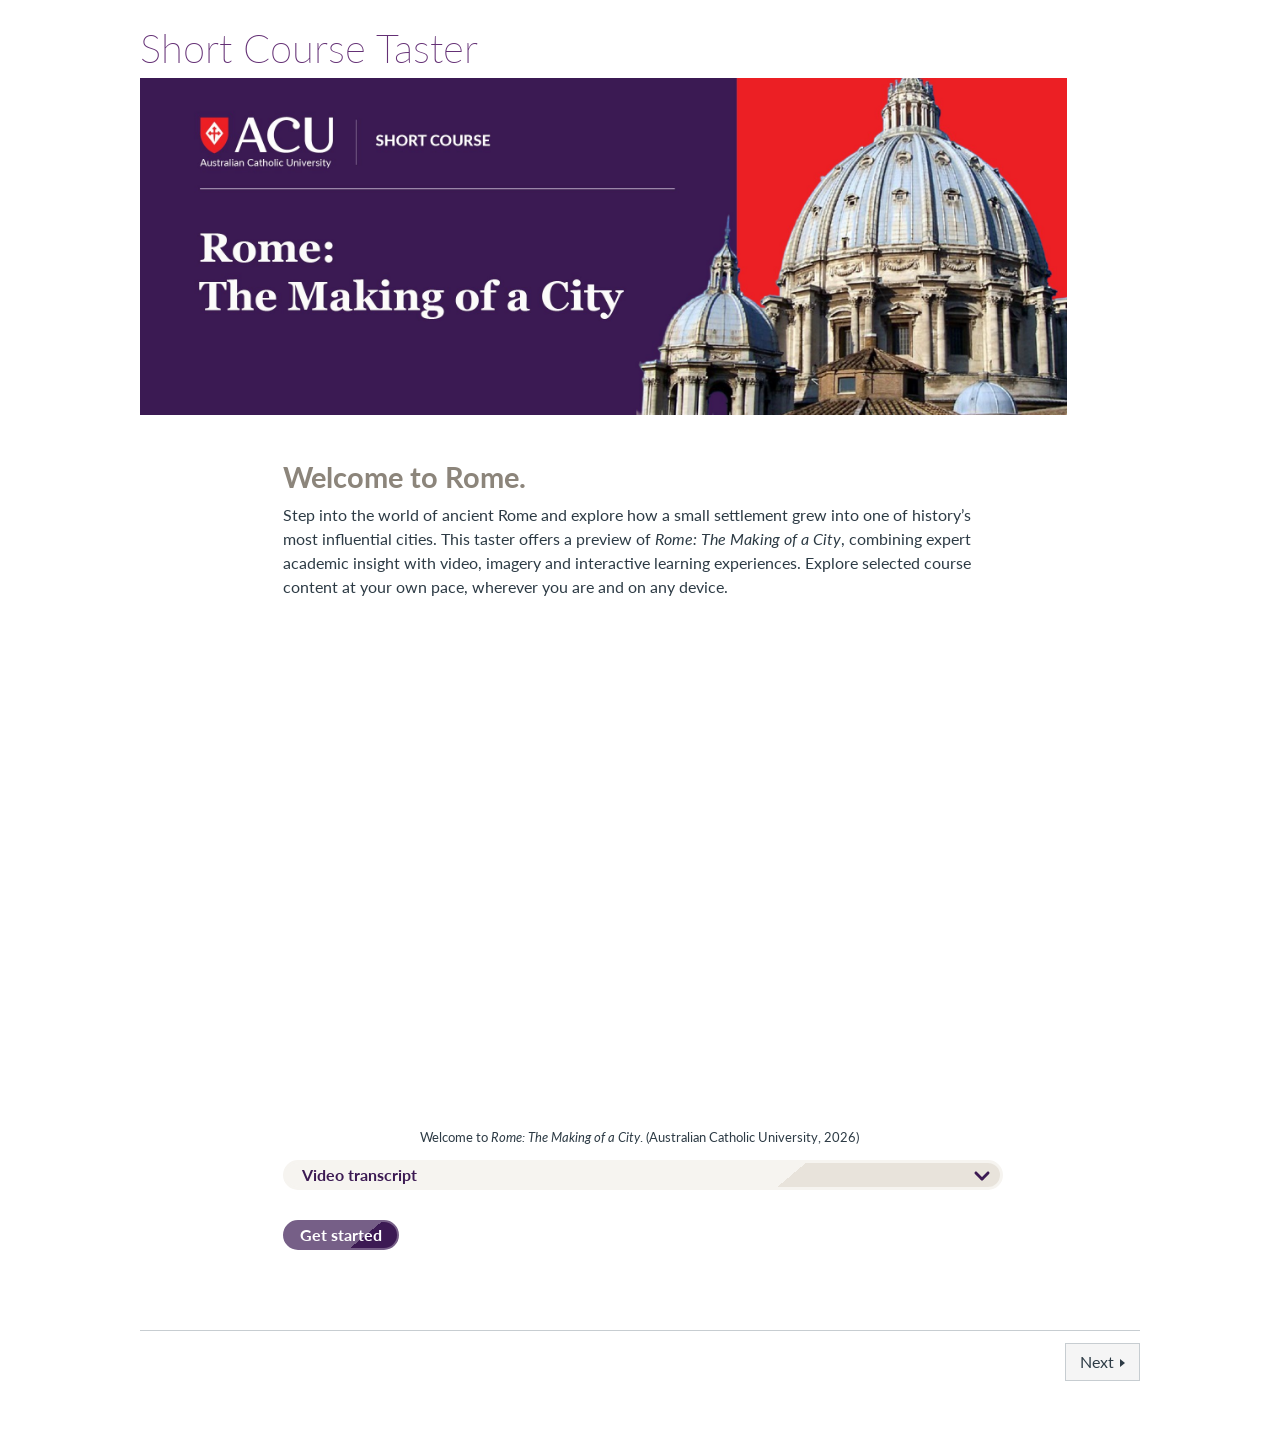
<file: index.html>
<!DOCTYPE html>
<html lang="en-AU">
<head>
  <meta charset="utf-8">
  <meta name="viewport" content="width=device-width, initial-scale=1">
  <title>Short Course Taster | Rome: The Making of a City – Short Course Sample</title>

  <!-- Same order Canvas loads them: root account, Short Courses theme, then the Canvas stand-in -->
  <link rel="stylesheet" href="css/root.css">
  <link rel="stylesheet" href="css/acu.shortcourse_Theme_v4_1.css">
  <link rel="stylesheet" href="css/acu.main.css">
  <link rel="stylesheet" href="css/canvas-shell.css">
  <script src="js/acu-interactives.js" defer></script>
</head>
<body class="pages show">
  <div id="content-wrapper">
    <div id="content" role="main">
      <div id="wiki_page_show">
        <div class="show-content user_content clearfix enhanced">

          <h1 class="page-title">Short Course Taster</h1>

          <p class="banner"><img src="images/banner-rome.jpg" alt="The Making of a City Course Banner" width="927"></p>
          <h2>Welcome to Rome.</h2>
          <p>Step into the world of ancient Rome and explore how a small settlement grew into one of history&rsquo;s most influential cities. This taster offers a preview of <em>Rome: The Making of a City</em>, combining expert academic insight with video, imagery and interactive learning experiences. Explore selected course content at your own pace, wherever you are and on any device.</p>
          <figure style="aspect-ratio: auto; margin-top: 1rem;">
              <iframe title="Welcome Message" src="https://echo360.net.au/media/936e04d6-765b-49e1-a995-8bb62dbbb742/public?autoplay=false&amp;automute=false" width="1280" height="720" loading="lazy" allowfullscreen="allowfullscreen" frameborder="0"></iframe>
              <figcaption class="sm-font" style="margin-top: 1rem; text-align: center;">Welcome to <em>Rome: The Making of a City</em>. (Australian Catholic University, 2026)</figcaption>
          </figure>
          <div class="acu_click-reveal description">
              <div>Video transcript</div>
              <div>
                  <p>Hello, and welcome to <em>Rome: The Making of a City</em>.</p>
                  <p><em>We are delighted to take this journey with you through time and across one of the world&rsquo;s most significant cities, guided by the expertise of ACU&rsquo;s humanities scholars, with experience teaching on the ACU Rome campus.</em></p>
                  <p><em>This non-award course is intended as an introduction to the rich history of the city of Rome, for anyone with a passion for the past. Discover key events, buildings, artefacts and texts that connect the city&rsquo;s past to the present and the individuals who have shaped its story.</em></p>
                  <p><em>Rome has a long and complex history as an international city, and it has been built by the activities of people from near and far. The world has long come to Rome. It&rsquo;s a city that was not simply created in one era but many, and it has been shaped by diverse people, rich and poor, free and enslaved, migrants and travellers, poets, and artists, and the everyday inhabitants who have lived and worked here for centuries.</em></p>
                  <p><em>In this course, we&rsquo;ll introduce you to some of the key individuals, places and artworks that made it the city we find today. We&rsquo;ll listen to their stories, hear their poetry, view the art that they made to understand the city they lived in, and discover how they wrote its history in text and in stone. We&rsquo;ll keep you located in the modern city and focus on sites and artefacts that you can still visit, whether from your armchair or in person.</em></p>
                  <p><em>The short course is designed as about 8 hours of learning in total. Each module should take about an hour to explore and each ends with a multiple-choice quiz where you can consolidate your learning.</em></p>
                  <p><em>We recommend following the modules in sequence, taking time to engage with the videos, audio discussion and readings as you go. You can revisit the materials whenever you wish.</em></p>
                  <p><em>Take your time. This course is for you to enjoy. It is self-paced and there are many opportunities to explore areas of your interest with further reading options.</em></p>
                  <p><em>I hope you enjoy the course!</em></p>
              </div>
          </div>
          <p><a class="button button-purple" title="Get started" role="button" href="overview.html">Get started</a></p>

        </div>
      </div>

      <div id="module_navigation_target">
        <nav class="module-sequence-footer" aria-label="Module navigation">
          <hr class="module-sequence-rule">
          <div class="module-sequence-footer-content">
            <span class="module-sequence-footer-button--next">
              <a class="Button" href="overview.html">Next<i class="icon-mini-arrow-right" aria-hidden="true"></i><span class="screenreader-only">: Overview</span></a>
            </span>
          </div>
        </nav>
      </div>
    </div>
  </div>
</body>
</html>
</file>
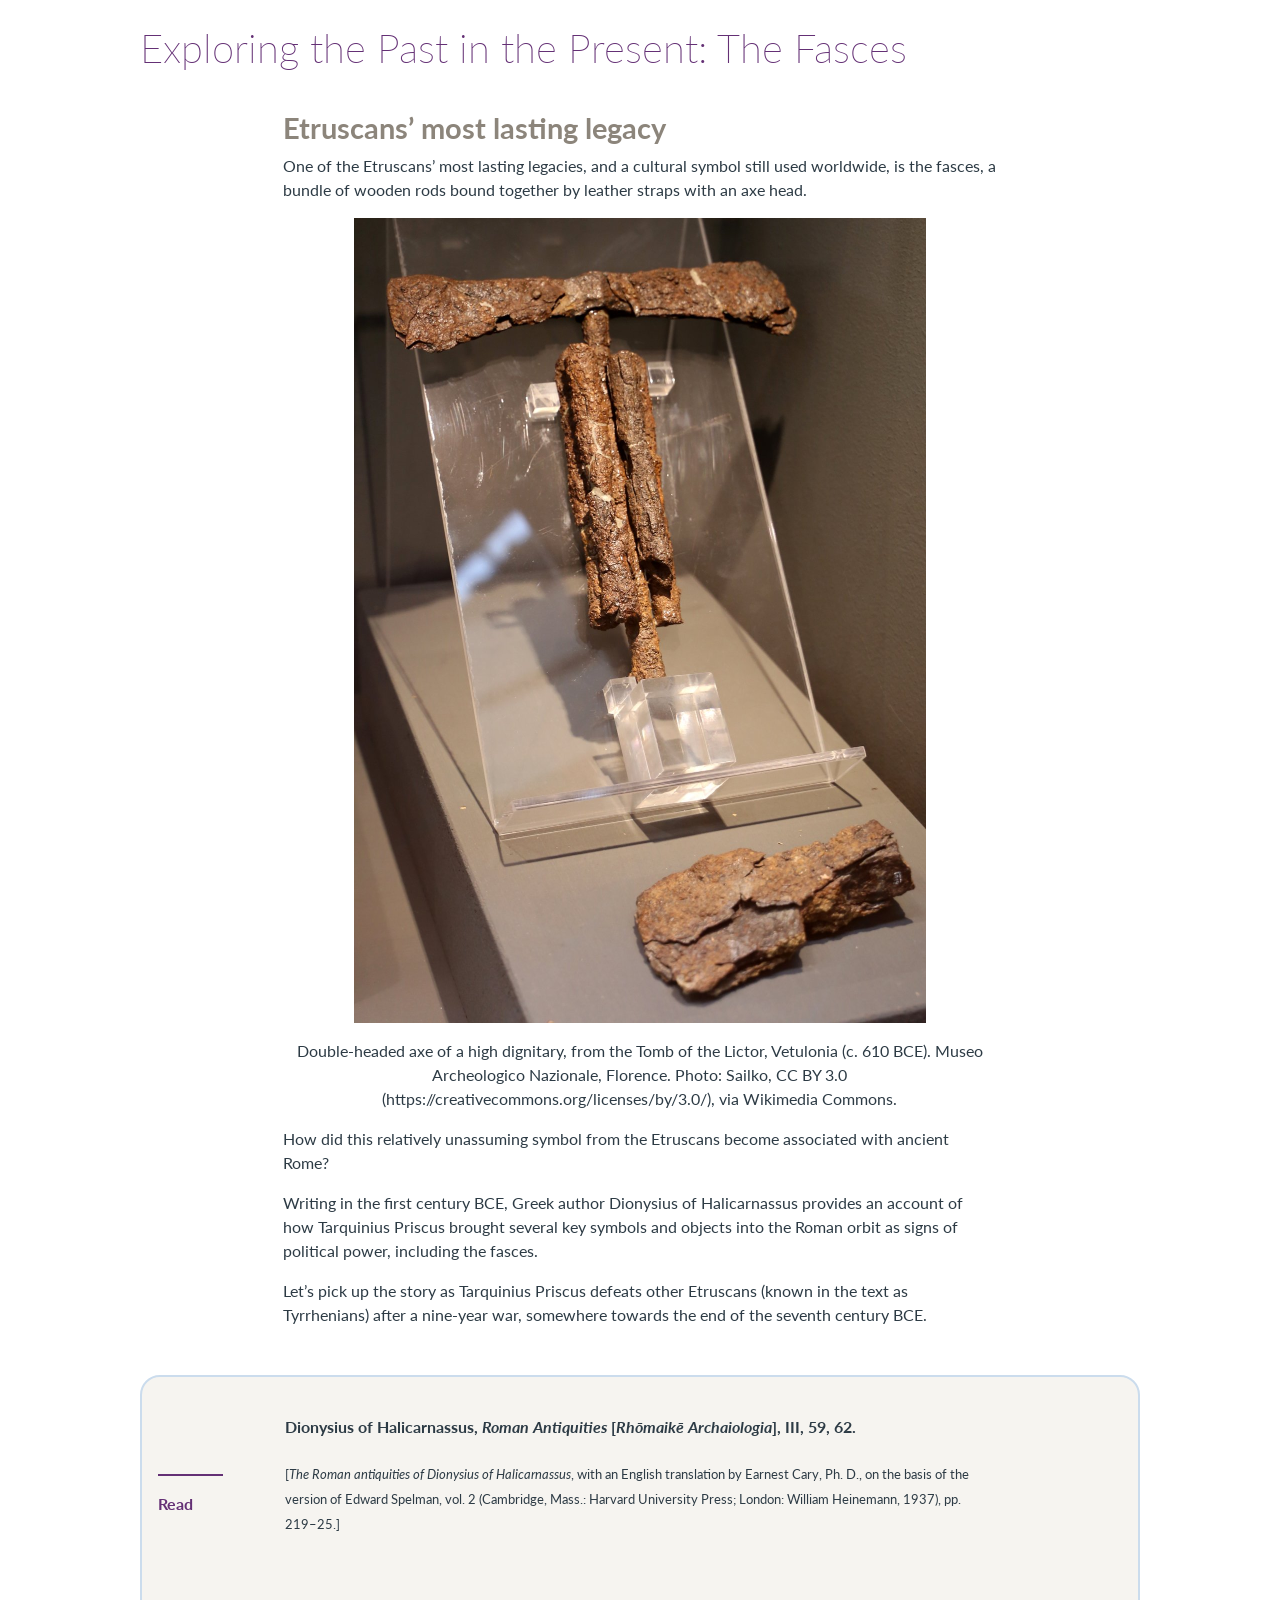
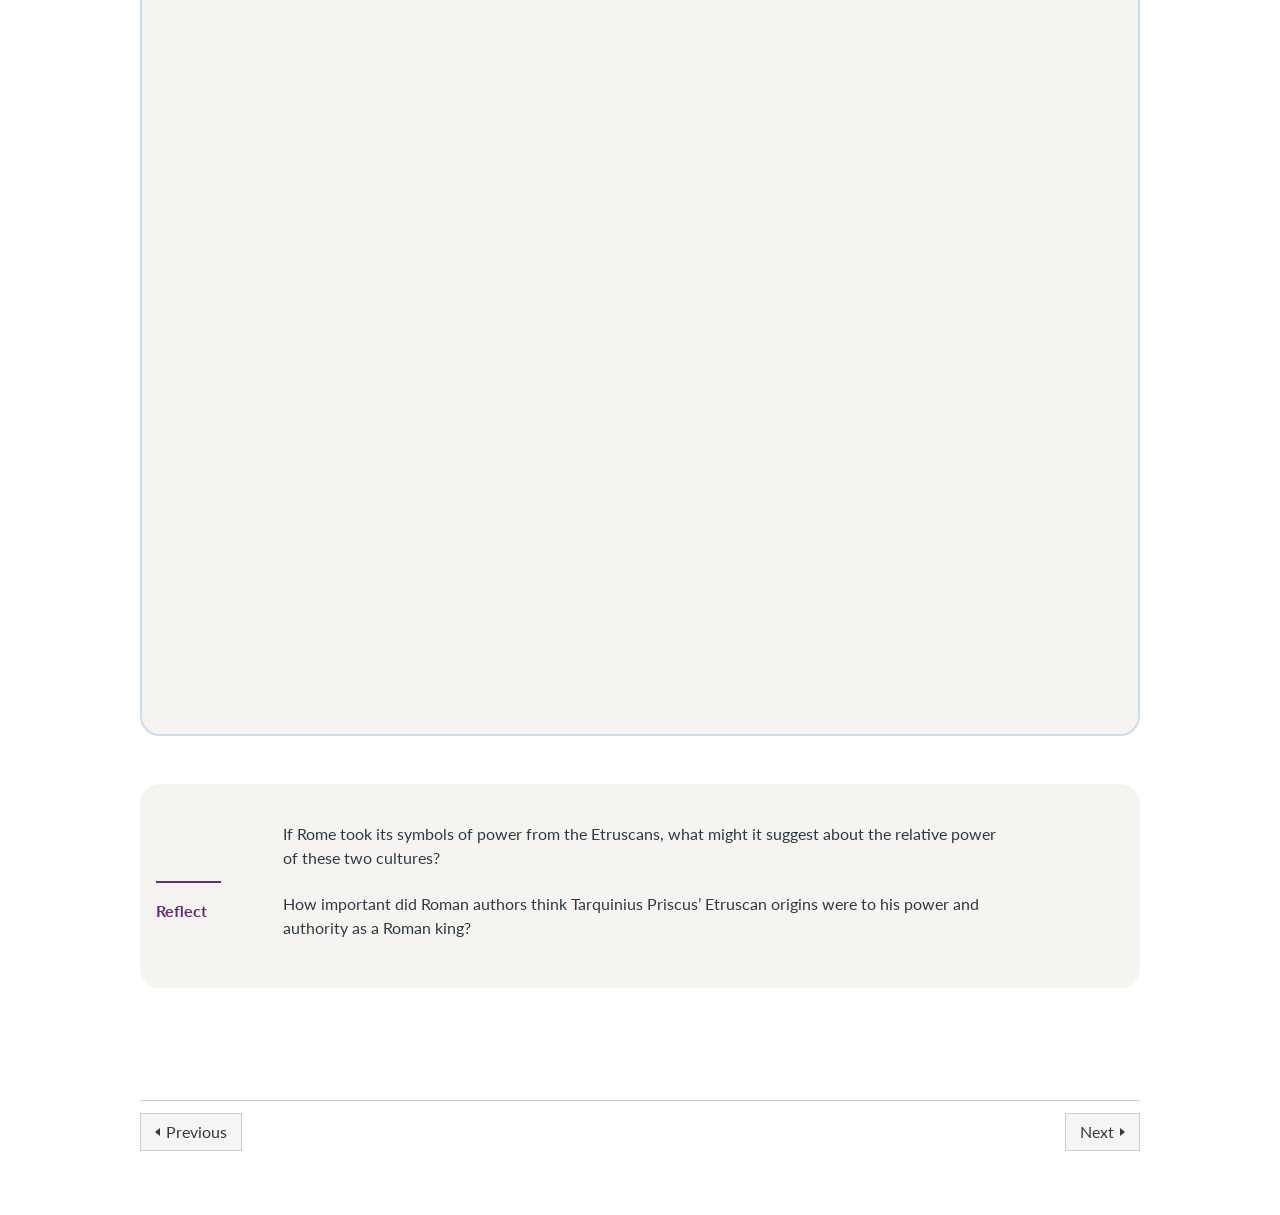
<file: fasces.html>
<!DOCTYPE html>
<html lang="en-AU">
<head>
  <meta charset="utf-8">
  <meta name="viewport" content="width=device-width, initial-scale=1">
  <title>Exploring the Past in the Present: The Fasces | Rome: The Making of a City – Short Course Sample</title>

  <!-- Same order Canvas loads them: root account, Short Courses theme, then the Canvas stand-in -->
  <link rel="stylesheet" href="css/root.css">
  <link rel="stylesheet" href="css/acu.shortcourse_Theme_v4_1.css">
  <link rel="stylesheet" href="css/acu.main.css">
  <link rel="stylesheet" href="css/canvas-shell.css">
  <script src="js/acu-interactives.js" defer></script>
</head>
<body class="pages show">
  <div id="content-wrapper">
    <div id="content" role="main">
      <div id="wiki_page_show">
        <div class="show-content user_content clearfix enhanced">

          <h1 class="page-title">Exploring the Past in the Present: The Fasces</h1>

          <h2 style="text-align: left;">Etruscans&rsquo; most lasting legacy</h2>
          <p style="text-align: left;">One of the Etruscans&rsquo; most lasting legacies, and a cultural symbol still used worldwide, is the fasces, a bundle of wooden rods bound together by leather straps with an axe head.</p>
          <p><img style="display: block; margin-left: auto; margin-right: auto;" src="images/vetulonia-double-axe.jpg" alt="Double-headed axe of a high dignitary, from the Tomb of the Lictor, Vetulonia (c. 610 BCE)." width="572" height="805"></p>
          <p style="text-align: center;">Double-headed axe of a high dignitary, from the Tomb of the Lictor, Vetulonia (c. 610 BCE). Museo Archeologico Nazionale, Florence. Photo: Sailko, CC BY 3.0 (https://creativecommons.org/licenses/by/3.0/), via Wikimedia Commons.</p>
          <p>How did this relatively unassuming symbol from the Etruscans become associated with ancient Rome?</p>
          <p>Writing in the first century BCE, Greek author Dionysius of Halicarnassus provides an account of how Tarquinius Priscus brought several key symbols and objects into the Roman orbit as signs of political power, including the fasces.</p>
          <p>Let&rsquo;s pick up the story as Tarquinius Priscus defeats other Etruscans (known in the text as Tyrrhenians) after a nine-year war, somewhere towards the end of the seventh century BCE.</p>
          <div class="well well-reading">
              <div class="icon icon-read">
                  <p>Read</p>
              </div>
              <p><strong>Dionysius of Halicarnassus, <i>Roman Antiquities</i> [<i>Rh&omacr;maik&emacr; Archaiologia</i>], III, 59, 62.</strong></p>
              <p><span style="font-size: 10pt;">[<i>The Roman antiquities of Dionysius of Halicarnassus</i>, with an English translation by Earnest Cary, Ph. D., on the basis of the version of Edward Spelman, vol. 2 (Cambridge, Mass.: Harvard University Press; London: William Heinemann, 1937), pp. 219&ndash;25.]</span></p>
              <iframe style="display: block; margin: 0px; padding: 0px; width: 100% !important; max-width: none !important; height: 750px !important; border: 0px none currentcolor;" title="Dionysius of Halicarnassus, Roman Antiquities" src="https://archive.org/embed/romanantiquities02dionuoft" width="100%" height="750" loading="lazy" allowfullscreen="allowfullscreen"></iframe>
          </div>
          <div class="well well-share">
              <div class="icon rome-reflect">
                  <p>Reflect</p>
              </div>
              <p>If Rome took its symbols of power from the Etruscans, what might it suggest about the relative power of these two cultures?</p>
              <p>How important did Roman authors think Tarquinius Priscus&rsquo; Etruscan origins were to his power and authority as a Roman king?</p>
          </div>

        </div>
      </div>

      <div id="module_navigation_target">
        <nav class="module-sequence-footer" aria-label="Module navigation">
          <hr class="module-sequence-rule">
          <div class="module-sequence-footer-content">
            <span class="module-sequence-footer-button--previous">
              <a class="Button" href="tanaquil.html"><i class="icon-mini-arrow-left" aria-hidden="true"></i>Previous<span class="screenreader-only">: Lives in Focus: Tanaquil (600&ndash;575 BCE)</span></a>
            </span>
            <span class="module-sequence-footer-button--next">
              <a class="Button" href="thank-you.html">Next<i class="icon-mini-arrow-right" aria-hidden="true"></i><span class="screenreader-only">: Thank you</span></a>
            </span>
          </div>
        </nav>
      </div>
    </div>
  </div>
</body>
</html>
</file>
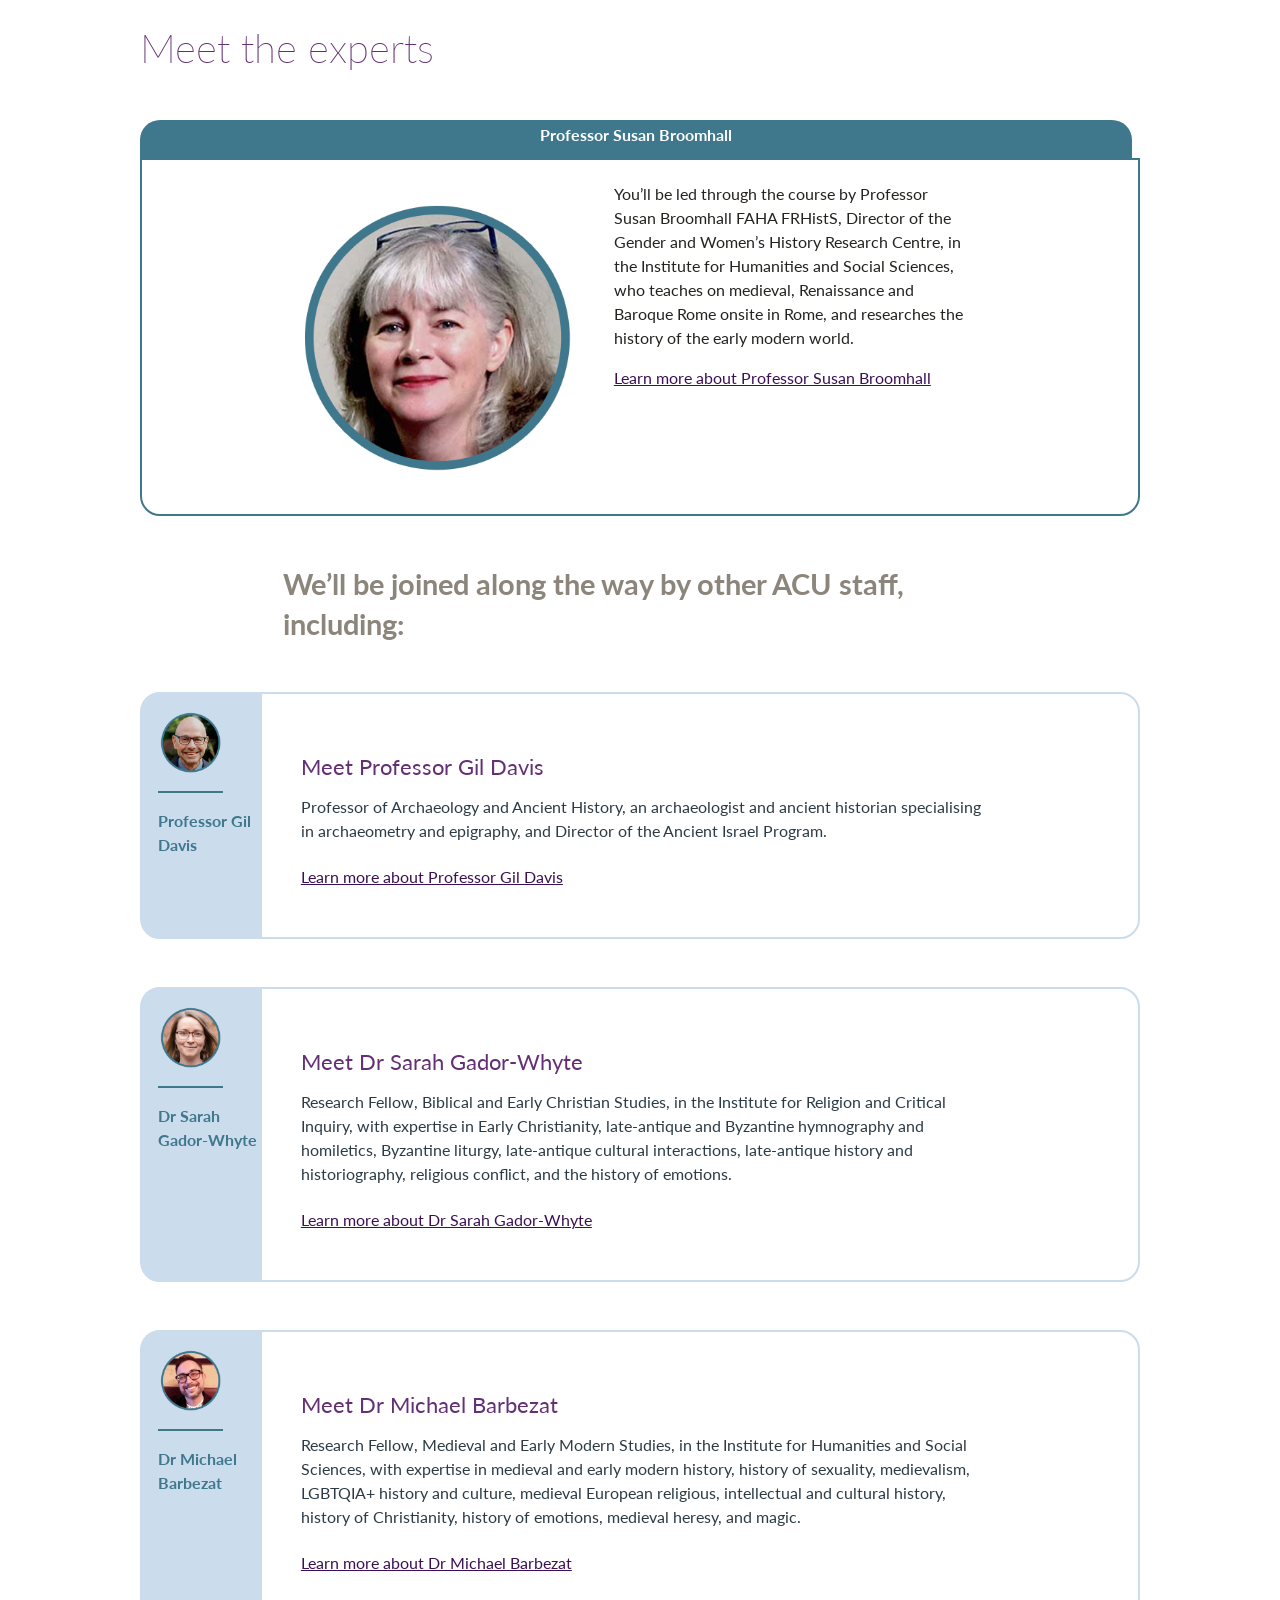
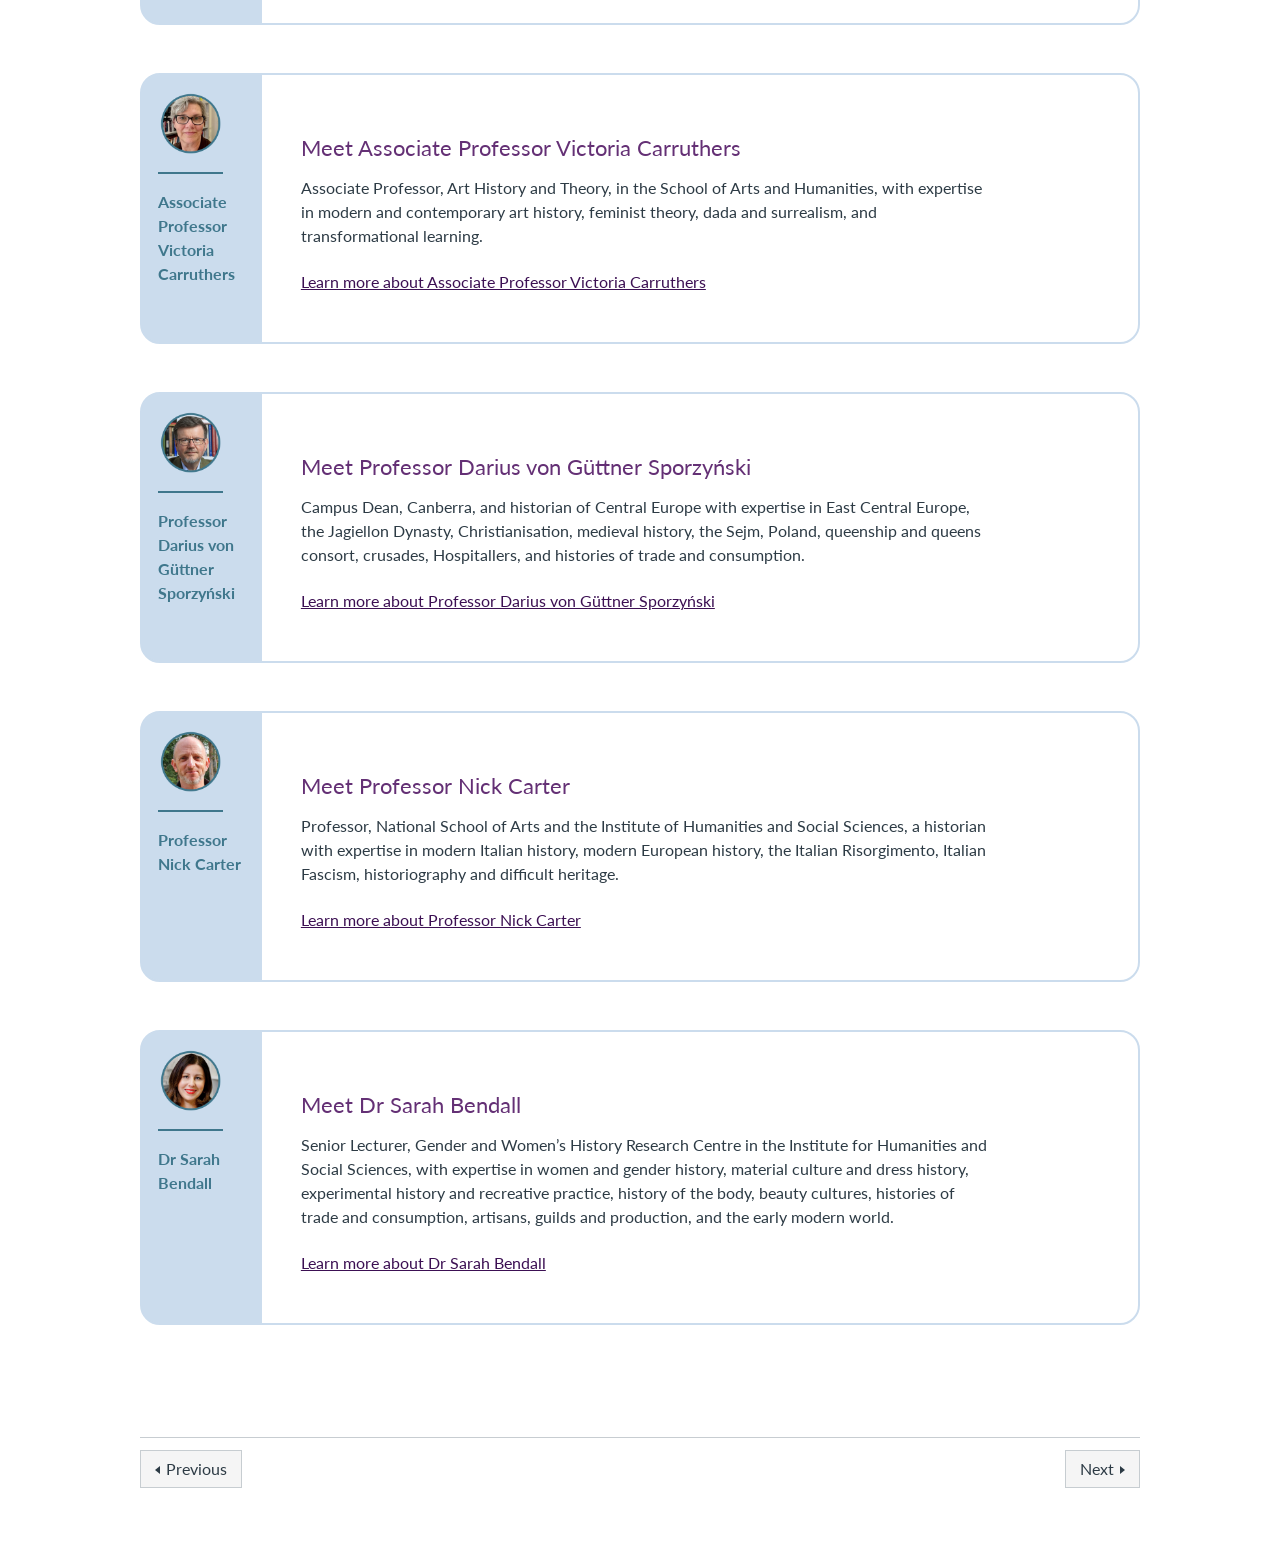
<file: meet-the-experts.html>
<!DOCTYPE html>
<html lang="en-AU">
<head>
  <meta charset="utf-8">
  <meta name="viewport" content="width=device-width, initial-scale=1">
  <title>Meet the experts | Rome: The Making of a City – Short Course Sample</title>

  <!-- Same order Canvas loads them: root account, Short Courses theme, then the Canvas stand-in -->
  <link rel="stylesheet" href="css/root.css">
  <link rel="stylesheet" href="css/acu.shortcourse_Theme_v4_1.css">
  <link rel="stylesheet" href="css/acu.main.css">
  <link rel="stylesheet" href="css/canvas-shell.css">
  <script src="js/acu-interactives.js" defer></script>
</head>
<body class="pages show">
  <div id="content-wrapper">
    <div id="content" role="main">
      <div id="wiki_page_show">
        <div class="show-content user_content clearfix enhanced">

          <h1 class="page-title">Meet the experts</h1>

          <div class="acu_tab" data-tab-layout-type="top">
              <div>Professor Susan Broomhall</div>
              <div>
                  <figure class="aspect-1-1 left-align-tab"><img src="images/experts/susan-broomhall.png" alt="Professor Susan Broomhall" width="300"></figure>
                  <p>You&rsquo;ll be led through the course by Professor Susan Broomhall FAHA FRHistS, Director of the Gender and Women&rsquo;s History Research Centre, in the Institute for Humanities and Social Sciences, who teaches on medieval, Renaissance and Baroque Rome onsite in Rome, and researches the history of the early modern world.</p>
                  <p><a href="https://www.acu.edu.au/research-and-enterprise/our-research-institutes/institute-for-humanities-and-social-sciences/our-people/susan-broomhall" target="_blank" rel="noopener">Learn more about Professor Susan Broomhall</a></p>
              </div>
          </div>
          <h2 style="margin-top: 2rem; text-align: left;">We&rsquo;ll be joined along the way by other ACU staff, including:</h2>
          <div class="well well-side-tab">
              <div class="icon icon-img"><img src="images/experts/gil-davis.png" alt="Professor Gil Davis">
                  <p>Professor Gil Davis</p>
              </div>
              <h3>Meet Professor Gil Davis</h3>
              <p>Professor of Archaeology and Ancient History, an archaeologist and ancient historian specialising in archaeometry and epigraphy, and Director of the Ancient Israel Program.</p>
              <p><a href="https://www.acu.edu.au/research-and-enterprise/our-people/gil-davis" target="_blank" rel="noopener">Learn more about Professor Gil Davis</a></p>
          </div>
          <div class="well well-side-tab">
              <div class="icon icon-img"><img src="images/experts/sarah-gador-whyte.png" alt="Dr Sarah Gador-Whyte">
                  <p>Dr Sarah Gador-Whyte</p>
              </div>
              <h3>Meet Dr Sarah Gador-Whyte</h3>
              <p>Research Fellow, Biblical and Early Christian Studies, in the Institute for Religion and Critical Inquiry, with expertise in Early Christianity, late-antique and Byzantine hymnography and homiletics, Byzantine liturgy, late-antique cultural interactions, late-antique history and historiography, religious conflict, and the history of emotions.</p>
              <p><a href="https://www.acu.edu.au/research-and-enterprise/our-research-institutes/institute-for-religion-and-critical-inquiry/our-people/sarah-gador-whyte" target="_blank" rel="noopener">Learn more about Dr Sarah Gador-Whyte</a></p>
          </div>
          <div class="well well-side-tab">
              <div class="icon icon-img"><img src="images/experts/michael-barbezat.png" alt="Dr Michael Barbezat">
                  <p>Dr Michael Barbezat</p>
              </div>
              <h3>Meet Dr Michael Barbezat</h3>
              <p>Research Fellow, Medieval and Early Modern Studies, in the Institute for Humanities and Social Sciences, with expertise in medieval and early modern history, history of sexuality, medievalism, LGBTQIA+ history and culture, medieval European religious, intellectual and cultural history, history of Christianity, history of emotions, medieval heresy, and magic.</p>
              <p><a href="https://www.acu.edu.au/research-and-enterprise/our-research-institutes/institute-for-humanities-and-social-sciences/our-people/dr-michael-barbezat" target="_blank" rel="noopener">Learn more about Dr Michael Barbezat</a></p>
          </div>
          <div class="well well-side-tab">
              <div class="icon icon-img"><img src="images/experts/victoria-carruthers.png" alt="Associate Professor Victoria Carruthers">
                  <p>Associate Professor Victoria Carruthers</p>
              </div>
              <h3>Meet Associate Professor Victoria Carruthers</h3>
              <p>Associate Professor, Art History and Theory, in the School of Arts and Humanities, with expertise in modern and contemporary art history, feminist theory, dada and surrealism, and transformational learning.</p>
              <p><a href="https://www.acu.edu.au/research-and-enterprise/our-people/victoria-carruthers" target="_blank" rel="noopener">Learn more about Associate Professor Victoria Carruthers</a></p>
          </div>
          <div class="well well-side-tab">
              <div class="icon icon-img"><img src="images/experts/darius-von-guttner.png" alt="Professor Darius von G&uuml;ttner Sporzyński">
                  <p>Professor Darius von G&uuml;ttner Sporzyński</p>
              </div>
              <h3>Meet Professor Darius von G&uuml;ttner Sporzyński</h3>
              <p>Campus Dean, Canberra, and historian of Central Europe with expertise in East Central Europe, the Jagiellon Dynasty, Christianisation, medieval history, the Sejm, Poland, queenship and queens consort, crusades, Hospitallers, and histories of trade and consumption.</p>
              <p><a href="https://www.acu.edu.au/research-and-enterprise/our-research-institutes/institute-for-humanities-and-social-sciences/our-people/darius-von-guttner-sporzynski" target="_blank" rel="noopener">Learn more about Professor Darius von G&uuml;ttner Sporzyński</a></p>
          </div>
          <div class="well well-side-tab">
              <div class="icon icon-img"><img src="images/experts/nick-carter.png" alt="Professor Nick Carter">
                  <p>Professor Nick Carter</p>
              </div>
              <h3>Meet Professor Nick Carter</h3>
              <p>Professor, National School of Arts and the Institute of Humanities and Social Sciences, a historian with expertise in modern Italian history, modern European history, the Italian Risorgimento, Italian Fascism, historiography and difficult heritage.</p>
              <p><a href="https://www.acu.edu.au/research-and-enterprise/our-people/nick-carter" target="_blank" rel="noopener">Learn more about Professor Nick Carter</a></p>
          </div>
          <div class="well well-side-tab">
              <div class="icon icon-img"><img src="images/experts/sarah-bendall.png" alt="Dr Sarah Bendall">
                  <p>Dr Sarah Bendall</p>
              </div>
              <h3>Meet Dr Sarah Bendall</h3>
              <p>Senior Lecturer, Gender and Women&rsquo;s History Research Centre in the Institute for Humanities and Social Sciences, with expertise in women and gender history, material culture and dress history, experimental history and recreative practice, history of the body, beauty cultures, histories of trade and consumption, artisans, guilds and production, and the early modern world.</p>
              <p><a href="https://www.acu.edu.au/research-and-enterprise/our-research-institutes/institute-for-humanities-and-social-sciences/our-people/sarah-bendall" target="_blank" rel="noopener">Learn more about Dr Sarah Bendall</a></p>
          </div>

        </div>
      </div>

      <div id="module_navigation_target">
        <nav class="module-sequence-footer" aria-label="Module navigation">
          <hr class="module-sequence-rule">
          <div class="module-sequence-footer-content">
            <span class="module-sequence-footer-button--previous">
              <a class="Button" href="overview.html"><i class="icon-mini-arrow-left" aria-hidden="true"></i>Previous<span class="screenreader-only">: Overview</span></a>
            </span>
            <span class="module-sequence-footer-button--next">
              <a class="Button" href="module-1-sample.html">Next<i class="icon-mini-arrow-right" aria-hidden="true"></i><span class="screenreader-only">: Module 1 Sample</span></a>
            </span>
          </div>
        </nav>
      </div>
    </div>
  </div>
</body>
</html>
</file>
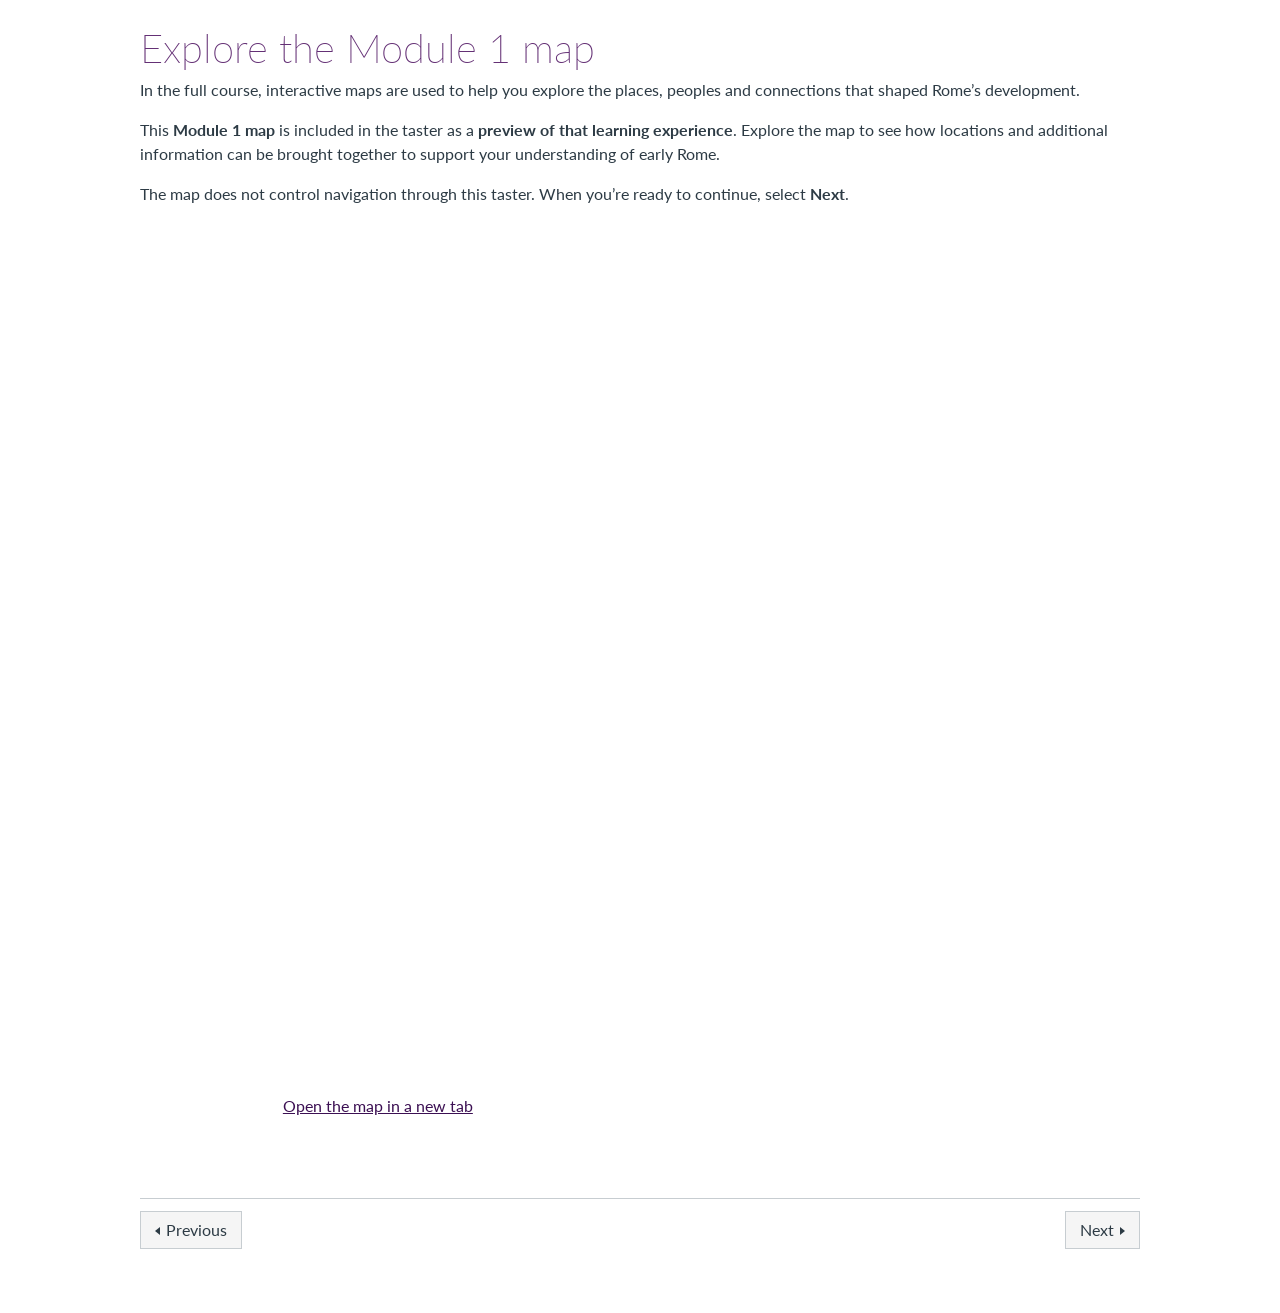
<file: module-1-map.html>
<!DOCTYPE html>
<html lang="en-AU">
<head>
  <meta charset="utf-8">
  <meta name="viewport" content="width=device-width, initial-scale=1">
  <title>Explore the Module 1 map | Rome: The Making of a City – Short Course Sample</title>

  <!-- Same order Canvas loads them: root account, Short Courses theme, then the Canvas stand-in -->
  <link rel="stylesheet" href="css/root.css">
  <link rel="stylesheet" href="css/acu.shortcourse_Theme_v4_1.css">
  <link rel="stylesheet" href="css/acu.main.css">
  <link rel="stylesheet" href="css/canvas-shell.css">
  <script src="js/acu-interactives.js" defer></script>
</head>
<body class="pages show">
  <div id="content-wrapper">
    <div id="content" role="main">
      <div id="wiki_page_show">
        <div class="show-content user_content clearfix enhanced">

          <h1 class="page-title">Explore the Module 1 map</h1>

          <div>
              <p>In the full course, interactive maps are used to help you explore the places, peoples and connections that shaped Rome&rsquo;s development.</p>
              <p>This <strong>Module 1 map</strong> is included in the taster as a <strong>preview of that learning experience</strong>. Explore the map to see how locations and additional information can be brought together to support your understanding of early Rome.</p>
              <p>The map does not control navigation through this taster. When you&rsquo;re ready to continue, select <strong>Next</strong>.</p>
          </div>
          <p><iframe style="max-width: 100%; border: 0px none currentcolor;" title="Rome course map: interactive map of the places in each module" src="https://cei-dlc.acucontenthub.acu.edu.au/Floreo/map-of-rome/module-1-map.html" width="100%" height="850" loading="lazy" allow="fullscreen"></iframe></p>
          <p><a href="https://cei-dlc.acucontenthub.acu.edu.au/Floreo/map-of-rome/module-1-map.html" target="_blank" rel="noopener">Open the map in a new tab</a></p>

        </div>
      </div>

      <div id="module_navigation_target">
        <nav class="module-sequence-footer" aria-label="Module navigation">
          <hr class="module-sequence-rule">
          <div class="module-sequence-footer-content">
            <span class="module-sequence-footer-button--previous">
              <a class="Button" href="module-1-sample.html"><i class="icon-mini-arrow-left" aria-hidden="true"></i>Previous<span class="screenreader-only">: Module 1 Sample</span></a>
            </span>
            <span class="module-sequence-footer-button--next">
              <a class="Button" href="tanaquil.html">Next<i class="icon-mini-arrow-right" aria-hidden="true"></i><span class="screenreader-only">: Lives in Focus: Tanaquil (600&ndash;575 BCE)</span></a>
            </span>
          </div>
        </nav>
      </div>
    </div>
  </div>
</body>
</html>
</file>
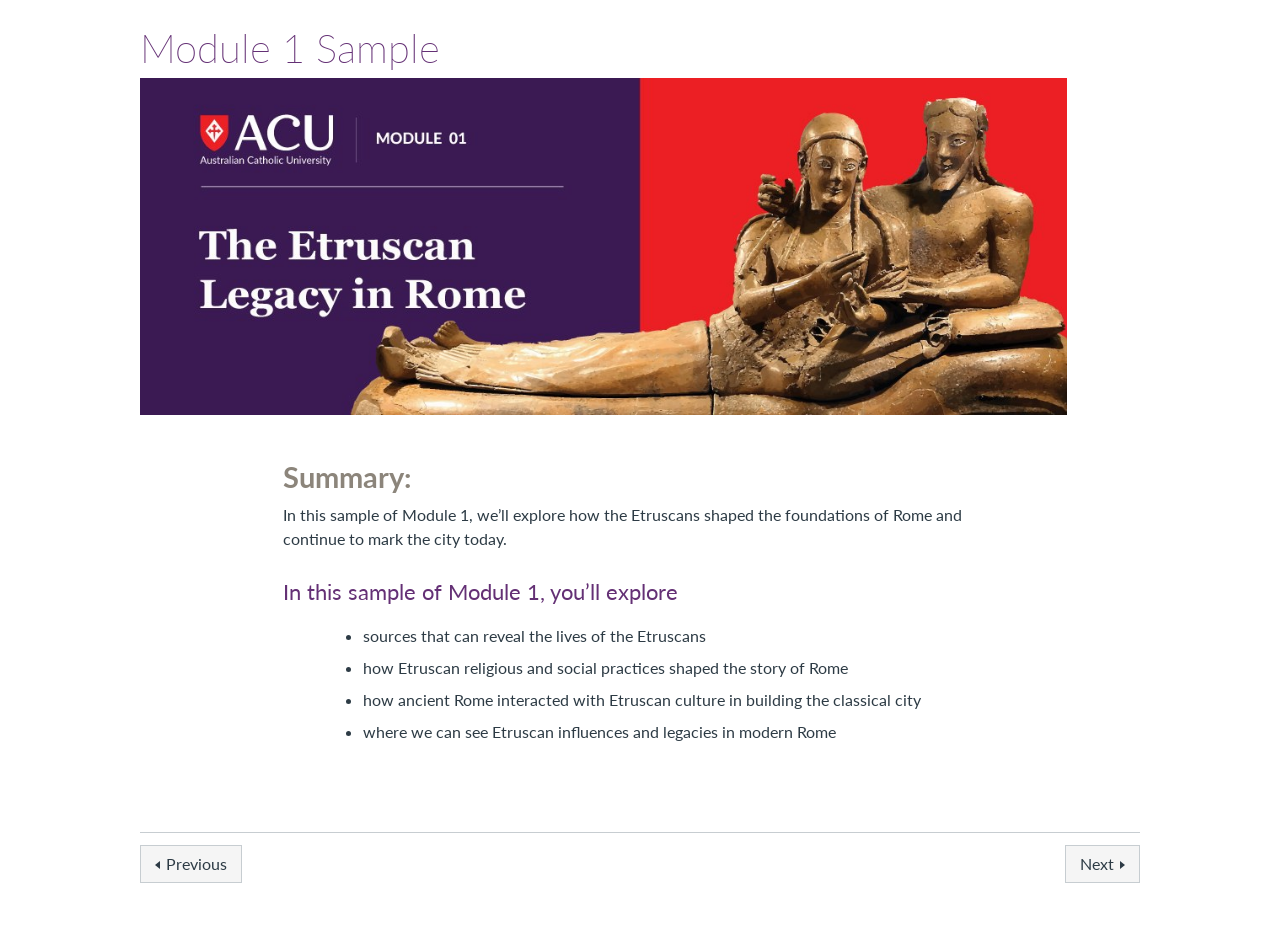
<file: module-1-sample.html>
<!DOCTYPE html>
<html lang="en-AU">
<head>
  <meta charset="utf-8">
  <meta name="viewport" content="width=device-width, initial-scale=1">
  <title>Module 1 Sample | Rome: The Making of a City – Short Course Sample</title>

  <!-- Same order Canvas loads them: root account, Short Courses theme, then the Canvas stand-in -->
  <link rel="stylesheet" href="css/root.css">
  <link rel="stylesheet" href="css/acu.shortcourse_Theme_v4_1.css">
  <link rel="stylesheet" href="css/acu.main.css">
  <link rel="stylesheet" href="css/canvas-shell.css">
  <script src="js/acu-interactives.js" defer></script>
</head>
<body class="pages show">
  <div id="content-wrapper">
    <div id="content" role="main">
      <div id="wiki_page_show">
        <div class="show-content user_content clearfix enhanced">

          <h1 class="page-title">Module 1 Sample</h1>

          <p class="banner"><img src="images/banner-module-1.jpg" alt="Module 1: The Etruscan Legacy in Rome banner" width="927"></p>
          <h2><strong>Summary:</strong></h2>
          <p>In this sample of Module 1, we&rsquo;ll explore how the Etruscans shaped the foundations of Rome and continue to mark the city today.</p>
          <h3>In this sample of Module 1, you&rsquo;ll explore</h3>
          <ul>
              <li>sources that can reveal the lives of the Etruscans</li>
              <li>how Etruscan religious and social practices shaped the story of Rome</li>
              <li>how ancient Rome interacted with Etruscan culture in building the classical city</li>
              <li>where we can see Etruscan influences and legacies in modern Rome</li>
          </ul>

        </div>
      </div>

      <div id="module_navigation_target">
        <nav class="module-sequence-footer" aria-label="Module navigation">
          <hr class="module-sequence-rule">
          <div class="module-sequence-footer-content">
            <span class="module-sequence-footer-button--previous">
              <a class="Button" href="meet-the-experts.html"><i class="icon-mini-arrow-left" aria-hidden="true"></i>Previous<span class="screenreader-only">: Meet the experts</span></a>
            </span>
            <span class="module-sequence-footer-button--next">
              <a class="Button" href="module-1-map.html">Next<i class="icon-mini-arrow-right" aria-hidden="true"></i><span class="screenreader-only">: Explore the Module 1 map</span></a>
            </span>
          </div>
        </nav>
      </div>
    </div>
  </div>
</body>
</html>
</file>
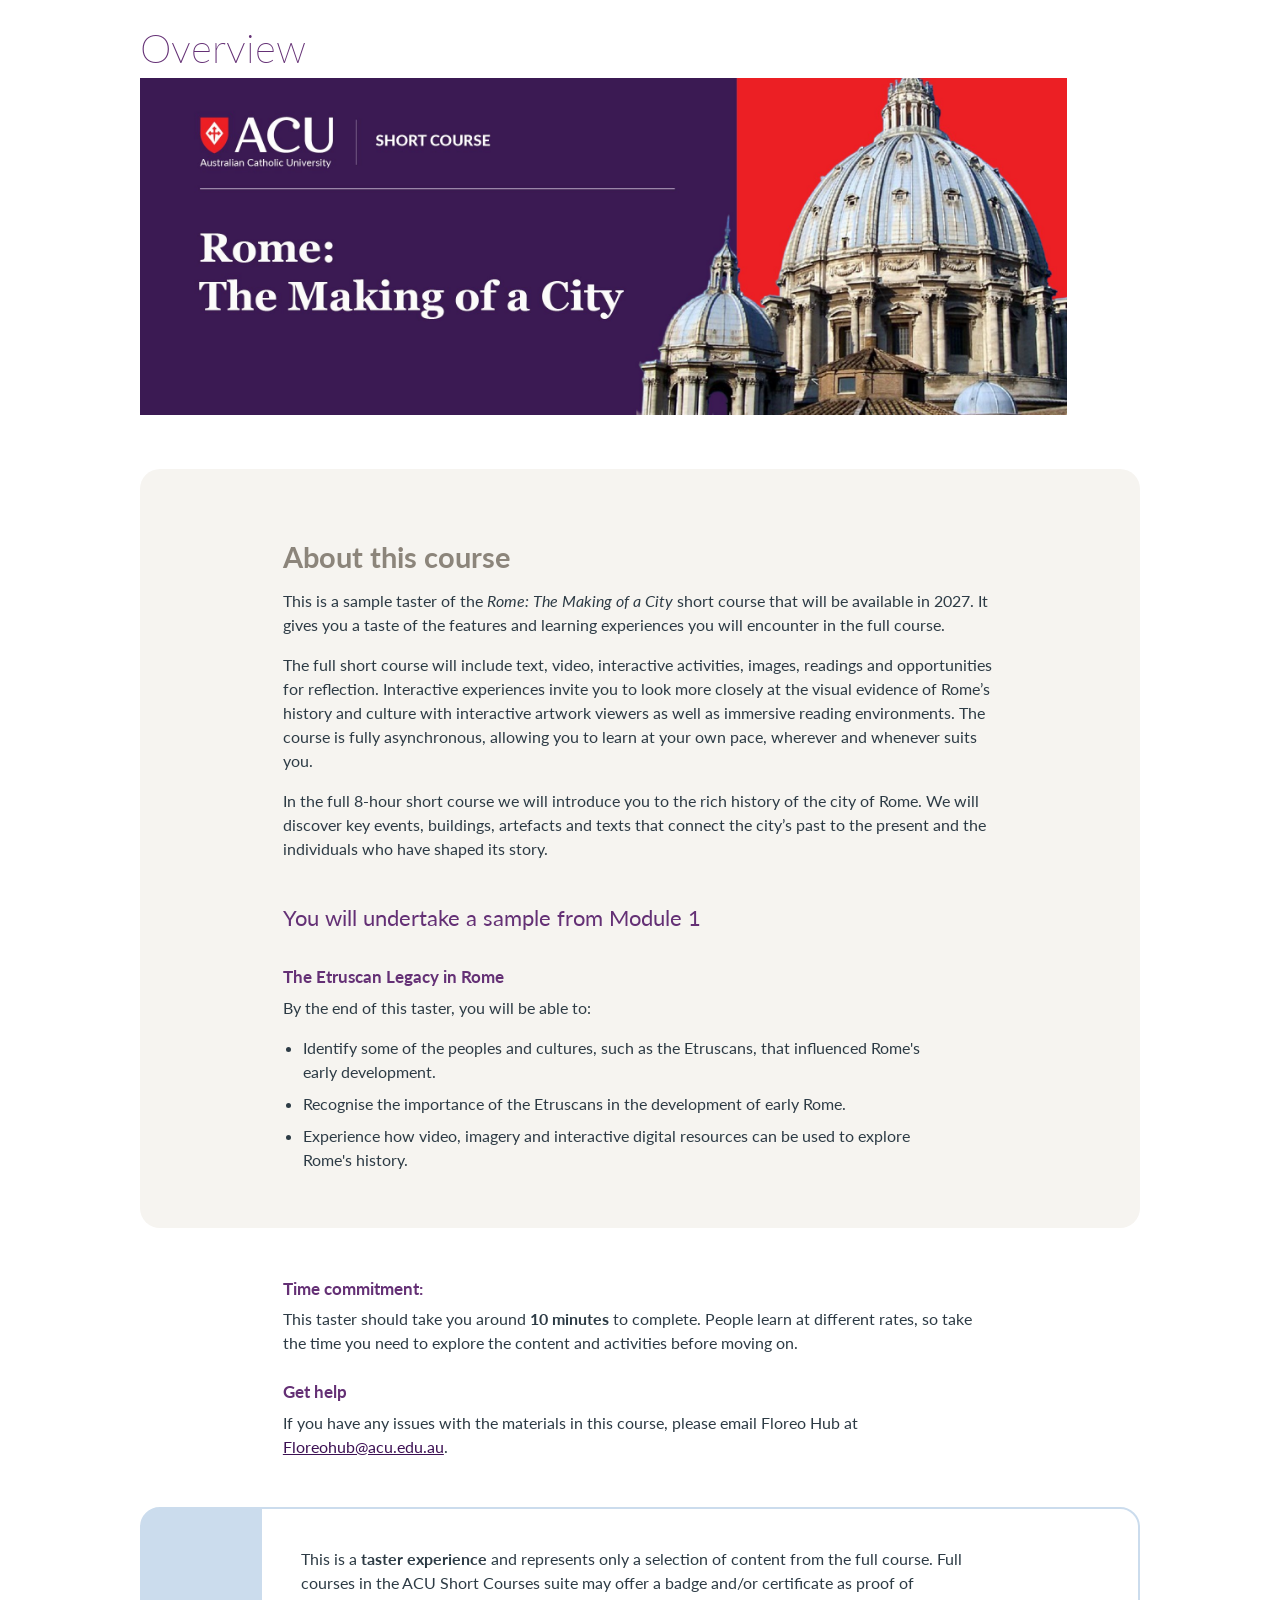
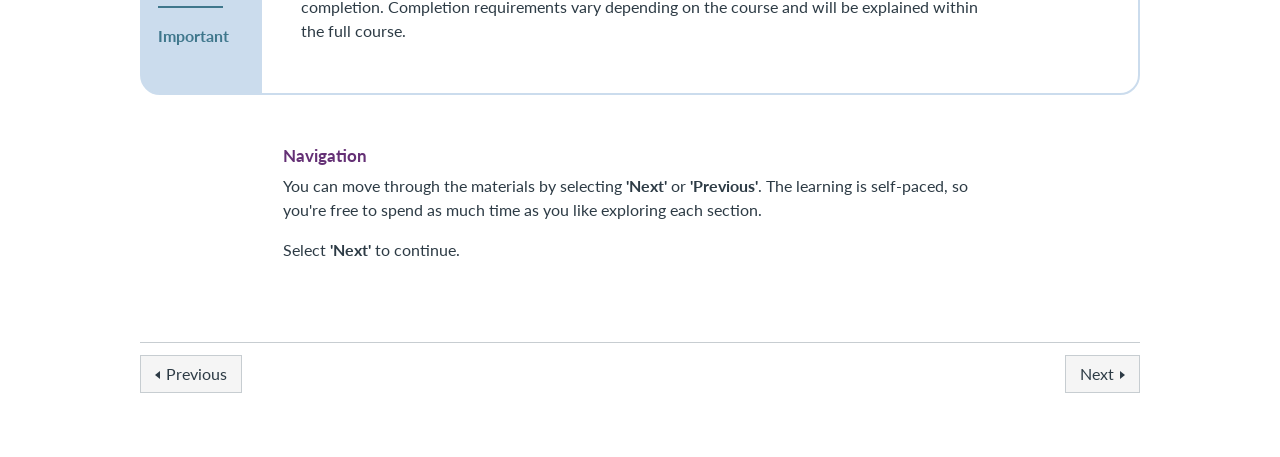
<file: overview.html>
<!DOCTYPE html>
<html lang="en-AU">
<head>
  <meta charset="utf-8">
  <meta name="viewport" content="width=device-width, initial-scale=1">
  <title>Overview | Rome: The Making of a City – Short Course Sample</title>

  <!-- Same order Canvas loads them: root account, Short Courses theme, then the Canvas stand-in -->
  <link rel="stylesheet" href="css/root.css">
  <link rel="stylesheet" href="css/acu.shortcourse_Theme_v4_1.css">
  <link rel="stylesheet" href="css/acu.main.css">
  <link rel="stylesheet" href="css/canvas-shell.css">
  <script src="js/acu-interactives.js" defer></script>
</head>
<body class="pages show">
  <div id="content-wrapper">
    <div id="content" role="main">
      <div id="wiki_page_show">
        <div class="show-content user_content clearfix enhanced">

          <h1 class="page-title">Overview</h1>

          <p class="banner"><img src="images/banner-rome.jpg" alt="Rome: The Making of a City Course Banner" width="927"></p>
          <div class="well">
              <h2>About this course</h2>
              <div>
                  <p>This is a sample taster of the <em>Rome: The Making of a City</em> short course that will be available in 2027. It gives you a taste of the features and learning experiences you will encounter in the full course.</p>
                  <p>The full short course will include text, video, interactive activities, images, readings and opportunities for reflection. Interactive experiences invite you to look more closely at the visual evidence of Rome&rsquo;s history and culture with interactive artwork viewers as well as immersive reading environments. The course is fully asynchronous, allowing you to learn at your own pace, wherever and whenever suits you.</p>
                  <p>In the full 8-hour short course we will introduce you to the rich history of the city of Rome. We will discover key events, buildings, artefacts and texts that connect the city&rsquo;s past to the present and the individuals who have shaped its story.</p>
              </div>
              <h3>You will undertake a sample from Module 1</h3>
              <h4>The Etruscan Legacy in Rome</h4>
              <div>
                  <p>By the end of this taster, you will be able to:</p>
                  <ul style="list-style-type: disc; padding-left: 1.25rem;">
                      <li style="margin-left: 0;">Identify some of the peoples and cultures, such as the Etruscans, that influenced Rome's early development.</li>
                      <li style="margin-left: 0;">Recognise the importance of the Etruscans in the development of early Rome.</li>
                      <li style="margin-left: 0;">Experience how video, imagery and interactive digital resources can be used to explore Rome's history.</li>
                  </ul>
              </div>
          </div>
          <h4>Time commitment:</h4>
          <p>This taster should take you around <strong>10 minutes</strong> to complete. People learn at different rates, so take the time you need to explore the content and activities before moving on.</p>
          <h4>Get help</h4>
          <p>If you have any issues with the materials in this course, please email Floreo Hub at <a href="mailto:Floreohub@acu.edu.au" target="_blank" rel="noopener">Floreohub@acu.edu.au</a>.</p>
          <div class="well well-side-tab">
              <div class="icon icon-important">
                  <p>Important</p>
              </div>
              <p>This is a <strong>taster experience </strong>and represents only a selection of content from the full course. Full courses in the ACU Short Courses suite may offer a badge and/or certificate as proof of completion. Completion requirements vary depending on the course and will be explained within the full course.</p>
          </div>
          <h4>Navigation</h4>
          <p>You can move through the materials by selecting <strong>'Next'</strong> or <strong>'Previous'</strong>. The learning is self-paced, so you're free to spend as much time as you like exploring each section.</p>
          <p>Select <strong>'Next'</strong> to continue.</p>

        </div>
      </div>

      <div id="module_navigation_target">
        <nav class="module-sequence-footer" aria-label="Module navigation">
          <hr class="module-sequence-rule">
          <div class="module-sequence-footer-content">
            <span class="module-sequence-footer-button--previous">
              <a class="Button" href="index.html"><i class="icon-mini-arrow-left" aria-hidden="true"></i>Previous<span class="screenreader-only">: Short Course Taster</span></a>
            </span>
            <span class="module-sequence-footer-button--next">
              <a class="Button" href="meet-the-experts.html">Next<i class="icon-mini-arrow-right" aria-hidden="true"></i><span class="screenreader-only">: Meet the experts</span></a>
            </span>
          </div>
        </nav>
      </div>
    </div>
  </div>
</body>
</html>
</file>
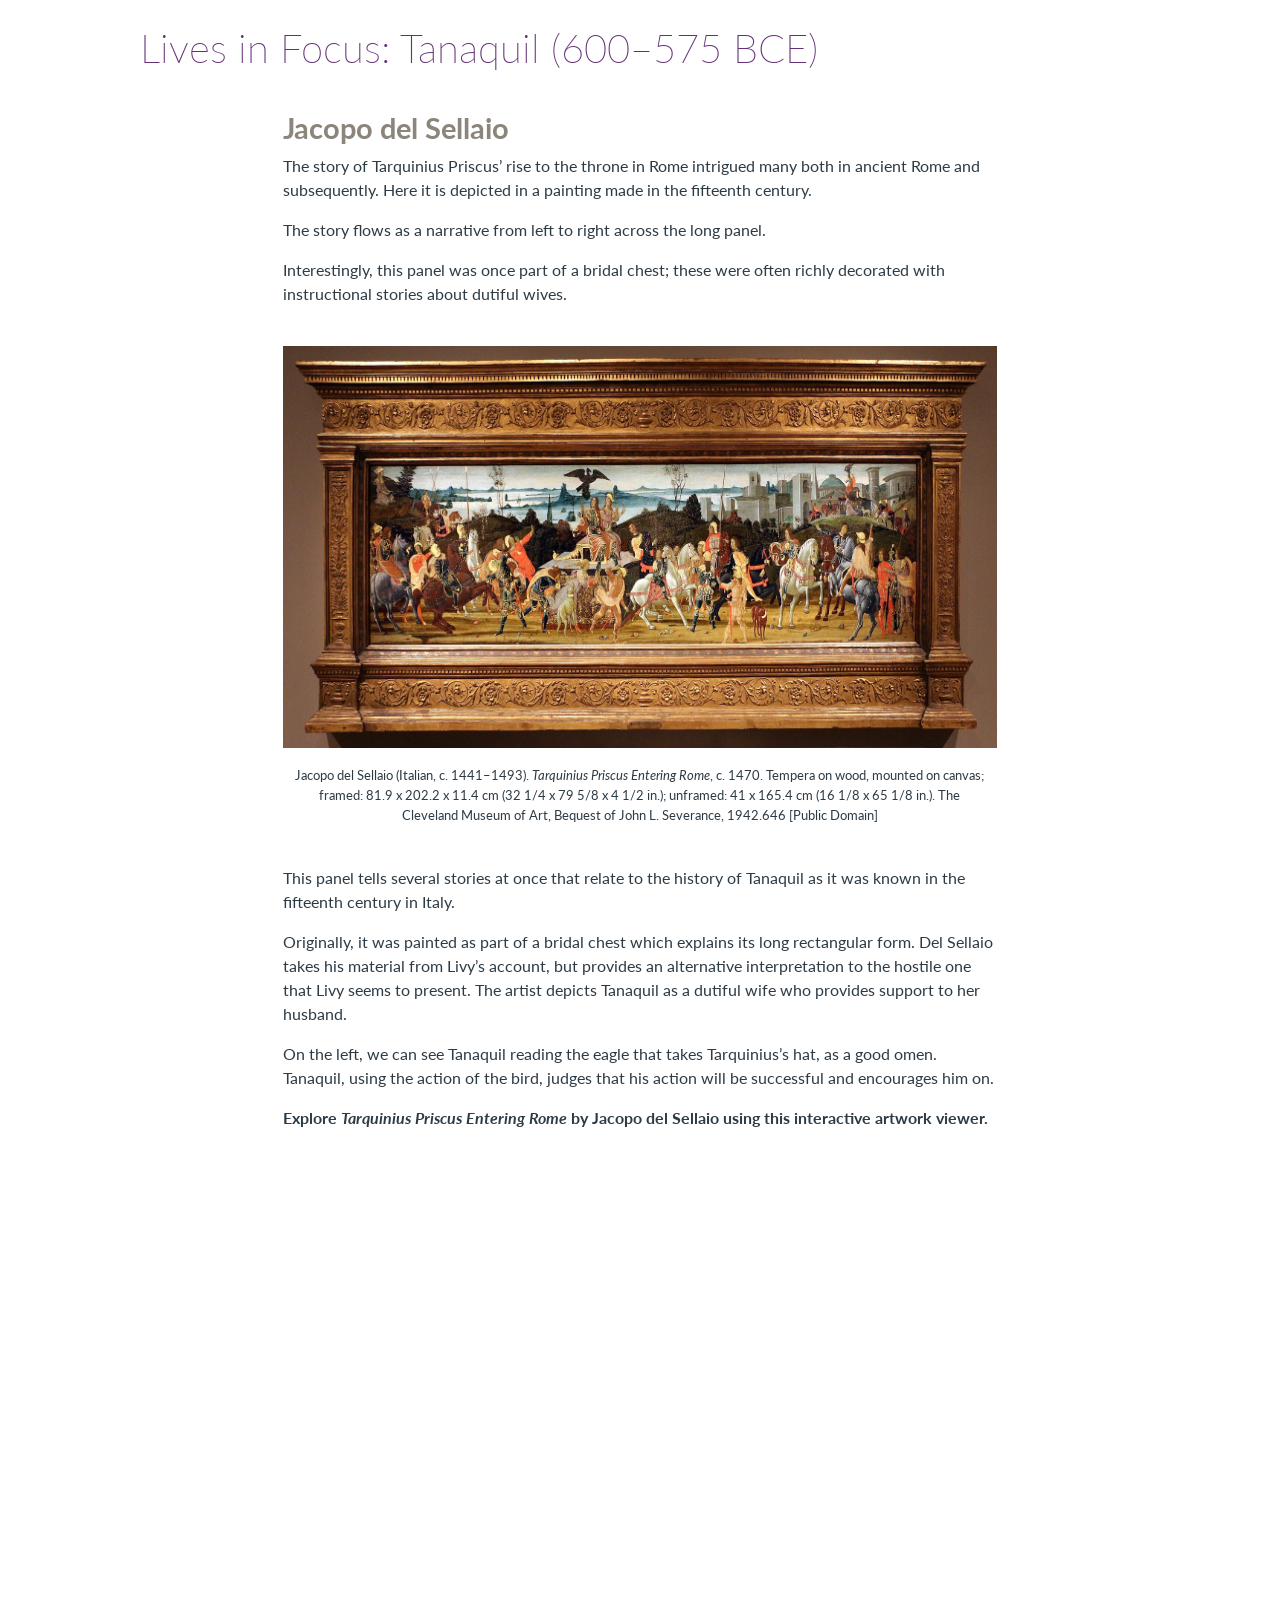
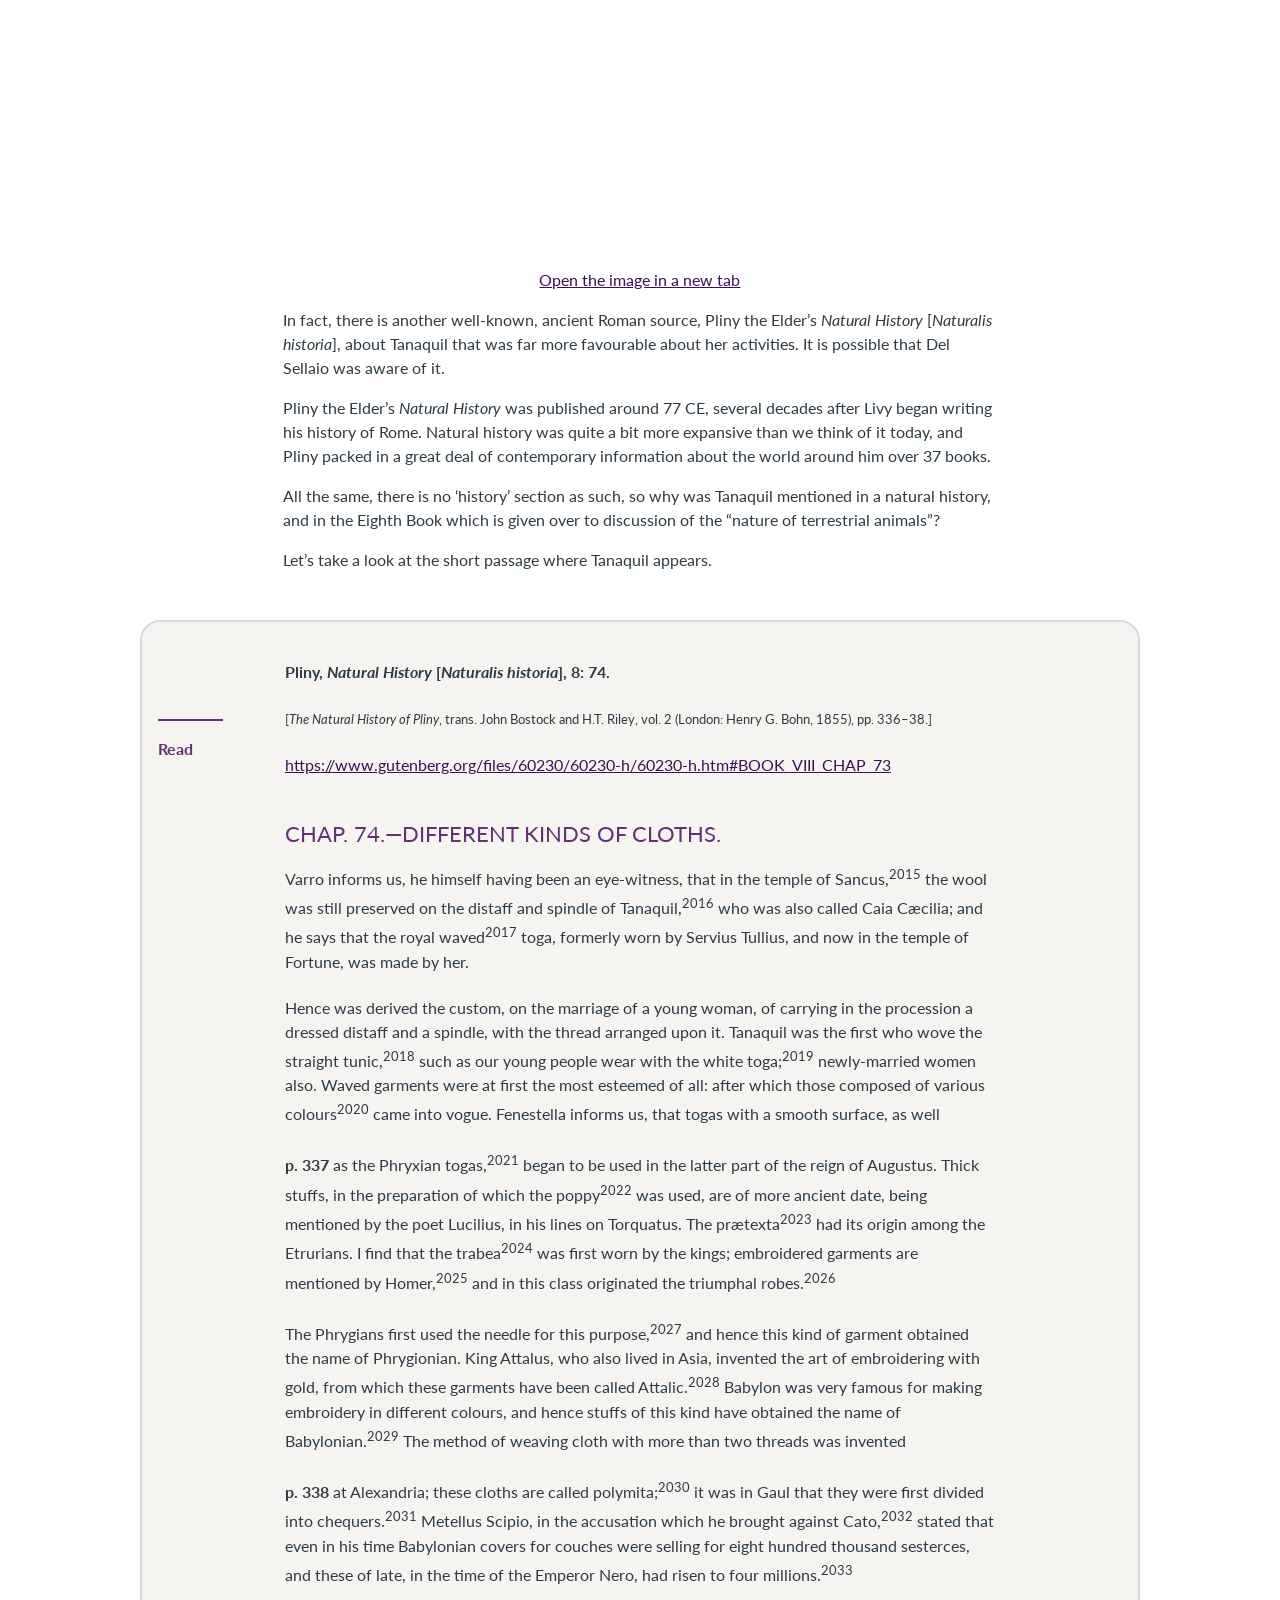
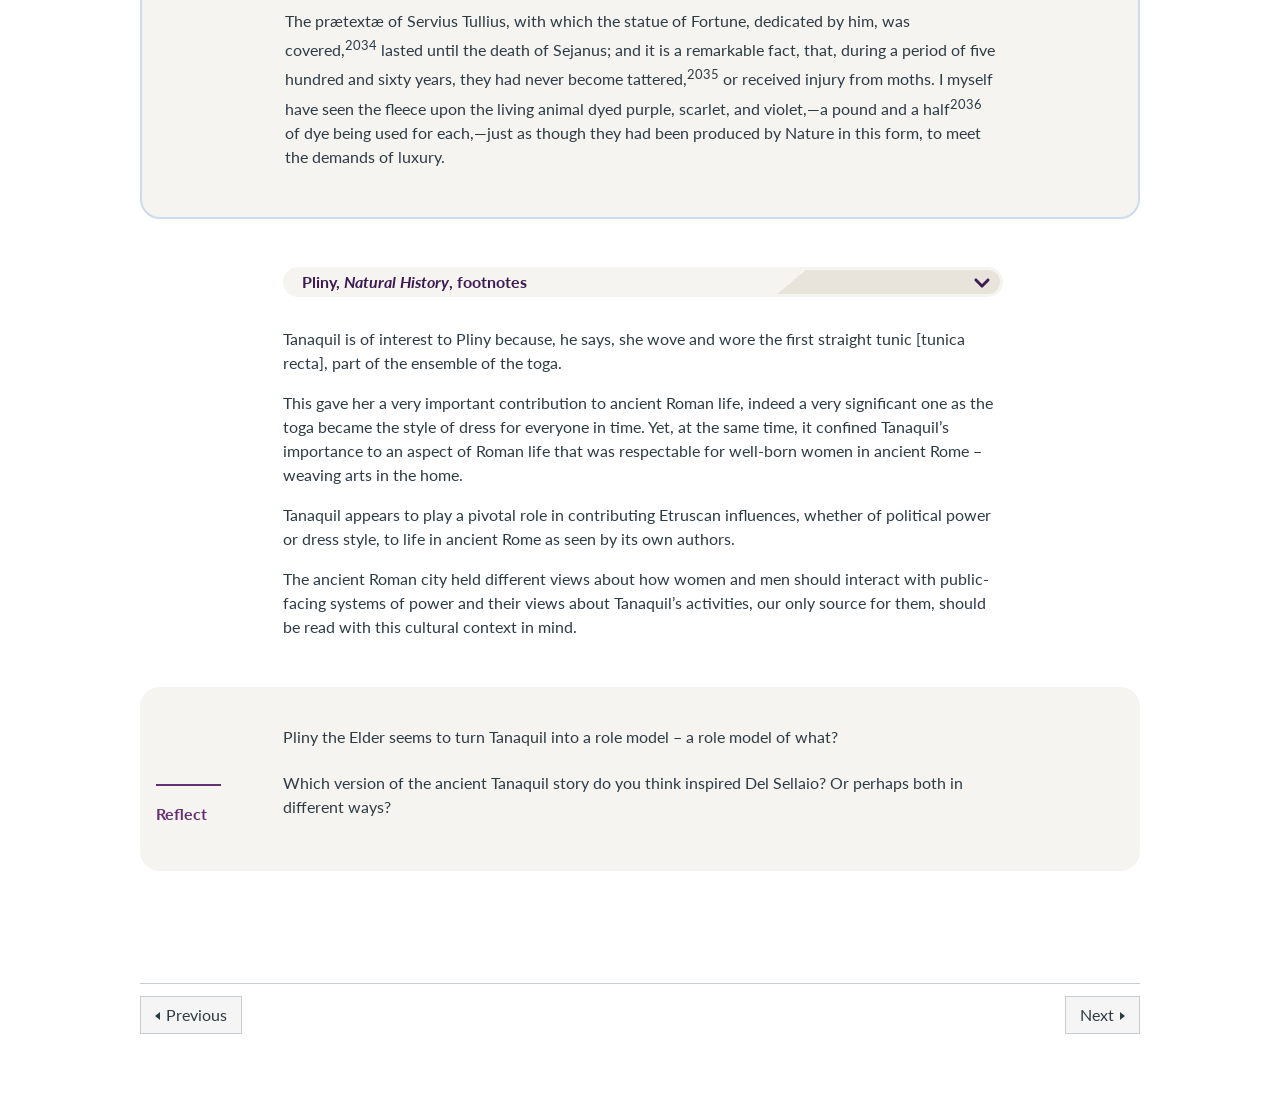
<file: tanaquil.html>
<!DOCTYPE html>
<html lang="en-AU">
<head>
  <meta charset="utf-8">
  <meta name="viewport" content="width=device-width, initial-scale=1">
  <title>Lives in Focus: Tanaquil (600&ndash;575 BCE) | Rome: The Making of a City – Short Course Sample</title>

  <!-- Same order Canvas loads them: root account, Short Courses theme, then the Canvas stand-in -->
  <link rel="stylesheet" href="css/root.css">
  <link rel="stylesheet" href="css/acu.shortcourse_Theme_v4_1.css">
  <link rel="stylesheet" href="css/acu.main.css">
  <link rel="stylesheet" href="css/canvas-shell.css">
  <script src="js/acu-interactives.js" defer></script>
</head>
<body class="pages show">
  <div id="content-wrapper">
    <div id="content" role="main">
      <div id="wiki_page_show">
        <div class="show-content user_content clearfix enhanced">

          <h1 class="page-title">Lives in Focus: Tanaquil (600&ndash;575 BCE)</h1>

          <h2>Jacopo del Sellaio</h2>
          <p>The story of Tarquinius Priscus&rsquo; rise to the throne in Rome intrigued many both in ancient Rome and subsequently. Here it is depicted in a painting made in the fifteenth century.</p>
          <p>The story flows as a narrative from left to right across the long panel.</p>
          <p>Interestingly, this panel was once part of a bridal chest; these were often richly decorated with instructional stories about dutiful wives.</p>
          <figure style="aspect-ratio: auto;"><img src="images/del-sellaio-tarquinius-priscus.jpg" alt="Jacopo del Sellaio, Tarquinius Priscus Entering Rome, c. 1470" style="width: 100%; height: auto;">
              <figcaption class="sm-font">Jacopo del Sellaio (Italian, c. 1441&ndash;1493). <em>Tarquinius Priscus Entering Rome</em>, c. 1470. Tempera on wood, mounted on canvas; framed: 81.9 x 202.2 x 11.4 cm (32 1/4 x 79 5/8 x 4 1/2 in.); unframed: 41 x 165.4 cm (16 1/8 x 65 1/8 in.). The Cleveland Museum of Art, Bequest of John L. Severance, 1942.646 [Public Domain]</figcaption>
          </figure>
          <p>This panel tells several stories at once that relate to the history of Tanaquil as it was known in the fifteenth century in Italy.</p>
          <p>Originally, it was painted as part of a bridal chest which explains its long rectangular form. Del Sellaio takes his material from Livy&rsquo;s account, but provides an alternative interpretation to the hostile one that Livy seems to present. The artist depicts Tanaquil as a dutiful wife who provides support to her husband.</p>
          <p>On the left, we can see Tanaquil reading the eagle that takes Tarquinius&rsquo;s hat, as a good omen. Tanaquil, using the action of the bird, judges that his action will be successful and encourages him on.</p>
          <p><strong>Explore <em>Tarquinius Priscus Entering Rome</em> by Jacopo del Sellaio using this </strong><strong>interactive artwork viewer.</strong></p>
          <p><iframe style="width: 100%; max-width: 100%; height: 700px; border: 0px none currentcolor;" title="Interactive artwork viewer: Jacopo del Sellaio, Tarquinius Priscus Entering Rome" src="https://cei-dlc.acucontenthub.acu.edu.au/Floreo/interactives/art-viewer/rome_artwork_viewer.html" loading="lazy" allowfullscreen="allowfullscreen"></iframe></p>
          <p style="text-align: center;"><a href="https://cei-dlc.acucontenthub.acu.edu.au/Floreo/interactives/art-viewer/rome_artwork_viewer.html" target="_blank" rel="noopener">Open the image in a new tab</a></p>
          <p>In fact, there is another well-known, ancient Roman source, Pliny the Elder&rsquo;s <i>Natural History</i> [<i>Naturalis historia</i>], about Tanaquil that was far more favourable about her activities. It is possible that Del Sellaio was aware of it.</p>
          <p>Pliny the Elder&rsquo;s <i>Natural History</i> was published around 77 CE, several decades after Livy began writing his history of Rome. Natural history was quite a bit more expansive than we think of it today, and Pliny packed in a great deal of contemporary information about the world around him over 37 books.</p>
          <p>All the same, there is no &lsquo;history&rsquo; section as such, so why was Tanaquil mentioned in a natural history, and in the Eighth Book which is given over to discussion of the &ldquo;nature of terrestrial animals&rdquo;?</p>
          <p>Let&rsquo;s take a look at the short passage where Tanaquil appears.</p>
          <div class="well well-reading">
              <div class="icon icon-read">
                  <p>Read</p>
              </div>
              <p><strong>Pliny, </strong><strong><i>Natural History</i></strong><strong> [</strong><strong><i>Naturalis historia</i></strong><strong>], 8: 74.</strong></p>
              <p><span style="font-size: 10pt;">[<i>The Natural History of Pliny</i>, trans. John Bostock and H.T. Riley, vol. 2 (London: Henry G. Bohn, 1855), pp. 336&ndash;38.]</span></p>
              <p><a href="https://www.gutenberg.org/files/60230/60230-h/60230-h.htm#BOOK_VIII_CHAP_73">https://www.gutenberg.org/files/60230/60230-h/60230-h.htm#BOOK_VIII_CHAP_73</a></p>
              <h3 id="1">CHAP. 74.&mdash;DIFFERENT KINDS OF CLOTHS.</h3>
              <p>Varro informs us, he himself having been an eye-witness, that in the temple of Sancus,<sup>2015</sup> the wool was still preserved on the distaff and spindle of Tanaquil,<sup>2016</sup> who was also called Caia C&aelig;cilia; and he says that the royal waved<sup>2017</sup> toga, formerly worn by Servius Tullius, and now in the temple of Fortune, was made by her.</p>
              <p>Hence was derived the custom, on the marriage of a young woman, of carrying in the procession a dressed distaff and a spindle, with the thread arranged upon it. Tanaquil was the first who wove the straight tunic,<sup>2018</sup> such as our young people wear with the white toga;<sup>2019</sup> newly-married women also. Waved garments were at first the most esteemed of all: after which those composed of various colours<sup>2020</sup> came into vogue. Fenestella informs us, that togas with a smooth surface, as well</p>
              <p><strong>p. 337 </strong>as the Phryxian togas,<sup>2021</sup> began to be used in the latter part of the reign of Augustus. Thick stuffs, in the preparation of which the poppy<sup>2022</sup> was used, are of more ancient date, being mentioned by the poet Lucilius, in his lines on Torquatus. The pr&aelig;texta<sup>2023</sup> had its origin among the Etrurians. I find that the trabea<sup>2024</sup> was first worn by the kings; embroidered garments are mentioned by Homer,<sup>2025</sup> and in this class originated the triumphal robes.<sup>2026</sup> </p>
              <p>The Phrygians first used the needle for this purpose,<sup>2027</sup> and hence this kind of garment obtained the name of Phrygionian. King Attalus, who also lived in Asia, invented the art of embroidering with gold, from which these garments have been called Attalic.<sup>2028</sup> Babylon was very famous for making embroidery in different colours, and hence stuffs of this kind have obtained the name of Babylonian.<sup>2029</sup> The method of weaving cloth with more than two threads was invented</p>
              <p><strong>p. 338</strong> at Alexandria; these cloths are called polymita;<sup>2030</sup> it was in Gaul that they were first divided into chequers.<sup>2031</sup> Metellus Scipio, in the accusation which he brought against Cato,<sup>2032</sup> stated that even in his time Babylonian covers for couches were selling for eight hundred thousand sesterces, and these of late, in the time of the Emperor Nero, had risen to four millions.<sup>2033</sup></p>
              <p>The pr&aelig;text&aelig; of Servius Tullius, with which the statue of Fortune, dedicated by him, was covered,<sup>2034</sup> lasted until the death of Sejanus; and it is a remarkable fact, that, during a period of five hundred and sixty years, they had never become tattered,<sup>2035</sup> or received injury from moths. I myself have seen the fleece upon the living animal dyed purple, scarlet, and violet,&mdash;a pound and a half<sup>2036</sup> of dye being used for each,&mdash;just as though they had been produced by Nature in this form, to meet the demands of luxury.</p>
          </div>
          <div class="acu_click-reveal description">
              <div>Pliny, <em>Natural History</em>, footnotes</div>
              <div>
                  <p><span style="font-size: 10pt;"><sup>2015</sup> This deity was also called Sangus, or Semo Sancus; and Ovid, Fasti, B. vi. c. 216, et seq., gives us much information concerning him. He was of Sabine origin, and identical with Hercules and Dius Fidius. If we may judge from the derivation of the name, it is not improbable that he presided over the sanctity of oaths. His temple at Rome was on the Quirinal, opposite to that of Quirinus, and near the gate which from him derived the name of &ldquo;Sanqualis porta.&rdquo; He was said to have been the father of the Sabine hero Sabus.</span></p>
                  <p><span style="font-size: 10pt;"><sup>2016</sup> According to the commonly received account, Tanaquil was the wife of Tarquinius Priscus, and a native of Etruria; when she removed to Rome, and her husband became king, her name was changed to Caia C&aelig;cilia.&mdash;B.</span></p>
                  <p><span style="font-size: 10pt;"><sup>2017</sup> &ldquo;Undulata;&rdquo; it has been suggested that this means the same as our stuffs which we term &ldquo;watered.&rdquo;&mdash;B.</span></p>
                  <p><span style="font-size: 10pt;"><sup>2018</sup> &ldquo;Tunica recta;&rdquo; according to Festus, it was &ldquo;so called from being woven perpendicularly by people standing.&rdquo;&mdash;B. It probably means woven from top to bottom and cross-wise in straight lines.</span></p>
                  <p><span style="font-size: 10pt;"><sup>2019</sup> &ldquo;Toga pura;&rdquo; so called from being white, without a mixture of any other colour.</span></p>
                  <p><span style="font-size: 10pt;"><sup>2020</sup> &ldquo;Sororiculata;&rdquo; there is much uncertainty respecting the derivation of this word and its meaning, but it is generally supposed to signify some kind of stuff, composed of a mixture of different ingredients or of different colours.&mdash;B. &ldquo;Orbiculata,&rdquo; &ldquo;with round spots,&rdquo; is one reading, and probably the correct one.</span></p>
                  <p><span style="font-size: 10pt;"><sup>2021</sup> According to Hardouin, these were cloths which imitated the crisp and prominent hair of the Phryxian fleece, Lemaire, vol. iii. p. 529. Some editions read &ldquo;Phrygianas.&rdquo;</span></p>
                  <p><span style="font-size: 10pt;"><sup>2022</sup> &ldquo;Papaverata;&rdquo; there is considerable difficulty in ascertaining the meaning of this word, as applied to garments. Pliny, in two other passages, speaks of a certain species of poppy&mdash;&ldquo;from this, linens receive a peculiar whiteness,&rdquo; B. xix. &ldquo;From this, linens receive a brilliant whiteness in time,&rdquo; B. xx. c. 78. It would appear, in these cases, that the fibres of the stem of the poppy were mixed with the flax; though, perhaps, this would be scarcely practicable with wool.&mdash;B.</span></p>
                  <p><span style="font-size: 10pt;"><sup>2023</sup> The pr&aelig;texta is described by Varro as a white toga, with a purple band; it was worn by males, until their seventeenth year, and by young women until their marriage.&mdash;B.</span></p>
                  <p><span style="font-size: 10pt;"><sup>2024</sup> The trabea differed from the pr&aelig;texta, in being ornamented with stripes (trabes) of purple, whence its name.&mdash;B.</span></p>
                  <p><span style="font-size: 10pt;"><sup>2025</sup> Helen is introduced, Il. B. iii. l. 125, weaving an embroidered garment, in which were figured the battles of the Greeks and Trojans. It was probably somewhat of the nature of modern tapestry.&mdash;B.</span></p>
                  <p><span style="font-size: 10pt;"><sup>2026</sup> See B. ix. c. 60.</span></p>
                  <p><span style="font-size: 10pt;"><sup>2027</sup> This passage, in which the needle is said to have been used, proves that when the word &ldquo;pict&aelig;&rdquo; is applied to garments, it is equivalent to our term &ldquo;embroidered.&rdquo;&mdash;B.</span></p>
                  <p><span style="font-size: 10pt;"><sup>2028</sup> Pliny refers to the &ldquo;Attalica tunica,&rdquo; B. xxxiii. c. 29, and to the &ldquo;Attalica vestis,&rdquo; B. xxxvi. c. 20, and B. xxxvii. c. 6; Propertius speaks of &ldquo;Attalica aul&aelig;a,&rdquo; B. ii. c. 32, l. 12, &ldquo;Attalicas torus,&rdquo; B. ii. c. 13, l. 22, and B. iv. c. 5, l. 24, and &ldquo;Attalic&aelig; vestes,&rdquo; B. iii. c. 18, l. 19.&mdash;B.</span></p>
                  <p><span style="font-size: 10pt;"><sup>2029</sup> Plautus, Stich. A. ii. s. 2, l. 54, speaks of &ldquo;Babylonica peristromata, consuta tapetia,&rdquo; &ldquo;Babylonian hangings, and embroidered tapestry;&rdquo; and Martial, B. viii. Ep. 28, l. 17, 18, of &ldquo;Babylonica texta,&rdquo; &ldquo;Babylonian textures.&rdquo;&mdash;B.</span></p>
                  <p><span style="font-size: 10pt;"><sup>2030</sup> From Martial&rsquo;s epigram, entitled &ldquo;Cubicularia polymita,&rdquo; B. xiv. Ep. 150, we may conclude that the Egyptian polymita were formed in a loom, and of the nature of tapestry, while the Babylonian were embroidered with the needle. Plautus probably refers to the Egyptian tapestry, in the Pseud. A. i. s. 2, l. 14, &ldquo;Neque Alexandrina belluata conchyliata tapetia&rdquo;&mdash;&ldquo;Nor yet the Alexandrine tapestries, figured over with beasts and shells.&rdquo;</span></p>
                  <p><span style="font-size: 10pt;"><sup>2031</sup> &ldquo;Scutulis divider.&rdquo; This term may mean &ldquo;squares,&rdquo; &ldquo;diamonds,&rdquo; or &ldquo;lozenges,&rdquo; something like the segments into which a spider&rsquo;s web is divided. It is not improbable that he alludes here to the plaids of the Gallic nations.</span></p>
                  <p><span style="font-size: 10pt;"><sup>2032</sup> We have an account of this contention in Plutarch, and we may presume that this accusation was produced at that time.&mdash;B.</span></p>
                  <p><span style="font-size: 10pt;"><sup>2033</sup> The first sum amounts to about &pound;4,600 sterling, the latter to &pound;23,000.&mdash;B.</span></p>
                  <p><span style="font-size: 10pt;"><sup>2034</sup> The following lines in Ovid, Fasti, B. vi. l. 569, et seq., have been supposed to refer to this temple, and prove that the account of it is correct. &ldquo;Lux eadem, Fortuna, tuaque est, auctorque, locusque. &ldquo;Sed superinjectis quis latet &aelig;de togis? &ldquo;Servius est....&rdquo; &ldquo;The same day is thine, O Fortune; the same the builder, the same the site. But who is this that lies hid beneath the garments covering him? It is Servius.&rdquo;</span></p>
                  <p><span style="font-size: 10pt;"><sup>2035</sup> Perhaps &ldquo;changed their colour&rdquo; may be a better translation of &ldquo;defluxisse.&rdquo;</span></p>
                  <p><span style="font-size: 10pt;"><sup>2036</sup> &ldquo;Sesquipedalibus libris.&rdquo; It seems impossible to translate this literally. Hardouin explains it by supposing that the fleeces were dyed in strips of three colours, each strip being half a foot in breadth, and that three of these required a pound of the dyeing materials.&mdash;B.</span></p>
              </div>
          </div>
          <p>Tanaquil is of interest to Pliny because, he says, she wove and wore the first straight tunic [tunica recta], part of the ensemble of the toga.</p>
          <p>This gave her a very important contribution to ancient Roman life, indeed a very significant one as the toga became the style of dress for everyone in time. Yet, at the same time, it confined Tanaquil&rsquo;s importance to an aspect of Roman life that was respectable for well-born women in ancient Rome &ndash; weaving arts in the home.</p>
          <p>Tanaquil appears to play a pivotal role in contributing Etruscan influences, whether of political power or dress style, to life in ancient Rome as seen by its own authors.</p>
          <p>The ancient Roman city held different views about how women and men should interact with public-facing systems of power and their views about Tanaquil&rsquo;s activities, our only source for them, should be read with this cultural context in mind.</p>
          <div class="well well-share">
              <div class="icon rome-reflect">
                  <p>Reflect</p>
              </div>
              <p>Pliny the Elder seems to turn Tanaquil into a role model &ndash; a role model of what?</p>
              <p>Which version of the ancient Tanaquil story do you think inspired Del Sellaio? Or perhaps both in different ways?</p>
          </div>

        </div>
      </div>

      <div id="module_navigation_target">
        <nav class="module-sequence-footer" aria-label="Module navigation">
          <hr class="module-sequence-rule">
          <div class="module-sequence-footer-content">
            <span class="module-sequence-footer-button--previous">
              <a class="Button" href="module-1-map.html"><i class="icon-mini-arrow-left" aria-hidden="true"></i>Previous<span class="screenreader-only">: Explore the Module 1 map</span></a>
            </span>
            <span class="module-sequence-footer-button--next">
              <a class="Button" href="fasces.html">Next<i class="icon-mini-arrow-right" aria-hidden="true"></i><span class="screenreader-only">: Exploring the Past in the Present: The Fasces</span></a>
            </span>
          </div>
        </nav>
      </div>
    </div>
  </div>
</body>
</html>
</file>
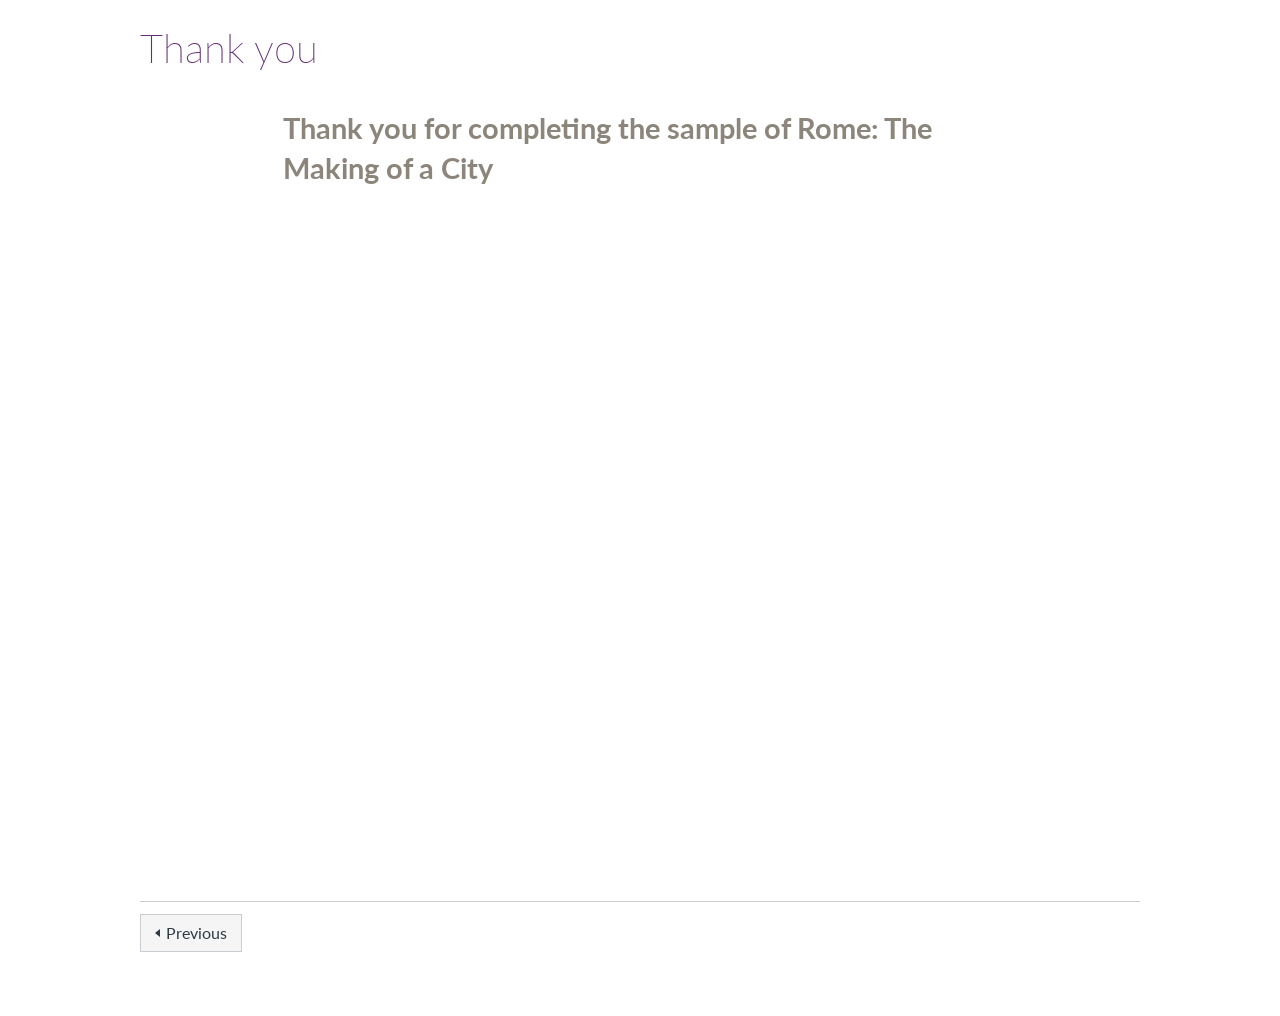
<file: thank-you.html>
<!DOCTYPE html>
<html lang="en-AU">
<head>
  <meta charset="utf-8">
  <meta name="viewport" content="width=device-width, initial-scale=1">
  <title>Thank you | Rome: The Making of a City – Short Course Sample</title>

  <!-- Same order Canvas loads them: root account, Short Courses theme, then the Canvas stand-in -->
  <link rel="stylesheet" href="css/root.css">
  <link rel="stylesheet" href="css/acu.shortcourse_Theme_v4_1.css">
  <link rel="stylesheet" href="css/acu.main.css">
  <link rel="stylesheet" href="css/canvas-shell.css">
  <script src="js/acu-interactives.js" defer></script>
</head>
<body class="pages show">
  <div id="content-wrapper">
    <div id="content" role="main">
      <div id="wiki_page_show">
        <div class="show-content user_content clearfix enhanced">

          <h1 class="page-title">Thank you</h1>

          <h2>Thank you for completing the sample of Rome: The Making of a City</h2>
          <figure class="full width" style="aspect-ratio: auto;"><iframe title="Rome: The Making of a City sample feedback form" style="max-width: 100%; max-height: 100vh; border: medium none currentcolor;" src="https://forms.cloud.microsoft/Pages/ResponsePage.aspx?id=CfCaQpbxj0SueVjCEqDyzmjlhSlGhuNGgRbwKQmlBplUNVVSSzk5Nk1HWjRLNkdTNEQ2TVpSTFg3MS4u" width="900px" height="480px" loading="lazy" allowfullscreen="allowfullscreen"></iframe></figure>

        </div>
      </div>

      <div id="module_navigation_target">
        <nav class="module-sequence-footer" aria-label="Module navigation">
          <hr class="module-sequence-rule">
          <div class="module-sequence-footer-content">
            <span class="module-sequence-footer-button--previous">
              <a class="Button" href="fasces.html"><i class="icon-mini-arrow-left" aria-hidden="true"></i>Previous<span class="screenreader-only">: Exploring the Past in the Present: The Fasces</span></a>
            </span>
          </div>
        </nav>
      </div>
    </div>
  </div>
</body>
</html>
</file>
<file: css/root.css>
@charset "UTF-8";
/* 
file name:  src/styles/typograpghy.scss

HELLO

created: 	230622
notes: 		This stylesheet is for rules relating to basic typography tags. (ie, <p>, <h1>, <h2>)
version: 	1.0 deployed in prod | S Malcolm
			1.1 changes to suit base acu brand and user feedback | camilanovic
			1.2 changes to font selection and heading/blockquote styles | mahood
			
*/
/*

	created:  	221001
	notes:    	housing variables that will be reused across many stylesheets
	version:  	1.0 init setup | s malcolm
				1.1 adjustments for canvas core x | camilanovic
				1.2 changes to default font | mahood
*/
/*
$fonts: (
	'body': $web-font,
	'feature': $web-font,
	'link': $web-font
);*/
h1 {
  font-weight: 500;
  font-size: 2rem; }

h1,
.pages.show .page-title {
  color: #252320; }
  h1.page-title,
  .pages.show .page-title.page-title {
    font-size: 2rem;
    font-weight: bold;
    border-left: 4px solid #e0061f;
    margin: 1.5rem 0 1.5rem 0;
    padding-left: .75rem; }

h2,
#announcements_on_home_page h2,
#announcements_on_home_page h1,
#dashboard h1,
#dashboard_header_container .hidden-phone {
  color: #252320;
  font-weight: 600;
  font-size: 1.6rem; }

#announcements_on_home_page h2,
#announcements_on_home_page h1 {
  font-size: 1.1rem; }

#course_home_content h2.ic-Action-header__Heading,
#course_home_content h1.ic-Action-header__Heading {
  color: #ffffff;
  font-weight: 600;
  font-size: 1.5rem; }

h3 {
  color: #252320;
  font-weight: 600;
  font-size: 1.4rem; }

h4 {
  color: #252320;
  font-weight: 600;
  font-size: 1.2rem;
  margin-top: 1.75rem; }

h5 {
  font-size: 1.1rem;
  color: #747474;
  font-weight: 600; }

h6 {
  color: #747474;
  font-size: 1rem; }

h2 + h3,
h3 + h4,
h4 + h5,
h5 + h6 {
  margin-top: 0; }

hr {
  margin-bottom: 2rem; }

blockquote {
  border-left: 3px solid #D8CFDD;
  padding: 0.1rem 1rem;
  margin: 1.5rem 0;
  color: #3c1054;
  width: 80%;
  padding: 1rem;
  font-weight: 600; }

blockquote p {
  margin: 0;
  font-size: 1rem;
  line-height: 1.5;
  font-weight: inherit; }

#content-wrapper a[href]:not(.btn):not(.Button):not(.ic-DashboardCard__link):not(.ic-DashboardCard__action-layout):not(.ui-corner-all):not(.acuo-btn):not(.turnitin_similarity_score) {
  color: #007ddf;
  -webkit-box-sizing: border-box;
  -moz-box-sizing: border-box;
  box-sizing: border-box;
  text-decoration: none; }
  #content-wrapper a[href]:not(.btn):not(.Button):not(.ic-DashboardCard__link):not(.ic-DashboardCard__action-layout):not(.ui-corner-all):not(.acuo-btn):not(.turnitin_similarity_score):hover {
    color: #F2120C;
    text-decoration: underline; }

#right-side .button-sidebar-wide {
  font-size: .9rem;
  padding-right: 10px; }

#module_navigation_target a,
.module-sequence-footer-button--previous a,
.module-sequence-footer-button--next a {
  background: #3C1053;
  color: white;
  border-radius: 5px;
  border: 1px solid #3C1053; }
  #module_navigation_target a:hover,
  .module-sequence-footer-button--previous a:hover,
  .module-sequence-footer-button--next a:hover {
    background: white;
    color: #3C1053;
    border-color: #3C1053; }

h4 .atto_image_button_middle {
  margin: .75rem .75rem .75rem 0;
  border-radius: 10px;
  max-width: 35px;
  padding: .5rem 0rem .5rem 0; }

#custom_my_acu_tray div,
#custom_my_acu_tray p,
#custom_my_acu_tray a,
#custom_my_acu_tray span,
#help_tray div,
#help_tray p,
#help_tray a,
#help_tray span {
  /* font-family: map-get($fonts, 'body') */ }

#custom_my_acu_tray a,
#help_tray a {
  font-weight: 500; }

#submission_details #submission_files_list .submission-file .turnitin_similarity_score {
  color: white; }

#wiki_page_show img,
#wiki_page_body img {
  margin: .5rem 1rem .5rem 0; }

q {
  font-style: italics;
  padding: .25rem 0; }

/*
file name:  src/styles/canvas.ui.scss

created:  2022
notes:    used to override the core styles of canvas – should be modified when major updates are rolled into canvas as a product
version:  1.0 deployed in prod | S Malcolm
      1.1 split between elements and typography ui items, modified to be branded acu | camilanovic
      1.2 changes to the module sequence navigation for discussion | Thea & Mark
      1.3 align buttons in Course Settings page | Thea
      1.4 hide self-registration link on login page | Thea
      
*/
/*

	created:  	221001
	notes:    	housing variables that will be reused across many stylesheets
	version:  	1.0 init setup | s malcolm
				1.1 adjustments for canvas core x | camilanovic
				1.2 changes to default font | mahood
*/
/*
$fonts: (
	'body': $web-font,
	'feature': $web-font,
	'link': $web-font
);*/
body.pages #content-wrapper,
body.assignments #content-wrapper,
body.discussions #content-wrapper,
body.quizzes #content-wrapper,
body.modules #content-wrapper,
body.syllabus #content-wrapper,
body.files #content-wrapper,
body.collaborations #content-wrapper,
body.announcements #content-wrapper,
body.conferences #content-wrapper,
body.outcomes #content-wrapper,
body.people #content-wrapper {
  max-width: 1200px; }

.ic-Login-header__links {
  visibility: hidden; }

div #module_sequence_footer {
  right: auto !important;
  left: auto;
  padding-left: 24px; }

.tox-swatches__row:nth-of-type(1),
.tox-swatches__row:nth-of-type(2),
.tox-swatches__row:nth-of-type(3) {
  display: none !important; }

.list-view a {
  color: #3C1053; }
  .list-view a.active {
    border-left: 2px solid #f2110b;
    padding-left: 6px;
    margin-left: -2px; }

.ic-app-header__menu-list-link:hover,
.ic-app-header__menu-list-link:focus,
.ic-app-header__menu-list-item a:hover .menu-item__text,
.ic-app-header__menu-list-item a:focus .menu-item__text {
  text-decoration: underline; }

.ic-notification {
  margin-top: 1.5rem; }

.notification_account_content_text {
  margin-bottom: 0.5rem;
  display: inline-flex; }

.ic-DashboardCard__box__header {
  font-weight: 500;
  font-size: 1.5rem; }

.ic-DashboardCard__header-title {
  font-size: 1rem; }

.ic-DashboardCard__header-subtitle {
  font-size: 0.85rem; }

.ic-DashboardCard__box {
  padding: 1rem !important; }

#dashboard_header_container {
  margin-left: 1rem; }

.ic-DashboardCard__link:hover span {
  text-decoration: underline; }

#breadcrumbs li a,
#breadcrumbs li span {
  font-size: 0.95rem;
  color: #3C1053;
  font-weight: 500; }

#breadcrumbs li:last-of-type span {
  font-weight: 600; }

#breadcrumbs li a:hover {
  text-decoration: underline; }

#breadcrumbs li span {
  font-style: italics; }

#section-tabs li {
  font-size: 0.95rem;
  font-weight: 500; }

.CourseAvailabilityOptions fieldset,
.QuantitativeDataOptions fieldset {
  display: flex; }

.button-sidebar-wide,
#right-side .button-sidebar-wide,
#easy_student_view,
#print-grades-button,
#show_all_details_button,
.header-bar .btn:not(.btn-primary):not(.btn-published),
#pairing-code button,
#pairing-code button span,
#pairing-code button span span,
.btn-add-folder,
.course_enrollment_link,
.add_rubric_link,
.edit_assignment_link {
  background: white;
  color: #252320;
  border-radius: 5px; }
  .button-sidebar-wide:hover,
  #right-side .button-sidebar-wide:hover,
  #easy_student_view:hover,
  #print-grades-button:hover,
  #show_all_details_button:hover,
  .header-bar .btn:not(.btn-primary):not(.btn-published):hover,
  #pairing-code button:hover,
  #pairing-code button span:hover,
  #pairing-code button span span:hover,
  .btn-add-folder:hover,
  .course_enrollment_link:hover,
  .add_rubric_link:hover,
  .edit_assignment_link:hover {
    text-decoration: underline;
    background: #E8E3DB;
    color: #3C1053; }

.btn-primary:hover,
.Button--primary:hover {
  background: #e8e8e8;
  color: #2d3b45;
  text-decoration: underline; }

button.btn {
  border-radius: 5px; }

#pairing-code button span {
  font-size: 0.95rem; }

.btn-secondary:hover,
.Button--secondary:hover {
  box-shadow: 0px 0px 0px 2px #3c1053;
  background: #e3e3e3;
  text-decoration: underline !important; }

.al-options {
  padding: 0; }

a[class*="icon-"]:before,
a[class^="icon-"]:before,
#right-side .button-sidebar-wide i {
  margin-right: 6px;
  margin-left: -2px; }

.ui-menu-item a {
  color: #007ddf; }

.ui-menu .ui-menu-item a.ui-state-hover,
.ui-menu .ui-menu-item a.ui-state-active,
.ui-menu .ui-menu-item .ui-progressbar a.ui-widget-header,
.ui-progressbar .ui-menu .ui-menu-item a.ui-widget-header,
.ui-menu .ui-menu-item a.ui-state-focus {
  background: none;
  color: inherit;
  text-decoration: underline;
  cursor: pointer; }

#student-grades-final {
  font-size: 1rem !important;
  font-weight: 600;
  margin-bottom: 1rem; }

#wiki_page_show .show-content {
  padding-bottom: 1rem; }

.pill > li:last-child {
  padding-top: 2px; }

h3.pad-box-mini.border.border-b {
  height: 100%;
  background-color: #E8E3DB !important;
  margin-top: 0;
  box-sizing: border-box;
  padding: 10px 15px; }

#catalog_content
a[href]:not(.btn):not(.Button):not(.ic-DashboardCard__link):not(
.ic-DashboardCard__action-layout
):not(.ui-corner-all) {
  color: #3C1053;
  font-weight: 500;
  font-size: 0.95rem; }

.course_enrollment_link {
  bottom: 15px;
  left: 15px;
  right: revert; }

.notification_account_content_text b {
  margin-left: 3px; }

body[class*="context-group"] #section-tabs li a[href*="collaborations"] {
  display: none; }

#gradebook_header .assignmentDetails__Title {
  color: white; }

#gradebook_header #context_title {
  color: white; }

form#submit_online_upload_form label.checkbox div,
form#submit_online_text_entry_form label.checkbox div,
input[data-testid="similarity-pledge-checkbox"] + label span {
  white-space: pre-line;
  line-height: 1.2; }

.navigation-tray-container.help-tray div#help_tray ul li a {
  color: #643075;
  font-weight: bold; }

.item-group-condensed {
  padding: 0; }

.item-group-condensed .ig-header {
  padding: .5rem .5rem; }

.ic-Action-header {
  display: inline; }

.ig-header .module_header_items {
  margin-top: .25rem !important;
  position: absolute;
  float: right;
  right: 0;
  top: 0; }

.prerequisites {
  max-width: 100% !important;
  width: 100% !important;
  padding: .5rem 2.25rem 0 !important; }

.prerequisites_message {
  padding-bottom: .75rem; }

/*
file name:  src/styles/tables.scss

created:    2022
notes:      default table styling
version:    1.0 deployed in prod | S Malcolm
*/
/*

	created:  	221001
	notes:    	housing variables that will be reused across many stylesheets
	version:  	1.0 init setup | s malcolm
				1.1 adjustments for canvas core x | camilanovic
				1.2 changes to default font | mahood
*/
/*
$fonts: (
	'body': $web-font,
	'feature': $web-font,
	'link': $web-font
);*/
#course_home_content table:not(.acuo-table),
#course_home_content table:not([cellpadding]):not(.acuo-table),
.show-content table:not(.acuo-table),
.show-content table:not([cellpadding]):not(.acuo-table),
.user_content table:not(.acuo-table),
.user_content table:not([cellpadding]):not(.acuo-table) {
  border-color: #eeeeee;
  border-collapse: collapse; }
  #course_home_content table:not(.acuo-table) td, #course_home_content table:not(.acuo-table) th,
  #course_home_content table:not([cellpadding]):not(.acuo-table) td,
  #course_home_content table:not([cellpadding]):not(.acuo-table) th,
  .show-content table:not(.acuo-table) td,
  .show-content table:not(.acuo-table) th,
  .show-content table:not([cellpadding]):not(.acuo-table) td,
  .show-content table:not([cellpadding]):not(.acuo-table) th,
  .user_content table:not(.acuo-table) td,
  .user_content table:not(.acuo-table) th,
  .user_content table:not([cellpadding]):not(.acuo-table) td,
  .user_content table:not([cellpadding]):not(.acuo-table) th {
    padding: .5rem; }
    #course_home_content table:not(.acuo-table) td p, #course_home_content table:not(.acuo-table) th p,
    #course_home_content table:not([cellpadding]):not(.acuo-table) td p,
    #course_home_content table:not([cellpadding]):not(.acuo-table) th p,
    .show-content table:not(.acuo-table) td p,
    .show-content table:not(.acuo-table) th p,
    .show-content table:not([cellpadding]):not(.acuo-table) td p,
    .show-content table:not([cellpadding]):not(.acuo-table) th p,
    .user_content table:not(.acuo-table) td p,
    .user_content table:not(.acuo-table) th p,
    .user_content table:not([cellpadding]):not(.acuo-table) td p,
    .user_content table:not([cellpadding]):not(.acuo-table) th p {
      margin: 0; }
  #course_home_content table:not(.acuo-table) thead tr,
  #course_home_content table:not(.acuo-table) thead th,
  #course_home_content table:not([cellpadding]):not(.acuo-table) thead tr,
  #course_home_content table:not([cellpadding]):not(.acuo-table) thead th,
  .show-content table:not(.acuo-table) thead tr,
  .show-content table:not(.acuo-table) thead th,
  .show-content table:not([cellpadding]):not(.acuo-table) thead tr,
  .show-content table:not([cellpadding]):not(.acuo-table) thead th,
  .user_content table:not(.acuo-table) thead tr,
  .user_content table:not(.acuo-table) thead th,
  .user_content table:not([cellpadding]):not(.acuo-table) thead tr,
  .user_content table:not([cellpadding]):not(.acuo-table) thead th {
    background-color: #3C1053; }
    #course_home_content table:not(.acuo-table) thead tr td,
    #course_home_content table:not(.acuo-table) thead th td,
    #course_home_content table:not([cellpadding]):not(.acuo-table) thead tr td,
    #course_home_content table:not([cellpadding]):not(.acuo-table) thead th td,
    .show-content table:not(.acuo-table) thead tr td,
    .show-content table:not(.acuo-table) thead th td,
    .show-content table:not([cellpadding]):not(.acuo-table) thead tr td,
    .show-content table:not([cellpadding]):not(.acuo-table) thead th td,
    .user_content table:not(.acuo-table) thead tr td,
    .user_content table:not(.acuo-table) thead th td,
    .user_content table:not([cellpadding]):not(.acuo-table) thead tr td,
    .user_content table:not([cellpadding]):not(.acuo-table) thead th td {
      color: white;
      font-weight: bold; }
    #course_home_content table:not(.acuo-table) thead tr th,
    #course_home_content table:not(.acuo-table) thead th th,
    #course_home_content table:not([cellpadding]):not(.acuo-table) thead tr th,
    #course_home_content table:not([cellpadding]):not(.acuo-table) thead th th,
    .show-content table:not(.acuo-table) thead tr th,
    .show-content table:not(.acuo-table) thead th th,
    .show-content table:not([cellpadding]):not(.acuo-table) thead tr th,
    .show-content table:not([cellpadding]):not(.acuo-table) thead th th,
    .user_content table:not(.acuo-table) thead tr th,
    .user_content table:not(.acuo-table) thead th th,
    .user_content table:not([cellpadding]):not(.acuo-table) thead tr th,
    .user_content table:not([cellpadding]):not(.acuo-table) thead th th {
      color: white;
      font-weight: bold; }
  #course_home_content table:not(.acuo-table) th,
  #course_home_content table:not([cellpadding]):not(.acuo-table) th,
  .show-content table:not(.acuo-table) th,
  .show-content table:not([cellpadding]):not(.acuo-table) th,
  .user_content table:not(.acuo-table) th,
  .user_content table:not([cellpadding]):not(.acuo-table) th {
    background-color: #3C1053;
    color: white;
    font-weight: bold; }
  #course_home_content table:not(.acuo-table) tbody tr:nth-child(even),
  #course_home_content table:not([cellpadding]):not(.acuo-table) tbody tr:nth-child(even),
  .show-content table:not(.acuo-table) tbody tr:nth-child(even),
  .show-content table:not([cellpadding]):not(.acuo-table) tbody tr:nth-child(even),
  .user_content table:not(.acuo-table) tbody tr:nth-child(even),
  .user_content table:not([cellpadding]):not(.acuo-table) tbody tr:nth-child(even) {
    background-color: #f3f0EC; }
  #course_home_content table:not(.acuo-table) tbody tr:nth-child(odd),
  #course_home_content table:not([cellpadding]):not(.acuo-table) tbody tr:nth-child(odd),
  .show-content table:not(.acuo-table) tbody tr:nth-child(odd),
  .show-content table:not([cellpadding]):not(.acuo-table) tbody tr:nth-child(odd),
  .user_content table:not(.acuo-table) tbody tr:nth-child(odd),
  .user_content table:not([cellpadding]):not(.acuo-table) tbody tr:nth-child(odd) {
    background-color: #FCFBFA; }
  #course_home_content table:not(.acuo-table) tfoot tr,
  #course_home_content table:not([cellpadding]):not(.acuo-table) tfoot tr,
  .show-content table:not(.acuo-table) tfoot tr,
  .show-content table:not([cellpadding]):not(.acuo-table) tfoot tr,
  .user_content table:not(.acuo-table) tfoot tr,
  .user_content table:not([cellpadding]):not(.acuo-table) tfoot tr {
    background-color: #E8E3DB; }
    #course_home_content table:not(.acuo-table) tfoot tr td,
    #course_home_content table:not([cellpadding]):not(.acuo-table) tfoot tr td,
    .show-content table:not(.acuo-table) tfoot tr td,
    .show-content table:not([cellpadding]):not(.acuo-table) tfoot tr td,
    .user_content table:not(.acuo-table) tfoot tr td,
    .user_content table:not([cellpadding]):not(.acuo-table) tfoot tr td {
      color: #252320;
      font-weight: bold; }

/* Syllabus table adjustments */
#syllabus tr.date.date_passed td, #syllabus tr.date.date_passed th, #syllabus tr.date td, #syllabus tr.date th.day_date {
  background: none !important;
  color: inherit !important; }

.ic-Table.ic-Table--hover-row tbody tr:hover, .ic-Table.ic-Table--hover-row tbody tr.ic-Table__row--bg-neutral:hover, .ic-Table.ic-Table--hover-row tbody tr.ic-Table__row--bg-success:hover, .ic-Table.ic-Table--hover-row tbody tr.ic-Table__row--bg-alert:hover, .ic-Table.ic-Table--hover-row tbody tr.ic-Table__row--bg-danger:hover {
  background: #eeeeee; }

#course_syllabus table {
  margin-bottom: 1rem; }

#course_home_content table.acu-plain-table tbody tr:nth-child(even),
.show-content table.acu-plain-table tbody tr:nth-child(even),
.user_content table.acu-plain-table tbody tr:nth-child(even) {
  background-color: transparent; }

#course_home_content table.acu-plain-table tbody tr:nth-child(odd),
.show-content table.acu-plain-table tbody tr:nth-child(odd),
.user_content table.acu-plain-table tbody tr:nth-child(odd) {
  background-color: transparent; }

/* matt updated 19-08-24 to fix people page hidden table and hidden admin menu */
/* override visibility of group catagories table to show admin menu */
#group_categories_tabs {
  overflow: visible !important; }

/*turn on wrap to fit within table frame */
#group_categories_tabs table.roster {
  white-space: normal; }

/*
file name:  src/styles/printbtn-globalnavtray.scss

created:    2022
notes:      ACUO purple primary button on hover and span with symbol
version:    1.0 deployed in prod | S Malcolm
*/
/*

	created:  	221001
	notes:    	housing variables that will be reused across many stylesheets
	version:  	1.0 init setup | s malcolm
				1.1 adjustments for canvas core x | camilanovic
				1.2 changes to default font | mahood
*/
/*
$fonts: (
	'body': $web-font,
	'feature': $web-font,
	'link': $web-font
);*/
.acu-printbtn {
  background-color: #eeeeee;
  color: #3C1053;
  border: 1px solid #E8E3DB;
  border-radius: 3px;
  transition: all .2s ease-in-out;
  display: inline-block;
  position: relative;
  padding: 6px 10px;
  margin-bottom: 0;
  text-align: center;
  vertical-align: middle;
  cursor: pointer;
  text-decoration: none;
  overflow: hidden;
  font-weight: 500; }

.acu-printbtn:hover,
.acu-printbtn:focus {
  background-color: #3C1053;
  border-color: #3C1053;
  color: #fff; }

/* ACUO purple primary button - UNSURE IF THESE ARE USED ANYWHERE? NEED TO DO PROPER TESTING BEFORE DELETING - thbui 13/06/2025 */
.acuo-btn {
  background-color: white;
  color: #3C1053;
  border: 2px solid #3C1053;
  border-radius: 3px;
  transition: all .2s ease-in-out;
  display: inline-block;
  position: relative;
  padding: 6px 20px;
  margin-bottom: 0;
  text-align: center;
  vertical-align: middle;
  cursor: pointer;
  text-decoration: none;
  overflow: hidden;
  font-weight: 500; }

.acuo-btn:hover,
.acuo-btn:focus {
  background-color: #643075;
  border-color: #643075;
  color: #fff; }

.global-nav-custom-tray {
  width: 448px !important;
  top: 0px;
  bottom: 0px;
  box-shadow: rgba(0, 0, 0, 0.1) 0px 6px 7px 0px, rgba(0, 0, 0, 0.25) 0px 10px 28px 0px;
  background-color: white;
  position: fixed;
  overflow-y: auto;
  overflow-x: hidden;
  box-sizing: border-box;
  z-index: 9999;
  max-width: 100vw;
  max-height: 100vh; }

.gnct-easing {
  left: -200px;
  opacity: .8; }

.Global-navigation-tray {
  max-width: 480px; }

.gcnt-tray-close-wrapper {
  right: 8px;
  position: absolute;
  left: auto;
  top: 8px;
  z-index: 1;
  display: inline-block; }

.gcnt-tray-close-btn {
  font-size: 1rem;
  height: 28px;
  all: initial;
  animation: initial;
  background: initial;
  border-collapse: separate;
  border-color: initial;
  border-image: initial;
  border-spacing: initial;
  bottom: auto;
  box-shadow: none;
  box-sizing: border-box;
  caption-side: top;
  clear: none;
  clip: auto;
  color: black;
  column-count: auto;
  column-fill: balance;
  column-gap: normal;
  column-rule: initial;
  column-width: auto;
  content: normal;
  counter-increment: none;
  counter-reset: none;
  cursor: pointer;
  direction: inherit;
  display: inline-block;
  empty-cells: show;
  float: none;
  font-size: medium;
  font-stretch: normal;
  font-style: normal;
  font-variant: initial;
  font-weight: 400;
  height: auto;
  hyphens: none;
  left: auto;
  letter-spacing: normal;
  line-height: normal;
  list-style: initial;
  margin: 0px;
  max-height: none;
  max-width: 100%;
  min-height: 0px;
  min-width: 0px;
  opacity: 1;
  orphans: 2;
  overflow: visible;
  padding: initial;
  page-break-after: initial;
  page-break-before: initial;
  page-break-inside: initial;
  perspective-origin: 50% 50%;
  perspective: none;
  position: relative;
  right: auto;
  tab-size: 8;
  table-layout: auto;
  text-align-last: auto;
  text-align: center;
  text-decoration: none;
  text-indent: 0px;
  text-shadow: none;
  text-transform: none;
  top: auto;
  touch-action: manipulation;
  transform-origin: 50% 50% 0px;
  transform-style: flat;
  transform: none;
  transition: background 0.2s ease 0s, transform 0.2s ease 0s;
  unicode-bidi: normal;
  user-select: none;
  vertical-align: middle;
  visibility: visible;
  white-space: normal;
  widows: 2;
  width: auto;
  word-spacing: normal;
  z-index: auto;
  backface-visibility: visible; }

.gcnt-tray-close-btn[type="button"] {
  -webkit-appearance: none; }

.gcnt-tray-close-btn:focus,
.gcnt-tray-close-btn:hover,
.gcnt-tray-close-btn:active {
  color: #008ee2;
  outline: #008ee2; }

.gcnt-tray-close-btn:focus,
.gcnt-tray-close-btn:hover,
.gcnt-tray-close-btn:active {
  text-decoration: none; }

.gcnt-tray-close-btn .gcnt-tray-close-svg-wrapper {
  display: flex;
  align-items: center;
  justify-content: center;
  box-sizing: border-box;
  display: block; }

.gcnt-tray-close-txt {
  width: 1px;
  height: 1px;
  position: absolute;
  clip: rect(0px, 0px, 0px, 0px);
  margin: -1px;
  padding: 0px;
  overflow: hidden;
  border-width: 0px;
  border-style: initial;
  border-color: initial;
  border-image: initial; }

.tray-with-space-for-global-nav {
  margin-left: 54px; }

.acu_tray_flex_class {
  height: 100%;
  display: flex;
  flex-direction: column;
  justify-content: space-between;
  overflow-y: scroll; }

.gnct-content-wrap {
  box-sizing: border-box;
  padding: 1.5rem; }

.gcnt-tray-h1 {
  color: inherit;
  font-size: 22px;
  font-weight: 600;
  line-height: 24.75px;
  text-rendering: optimizeLegibility;
  -webkit-font-smoothing: antialiased;
  margin: 0px; }

.gcnt-list {
  list-style-type: none;
  -webkit-padding-start: 0px;
  padding-left: 0px;
  margin: 0.75rem 0;
  font-weight: 16px;
  font-family: 400;
  padding: 0px; }

.gcnt-list-item {
  margin-top: 0px;
  margin-bottom: 0px;
  font-size: 16px;
  font-weight: 400;
  line-height: 22.4px;
  padding: 0px; }

.gcnt-list-link-wrapper a.gcnt-list-link:link,
.gcnt-list-link-wrapper a.gcnt-list-link:visited,
.gcnt-list-link-wrapper button.gcnt-list-link {
  cursor: pointer;
  -webkit-font-smoothing: antialiased;
  font-weight: 400;
  transition: outline-color 0.2s ease 0s;
  vertical-align: baseline; }

.gcnt-link-desc {
  letter-spacing: normal;
  font-size: 14px;
  font-weight: 400;
  margin-bottom: 10px; }

i.gnct_inst_menu_icon:before {
  font-size: 26px;
  width: 26px;
  line-height: 26px; }

i.gnct_inst_menu_icon {
  width: 26px;
  height: 26px;
  /*gcnt-tray-h1*/ }

.acu_ack {
  padding: 1.5em; }

/*
file name:  src/styles/responsiveIframes.scss

created:    2022
notes:      to ensure videos play at 75% of screen width by default
version:    1.0 deployed in prod | S Malcolm
			1.1 separated echo styles and added media queries - August 2024 | mahood
			1.2 updated aspect ratio of echo360 iframe to 1.53 - March 2025 | TheaBui
      1.3 updated aspect ratio of echo360 iframe to 1.76 - Oct 2026 | TheaBui
*/
iframe[src*="youtube"],
iframe[src*="vimeo"] {
  width: 75%;
  aspect-ratio: 16 / 9;
  height: 100%; }

iframe[src*="echo360"] {
  width: 75%;
  aspect-ratio: 1.76;
  height: 100%; }

iframe.lti-embed[src*="youtube"],
iframe.lti-embed[src*="vimeo"] {
  width: 75% !important;
  height: 100% !important; }

iframe.lti-embed[src*="echo360"] {
  width: 75% !important;
  height: 100% !important; }

/* added responsive frames for smaller size devices */
@media screen and (max-width: 768px) {
  iframe[src*="youtube"],
  iframe[src*="vimeo"] {
    width: 100%;
    aspect-ratio: 16 / 9;
    height: 100%; }
  iframe[src*="echo360"] {
    width: 100%;
    aspect-ratio: 1.76;
    height: 100%; }
  iframe.lti-embed[src*="youtube"],
  iframe.lti-embed[src*="vimeo"] {
    width: 100% !important;
    height: 100% !important; }
  iframe.lti-embed[src*="echo360"] {
    width: 100% !important;
    height: 100% !important; } }

@media screen and (max-width: 480px) {
  iframe[src*="echo360"] {
    width: 100%;
    aspect-ratio: 1.76;
    height: 100%; } }

/*
file name:  src/styles/teachingTeam.scss

created:    2023
notes:      styling for the teaching team section of the template
version:    1.0 deployed in prod | camilanovic
*/
.temporaryStylingDiv img {
  border-radius: 6px;
  max-width: 300px; }

/*
file name:  src/styles/impactOverrides.scss

created:  	230306
notes:    	overriding styles for any impact pop up, modal, or indicator that can't be changed in eesysoft
version:  	1.0 init setup | camilanovic
*/
#supportCenterMainHeading,
.eesy__modal-scope .header__close:before,
.eesy__modal-scope .eesy__header .header__back:before {
  color: white !important; }

.eesy__modal-scope .isFocusable.focusStyleUnderline:focus {
  text-decoration: none; }

.eesy__modal-scope .xbutton__close {
  margin-top: 5px; }

.eesy_container_v4 *:not(.eesy_standard_button):not(.eesy_hint_close):not(.eesy_systray_button):not(.eesy_systray_close) {
  font-family: Arial !important;
  line-height: 1.5; }

.eesy_container_v4 h3 {
  font-size: 1.1rem;
  margin: 1rem 0 .5rem 0;
  line-height: 1.2; }

.eesy_container_v4.eesy_light a:hover,
.eesy_container_v4.eesy_light a:focus {
  color: #F2120C !important; }

.eesy_container_v4[aria-label*="Terms-NOTUSING"] .eesy_hide_text {
  display: none; }

.eesy_container_v4[aria-label*="Terms-NOTUSING"] .eesy_dontshowanymore:after {
  content: 'By checking this box, I agree to the terms and conditions outlined above.';
  display: inline-block;
  padding-left: .5rem; }

.eesy_container_v4#eesy-standardcontainer .eesy_header .eesy_header_text {
  font-style: italic;
  color: #747474;
  font-weight: 500;
  font-size: 1.5rem;
  padding: 1rem 0 0rem 2rem;
  box-sizing: border-box; }

.eesy_container_v4#eesy-standardcontainer #eesy_content h2,
.eesy_container_v4#eesy-standardcontainer #eesy_systray h2 {
  color: #252320;
  font-weight: 600;
  font-size: 1.5rem;
  margin-top: 1rem; }

.eesy_container_v4#eesy-standardcontainer #eesy_content h3,
.eesy_container_v4#eesy-standardcontainer #eesy_systray h3 {
  font-size: 1.2rem;
  line-height: 1.2; }

.eesy_container_v4#eesy-standardcontainer #eesy_content .eesy-proactive-content-box,
.eesy_container_v4#eesy-standardcontainer #eesy_systray .eesy-proactive-content-box {
  padding: 0rem 1.5rem 2rem 1.5rem; }

.eesy-highlighted:not(:focus),
.eesy-highlighted:not(:focus)[data-eesy-assigned-helpitem-id] {
  box-shadow: 0px 0px 0 4px #ff9300 !important; }

.eesy__modal-scope.eesy__themes > .eesy__modal .filter__category {
  color: #252320; }

.eesy__modal-scope.eesy__themes > .eesy__modal .filter__category:focus,
.eesy__modal-scope.eesy__themes > .eesy__modal .filter__category:hover {
  text-decoration: underline; }

.eesy__modal-scope.eesy__themes > .eesy__modal .results__result:hover {
  background: #E8E3DB !important; }

.eesy-step-transitions > button:last-of-type {
  background: #3C1053 !important; }

#eesy_systray_header_text {
  font-size: 1.4rem; }

/*
file name:  src/styles/acuonline-fixes.scss
created: 	2023
notes: 		used to temporarily host some ACUO specific items at the root account
version: 	1.0 deployed into prod | camilanovic
*/
details {
  padding: .5rem 0; }
  details summary {
    background: #E8E3Db;
    width: fit-content;
    padding: 0.5rem 1rem;
    border-radius: 5px;
    cursor: pointer; }
    details summary:hover {
      text-decoration: underline; }

details[open] summary {
  border-radius: 5px 5px 0 0;
  font-style: italic; }

details[open] div {
  border: 2px solid #E8E3DB;
  border-radius: 0 0 5px 5px;
  padding: 0.5rem 1rem; }

.acu_frame {
  overflow: hidden;
  position: relative;
  /* Center the items so smaller ones are centered, full width ones ok */
  display: flex;
  justify-content: center; }

.acu_frame.ratio_1-1 {
  padding-top: 100%;
  /* 1:1 aspect ratio */ }

.acu_frame.ratio_2-1 {
  padding-top: 50%;
  /* 2:1 aspect ratio */ }

.acu_frame.ratio_1-2 {
  padding-top: 200%;
  /* 1:2 aspect ratio */ }

.acu_frame.ratio_3-2 {
  padding-top: 66.66%;
  /* 3:2 aspect ratio */ }

.acu_frame.ratio_2-3 {
  padding-top: 150%;
  /* 2:3 aspect ratio */ }

.acu_frame.ratio_4-3 {
  padding-top: 75%;
  /* 4:3 aspect ratio */ }

.acu_frame.ratio_3-4 {
  padding-top: 133.33%;
  /* 3:4 aspect ratio */ }

.acu_frame.ratio_16-9 {
  padding-top: 56.25%;
  /* 16:9 aspect ratio */ }

.acu_frame.ratio_9-16 {
  padding-top: 177.77%;
  /* 9:16 aspect ratio */ }

.acu_frame.ratio_21-9 {
  padding-top: 42.85%;
  /* 21:9 aspect ratio */ }

.acu_frame.ratio_9-21 {
  padding-top: 233.33%;
  /* 9:21 aspect ratio */ }

.acu_frame > :first-child {
  border: 0;
  height: 100%;
  /* left: 0; - turned this off 18/08 so smaller things can center*/
  position: absolute;
  top: 0;
  max-width: 100% !important; }

/*
file name:      src/styles/banners.scss

created:        20231026
notes:          ACU Banners
version:        1.0 creating a stylesheet for specific ACU thrive requested items | camilanovic
                1.2 have changed to be available to the entire account | camilanovic
*/
.acu-banner-primary,
.acu-banner-secondary,
#course_home_content h2.ic-Action-header__Heading,
#course_home_content h1.ic-Action-header__Heading {
  padding: 1.5rem 1.5rem 1.75rem;
  margin: .5rem 0 1.5rem;
  position: relative;
  overflow-x: clip; }
  .acu-banner-primary h1,
  .acu-banner-secondary h1,
  #course_home_content h2.ic-Action-header__Heading h1,
  #course_home_content h1.ic-Action-header__Heading h1 {
    font-weight: 600;
    font-size: 2.5rem; }
  .acu-banner-primary:after,
  .acu-banner-secondary:after,
  #course_home_content h2.ic-Action-header__Heading:after,
  #course_home_content h1.ic-Action-header__Heading:after {
    content: '';
    height: 1rem;
    position: absolute;
    width: 50%;
    right: -10px;
    bottom: -1rem;
    display: inline-block;
    transform: skew(45deg) skew(0deg) skew(0deg); }

.acu-banner-primary,
#course_home_content h2.ic-Action-header__Heading,
#course_home_content h1.ic-Action-header__Heading {
  background: #3c1054; }
  .acu-banner-primary h1,
  .acu-banner-primary h2,
  .acu-banner-primary h3,
  .acu-banner-primary p,
  #course_home_content h2.ic-Action-header__Heading h1,
  #course_home_content h2.ic-Action-header__Heading h2,
  #course_home_content h2.ic-Action-header__Heading h3,
  #course_home_content h2.ic-Action-header__Heading p,
  #course_home_content h1.ic-Action-header__Heading h1,
  #course_home_content h1.ic-Action-header__Heading h2,
  #course_home_content h1.ic-Action-header__Heading h3,
  #course_home_content h1.ic-Action-header__Heading p {
    color: white; }
  .acu-banner-primary:after,
  #course_home_content h2.ic-Action-header__Heading:after,
  #course_home_content h1.ic-Action-header__Heading:after {
    background: #734a85; }

.acu-banner-secondary {
  background: #E8E3DB; }
  .acu-banner-secondary:after {
    background: #8c857b; }

/* 
file name:  src/styles/wells.scss

created: 	250612
notes: 		This stylesheet is for rules relating to wells (ie, <>)
version: 	1.0 deployed in prod | thbui
			
*/
/*

	created:  	221001
	notes:    	housing variables that will be reused across many stylesheets
	version:  	1.0 init setup | s malcolm
				1.1 adjustments for canvas core x | camilanovic
				1.2 changes to default font | mahood
*/
/*
$fonts: (
	'body': $web-font,
	'feature': $web-font,
	'link': $web-font
);*/
.user_content .acu-disclaimer-well {
  background: #eeeeee;
  padding: 10px 20px;
  border: none;
  border-left: 20px solid #d00a00;
  margin: 15px 0; }

.user_content .acu-task-well,
.user_content .acu-reminder-well {
  min-height: 150px;
  margin: 15px 0;
  position: relative;
  display: flex;
  align-items: center;
  justify-content: flex-start;
  background: #eeeeee;
  display: flex;
  flex-direction: column;
  align-items: flex-start;
  padding: 10px 15px 30px 20px; }

/*-----------------------
Requested by LXD team to remove icons from all wells 2/6/2025

//Set up a circular icon in the top-left area of the specified wells//
.user_content .acu-task-well::before,
.user_content .acu-reminder-well::before {
  content: "";
  position: absolute;
  top: 35px;
  left: 30px;
  width: 80px;
  height: 80px;
  border-radius: 100%;
  display: block;
  background: white;
  background-size: 80%;
  background-repeat: no-repeat;
  background-position: center;
}

//Assign the icon to the reading well//
.user_content .acu-task-well::before,{
  background-image: url("https://cei-dlc.acucontenthub.acu.edu.au/unitcontent/SharedAssets/Icons/icon-assess.svg");
}

//Assign the icon to the reminder well//
.user_content .acu-reminder-well::before {
  background-image: url("https://cei-dlc.acucontenthub.acu.edu.au/unitcontent/SharedAssets/Icons/icon-assess.svg");
}
--------------------------------  */
.user_content .acu-task-well::after,
.user_content .acu-reminder-well::after {
  bottom: -3px;
  content: "";
  display: block;
  left: 0px;
  position: absolute;
  z-index: 2;
  height: 30px;
  width: 100%;
  clip-path: polygon(0px 0px, 200px 0px, 300px 27px, 100% 27px, 100% 30px, 0px 30px); }

.user_content .acu-task-well::after {
  background-color: #3C1053; }

.user_content .acu-reminder-well::after {
  background-color: #d00a00; }

.user_content .acu-task-well > div::after,
.user_content .acu-reminder-well > div::after {
  clip-path: polygon(100% 0%, 100% 50%, 100px 50%, 0px 0%);
  background: white;
  position: absolute;
  top: -1px;
  right: -1px;
  width: 250px;
  height: 48px;
  content: ""; }

/* Requested by LXD team to keep list items to Canvas default 10/6/2025
//Set the content area of list in wells//
.user_content .acu-disclaimer-well ul li,
.user_content .acu-task-well ul li,
.user_content .acu-reminder-well ul li {
  margin: 6px 20px 6px 20px;
}*/
.user_content .acu-disclaimer-well p,
.user_content .acu-task-well p,
.user_content .acu-reminder-well p {
  margin: 5px 0px; }

.user_content .acu-task-well h2 img,
.user_content .acu-task-well h3 img,
.user_content .acu-reminder-well h2 img,
.user_content .acu-reminder-well h3 img {
  display: none; }

.user_content .acu-reminder-well h2,
.user_content .acu-reminder-well h3,
.user_content .acu-reminder-well h4 {
  color: #d00a00; }

.user_content .acu-disclaimer-well h2,
.user_content .acu-disclaimer-well h3,
.user_content .acu-disclaimer-well h4 {
  color: #d00a00; }

.user_content .acu-task-well h2,
.user_content .acu-task-well h3,
.user_content .acu-task-well h4 {
  color: #3C1053; }

@media screen and (max-width: 960px) {
  .user_content .acu-task-well,
  .user_content .acu-reminder-well {
    padding: 10px 15px 30px 20px; }
  /*------Remvoved the icons from the wells on smaller screens------
  .user_content .acu-task-well::before,
  .user_content .acu-reminder-well::before {
    top: 30px;
    left: 30px;
    width: 60px;
    height: 60px;
  }
    ----------------------------------------------------*/ }

@media screen and (max-width: 768px) {
  .user_content .acu-task-well,
  .user_content .acu-reminder-well {
    padding: 30px 20px 30px 30px; }
  .user_content .acu-task-well::before,
  .user_content .acu-reminder-well::before {
    visibility: hidden; }
  .user_content .acu-task-well::after,
  .user_content .acu-reminder-well::after {
    width: 100%;
    clip-path: polygon(0px 0px, 15% 0px, 30% 25px, 50% 25px, 50% 30px, 0px 30px); }
  .user_content .acu-task-well > div::after,
  .user_content .acu-reminder-well > div::after {
    clip-path: polygon(100% 0%, 100% 50%, 260px 50%, 210px 0%);
    width: 100%; } }

/* 
file name:  src/styles/sourceCodeFormatter.scss

created: 	250529
notes: 		This useful for formatting source code in a consistent way across the site 
            and allowing for copy to clipboard functionality
version: 	1.0 deployed in prod | thbui
			
*/
.acu_sourcecode {
  border: 1px solid #bbb;
  font: 16px / 19.2px Monaco, Menlo, Consolas, "Courier New", monospace !important;
  margin: 10px auto 20px;
  border-radius: 2px;
  box-shadow: 2px 2px 1px #eeeeee; }

.acu_sourcecode[data-show-border="false"] {
  border: none;
  margin: 5px;
  box-shadow: 2px 2px 1px transparent; }

.acu_sourcecode[data-show-lines="false"] {
  background-image: none; }

.acu_sourcecode[data-show-lines="false"] .hideLines {
  display: none; }

/** code in table styling*/
.acu_sourcecode table td {
  padding: 0 !important; }

.acu_sourcecode table th,
.acu_sourcecode table td {
  background: transparent !important; }

.acu_sourcecode table td.lineNumbers {
  width: 40px;
  text-align: right;
  border-right: 2px solid #bbb; }

.acu_sourcecode pre,
.acu_sourcecode code {
  border: none !important;
  background-color: transparent !important;
  margin: 0px !important;
  padding: 0px !important;
  font: 15px / 19.2px Monaco, Menlo, Consolas, "Courier New", monospace !important; }

.acu_sourcecode pre {
  padding: 7px 20px !important; }

.acu_sourcecode[data-show-border="false"] pre {
  padding: 7px 10px !important; }

.acu_sourcecode table td.lineNumbers pre {
  padding: 7px !important; }

.acu_sourcecode pre > code span[style*="background-color"] {
  border: 1px solid rgba(0, 0, 0, 0.25);
  padding: 0px 1px !important; }

.acu_sourcecode .lang-header {
  height: 38.4px;
  width: 99%;
  display: flex;
  background-color: white;
  border-bottom: 1px solid;
  /* justify-content: flex-start; */
  align-items: center;
  justify-content: end;
  padding-right: 1%;
  /* font-size: 0.7em !important; */
  font-weight: bold;
  color: #7e7e7e;
  font-family: sans-serif;
  color: #000;
  position: relative; }

.acu_sourcecode .lang-text {
  position: absolute;
  left: 10px; }

/*.acu_sourcecode .copy-button {
    position: absolute;
    right: 30px;
}*/
.acu_sourcecode .copy-button-msg {
  padding-right: 10px;
  font-size: 0.9em;
  opacity: 0; }

.acu_sourcecode .copy-button-msg.fade-out {
  animation: fadeOutCopyMsg 2s; }

@keyframes fadeOutCopyMsg {
  0% {
    opacity: 1; }
  25% {
    opacity: 1; }
  100% {
    opacity: 0; } }

/* 
file name:  src/styles/border-box.scss

created: 	250627
notes: 		This stylesheet is for rules relating to border-boxes (ie, <div class="border-box">)
version: 	1.0 deployed in prod | thbui
			
*/
/*

	created:  	221001
	notes:    	housing variables that will be reused across many stylesheets
	version:  	1.0 init setup | s malcolm
				1.1 adjustments for canvas core x | camilanovic
				1.2 changes to default font | mahood
*/
/*
$fonts: (
	'body': $web-font,
	'feature': $web-font,
	'link': $web-font
);*/
.small-border-box {
  background: #eeeeee;
  padding: 2px 5px;
  border-left: 5px solid #3C1053; }

.user_content .small-border-box p,
.user_content .medium-border-box p {
  margin: 6px 0; }

.medium-border-box {
  padding: 5px 15px;
  margin: 15px 0;
  border-top: 4px solid #3C1053;
  border-left: 4px solid #3C1053;
  border-right: 4px solid #eeeeee;
  border-bottom: 4px solid #eeeeee;
  box-shadow: 0 2px 4px rgba(0, 0, 0, 0.1); }

.large-border-box {
  background: #eeeeee;
  padding: 8px 15px;
  margin: 15px 0; }

.user_content .large-border-box h2 {
  background-color: #3C1053;
  color: #ffffff;
  padding: 0px 5px 3px 5px; }

/* Rquested by LXD team to reduce paddings from all border-boxes 2/6/2025
.border-box h2, 
.border-box h3,
.border-box h4 {
  margin-block-start: 12px;
}
*/
/* 
file name:  src/styles/blockquotes.scss

created: 	250627
notes: 		This stylesheet is for rules relating to border-boxes (ie, <div class="border-box">)
version: 	1.0 deployed in prod | thbui
			
*/
/* Blockquote style - pull quote large purple version */
.user_content blockquote.acu-pull {
  padding: 15px 0 0 0;
  border: none;
  text-align: left;
  margin-left: auto;
  margin-right: auto;
  max-width: 70%; }

.user_content blockquote.acu-pull * {
  font-size: 20px;
  text-align: left;
  font-family: sans-serif; }

.user_content blockquote.acu-pull::before {
  content: "";
  width: 30%;
  height: 10px;
  position: relative;
  top: -14px;
  left: 0;
  background: #d00a00;
  display: block; }

.user_content blockquote.acu-pull::after {
  content: "";
  width: 30%;
  height: 10px;
  position: relative;
  left: 0;
  bottom: -14px;
  background: #d00a00;
  display: block;
  margin-left: 70%; }

.user_content blockquote.acu-pull small {
  font-size: 12px;
  padding: 20px 0; }

/* Blockquote styles - grey/sand version - LXD requested to not use this blockquote style and keep for future if required */
.user_content blockquote.acu {
  padding: 15px 0 0 0;
  border: none;
  text-align: left;
  font-weight: bold;
  font-family: sans-serif;
  color: #8c857b;
  margin-left: auto;
  margin-right: auto;
  max-width: 70%; }

.user_content blockquote.acu * {
  font-size: 16px;
  text-align: left;
  font-weight: bold;
  font-family: sans-serif;
  color: #8c857b; }

.user_content blockquote.acu::before {
  content: "";
  width: 30%;
  height: 14px;
  position: relative;
  top: -14px;
  left: 0;
  background: #E8E3DB;
  display: block; }

.user_content blockquote.acu::after {
  content: "";
  width: 40%;
  height: 34px;
  position: relative;
  left: 0;
  bottom: -14px;
  background: #E8E3DB;
  display: block;
  margin-left: 60%; }

.user_content blockquote.acu small {
  font-size: 12px;
  padding: 10px 0;
  display: block; }

/* 
file name:  src/styles/horizontal-rule.scss

created: 	250630
notes: 		This stylesheet is for rules relating to horizontal rules (ie, <hr>)
version: 	1.0 deployed in prod | thbui
			
*/
/*

	created:  	221001
	notes:    	housing variables that will be reused across many stylesheets
	version:  	1.0 init setup | s malcolm
				1.1 adjustments for canvas core x | camilanovic
				1.2 changes to default font | mahood
*/
/*
$fonts: (
	'body': $web-font,
	'feature': $web-font,
	'link': $web-font
);*/
hr.purple-grey {
  border-top: 4px solid #3C1053;
  border-bottom: 4px solid #eeeeee; }

hr.purple-red {
  border-top: 4px solid #3C1053;
  border-bottom: 4px solid #F2120C; }

/*
file name:  src/styles/designlibrary.scss

created:  2026
notes:    used to house the design library css, including in one file for easier asset management
version:  0.1 first draft | camilanovic  
      
*/
/*

	created:  	221001
	notes:    	housing variables that will be reused across many stylesheets
	version:  	1.0 init setup | s malcolm
				1.1 adjustments for canvas core x | camilanovic
				1.2 changes to default font | mahood
*/
/*
$fonts: (
	'body': $web-font,
	'feature': $web-font,
	'link': $web-font
);*/
.acu-icon {
  font-family: 'ACU-Icons';
  speak: none;
  font-style: normal;
  font-weight: normal;
  font-variant: normal;
  text-transform: none;
  line-height: 1; }

.acu_sourcecode pre {
  margin: 0;
  padding: 9px;
  border: 1.25px solid #c7cdd1; }
  .acu_sourcecode pre code {
    background: transparent;
    margin: 0;
    padding: 0;
    border: none; }

table.acu-enhanced caption {
  font-style: italic;
  color: gray;
  text-align: right;
  padding: .5rem 0; }

table.acu-enhanced.sand thead tr,
table.acu-enhanced.sand thead tr th {
  background-color: #E8E3DB !important;
  color: #252320 !important; }

table.acu-enhanced.sand tbody tr:nth-child(even) {
  background-color: white !important; }

table.acu-enhanced.blank thead th,
table.acu-enhanced.blank thead tr,
table.acu-enhanced.blank thead td,
table.acu-enhanced.blank tbody th,
table.acu-enhanced.blank tbody tr,
table.acu-enhanced.blank tbody td {
  background-color: transparent !important;
  color: black !important; }

table.acu-enhanced.border-black {
  border: 2px solid black !important; }

details.acu-enhanced.purple summary {
  background: #3C1053;
  color: white;
  font-weight: bold; }

details.acu-enhanced.border summary {
  background: white;
  border: 2px solid #3C1053;
  color: #3C1053; }

details.acu-enhanced.border div {
  border: 2px solid #3C1053;
  margin-top: -2px; }

details.acu-enhanced.border:open summary {
  background: #3C1053;
  color: white;
  font-weight: bold; }

details.acu-enhanced.full-width {
  width: 100%;
  box-sizing: border-box; }
  details.acu-enhanced.full-width details,
  details.acu-enhanced.full-width summary {
    width: 100%;
    box-sizing: border-box; }

div.acu-enhanced {
  padding: 1rem;
  margin: 1.5rem 0; }
  div.acu-enhanced.purple {
    background: #3C1053;
    color: white; }
    div.acu-enhanced.purple * {
      color: white; }
  div.acu-enhanced.purple-light {
    background: #ddd4e1; }
  div.acu-enhanced.sand {
    background: #E8E3DB; }
  div.acu-enhanced.border-light {
    border: 1px solid #8C857B; }
  div.acu-enhanced.border-medium {
    border: 3px solid #8C857B; }
  div.acu-enhanced.fit-content {
    width: fit-content; }
  div.acu-enhanced.header h2:first-child {
    background: #3C1053;
    color: white;
    padding: .5rem;
    margin: -1rem -1rem 1.5rem -1rem; }
  div.acu-enhanced.two-column {
    width: 50%;
    padding: 0; }
    div.acu-enhanced.two-column .column-left {
      background: red; }
    div.acu-enhanced.two-column .column-right {
      background: green; }

hr.acu-enhanced.purple {
  border-color: #3C1053; }

hr.acu-enhanced.red {
  border-color: #F2120C; }

hr.acu-enhanced.sand {
  border-color: #E8E3DB; }

hr.acu-enhanced.medium {
  border-width: medium; }

hr.acu-enhanced.thick {
  border-width: thick; }

hr.acu-enhanced.short {
  width: 40%;
  margin-left: auto;
  margin-right: auto; }

hr.acu-enhanced.spacer {
  border: none;
  margin: 2rem 0; }

blockquote.acu-enhanced {
  border-left: none;
  text-align: center;
  padding: 1rem 0;
  margin: 1.5rem auto; }
  blockquote.acu-enhanced * {
    font-size: 1.2rem;
    font-weight: 600;
    padding: 1rem;
    font-family: 'Georgia'; }
  blockquote.acu-enhanced.purple:before, blockquote.acu-enhanced.purple:after {
    background: #3C1053; }
  blockquote.acu-enhanced.red:before, blockquote.acu-enhanced.red:after {
    background: #F2120C; }
  blockquote.acu-enhanced:before {
    content: "";
    height: 5px;
    width: 40%;
    float: left; }
  blockquote.acu-enhanced:after {
    content: "";
    height: 5px;
    width: 40%;
    float: right; }

div.acu-enhanced[class*="well"] {
  background: #eeeeee;
  position: relative;
  overflow-x: clip;
  padding: 2rem 2rem 3rem 2rem;
  margin-bottom: 3rem; }
  div.acu-enhanced[class*="well"]:before {
    content: '';
    height: 1rem;
    position: absolute;
    width: 10%;
    right: -10px;
    top: 0;
    display: inline-block;
    transform: skew(45deg) skew(0deg) skew(0deg);
    background: white; }
  div.acu-enhanced[class*="well"]:after {
    content: '';
    height: 1rem;
    position: absolute;
    width: 40%;
    left: -10px;
    bottom: 0rem;
    display: inline-block;
    transform: skew(45deg) skew(0deg) skew(0deg);
    background: white; }
  div.acu-enhanced[class*="well"][class*="-purple"] {
    border-bottom: 2px solid #3C1053; }
    div.acu-enhanced[class*="well"][class*="-purple"]:after {
      background: #3C1053; }
  div.acu-enhanced[class*="well"][class*="-red"] {
    border-bottom: 2px solid #F2120C; }
    div.acu-enhanced[class*="well"][class*="-red"]:after {
      background: #F2120C; }

div.acu-enhanced.columns-2,
div.acu-enhanced.columns-3 {
  display: flex;
  gap: 1rem;
  padding: 0; }
  div.acu-enhanced.columns-2 .acu-column,
  div.acu-enhanced.columns-3 .acu-column {
    flex: 1 1 0;
    min-width: 0; }
  div.acu-enhanced.columns-2.background .acu-column,
  div.acu-enhanced.columns-3.background .acu-column {
    background: #eeeeee;
    padding: .5rem 1rem; }
  div.acu-enhanced.columns-2.border .acu-column,
  div.acu-enhanced.columns-3.border .acu-column {
    border: 1px solid #eeeeee;
    padding: .5rem 1rem; }
  @media (max-width: 600px) {
    div.acu-enhanced.columns-2,
    div.acu-enhanced.columns-3 {
      flex-direction: column; } }
</file>
<file: css/acu.shortcourse_Theme_v4_1.css>
/* **************************************************************************************************************************** 
  colour, width, timing and text size variables              
**************************************************************************************************************************** */
:root {
  /*==== Colours variables - for buttons, backgrounds, text, headings*/
  --acu-cbi-CANVAS-BG-color: #fff;
  /* the gold online colour */
  --acu-cbi-ACU_ONLINE-color: #f2bb0a;
  /* the gold online colour */
  /*==== Colours variables - for buttons, backgrounds, text, headings*/
  --acu-cbi-BUTTON_NORMAL-color: #3c1053;
  /* General button, small text and icon buttons */
  --acu-cbi-BUTTON_HOVER-color: #8a7098;
  /* General button, hover state colour */
  --acu-cbi-BUTTON_HOVER_TEXT-color: #260b34;
  --acu-cbi-BUTTON_HOVER-ACTIVE-color: #643075;
  /* General button, hover state colour */
  --acu-cbi-BUTTON_ACTIVE-color: #f2bb0a;
  /* General button, active/selected state colour */
  --acu-cbi-BUTTON_NORMAL_ALT-color: #eeeeee;
  /* Alt button, grid_2x2 clickable areas like tabs and accordions */
  --acu-cbi-BUTTON_HOVER_ALT-color: #d8cfdd;
  /* Alt button, hover state colour */
  --acu-cbi-TEXT-color: #252320;
  /* General text colour */
  --acu-cbi-WHITE-color: #ffffff;
  /* General text colour */
  --acu-cbi-BORDER-color: #8a7098;
  /* General border/outline colour */
  --acu-cbi-BUTTON_HOVER_GRAD-color: linear-gradient(270deg,
      #8a7098 35%,
      #b19fba 100%);
  /* General button, hover state gradient */
  /*==== Font size - for text & headings */
  --acu-cbi-SMALL-size: 0.8em;
  --acu-cbi-NORMAL-size: 1em;
  --acu-cbi-HEADING-size: 1.1em;
  --acu-cbi-BREAKOUT-size: 2.1em;
  /*==== Speed variables - mostly for animation and transition durations*/
  --acu-cbi-INSTANT-fade: 0.01s;
  --acu-cbi-VERY_SHORT-fade: 0.05s;
  --acu-cbi-SHORT-fade: 0.2s;
  --acu-cbi-MEDIUM-fade: 0.4s;
  --acu-cbi-LONG-fade: 0.6s;
  --acu-cbi-REALLY_LONG-fade: 0.8s;
  /*==== Width variables - mostly for outline and border widths*/
  --acu-cbi-NO-width: 0px;
  --acu-cbi-THIN-width: 1px;
  --acu-cbi-NORMAL-width: 5px;
  --acu-cbi-THICK-width: 10px;
  /*==== Margin and padding variables - mostly for the base level interactive classes*/
  --acu-cbi-MARGIN-BASE-TOP-BOTTOM: 40px;
  --acu-cbi-MARGIN-BASE-LEFT-RIGHT: auto;
}

/* 
  ACU Online | main instance | sub-account theme v1.7 
  Updated: 10/01/2025 
  Author: ACU DLT TEAM | CEI LTs | thbui
  Notes: repeated navigations in ACU Carousel (.acu_cbi .chevron.left mask-repeat: no-repeat;)
  Upated Azure links to the ACUnline digital assessts | 16/01/2025 | Thea and Mark.
*/
/* **************************************************************************************************************************** 
  colour, width, timing and text size variables              
**************************************************************************************************************************** */
:root {
  /*==== Colours variables - for buttons, backgrounds, text, headings*/
  --acu-cbi-CANVAS-BG-color: #fff;
  /* the gold online colour */
  --acu-cbi-ACU_ONLINE-color: #f2bb0a;
  /* the gold online colour */
  /*==== Colours variables - for buttons, backgrounds, text, headings*/
  --acu-cbi-BUTTON_NORMAL-color: #3c1053;
  /* General button, small text and icon buttons */
  --acu-cbi-BUTTON_HOVER-color: #8a7098;
  /* General button, hover state colour */
  --acu-cbi-BUTTON_HOVER_TEXT-color: #260b34;
  --acu-cbi-BUTTON_HOVER-ACTIVE-color: #643075;
  /* General button, hover state colour */
  --acu-cbi-BUTTON_ACTIVE-color: #f2bb0a;
  /* General button, active/selected state colour */
  --acu-cbi-BUTTON_NORMAL_ALT-color: #eeeeee;
  /* Alt button, grid_2x2 clickable areas like tabs and accordions */
  --acu-cbi-BUTTON_HOVER_ALT-color: #d8cfdd;
  /* Alt button, hover state colour */
  --acu-cbi-TEXT-color: #252320;
  /* General text colour */
  --acu-cbi-WHITE-color: #ffffff;
  /* General text colour */
  --acu-cbi-BORDER-color: #8a7098;
  /* General border/outline colour */
  --acu-cbi-BUTTON_HOVER_GRAD-color: linear-gradient(270deg,
      #8a7098 35%,
      #b19fba 100%);
  /* General button, hover state gradient */
  /*==== Font size - for text & headings */
  --acu-cbi-SMALL-size: 0.8em;
  --acu-cbi-NORMAL-size: 1em;
  --acu-cbi-HEADING-size: 1.1em;
  --acu-cbi-BREAKOUT-size: 2.1em;
  /*==== Speed variables - mostly for animation and transition durations*/
  --acu-cbi-INSTANT-fade: 0.01s;
  --acu-cbi-VERY_SHORT-fade: 0.05s;
  --acu-cbi-SHORT-fade: 0.2s;
  --acu-cbi-MEDIUM-fade: 0.4s;
  --acu-cbi-LONG-fade: 0.6s;
  --acu-cbi-REALLY_LONG-fade: 0.8s;
  /*==== Width variables - mostly for outline and border widths*/
  --acu-cbi-NO-width: 0px;
  --acu-cbi-THIN-width: 1px;
  --acu-cbi-NORMAL-width: 5px;
  --acu-cbi-THICK-width: 10px;
  /*==== Margin and padding variables - mostly for the base level interactive classes*/
  --acu-cbi-MARGIN-BASE-TOP-BOTTOM: 40px;
  --acu-cbi-MARGIN-BASE-LEFT-RIGHT: auto;
}

/*** 
OVERRIDING PROPERTIES OF ROOT CUSTOM THEME 
***/
body,
input,
body.default-theme,
h1,
h2,
h3,
h4,
h5,
h6 {
  margin: 6px 0;
  font-family: "Lato Extended", "Lato", "Helvetica Neue", Helvetica, Arial, sans-serif;
  /* line-height: 1.5 ;*/
  text-rendering: optimizelegibility;
}

h1,
.pages.show .page-title,
h2,
#announcements_on_home_page h2,
#announcements_on_home_page h1,
#dashboard h1,
#dashboard_header_container .hidden-phone,
.list-view a,
#breadcrumbs li a,
#breadcrumbs li span,
.button-sidebar-wide,
#right-side .button-sidebar-wide,
#easy_student_view,
#print-grades-button,
#show_all_details_button,
.header-bar .btn:not(.btn-primary):not(.btn-published),
#pairing-code button,
#pairing-code button span,
#pairing-code button span span,
.btn-add-folder,
.course_enrollment_link,
.add_rubric_link,
.edit_assignment_link,
.btn-primary {
  font-family: "Lato Extended", "Lato", "Helvetica Neue", Helvetica, Arial, sans-serif;
}

.button-sidebar-wide,
#right-side .button-sidebar-wide,
#easy_student_view,
#print-grades-button,
#show_all_details_button,
.header-bar .btn:not(.btn-primary):not(.btn-published),
#pairing-code button,
#pairing-code button span,
#pairing-code button span span,
.btn-add-folder,
.course_enrollment_link,
.add_rubric_link,
.edit_assignment_link {
  background: #f5f5f5;
  color: #2d3b45;
}

.button-sidebar-wide:hover,
#right-side .button-sidebar-wide:hover,
#easy_student_view:hover,
#print-grades-button:hover,
#show_all_details_button:hover,
.header-bar .btn:not(.btn-primary):not(.btn-published):hover,
#pairing-code button:hover,
#pairing-code button span:hover,
#pairing-code button span span:hover,
.btn-add-folder:hover,
.course_enrollment_link:hover,
.add_rubric_link:hover,
.edit_assignment_link:hover {
  text-decoration: none;
  background: e8e8e8;
  color: #2d3b45;
}

.btn-primary:hover,
.Button--primary:hover {
  background: var(--ic-brand-button--primary-bgd-darkened-15);
  color: var(--ic-brand-button--primary-text);
  text-decoration: none;
}

.btn-secondary:hover,
.Button--secondary:hover {
  -webkit-box-shadow: none;
          box-shadow: none;
  background: var(--ic-brand-button--secondary-bgd-darkened-15);
  color: var(--ic-brand-button--secondary-text);
}

/*align content area to center*/
body.pages #content-wrapper,
body.assignments #content-wrapper,
body.discussions #content-wrapper,
body.quizzes #content-wrapper,
body.modules #content-wrapper,
body.syllabus #content-wrapper,
body.files #content-wrapper,
body.collaborations #content-wrapper,
body.announcements #content-wrapper,
body.conferences #content-wrapper,
body.outcomes #content-wrapper,
body.people #content-wrapper {
  max-width: unset;
}

/* Main Discussions page*/
#content-wrapper #content .discussions-v2__wrapper .discussions-container__wrapper a[href] {
  text-decoration: underline;
}

.user_content h1,
.pages.show .page-title {
  color: #3C1053;
}

h1.page-title,
.pages.show .page-title.page-title {
  font-size: 2.5em;
  font-weight: 200;
  border-left: 0px;
  margin: 15px 0;
  padding-left: 0;
}

h1 {
  font-size: 1.8em;
}

#wiki_page_show img,
#wiki_page_body img {
  margin: unset;
}

/* edited by matt */
#content-wrapper a[href]:not(.btn):not(.Button):not(.ic-DashboardCard__link):not(.ic-DashboardCard__action-layout):not(.ui-corner-all):not(.acu-btn) {
  color: var(--ic-brand-font-color-dark);
  -webkit-box-sizing: border-box;
  box-sizing: border-box;
  text-decoration: none;
}

#content-wrapper .user_content a[href]:not(.btn):not(.Button):not(.ic-DashboardCard__link):not(.ic-DashboardCard__action-layout):not(.ui-corner-all):not(.acu-btn) {
  color: var(--ic-link-color);
  text-decoration: underline;
}

#content-wrapper a[href]:not(.btn):not(.Button):not(.ic-DashboardCard__link):not(.ic-DashboardCard__action-layout):not(.ui-corner-all):not(.acu-btn):hover {
  /* color: #260b34; */
  color: var(--ic-link-color);
  text-decoration: underline;
}

.list-view a.active {
  border-left: 2px solid #2d3b45;
}

/*Hyperlink in content pages have underline and purple by default (not on roll over)*/
#content-wrapper #wiki_page_show .user_content a[href]:not(.btn):not(.Button):not(.ui-button):not([role="button"]),
.mceContentBody a:not(.btn):not(.Button):not(.ui-button):not([role="button"]) {
  text-decoration: underline;
}

#content-wrapper #wiki_page_show .user_content a[href] {
  /* color: #260b34} */
  color: var(--ic-link-color);
}

/*Hyperlink in discussion pages have underline and purple by default (not on roll over)*/
#content-wrapper #discussion_container .user_content a[href]:not(.btn):not(.Button):not(.ui-button):not([role="button"]),
.mceContentBody a:not(.btn):not(.Button):not(.ui-button):not([role="button"]) {
  text-decoration: underline;
}

#content-wrapper #discussion_container .user_content a[href] {
  /* color: #260b34} */
  color: var(--ic-link-color);
}

/* add underline to links in edit mode */
#tinymce a {
  text-decoration: underline;
}

/*Set Module navigation's buttons colour to Canvas default*/
#module_navigation_target a,
.module-sequence-footer-button--previous a,
.module-sequence-footer-button--next a {
  background: #f5f5f5;
  color: #2d3b45;
  border-radius: 0px;
  border: 1px solid #c7cdd1;
}

#module_navigation_target a:hover,
.module-sequence-footer-button--previous a:hover,
.module-sequence-footer-button--next a:hover {
  background: #e8e8e8;
  color: #2d3b45;
  border-color: #c7cdd1;
}

#section-tabs li {
  font-size: 1rem;
}

#breadcrumbs li a,
#breadcrumbs li span {
  font-size: 1.125rem;
}

#breadcrumbs li:last-of-type span {
  font-weight: unset;
}

blockquote {
  width: unset;
}

/* 
  ACU Online | main instance | sub-account theme v1.7 
  Updated: 10/01/2025 
  Author: ACU DLT TEAM | CEI LTs | thbui
*/
/* **************************************************************************************************************************** 
  colour, width, timing and text size variables              
**************************************************************************************************************************** */
:root {
  /*==== Colours variables - for buttons, backgrounds, text, headings*/
  --acu-cbi-CANVAS-BG-color: #fff;
  /* the gold online colour */
  --acu-cbi-ACU_ONLINE-color: #f2bb0a;
  /* the gold online colour */
  /*==== Colours variables - for buttons, backgrounds, text, headings*/
  --acu-cbi-BUTTON_NORMAL-color: #3c1053;
  /* General button, small text and icon buttons */
  --acu-cbi-BUTTON_HOVER-color: #8a7098;
  /* General button, hover state colour */
  --acu-cbi-BUTTON_HOVER_TEXT-color: #260b34;
  --acu-cbi-BUTTON_HOVER-ACTIVE-color: #643075;
  /* General button, hover state colour */
  --acu-cbi-BUTTON_ACTIVE-color: #f2bb0a;
  /* General button, active/selected state colour */
  --acu-cbi-BUTTON_NORMAL_ALT-color: #eeeeee;
  /* Alt button, grid_2x2 clickable areas like tabs and accordions */
  --acu-cbi-BUTTON_HOVER_ALT-color: #d8cfdd;
  /* Alt button, hover state colour */
  --acu-cbi-TEXT-color: #252320;
  /* General text colour */
  --acu-cbi-WHITE-color: #ffffff;
  /* General text colour */
  --acu-cbi-BORDER-color: #8a7098;
  /* General border/outline colour */
  --acu-cbi-BUTTON_HOVER_GRAD-color: linear-gradient(270deg,
      #8a7098 35%,
      #b19fba 100%);
  /* General button, hover state gradient */
  /*==== Font size - for text & headings */
  --acu-cbi-SMALL-size: 0.8em;
  --acu-cbi-NORMAL-size: 1em;
  --acu-cbi-HEADING-size: 1.1em;
  --acu-cbi-BREAKOUT-size: 2.1em;
  /*==== Speed variables - mostly for animation and transition durations*/
  --acu-cbi-INSTANT-fade: 0.01s;
  --acu-cbi-VERY_SHORT-fade: 0.05s;
  --acu-cbi-SHORT-fade: 0.2s;
  --acu-cbi-MEDIUM-fade: 0.4s;
  --acu-cbi-LONG-fade: 0.6s;
  --acu-cbi-REALLY_LONG-fade: 0.8s;
  /*==== Width variables - mostly for outline and border widths*/
  --acu-cbi-NO-width: 0px;
  --acu-cbi-THIN-width: 1px;
  --acu-cbi-NORMAL-width: 5px;
  --acu-cbi-THICK-width: 10px;
  /*==== Margin and padding variables - mostly for the base level interactive classes*/
  --acu-cbi-MARGIN-BASE-TOP-BOTTOM: 40px;
  --acu-cbi-MARGIN-BASE-LEFT-RIGHT: auto;
}

/* ******************************************************************************************************************** */
/* "LEGACY/OLD THEME CSS" */
/* ******************************************************************************************************************** */
/* _______CUSTOMISED BUTTONS_____ */
/* ACU purple buttons for OLDER/LEGACY Home page*/
.acuHome-btn {
  background-color: #3c1053;
  color: #FFFFFF;
  border: 2px solid;
  border-radius: 5px;
  -webkit-transition: all 0.2s ease-in-out;
  transition: all 0.2s ease-in-out;
  display: -webkit-box;
  display: -ms-flexbox;
  display: flex;
  position: relative;
  padding: 5px;
  margin-bottom: 0;
  text-align: center;
  vertical-align: middle;
  cursor: pointer;
  text-decoration: none;
  overflow: hidden;
  height: 45px;
  font-size: 1.2rem;
  font-weight: 500;
}

.acuHome-btn span {
  margin: auto;
}

.acuHome-btn:hover {
  background-color: #643075;
  color: #FFFFFF;
}

.acuHome-btn.hover-outline {
  color: #FFFFFF;
}

/* Outlined Home button */
.acuHome-btn.acu-outline {
  background-color: #FFFFFF;
  border-color: #3c1053;
  color: #3c1053;
  font-weight: 550;
}

.acuHome-btn.acu-outline:hover,
.acuHome-btn.acu-outline:focus {
  border-color: #b19fba;
  cursor: pointer;
}

/* Purple 40% Home button */
.acuHome-btn.purple40-btn {
  background-color: #b19fba;
  border-color: #b19fba;
  color: #000;
}

a.hover-outline:hover,
a.hover-outline:focus {
  background-color: #FFFFFF;
  border: 2px solid #3c1053;
  color: #3c1053;
  font-weight: 500;
  -webkit-transition: all 0.2s ease-in-out;
  transition: all 0.2s ease-in-out;
}

/* Outlined button */
.acu-btn.acu-outline {
  background-color: #FFFFFF;
  border-color: #3c1053;
  color: #3c1053;
}

.acu-btn.acu-outline:hover,
.acu-btn.acu-outline:focus {
  border-color: #b19fba;
  cursor: pointer;
}

/* Secondary button */
.acu-btn.secondary-btn {
  background-color: #643075;
  border-color: #643075;
  color: #FFFFFF;
}

/* Purple 40% button */
.acu-btn.purple40-btn {
  background-color: #b19fba;
  border-color: #b19fba;
  color: #000;
}

/* Button to external link */
.acu-external-btn {
  background-color: #3c1053;
  color: #FFFFFF;
  border: 2px solid #3c1053;
  border-radius: 3px;
  -webkit-transition: all 0.2s ease-in-out;
  transition: all 0.2s ease-in-out;
  display: inline-block;
  position: relative;
  padding: 6px 20px;
  margin-bottom: 0;
  text-align: center;
  vertical-align: middle;
  cursor: pointer;
  -webkit-text-decoration: inline-disabled;
          text-decoration: inline-disabled;
  -webkit-text-decoration-line: none;
          text-decoration-line: none;
  overflow: hidden;
  font-weight: 500;
}

.acu-external-btn:hover,
.acu-external-btn:focus {
  background-color: #643075;
  border-color: #643075;
  color: #FFFFFF;
}

.acu-external-btn span {
  cursor: pointer;
  display: inline-block;
  position: relative;
  -webkit-transition: 0.1s;
  transition: 0.1s;
}

.acu-external-btn span:after {
  content: "\00bb";
  font-size: 1.5rem;
  line-height: 1.4rem;
  position: absolute;
  vertical-align: middle;
  opacity: 0;
  top: 0;
  right: -15px;
  -webkit-transition: 0.2s ease-in-out;
  transition: 0.2s ease-in-out;
}

.acu-external-btn:hover span:after {
  opacity: 1;
}

.acu-striped-table,
.acu-grey-table,
.user_content .acu_table {
  display: table;
  width: 100% !important;
  overflow-x: auto;
  height: 100% !important;
  margin: 2.5rem 0rem;
  border: none !important;
  border-collapse: collapse !important;
  border-spacing: 0px !important;
  empty-cells: show;
}

.acu-striped-table caption,
.acu-grey-table caption,
.acu_table caption {
  display: revert;
  min-height: 1.5rem;
}

.acu-striped-table tr:nth-child(odd),
.acu-grey-table tr:nth-child(odd),
.acu_table tr:nth-child(odd) {
  background: #f2efec;
}

.acu-striped-table tr:first-child,
.acu-grey-table tr:first-child,
.acu_table tr:first-child {
  border-top: 0.25rem solid #aa9eb4 !important;
}

.acu-striped-table tr:last-child,
.acu-grey-table tr:last-child,
.acu_table tr:last-child {
  border-bottom: 0.75rem solid #d4c8da;
}

.acu-striped-table td,
.acu-striped-table th,
.acu-grey-table td,
.acu-grey-table th,
.acu_table td,
.acu_table th {
  padding: 0.5rem 1rem !important;
  word-break: normal;
  border: 2px solid #FFFFFF;
}

.acu-striped-table th,
.acu-grey-table th,
.user_content .acu_table th {
  text-align: left;
  background: #e7e1ea;
  color: #3C1053;
  vertical-align: middle;
}

.acu-striped-table th > *,
.acu-grey-table th > *,
.user_content .acu_table th > * {
  margin: 0.5rem 0rem;
  word-break: normal;
}

.acu-striped-table tr th:first-child,
.acu-striped-table tr td:first-child,
.acu-grey-table tr th:first-child,
.acu-grey-table tr td:first-child,
.acu_table tr th:first-child,
.acu_table tr td:first-child {
  border-left: none;
}

.acu-striped-table td,
.acu-grey-table td,
.acu_table td {
  width: auto !important;
}

.acu-striped-table tr th:last-child,
.acu-striped-table tr td:last-child,
.acu-grey-table tr th:last-child,
.acu-grey-table tr td:last-child,
.acu_table tr th:last-child,
.acu_table tr td:last-child {
  border-right: none;
}

.acu-striped-table li,
.acu-grey-table li,
.acu_table li {
  margin: 0.5rem 1rem 0.5rem 2rem;
}

.acu-striped-table p,
.acu-grey-table p,
.acu_table p {
  margin: 0.5rem 0;
}

.grey-border {
  padding: 1.5rem 3.5rem;
  margin: 2.5rem 0rem;
  position: relative;
  border: 3px solid rgba(241, 186, 27, 0.8);
}

.grey-border li {
  margin: 8px 24px 8px 56px;
}

.grey-border h2,
.grey-border h3,
.grey-border h4 {
  -webkit-margin-before: 12px;
          margin-block-start: 12px;
}

/* Media queries for boxes to trim padding */
@media (max-width: 768px) {
  .grey-border {
    padding: 24px 32px;
  }
  .grey-border li {
    margin: 8px 16px 8px 48px;
  }
}

/* ************************************************************************************************************************* */
/* END OF "LEGACY/OLD THEME CSS"                                                                                             */
/* ************************************************************************************************************************* */
/* ************************************************************************************************************************* */
/* ************************************************************************************************************************* */
/* ************************************************************************************************************************* */
/* Not used... I think... check before deleting                                                                              */
/* ************************************************************************************************************************* */
/* ****************************************************************************************************************************
   Ideas that got built but unsure if it's being used. Check content before deleting this block 
**************************************************************************************************************************** */
/* ************************************** */
/* Image grid */
/* ************************************** */
.user_content .acu_image-grid {
  display: -ms-grid;
  display: grid;
  -ms-grid-columns: (minmax(350px, 1fr))[auto-fill];
      grid-template-columns: repeat(auto-fill, minmax(350px, 1fr));
  grid-column-gap: 0;
  grid-row-gap: 0px;
  margin: 40px 40px 0px 40px;
}

.user_content .acu_image-grid > figure {
  margin: 10px;
}

.user_content .acu_image-grid-caption {
  font-size: 13px;
  margin: 0 50px 50px;
}

.user_content .grid.w25-75 {
  margin: 10px 0px 40px;
  display: -ms-grid;
  display: grid;
  -ms-grid-columns: 30% 70%;
      grid-template-columns: 30% 70%;
}

.user_content .grid.w25-75 > figure {
  margin: 0 20px 0 0;
}

.user_content .grid.w25-75 > figure img {
  max-width: 400px;
  border-bottom: 8px solid #f9e3a4;
}

@media only screen and (max-width: 1139px) {
  .user_content .grid.w25-75 {
    margin: 10px 0px 40px;
    display: -ms-grid;
    display: grid;
    -ms-grid-columns: 100%;
        grid-template-columns: 100%;
  }
}

@media only screen and (max-width: 1139px) {
  .user_content .grid.w25-75 {
    margin: 10px 0px 40px;
    display: -ms-grid;
    display: grid;
    -ms-grid-columns: 100%;
        grid-template-columns: 100%;
  }
}

/* ************************************** */
/* Quick breakout box */
/* ************************************** */
.acu_breakout {
  display: -webkit-box;
  display: -ms-flexbox;
  display: flex;
  -webkit-box-orient: horizontal;
  -webkit-box-direction: normal;
      -ms-flex-direction: row;
          flex-direction: row;
  -ms-flex-wrap: nowrap;
      flex-wrap: nowrap;
  -webkit-box-pack: center;
      -ms-flex-pack: center;
          justify-content: center;
  -ms-flex-line-pack: center;
      align-content: center;
  -webkit-box-align: center;
      -ms-flex-align: center;
          align-items: center;
  margin: 50px;
  background: rgba(255, 255, 255, 0.5);
  padding: 10px 50px;
  min-height: 400px;
}

.acu_breakout > div:nth-child(1) {
  -webkit-box-ordinal-group: 1;
      -ms-flex-order: 0;
          order: 0;
  -webkit-box-flex: 1;
      -ms-flex: 1 0 auto;
          flex: 1 0 auto;
  -ms-flex-item-align: center;
      -ms-grid-row-align: center;
      align-self: center;
  font-size: var(--acu-cbi-BREAKOUT-size);
  color: var(--acu-cbi-BUTTON_NORMAL-color);
  width: 30%;
  padding-right: 20px;
}

.acu_breakout > div:nth-child(2) {
  -webkit-box-ordinal-group: 1;
      -ms-flex-order: 0;
          order: 0;
  -webkit-box-flex: 1;
      -ms-flex: 1 0 auto;
          flex: 1 0 auto;
  -ms-flex-item-align: auto;
      -ms-grid-row-align: auto;
      align-self: auto;
  width: 68%;
  border-left: 3px solid var(--acu-cbi-BUTTON_NORMAL-color);
  padding-left: 20px;
}

/* **************************************************************************************************************************** 
  END OF "Not used... I think... check before deleting"               
**************************************************************************************************************************** */
/* 
  ACU Online | main instance | sub-account theme v1.7 
  Updated: 10/01/2025 
  Author: ACU DLT TEAM | CEI LTs | thbui
*/
/* **************************************************************************************************************************** 
  colour, width, timing and text size variables              
**************************************************************************************************************************** */
:root {
  /*==== Colours variables - for buttons, backgrounds, text, headings*/
  --acu-cbi-CANVAS-BG-color: #fff;
  /* the gold online colour */
  --acu-cbi-ACU_ONLINE-color: #f2bb0a;
  /* the gold online colour */
  /*==== Colours variables - for buttons, backgrounds, text, headings*/
  --acu-cbi-BUTTON_NORMAL-color: #3c1053;
  /* General button, small text and icon buttons */
  --acu-cbi-BUTTON_HOVER-color: #8a7098;
  /* General button, hover state colour */
  --acu-cbi-BUTTON_HOVER_TEXT-color: #260b34;
  --acu-cbi-BUTTON_HOVER-ACTIVE-color: #643075;
  /* General button, hover state colour */
  --acu-cbi-BUTTON_ACTIVE-color: #f2bb0a;
  /* General button, active/selected state colour */
  --acu-cbi-BUTTON_NORMAL_ALT-color: #eeeeee;
  /* Alt button, grid_2x2 clickable areas like tabs and accordions */
  --acu-cbi-BUTTON_HOVER_ALT-color: #d8cfdd;
  /* Alt button, hover state colour */
  --acu-cbi-TEXT-color: #252320;
  /* General text colour */
  --acu-cbi-WHITE-color: #ffffff;
  /* General text colour */
  --acu-cbi-BORDER-color: #8a7098;
  /* General border/outline colour */
  --acu-cbi-BUTTON_HOVER_GRAD-color: linear-gradient(270deg,
      #8a7098 35%,
      #b19fba 100%);
  /* General button, hover state gradient */
  /*==== Font size - for text & headings */
  --acu-cbi-SMALL-size: 0.8em;
  --acu-cbi-NORMAL-size: 1em;
  --acu-cbi-HEADING-size: 1.1em;
  --acu-cbi-BREAKOUT-size: 2.1em;
  /*==== Speed variables - mostly for animation and transition durations*/
  --acu-cbi-INSTANT-fade: 0.01s;
  --acu-cbi-VERY_SHORT-fade: 0.05s;
  --acu-cbi-SHORT-fade: 0.2s;
  --acu-cbi-MEDIUM-fade: 0.4s;
  --acu-cbi-LONG-fade: 0.6s;
  --acu-cbi-REALLY_LONG-fade: 0.8s;
  /*==== Width variables - mostly for outline and border widths*/
  --acu-cbi-NO-width: 0px;
  --acu-cbi-THIN-width: 1px;
  --acu-cbi-NORMAL-width: 5px;
  --acu-cbi-THICK-width: 10px;
  /*==== Margin and padding variables - mostly for the base level interactive classes*/
  --acu-cbi-MARGIN-BASE-TOP-BOTTOM: 40px;
  --acu-cbi-MARGIN-BASE-LEFT-RIGHT: auto;
}

/* ************************************************************************************************************************* */
/* ************************************************************************************************************************* */
/* ************************************************************************************************************************* */
/* BASE THEME CSS                                                                                                            */
/* ************************************************************************************************************************* */
/* ************************************************************************************************************************* */
/* Base CSS styles, headings, lists, p, hr, figures, etc.                                                                    */
/* We use the preceeding ".user_content" class so just the main canvas content area is targeted and                          */
/* leaves the other areas alones such as the navigation areas.                                                               */
/* ************************************************************************************************************************* */
/* **************************************************************************************************************************** 
  Fixed width styles               
**************************************************************************************************************************** */
/* force 1000px width on to the content area of all areas, exceptions below */
body #content {
  max-width: 1000px !important;
  margin: 0 auto;
  padding: 2.5rem;
  padding-top: 1.5rem;
}

/* force 100% width in certain conditions */
body.index #content,
body.marks #content,
body.grades #content,
body.files #content
body.context_external_tool_149 #content {
  max-width: 100% !important;
}

/* remove extra padding left/right on content area */
.user_content {
  padding: 0 0px 2.5rem 0px !important;
  border: 0 !important;
  word-break: break-word;
}

/* **************************************************************************************************************************** 
  Headings/Text/copy styles               
**************************************************************************************************************************** */
.user_content h1,
.pages.show .page-title,
.pages.show .course-title {
  color: #643075;
}

.user_content h2 {
  font-weight: bold;
  font-size: 29px;
  color: #8C857B;
  -webkit-margin-after: 6px;
          margin-block-end: 6px;
  -webkit-margin-before: 36px;
          margin-block-start: 36px;
  line-height: 2.5rem;
}

.user_content h3 {
  font-weight: normal;
  font-size: 22px;
  color: #643075;
  -webkit-margin-after: 6px;
          margin-block-end: 6px;
  -webkit-margin-before: 24px;
          margin-block-start: 24px;
}

.user_content h4 {
  font-weight: bold;
  font-size: 17px;
  color: #643075;
  -webkit-margin-after: 0px;
          margin-block-end: 0px;
  -webkit-margin-before: 24px;
          margin-block-start: 24px;
}

.user_content h5 {
  font-weight: bold;
  font-size: 16px;
  color: #3D3935;
  -webkit-margin-after: 0px;
          margin-block-end: 0px;
  -webkit-margin-before: 24px;
          margin-block-start: 24px;
}

.user_content p {
  font-size: 1rem;
  letter-spacing: 0px;
  line-height: 1.5rem;
  margin: 6px 0 16px 0;
}

/* **************************************************************************************************************************** 
  Links and buttons               
**************************************************************************************************************************** */
.user_content a {
  color: #260b34;
}

.user_content a:focus {
  outline-width: 0px;
}

.user_content a:focus-visible {
  outline-offset: 0.0625rem;
  outline-width: 2px;
}

.user_content .acu-btn {
  display: inline-block;
  font-size: 1.1em;
  font-weight: bold;
  background: none;
  padding: 10px;
  border: 8px solid #f7d676;
  min-width: 125px;
  max-width: 250px;
  text-align: center;
  margin: 8px 4px;
  -webkit-transition: scale 0.1s ease-out;
  transition: scale 0.1s ease-out;
}

.user_content .acu-btn:hover {
  border: 8px solid #f2bb0a;
  background: #f2bb0a;
  color: #260b34;
  scale: 1.05;
  font-weight: 500;
}

/* Print button styling*/
.user_content #printButton {
  text-align: right;
  margin: 0.5rem 0 1.5rem 0;
  display: block;
}

.user_content #printButton .acu-btn {
  max-width: 166px !important;
  margin-right: 4px;
}

/* ************************************************************************************************************************* */
/* Lists                                                                                                                     */
/* ************************************************************************************************************************* */
/* First level list and item*/
.user_content ul,
.user_content ol {
  margin: 1rem 0rem 1.5rem 0rem;
}

.user_content li {
  margin: 0.5rem 3rem 0.5rem 5rem;
}

/* Second level lists and items*/
.user_content ul ul,
.user_content ul ol,
.user_content ol ol,
.user_content ol ul {
  margin: 0 !important;
}

.user_content ul ul li,
.user_content ul ol li,
.user_content ol ol li,
.user_content ol ul li {
  margin: 0.5rem 0rem 0.75rem 3rem !important;
}

/* **************************************************************************************************************************** 
  Important Misc classes and base elements               
**************************************************************************************************************************** */
.user_content hr,
.user_content > hr {
  width: 28.5714% !important;
  margin: 32px auto 32px 0;
  margin-left: 0 !important;
  border: 0;
  border-top: 2px solid #E8E3DB;
  border-bottom: 2px solid #E8E3DB;
}

/* for the references page */
.hanging-indent {
  margin-left: 14.2857%;
  margin-right: 14.2857%;
  padding-left: 48px;
  text-indent: -48px;
}

.sm-font {
  text-align: center;
  font-size: 10pt !important;
  display: block;
}

tbody {
  vertical-align: top;
}

/* canvas flex box ".grid-row" override to make the scroll bar dissapear on discussion posts */
.user_content .grid-row {
  margin-right: 0px !important;
  margin-left: 0px !important;
}

.user_content .grid-row .col-xs-12.col-lg-1 {
  display: none;
}

.user_content .grid-row .col-xs-12.col-lg-10 {
  max-width: 100%;
  -ms-flex-preferred-size: 100%;
      flex-basis: 100%;
  padding-right: 40px;
  padding-left: 40px;
}

.user_content .grid-row > [class^="col-"] {
  -ms-flex-preferred-size: 100% !important;
      flex-basis: 100% !important;
  max-width: 100% !important;
}

/* Setting content to '5' columns wide */
.user_content > h1,
.user_content > h1.page-title,
.pages.show .page-title.page-title,
.user_content > h2,
.user_content > h3,
.user_content > h4,
.user_content > h5,
.user_content > ul,
.user_content > ol,
.user_content > hr,
.user_content > pre,
.user_content > p,
.user_content > .content,
.user_content > figure,
.user_content > details,
.user_content > img,
.user_content > .columns-5,
.user_content > .centred-content {
  margin-left: 14.2857%;
  margin-right: 14.2857%;
  width: 71.4285%;
  padding-left: 0;
  padding-right: 0;
}

.user_content pre {
  clear: both;
  padding-left: 6px;
  padding-right: 6px;
  width: auto;
}

.user_content > h1.page-title,
.pages.show .page-title.page-title {
  width: 100%;
  margin: 0;
}

.user_content figure:has(iframe[src*="cei-dlc.acucontenthub.acu.edu.au"]),
.user_content > .full,
.user_content > .full-width {
  width: 100% !important;
  max-width: 100% !important;
  margin-left: 0 !important;
  margin-right: 0 !important;
}

/* **************************************************************************************************************************** 
  Media queries for the base section               
**************************************************************************************************************************** */
@media screen and (max-width: 768px) {
  body #content {
    padding: 1.25rem;
  }
  .user_content figure {
    margin: 1.25rem;
  }
  .user_content li {
    margin: 0.5rem 1rem 0.5rem 3rem;
  }
}

/* **************************************************************************************************************************** 
  END OF "BASE THEME CSS"               
**************************************************************************************************************************** */
/* 
  ACU Online | main instance | sub-account theme v1.7 
  Updated: 10/01/2025 
  Author: ACU DLT TEAM | CEI LTs | thbui
*/
/* **************************************************************************************************************************** 
  colour, width, timing and text size variables              
**************************************************************************************************************************** */
:root {
  /*==== Colours variables - for buttons, backgrounds, text, headings*/
  --acu-cbi-CANVAS-BG-color: #fff;
  /* the gold online colour */
  --acu-cbi-ACU_ONLINE-color: #f2bb0a;
  /* the gold online colour */
  /*==== Colours variables - for buttons, backgrounds, text, headings*/
  --acu-cbi-BUTTON_NORMAL-color: #3c1053;
  /* General button, small text and icon buttons */
  --acu-cbi-BUTTON_HOVER-color: #8a7098;
  /* General button, hover state colour */
  --acu-cbi-BUTTON_HOVER_TEXT-color: #260b34;
  --acu-cbi-BUTTON_HOVER-ACTIVE-color: #643075;
  /* General button, hover state colour */
  --acu-cbi-BUTTON_ACTIVE-color: #f2bb0a;
  /* General button, active/selected state colour */
  --acu-cbi-BUTTON_NORMAL_ALT-color: #eeeeee;
  /* Alt button, grid_2x2 clickable areas like tabs and accordions */
  --acu-cbi-BUTTON_HOVER_ALT-color: #d8cfdd;
  /* Alt button, hover state colour */
  --acu-cbi-TEXT-color: #252320;
  /* General text colour */
  --acu-cbi-WHITE-color: #ffffff;
  /* General text colour */
  --acu-cbi-BORDER-color: #8a7098;
  /* General border/outline colour */
  --acu-cbi-BUTTON_HOVER_GRAD-color: linear-gradient(270deg,
      #8a7098 35%,
      #b19fba 100%);
  /* General button, hover state gradient */
  /*==== Font size - for text & headings */
  --acu-cbi-SMALL-size: 0.8em;
  --acu-cbi-NORMAL-size: 1em;
  --acu-cbi-HEADING-size: 1.1em;
  --acu-cbi-BREAKOUT-size: 2.1em;
  /*==== Speed variables - mostly for animation and transition durations*/
  --acu-cbi-INSTANT-fade: 0.01s;
  --acu-cbi-VERY_SHORT-fade: 0.05s;
  --acu-cbi-SHORT-fade: 0.2s;
  --acu-cbi-MEDIUM-fade: 0.4s;
  --acu-cbi-LONG-fade: 0.6s;
  --acu-cbi-REALLY_LONG-fade: 0.8s;
  /*==== Width variables - mostly for outline and border widths*/
  --acu-cbi-NO-width: 0px;
  --acu-cbi-THIN-width: 1px;
  --acu-cbi-NORMAL-width: 5px;
  --acu-cbi-THICK-width: 10px;
  /*==== Margin and padding variables - mostly for the base level interactive classes*/
  --acu-cbi-MARGIN-BASE-TOP-BOTTOM: 40px;
  --acu-cbi-MARGIN-BASE-LEFT-RIGHT: auto;
}

/* ************************************************************************************************************************* */
/* ************************************************************************************************************************* */
/* ************************************************************************************************************************* */
/* Global Nav - Custom Tray                                                                                                  */
/* ************************************************************************************************************************* */
/* ************************************************************************************************************************* */
/*  For the library button added to the global navigation                                                                    */
/* ************************************************************************************************************************* */
/* #main > span */
/* #main > span > span */
.global-nav-custom-tray {
  width: 448px !important;
  top: 0px;
  bottom: 0px;
  -webkit-box-shadow: rgba(0, 0, 0, 0.1) 0px 6px 7px 0px, rgba(0, 0, 0, 0.25) 0px 10px 28px 0px;
          box-shadow: rgba(0, 0, 0, 0.1) 0px 6px 7px 0px, rgba(0, 0, 0, 0.25) 0px 10px 28px 0px;
  background-color: white;
  position: fixed;
  overflow-y: auto;
  overflow-x: hidden;
  -webkit-box-sizing: border-box;
          box-sizing: border-box;
  z-index: 9999;
  max-width: 100vw;
  max-height: 100vh;
}

.gnct-easing {
  left: -200px;
  opacity: 0.8;
}

/* #main > span > span > span (Global navigation tray) */
.Global-navigation-tray {
  max-width: 480px;
}

/* #main > span > span > span > span */
.gcnt-tray-close-wrapper {
  right: 8px;
  position: absolute;
  left: auto;
  top: 8px;
  z-index: 1;
  display: inline-block;
}

/* #main > span > span > span > span > button */
.gcnt-tray-close-btn {
  font-size: 1rem;
  height: 28px;
  all: initial;
  -webkit-animation: initial;
          animation: initial;
  background: initial;
  border-collapse: separate;
  border-color: initial;
  -o-border-image: initial;
     border-image: initial;
  border-spacing: initial;
  bottom: auto;
  -webkit-box-shadow: none;
          box-shadow: none;
  -webkit-box-sizing: border-box;
          box-sizing: border-box;
  caption-side: top;
  clear: none;
  clip: auto;
  color: black;
  -webkit-column-count: auto;
          column-count: auto;
  -webkit-column-fill: balance;
          column-fill: balance;
  -webkit-column-gap: normal;
          column-gap: normal;
  -webkit-column-rule: initial;
          column-rule: initial;
  -webkit-column-width: auto;
          column-width: auto;
  content: normal;
  counter-increment: none;
  counter-reset: none;
  cursor: pointer;
  direction: inherit;
  display: inline-block;
  empty-cells: show;
  float: none;
  font-size: medium;
  font-stretch: normal;
  font-style: normal;
  font-variant: initial;
  font-weight: 400;
  height: auto;
  -webkit-hyphens: none;
      -ms-hyphens: none;
          hyphens: none;
  left: auto;
  letter-spacing: normal;
  line-height: normal;
  list-style: initial;
  margin: 0px;
  max-height: none;
  max-width: 100%;
  min-height: 0px;
  min-width: 0px;
  opacity: 1;
  orphans: 2;
  overflow: visible;
  padding: initial;
  page-break-after: initial;
  page-break-before: initial;
  page-break-inside: initial;
  -webkit-perspective-origin: 50% 50%;
          perspective-origin: 50% 50%;
  -webkit-perspective: none;
          perspective: none;
  position: relative;
  right: auto;
  -moz-tab-size: 8;
    -o-tab-size: 8;
       tab-size: 8;
  table-layout: auto;
  text-align-last: auto;
  text-align: center;
  text-decoration: none;
  text-indent: 0px;
  text-shadow: none;
  text-transform: none;
  top: auto;
  -ms-touch-action: manipulation;
      touch-action: manipulation;
  -webkit-transform-origin: 50% 50% 0px;
          transform-origin: 50% 50% 0px;
  -webkit-transform-style: flat;
          transform-style: flat;
  -webkit-transform: none;
          transform: none;
  -webkit-transition: background 0.2s ease 0s, -webkit-transform 0.2s ease 0s;
  transition: background 0.2s ease 0s, -webkit-transform 0.2s ease 0s;
  transition: background 0.2s ease 0s, transform 0.2s ease 0s;
  transition: background 0.2s ease 0s, transform 0.2s ease 0s, -webkit-transform 0.2s ease 0s;
  unicode-bidi: normal;
  -webkit-user-select: none;
     -moz-user-select: none;
      -ms-user-select: none;
          user-select: none;
  vertical-align: middle;
  visibility: visible;
  white-space: normal;
  widows: 2;
  width: auto;
  word-spacing: normal;
  z-index: auto;
  -webkit-backface-visibility: visible;
          backface-visibility: visible;
}

.gcnt-tray-close-btn[type="button"] {
  -webkit-appearance: none;
}

.gcnt-tray-close-btn:focus,
.gcnt-tray-close-btn:hover,
.gcnt-tray-close-btn:active {
  color: #008ee2;
  outline: #008ee2;
}

.gcnt-tray-close-btn:focus,
.gcnt-tray-close-btn:hover,
.gcnt-tray-close-btn:active {
  text-decoration: none;
}

/* #main > span > span > span > span > button > span */
.gcnt-tray-close-btn .gcnt-tray-close-svg-wrapper {
  display: -webkit-box;
  display: -ms-flexbox;
  display: flex;
  -webkit-box-align: center;
      -ms-flex-align: center;
          align-items: center;
  -webkit-box-pack: center;
      -ms-flex-pack: center;
          justify-content: center;
  -webkit-box-sizing: border-box;
          box-sizing: border-box;
  display: block;
}

/* #main > span > span > span > span > button > span > span */
.gcnt-tray-close-txt {
  width: 1px;
  height: 1px;
  position: absolute;
  clip: rect(0px, 0px, 0px, 0px);
  margin: -1px;
  padding: 0px;
  overflow: hidden;
  border-width: 0px;
  border-style: initial;
  border-color: initial;
  -o-border-image: initial;
     border-image: initial;
}

/* #main > span > span > span > div */
.tray-with-space-for-global-nav {
  margin-left: 54px;
}

/* #help_tray */
.gnct-content-wrap {
  -webkit-box-sizing: border-box;
          box-sizing: border-box;
  padding: 1.5rem;
}

/* #help_tray > h1 */
.gcnt-tray-h1 {
  color: inherit;
  font-size: 22px;
  font-weight: 600;
  line-height: 24.75px;
  text-rendering: optimizeLegibility;
  -webkit-font-smoothing: antialiased;
  margin: 0px;
}

/* #help_tray > ul */
.gcnt-list {
  list-style-type: none;
  -webkit-padding-start: 0px;
  padding-left: 0px;
  margin: 0.75rem 0;
  font-weight: 16px;
  font-family: 400;
  padding: 0px;
}

/* #help_tray > ul > li */
.gcnt-list-item {
  margin-top: 0px;
  margin-bottom: 0px;
  font-size: 16px;
  font-weight: 400;
  line-height: 22.4px;
  padding: 0px;
}

/* #help_tray > ul > li:nth-child(1) > span */
/*.gcnt-list-link-wrapper {}*/
/* #help_tray > ul > li:nth-child(1) > span > a */
.gcnt-list-link-wrapper a.gcnt-list-link:link,
.gcnt-list-link-wrapper a.gcnt-list-link:visited,
.gcnt-list-link-wrapper button.gcnt-list-link {
  cursor: pointer;
  -webkit-font-smoothing: antialiased;
  font-weight: 400;
  -webkit-transition: outline-color 0.2s ease 0s;
  transition: outline-color 0.2s ease 0s;
  vertical-align: baseline;
}

/* #help_tray > ul > li:nth-child(1) > div (link desc) */
.gcnt-link-desc {
  letter-spacing: normal;
  font-size: 14px;
  font-weight: 400;
  margin-bottom: 10px;
}

/* for use with instructure icons */
i.gnct_inst_menu_icon:before {
  font-size: 26px;
  width: 26px;
  line-height: 26px;
}

i.gnct_inst_menu_icon {
  width: 26px;
  height: 26px;
  /*gcnt-tray-h1*/
}

/* ************************************************************************************************************************* */
/* END OF "Global Nav - Custom Tray                                                                                          */
/* ************************************************************************************************************************* */
/* 
  ACU Online | main instance | sub-account theme v1.7 
  Updated: 30/06/2026
  Updated by: agau 
  Author: bdaley
*/
/* **************************************************************************************************************************** 
  colour, width, timing and text size variables              
**************************************************************************************************************************** */
:root {
  /*==== Colours variables - for buttons, backgrounds, text, headings*/
  --acu-cbi-CANVAS-BG-color: #fff;
  /* the gold online colour */
  --acu-cbi-ACU_ONLINE-color: #f2bb0a;
  /* the gold online colour */
  /*==== Colours variables - for buttons, backgrounds, text, headings*/
  --acu-cbi-BUTTON_NORMAL-color: #3c1053;
  /* General button, small text and icon buttons */
  --acu-cbi-BUTTON_HOVER-color: #8a7098;
  /* General button, hover state colour */
  --acu-cbi-BUTTON_HOVER_TEXT-color: #260b34;
  --acu-cbi-BUTTON_HOVER-ACTIVE-color: #643075;
  /* General button, hover state colour */
  --acu-cbi-BUTTON_ACTIVE-color: #f2bb0a;
  /* General button, active/selected state colour */
  --acu-cbi-BUTTON_NORMAL_ALT-color: #eeeeee;
  /* Alt button, grid_2x2 clickable areas like tabs and accordions */
  --acu-cbi-BUTTON_HOVER_ALT-color: #d8cfdd;
  /* Alt button, hover state colour */
  --acu-cbi-TEXT-color: #252320;
  /* General text colour */
  --acu-cbi-WHITE-color: #ffffff;
  /* General text colour */
  --acu-cbi-BORDER-color: #8a7098;
  /* General border/outline colour */
  --acu-cbi-BUTTON_HOVER_GRAD-color: linear-gradient(270deg,
      #8a7098 35%,
      #b19fba 100%);
  /* General button, hover state gradient */
  /*==== Font size - for text & headings */
  --acu-cbi-SMALL-size: 0.8em;
  --acu-cbi-NORMAL-size: 1em;
  --acu-cbi-HEADING-size: 1.1em;
  --acu-cbi-BREAKOUT-size: 2.1em;
  /*==== Speed variables - mostly for animation and transition durations*/
  --acu-cbi-INSTANT-fade: 0.01s;
  --acu-cbi-VERY_SHORT-fade: 0.05s;
  --acu-cbi-SHORT-fade: 0.2s;
  --acu-cbi-MEDIUM-fade: 0.4s;
  --acu-cbi-LONG-fade: 0.6s;
  --acu-cbi-REALLY_LONG-fade: 0.8s;
  /*==== Width variables - mostly for outline and border widths*/
  --acu-cbi-NO-width: 0px;
  --acu-cbi-THIN-width: 1px;
  --acu-cbi-NORMAL-width: 5px;
  --acu-cbi-THICK-width: 10px;
  /*==== Margin and padding variables - mostly for the base level interactive classes*/
  --acu-cbi-MARGIN-BASE-TOP-BOTTOM: 40px;
  --acu-cbi-MARGIN-BASE-LEFT-RIGHT: auto;
}

/* ************************************************************************************************************************* */
/* ************************************************************************************************************************* */
/* ************************************************************************************************************************* */
/* ICONS CSS                                                                                                            */
/* ************************************************************************************************************************* */
.user_content .well .icon,
.user_content .activity .icon,
.user_content .acu_quiz .icon,
.user_content .aptt_quiz .icon,
.user_content .case-study .icon {
  position: absolute;
  top: 0;
  left: 0;
  padding-top: 16px;
  padding-left: 16px;
  color: #643075;
  font-weight: bold;
}

.user_content .activity .icon,
.user_content .acu_quiz .icon,
.user_content .aptt_quiz .icon,
.user_content .case-study .icon {
  color: #3F778C;
}

.user_content .well .icon > *,
.user_content .activity .icon > *,
.user_content .acu_quiz .icon > *,
.user_content .aptt_quiz .icon > *,
.user_content .case-study .icon > * {
  clear: both;
  padding-top: 16px;
}

.user_content .well .icon::before,
.user_content .activity .icon::before,
.user_content .acu_quiz .icon::before,
.user_content .aptt_quiz .icon::before,
.user_content .case-study .icon::before {
  content: "";
  width: 65px;
  height: 65px;
  float: left;
  display: inline;
  padding-bottom: 16px;
  background-repeat: no-repeat;
  border-bottom: 2px solid #643075;
  background-size: contain;
  background-position: center;
}

.user_content .well .icon-badge::before {
  border-bottom: none;
}

.user_content .activity .icon::before,
.user_content .acu_quiz .icon::before,
.user_content .aptt_quiz .icon::before,
.user_content .case-study .icon::before {
  border-bottom: 2px solid #3F778C;
}

.user_content .well-side-tab .icon {
  color: #3F778C;
}

.user_content .well-side-tab .icon::before {
  border-color: #3F778C;
}

.user_content .activity.side-tab .icon {
  left: -16.5%;
  width: 14%;
  border-top-left-radius: 20px;
  border-bottom-left-radius: 20px;
  background: #CBDCED;
  color: #3F778C;
}

.user_content .acu_accordion .acc_panel .activity.side-tab .icon,
.user_content .acu_accordion .acc_panel .case-study.side-tab .icon {
  left: -23%;
  width: 90px;
  border-top-left-radius: 20px;
  border-bottom-left-radius: 20px;
  background: #CBDCED;
  color: #3F778C;
}

.user_content .activity.side-tab .icon > * {
  color: #3F778C;
}

.user_content .case-study.side-tab .icon {
  left: -16.5%;
  width: 14%;
  border-top-left-radius: 20px;
  border-bottom-left-radius: 20px;
  background: #CBDCED;
  color: #3F778C;
}

.user_content .case-study.side-tab .icon > * {
  color: #3F778C;
}

.user_content .well .icon-activity::before,
.user_content .activity .icon-activity::before,
.user_content .case-study .icon-activity::before {
  background-image: url("https://cei-dlc.acucontenthub.acu.edu.au/unitcontent/SharedAssets/ShortCourseIcons/icon-activity.svg");
}

.user_content .well .icon-assess-notes::before,
.user_content .activity .icon-assess-notes::before,
.user_content .case-study .icon-assess-notes::before {
  background-image: url("https://cei-dlc.acucontenthub.acu.edu.au/unitcontent/SharedAssets/ShortCourseIcons/icon-assess-notes.svg");
}

.user_content .well .icon-assess::before,
.user_content .activity .icon-assess::before,
.user_content .case-study .icon-assess::before,
.user_content .acu_quiz .icon-quiz::before {
  background-image: url("https://cei-dlc.acucontenthub.acu.edu.au/unitcontent/SharedAssets/ShortCourseIcons/icon-assess.svg");
}

.user_content .well .icon-badge::before,
.user_content .activity .icon-badge::before,
.user_content .case-study .icon-badge::before {
  background-image: url("https://cei-dlc.acucontenthub.acu.edu.au/unitcontent/SharedAssets/ShortCourseIcons/icon-badge.svg");
}

.user_content .well .icon-calendar::before,
.user_content .activity .icon-calendar::before,
.user_content .case-study .icon-calendar::before {
  background-image: url("https://cei-dlc.acucontenthub.acu.edu.au/unitcontent/SharedAssets/ShortCourseIcons/icon-calendar.svg");
}

.user_content .well .icon-casestudy::before,
.user_content .activity .icon-casestudy::before,
.user_content .case-study .icon-casestudy::before {
  background-image: url("https://cei-dlc.acucontenthub.acu.edu.au/unitcontent/SharedAssets/ShortCourseIcons/icon-casestudy.svg");
}

.user_content .well .icon-case-study::before,
.user_content .activity .icon-case-study::before,
.user_content .case-study .icon-case-study::before {
  background-image: url("https://cei-dlc.acucontenthub.acu.edu.au/unitcontent/SharedAssets/ShortCourseIcons/icon-casestudy.svg");
}

.user_content .well .icon-cultural::before,
.user_content .activity .icon-cultural::before,
.user_content .case-study .icon-cultural::before {
  background-image: url("https://cei-dlc.acucontenthub.acu.edu.au/unitcontent/SharedAssets/ShortCourseIcons/icon-cultural.svg");
}

.user_content .well .icon-expert::before,
.user_content .activity .icon-expert::before,
.user_content .case-study .icon-expert::before {
  background-image: url("https://cei-dlc.acucontenthub.acu.edu.au/unitcontent/SharedAssets/ShortCourseIcons/icon-expert.svg");
}

.user_content .well .icon-explore::before,
.user_content .activity .icon-explore::before,
.user_content .case-study .icon-explore::before {
  background-image: url("https://cei-dlc.acucontenthub.acu.edu.au/unitcontent/SharedAssets/ShortCourseIcons/icon-explore.svg");
}

.user_content .well .icon-important::before,
.user_content .activity .icon-important::before,
.user_content .case-study .icon-important::before {
  background-image: url("https://cei-dlc.acucontenthub.acu.edu.au/unitcontent/SharedAssets/ShortCourseIcons/icon-important.svg");
}

.user_content .well .icon-info::before,
.user_content .activity .icon-info::before,
.user_content .case-study .icon-info::before {
  background-image: url("https://cei-dlc.acucontenthub.acu.edu.au/unitcontent/SharedAssets/ShortCourseIcons/icon-info.svg");
}

.user_content .well .icon-listen::before,
.user_content .activity .icon-listen::before,
.user_content .case-study .icon-listen::before {
  background-image: url("https://cei-dlc.acucontenthub.acu.edu.au/unitcontent/SharedAssets/ShortCourseIcons/icon-listen.svg");
}

.user_content .well .icon-manicule::before,
.user_content .activity .icon-manicule::before,
.user_content .case-study .icon-manicule::before {
  background-image: url("https://cei-dlc.acucontenthub.acu.edu.au/unitcontent/SharedAssets/ShortCourseIcons/icon-manicule.svg");
}

.user_content .well .icon-prepare::before,
.user_content .activity .icon-prepare::before,
.user_content .case-study .icon-prepare::before {
  background-image: url("https://cei-dlc.acucontenthub.acu.edu.au/unitcontent/SharedAssets/ShortCourseIcons/icon-prepare.svg");
}

.user_content .well .icon-read::before,
.user_content .activity .icon-read::before,
.user_content .case-study .icon-read::before {
  background-image: url("https://cei-dlc.acucontenthub.acu.edu.au/unitcontent/SharedAssets/ShortCourseIcons/icon-read.svg");
}

.user_content .well .icon-reflect,
.user_content .activity .icon-reflect,
.user_content .case-study .icon-reflect {
  color: #3F778C;
}

.user_content .well .icon-reflect::before,
.user_content .activity .icon-reflect::before,
.user_content .case-study .icon-reflect::before {
  border-color: #3F778C;
  background-image: url("https://cei-dlc.acucontenthub.acu.edu.au/unitcontent/SharedAssets/ShortCourseIcons/icon-reflect.svg");
}

.user_content .well .icon-share::before,
.user_content .activity .icon-share::before,
.user_content .case-study .icon-share::before {
  background-image: url("https://cei-dlc.acucontenthub.acu.edu.au/unitcontent/SharedAssets/ShortCourseIcons/icon-share.svg");
}

.user_content .well .icon-takenote::before,
.user_content .activity .icon-takenote::before,
.user_content .case-study .icon-takenote::before {
  background-image: url("https://cei-dlc.acucontenthub.acu.edu.au/unitcontent/SharedAssets/ShortCourseIcons/icon-takenote.svg");
}

.user_content .well .icon-tip::before,
.user_content .activity .icon-tip::before,
.user_content .case-study .icon-tip::before {
  background-image: url("https://cei-dlc.acucontenthub.acu.edu.au/unitcontent/SharedAssets/ShortCourseIcons/icon-tip.svg");
}

.user_content .well .icon-tools::before,
.user_content .activity .icon-tools::before,
.user_content .case-study .icon-tools::before {
  background-image: url("https://cei-dlc.acucontenthub.acu.edu.au/unitcontent/SharedAssets/ShortCourseIcons/icon-tools.svg");
}

.user_content .well .icon-understand::before,
.user_content .activity .icon-understand::before,
.user_content .case-study .icon-understand::before {
  background-image: url("https://cei-dlc.acucontenthub.acu.edu.au/unitcontent/SharedAssets/ShortCourseIcons/icon-understand.svg");
}

.user_content .well .icon-watch::before,
.user_content .activity .icon-watch::before,
.user_content .case-study .icon-watch::before {
  background-image: url("https://cei-dlc.acucontenthub.acu.edu.au/unitcontent/SharedAssets/ShortCourseIcons/icon-watch.svg");
}

.user_content .well .icon-workbook::before,
.user_content .activity .icon-workbook::before,
.user_content .case-study .icon-workbook::before {
  background-image: url("https://cei-dlc.acucontenthub.acu.edu.au/unitcontent/SharedAssets/ShortCourseIcons/icon-workbook.svg");
}

/* **************************************************************************************************************************** 
  APTT ICONS
**************************************************************************************************************************** */
.user_content .well .aptt-activity::before,
.user_content .activity .aptt-activity::before,
.user_content .case-study .aptt-activity::before {
  background-image: url("https://cei-dlc.acucontenthub.acu.edu.au/unitcontent/SharedAssets/ShortCourseIcons/APTTicons/icon-activity.svg");
}

.user_content .well .aptt-assessnotes::before,
.user_content .assessnotes .aptt-assessnotes::before,
.user_content .case-study .aptt-assessnotes::before {
  background-image: url("https://cei-dlc.acucontenthub.acu.edu.au/unitcontent/SharedAssets/ShortCourseIcons/APTTicons/icon-assessnotes.svg");
}

.user_content .well .aptt-calendar::before,
.user_content .calendar .aptt-calendar::before,
.user_content .case-study .aptt-calendar::before {
  background-image: url("https://cei-dlc.acucontenthub.acu.edu.au/unitcontent/SharedAssets/ShortCourseIcons/APTTicons/icon-calendar.svg");
}

.user_content .well .aptt-casestudy::before,
.user_content .casestudy .aptt-casestudy::before,
.user_content .case-study .aptt-casestudy::before {
  background-image: url("https://cei-dlc.acucontenthub.acu.edu.au/unitcontent/SharedAssets/ShortCourseIcons/APTTicons/icon-casestudy.svg");
}

.user_content .well .aptt-discussion::before,
.user_content .discussion .aptt-discussion::before,
.user_content .case-study .aptt-discussion::before {
  background-image: url("https://cei-dlc.acucontenthub.acu.edu.au/unitcontent/SharedAssets/ShortCourseIcons/APTTicons/icon-discussion.svg");
}

.user_content .well .aptt-expert::before,
.user_content .activity .aptt-expert::before,
.user_content .case-study .aptt-expert::before {
  background-image: url("https://cei-dlc.acucontenthub.acu.edu.au/unitcontent/SharedAssets/ShortCourseIcons/APTTicons/icon-expert.svg");
}

.user_content .well .aptt-explore::before,
.user_content .activity .aptt-explore::before,
.user_content .case-study .aptt-explore::before {
  background-image: url("https://cei-dlc.acucontenthub.acu.edu.au/unitcontent/SharedAssets/ShortCourseIcons/APTTicons/icon-explore.svg");
}

.user_content .well .aptt-formative::before,
.user_content .activity .aptt-formative::before,
.user_content .case-study .aptt-formative::before,
.user_content .aptt_quiz .aptt-formative::before {
  background-image: url("https://cei-dlc.acucontenthub.acu.edu.au/unitcontent/SharedAssets/ShortCourseIcons/APTTicons/icon-formative.svg");
}

.user_content .well .aptt-important::before,
.user_content .activity .aptt-important::before,
.user_content .case-study .aptt-important::before {
  background-image: url("https://cei-dlc.acucontenthub.acu.edu.au/unitcontent/SharedAssets/ShortCourseIcons/APTTicons/icon-important.svg");
}

.user_content .well .aptt-info::before,
.user_content .activity .aptt-info::before,
.user_content .case-study .aptt-info::before {
  background-image: url("https://cei-dlc.acucontenthub.acu.edu.au/unitcontent/SharedAssets/ShortCourseIcons/APTTicons/icon-info.svg");
}

.user_content .well .aptt-listen::before,
.user_content .activity .aptt-listen::before,
.user_content .case-study .aptt-listen::before {
  background-image: url("https://cei-dlc.acucontenthub.acu.edu.au/unitcontent/SharedAssets/ShortCourseIcons/APTTicons/icon-listen.svg");
}

.user_content .well .aptt-read::before,
.user_content .activity .aptt-read::before,
.user_content .case-study .aptt-read::before {
  background-image: url("https://cei-dlc.acucontenthub.acu.edu.au/unitcontent/SharedAssets/ShortCourseIcons/APTTicons/icon-read.svg");
}

.user_content .well .aptt-reflect,
.user_content .activity .aptt-reflect,
.user_content .case-study .aptt-reflect {
  color: #3F778C;
}

.user_content .well .aptt-reflect::before,
.user_content .activity .aptt-reflect::before,
.user_content .case-study .aptt-reflect::before {
  border-color: #3F778C;
  background-image: url("https://cei-dlc.acucontenthub.acu.edu.au/unitcontent/SharedAssets/ShortCourseIcons/APTTicons/icon-reflect.svg");
}

.user_content .well .aptt-summative::before,
.user_content .activity .aptt-summative::before,
.user_content .case-study .aptt-summative::before {
  background-image: url("https://cei-dlc.acucontenthub.acu.edu.au/unitcontent/SharedAssets/ShortCourseIcons/APTTicons/icon-summative.svg");
}

.user_content .well .aptt-takenote::before,
.user_content .activity .aptt-takenote::before,
.user_content .case-study .aptt-takenote::before {
  background-image: url("https://cei-dlc.acucontenthub.acu.edu.au/unitcontent/SharedAssets/ShortCourseIcons/APTTicons/icon-takenote.svg");
}

.user_content .well .aptt-tip::before,
.user_content .activity .aptt-tip::before,
.user_content .case-study .aptt-tip::before {
  background-image: url("https://cei-dlc.acucontenthub.acu.edu.au/unitcontent/SharedAssets/ShortCourseIcons/APTTicons/icon-tip.svg");
}

.user_content .well .aptt-tools::before,
.user_content .activity .aptt-tools::before,
.user_content .case-study .aptt-tools::before {
  background-image: url("https://cei-dlc.acucontenthub.acu.edu.au/unitcontent/SharedAssets/ShortCourseIcons/APTTicons/icon-tools.svg");
}

.user_content .well .aptt-watch::before,
.user_content .activity .aptt-watch::before,
.user_content .case-study .aptt-watch::before {
  background-image: url("https://cei-dlc.acucontenthub.acu.edu.au/unitcontent/SharedAssets/ShortCourseIcons/APTTicons/icon-watch.svg");
}

/* **************************************************************************************************************************** 
  ACUO ICONS IN ACU COLOURS
**************************************************************************************************************************** */
.user_content .well .acu-activity::before,
.user_content .activity .acu-activity::before,
.user_content .case-study .acu-activity::before {
  background-image: url("https://cei-dlc.acucontenthub.acu.edu.au/unitcontent/SharedAssets/ShortCourseIcons/ACUicons/icon-activity.svg");
}

.user_content .well .acu-assess-notes::before,
.user_content .activity .acu-assess-notes::before,
.user_content .case-study .acu-assess-notes::before {
  background-image: url("https://cei-dlc.acucontenthub.acu.edu.au/unitcontent/SharedAssets/ShortCourseIcons/ACUicons/icon-assess-notes.svg");
}

.user_content .well .acu-assess::before,
.user_content .activity .acu-assess::before,
.user_content .case-study .acu-assess::before,
.user_content .acu_quiz .acu-quiz::before {
  background-image: url("https://cei-dlc.acucontenthub.acu.edu.au/unitcontent/SharedAssets/ShortCourseIcons/ACUicons/icon-assess.svg");
}

.user_content .well .acu-calendar::before,
.user_content .activity .acu-calendar::before,
.user_content .case-study .acu-calendar::before {
  background-image: url("https://cei-dlc.acucontenthub.acu.edu.au/unitcontent/SharedAssets/ShortCourseIcons/ACUicons/icon-calendar.svg");
}

.user_content .well .acu-cultural::before,
.user_content .activity .acu-cultural::before,
.user_content .case-study .acu-cultural::before {
  background-image: url("https://cei-dlc.acucontenthub.acu.edu.au/unitcontent/SharedAssets/ShortCourseIcons/ACUicons/icon-cultural.svg");
}

.user_content .well .acu-expert::before,
.user_content .activity .acu-expert::before,
.user_content .case-study .acu-expert::before {
  background-image: url("https://cei-dlc.acucontenthub.acu.edu.au/unitcontent/SharedAssets/ShortCourseIcons/ACUicons/icon-expert.svg");
}

.user_content .well .acu-explore::before,
.user_content .activity .acu-explore::before,
.user_content .case-study .acu-explore::before {
  background-image: url("https://cei-dlc.acucontenthub.acu.edu.au/unitcontent/SharedAssets/ShortCourseIcons/ACUicons/icon-explore.svg");
}

.user_content .well .acu-important::before,
.user_content .activity .acu-important::before,
.user_content .case-study .acu-important::before {
  background-image: url("https://cei-dlc.acucontenthub.acu.edu.au/unitcontent/SharedAssets/ShortCourseIcons/ACUicons/icon-important.svg");
}

.user_content .well .acu-info::before,
.user_content .activity .acu-info::before,
.user_content .case-study .acu-info::before {
  background-image: url("https://cei-dlc.acucontenthub.acu.edu.au/unitcontent/SharedAssets/ShortCourseIcons/ACUicons/icon-info.svg");
}

.user_content .well .acu-listen::before,
.user_content .activity .acu-listen::before,
.user_content .case-study .acu-listen::before {
  background-image: url("https://cei-dlc.acucontenthub.acu.edu.au/unitcontent/SharedAssets/ShortCourseIcons/ACUicons/icon-listen.svg");
}

.user_content .well .acu-read::before,
.user_content .activity .acu-read::before,
.user_content .case-study .acu-read::before {
  background-image: url("https://cei-dlc.acucontenthub.acu.edu.au/unitcontent/SharedAssets/ShortCourseIcons/ACUicons/icon-read.svg");
}

.user_content .well .acu-reflect,
.user_content .activity .acu-reflect,
.user_content .case-study .acu-reflect {
  color: #3F778C;
}

.user_content .well .acu-reflect::before,
.user_content .activity .acu-reflect::before,
.user_content .case-study .acu-reflect::before {
  border-color: #3F778C;
  background-image: url("https://cei-dlc.acucontenthub.acu.edu.au/unitcontent/SharedAssets/ShortCourseIcons/ACUicons/icon-reflect.svg");
}

.user_content .well .acu-takenote::before,
.user_content .activity .acu-takenote::before,
.user_content .case-study .acu-takenote::before {
  background-image: url("https://cei-dlc.acucontenthub.acu.edu.au/unitcontent/SharedAssets/ShortCourseIcons/ACUicons/icon-takenote.svg");
}

.user_content .well .acu-tip::before,
.user_content .activity .acu-tip::before,
.user_content .case-study .acu-tip::before {
  background-image: url("https://cei-dlc.acucontenthub.acu.edu.au/unitcontent/SharedAssets/ShortCourseIcons/ACUicons/icon-tip.svg");
}

.user_content .well .acu-tools::before,
.user_content .activity .acu-tools::before,
.user_content .case-study .acu-tools::before {
  background-image: url("https://cei-dlc.acucontenthub.acu.edu.au/unitcontent/SharedAssets/ShortCourseIcons/ACUicons/icon-tools.svg");
}

.user_content .well .acu-understand::before,
.user_content .activity .acu-understand::before,
.user_content .case-study .acu-understand::before {
  background-image: url("https://cei-dlc.acucontenthub.acu.edu.au/unitcontent/SharedAssets/ShortCourseIcons/ACUicons/icon-understand.svg");
}

.user_content .well .acu-watch::before,
.user_content .activity .acu-watch::before,
.user_content .case-study .acu-watch::before {
  background-image: url("https://cei-dlc.acucontenthub.acu.edu.au/unitcontent/SharedAssets/ShortCourseIcons/ACUicons/icon-watch.svg");
}

/* **************************************************************************************************************************** 
  FLOREO ICONS
**************************************************************************************************************************** */
.user_content .well .character-activity::before,
.user_content .activity .character-activity::before,
.user_content .case-study .character-activity::before {
  background-image: url("https://cei-dlc.acucontenthub.acu.edu.au/unitcontent/SharedAssets/ShortCourseIcons/floreo/icon-character-activity.svg");
}

.user_content .well .character-casestudy::before,
.user_content .casestudy .character-casestudy::before,
.user_content .case-study .character-casestudy::before {
  background-image: url("https://cei-dlc.acucontenthub.acu.edu.au/unitcontent/SharedAssets/ShortCourseIcons/floreo/icon-character-casestudy.svg");
}

.user_content .well .rome-prepare::before,
.user_content .activity .rome-prepare::before,
.user_content .case-study .rome-prepare::before {
  background-image: url("https://cei-dlc.acucontenthub.acu.edu.au/unitcontent/SharedAssets/ShortCourseIcons/floreo/icon-rome-prepare.svg");
}

.user_content .well .character-reflect,
.user_content .activity .character-reflect,
.user_content .case-study .character-reflect {
  color: #3F778C;
}

.user_content .well .character-reflect::before,
.user_content .activity .character-reflect::before,
.user_content .case-study .character-reflect::before {
  border-color: #3F778C;
  background-image: url("https://cei-dlc.acucontenthub.acu.edu.au/unitcontent/SharedAssets/ShortCourseIcons/floreo/icon-character-reflect.svg");
}

.user_content .well .rome-reflect,
.user_content .activity .rome-reflect,
.user_content .case-study .rome-reflect {
  color: #3F778C;
}

.user_content .well .rome-reflect::before,
.user_content .activity .rome-reflect::before,
.user_content .case-study .rome-reflect::before {
  border-color: #3F778C;
  background-image: url("https://cei-dlc.acucontenthub.acu.edu.au/unitcontent/SharedAssets/ShortCourseIcons/floreo/icon-rome-reflect.svg");
}

.user_content .well .rome-review,
.user_content .activity .rome-review,
.user_content .case-study .rome-review {
  color: #3F778C;
}

.user_content .well .rome-review::before,
.user_content .activity .rome-review::before,
.user_content .case-study .rome-review::before {
  border-color: #3F778C;
  background-image: url("https://cei-dlc.acucontenthub.acu.edu.au/unitcontent/SharedAssets/ShortCourseIcons/floreo/icon-rome-review.svg");
}

/* **************************************************************************************************************************** 
  CUSTOM EXPERT ICONS               
**************************************************************************************************************************** */
.user_content .well .expert-dani::before,
.user_content .activity .expert-dani::before,
.user_content .case-study .expert-dani::before {
  background-image: url("https://cei-dlc.acucontenthub.acu.edu.au/unitcontent/SharedAssets/ShortCourseIcons/experts/danielle-colenbrander.png");
}

.user_content .well .expert-erin::before,
.user_content .activity .expert-erin::before,
.user_content .case-study .expert-erin::before {
  background-image: url("https://cei-dlc.acucontenthub.acu.edu.au/unitcontent/SharedAssets/ShortCourseIcons/experts/erin-banales.png");
}

.user_content .well .expert-gen::before,
.user_content .activity .expert-gen::before,
.user_content .case-study .expert-gen::before {
  background-image: url("https://cei-dlc.acucontenthub.acu.edu.au/unitcontent/SharedAssets/ShortCourseIcons/experts/genevieve-mcarthur.png");
}

.user_content .well .expert-saskia::before,
.user_content .activity .expert-saskia::before,
.user_content .case-study .expert-saskia::before {
  background-image: url("https://cei-dlc.acucontenthub.acu.edu.au/unitcontent/SharedAssets/ShortCourseIcons/experts/saskia-kohnen.png");
}

.user_content .well .expert-signy::before,
.user_content .activity .expert-signy::before,
.user_content .case-study .expert-signy::before {
  background-image: url("https://cei-dlc.acucontenthub.acu.edu.au/unitcontent/SharedAssets/ShortCourseIcons/experts/signy-wegener.png");
}

.user_content .well .expert-valeria::before,
.user_content .activity .expert-valeria::before,
.user_content .case-study .expert-valeria::before {
  background-image: url("https://cei-dlc.acucontenthub.acu.edu.au/unitcontent/SharedAssets/ShortCourseIcons/experts/valeria-rigobon.png");
}

.user_content .well .expert-rauno::before,
.user_content .activity .expert-rauno::before,
.user_content .case-study .expert-rauno::before {
  background-image: url("https://cei-dlc.acucontenthub.acu.edu.au/unitcontent/SharedAssets/ShortCourseIcons/experts/rauno-parrila2.png");
}

.user_content .well .expert-thushara::before,
.user_content .activity .expert-thushara::before,
.user_content .case-study .expert-thushara::before {
  background-image: url("https://cei-dlc.acucontenthub.acu.edu.au/unitcontent/SharedAssets/ShortCourseIcons/experts/thushara-anandakumar.png");
}

/* **************************************************************************************************************************** 
  FLOREO CUSTOM EXPERT ICONS
**************************************************************************************************************************** */
.user_content .well .icon.icon-img::before,
.user_content .activity .icon.icon-img::before,
.user_content .case-study .icon.icon-img::before {
  display: none;
}

.user_content .well .icon.icon-img img,
.user_content .activity .icon.icon-img img,
.user_content .case-study .icon.icon-img img {
  float: left;
  clear: none;
  -webkit-box-sizing: content-box;
          box-sizing: content-box;
  width: 65px;
  height: 65px;
  padding: 0 0 16px;
  -o-object-fit: contain;
     object-fit: contain;
  border-bottom: 2px solid currentColor;
}

@media screen and (max-width: 1024px) {
  .user_content .well .icon.icon-img img,
  .user_content .activity .icon.icon-img img,
  .user_content .case-study .icon.icon-img img {
    width: 3.5rem;
    height: 3.5rem;
    padding-bottom: 6px;
  }
}

@media screen and (max-width: 880px) {
  .user_content .well .icon.icon-img img,
  .user_content .activity .icon.icon-img img,
  .user_content .case-study .icon.icon-img img {
    width: 2.5rem;
    height: 2.5rem;
  }
}

@media screen and (max-width: 800px) {
  .user_content .well .icon.icon-img img,
  .user_content .activity .icon.icon-img img,
  .user_content .case-study .icon.icon-img img {
    float: none;
    -ms-flex-negative: 0;
        flex-shrink: 0;
    width: 60px;
    height: 60px;
    padding: 0 10px 6px 0;
    border-bottom: 0;
    border-right: 2px solid currentColor;
  }
  .user_content .well-workbook .icon.icon-img img,
  .user_content .well-share .icon.icon-img img,
  .user_content .well-reading .icon.icon-img img {
    border-right-color: #643075;
  }
}

/* **************************************************************************************************************************** 
  END OF "ICONS CSS"               
**************************************************************************************************************************** */
/* 
  ACU Online | main instance | sub-account theme v1.7 
  Updated: 16/01/2025 
  Author: bdaley
*/
/* **************************************************************************************************************************** 
  colour, width, timing and text size variables              
**************************************************************************************************************************** */
:root {
  /*==== Colours variables - for buttons, backgrounds, text, headings*/
  --acu-cbi-CANVAS-BG-color: #fff;
  /* the gold online colour */
  --acu-cbi-ACU_ONLINE-color: #f2bb0a;
  /* the gold online colour */
  /*==== Colours variables - for buttons, backgrounds, text, headings*/
  --acu-cbi-BUTTON_NORMAL-color: #3c1053;
  /* General button, small text and icon buttons */
  --acu-cbi-BUTTON_HOVER-color: #8a7098;
  /* General button, hover state colour */
  --acu-cbi-BUTTON_HOVER_TEXT-color: #260b34;
  --acu-cbi-BUTTON_HOVER-ACTIVE-color: #643075;
  /* General button, hover state colour */
  --acu-cbi-BUTTON_ACTIVE-color: #f2bb0a;
  /* General button, active/selected state colour */
  --acu-cbi-BUTTON_NORMAL_ALT-color: #eeeeee;
  /* Alt button, grid_2x2 clickable areas like tabs and accordions */
  --acu-cbi-BUTTON_HOVER_ALT-color: #d8cfdd;
  /* Alt button, hover state colour */
  --acu-cbi-TEXT-color: #252320;
  /* General text colour */
  --acu-cbi-WHITE-color: #ffffff;
  /* General text colour */
  --acu-cbi-BORDER-color: #8a7098;
  /* General border/outline colour */
  --acu-cbi-BUTTON_HOVER_GRAD-color: linear-gradient(270deg,
      #8a7098 35%,
      #b19fba 100%);
  /* General button, hover state gradient */
  /*==== Font size - for text & headings */
  --acu-cbi-SMALL-size: 0.8em;
  --acu-cbi-NORMAL-size: 1em;
  --acu-cbi-HEADING-size: 1.1em;
  --acu-cbi-BREAKOUT-size: 2.1em;
  /*==== Speed variables - mostly for animation and transition durations*/
  --acu-cbi-INSTANT-fade: 0.01s;
  --acu-cbi-VERY_SHORT-fade: 0.05s;
  --acu-cbi-SHORT-fade: 0.2s;
  --acu-cbi-MEDIUM-fade: 0.4s;
  --acu-cbi-LONG-fade: 0.6s;
  --acu-cbi-REALLY_LONG-fade: 0.8s;
  /*==== Width variables - mostly for outline and border widths*/
  --acu-cbi-NO-width: 0px;
  --acu-cbi-THIN-width: 1px;
  --acu-cbi-NORMAL-width: 5px;
  --acu-cbi-THICK-width: 10px;
  /*==== Margin and padding variables - mostly for the base level interactive classes*/
  --acu-cbi-MARGIN-BASE-TOP-BOTTOM: 40px;
  --acu-cbi-MARGIN-BASE-LEFT-RIGHT: auto;
}

/* **************************************************************************************************************************** 
  Figure - images, videos, iframes, podcasts, etc.               
**************************************************************************************************************************** */
.user_content figure {
  aspect-ratio: 16 / 9;
  margin: 2.5rem 14.2857%;
  text-align: center;
  padding: 0 !important;
  max-width: initial !important;
  text-align: center;
  overflow: initial !important;
}

.user_content figure iframe,
.user_content figure video {
  aspect-ratio: 16 / 9;
  border: none;
  padding: 0;
  margin: auto 0;
  max-width: 100%;
  width: 100% !important;
  height: auto !important;
  position: relative !important;
  left: 0 !important;
  top: 0 !important;
}

.user_content figure iframe[src*="echo360"],
.user_content .well-media figure iframe[src*="echo360"] {
  width: 75%;
  aspect-ratio: 16 / 11;
  border: none;
  padding: 0;
  margin: auto 0;
  max-width: 100%;
  height: 100%;
  position: relative !important;
  left: 0 !important;
  top: 0 !important;
}

.user_content .well-media {
  width: 100%;
  display: -webkit-box;
  display: -ms-flexbox;
  display: flex;
  -webkit-box-pack: center;
      -ms-flex-pack: center;
          justify-content: center;
  -webkit-box-align: start;
      -ms-flex-align: start;
          align-items: flex-start;
  margin-top: 16px;
  margin-bottom: 16px;
  padding-left: 16px;
  padding-right: 16px;
  -webkit-box-sizing: border-box;
          box-sizing: border-box;
}

.user_content .well-media figure {
  margin: 0;
  padding: 0;
  width: 100%;
  max-width: 960px;
  display: -webkit-box;
  display: -ms-flexbox;
  display: flex;
  -webkit-box-orient: vertical;
  -webkit-box-direction: normal;
      -ms-flex-direction: column;
          flex-direction: column;
  -webkit-box-pack: center;
      -ms-flex-pack: center;
          justify-content: center;
  -webkit-box-align: center;
      -ms-flex-align: center;
          align-items: center;
}

.user_content .well-media figure iframe,
.user_content .well-media figure video,
.user_content .well-media figure img {
  width: 100% !important;
  height: auto !important;
  display: block;
  margin: 0 auto;
  max-width: 100%;
  position: relative !important;
  left: 0 !important;
  top: 0 !important;
  aspect-ratio: 16 / 9;
}

#wiki_page_show .user_content h2 img,
#wiki_page_show .user_content h3 img {
  margin: 10px 0 15px 0;
  width: 65px;
}

/* PODCASTS - canvas audio embeds and spotify embeds only*/
.user_content figure iframe[src*="media_objects_iframe"][src*="type=audio"],
.user_content figure iframe[src*="spotify.com"] {
  aspect-ratio: auto;
  height: 214px !important;
  width: 100% !important;
  display: block;
}

.user_content figure iframe[src*="soundcloud.com"],
.user_content > figure iframe[src*="soundcloud.com"],
.user_content > iframe[src*="soundcloud.com"],
.user_content p iframe[src*="soundcloud.com"],
.user_content > p iframe[src*="soundcloud.com"],
.user_content > p:has(iframe[src*="soundcloud.com"]),
.user_content p:has(iframe[src*="soundcloud.com"]) {
  width: 100% !important;
  margin: 0;
}

.user_content figure img {
  width: 100% !important;
  position: relative !important;
  left: 0 !important;
  top: 0 !important;
  aspect-ratio: 16 / 9;
}

.user_content figure > p {
  text-align: right !important;
}

.user_content figure:has(+ .acu_click-reveal) {
  margin-bottom: 0.5rem;
}

.user_content figcaption {
  text-align: center;
  font-size: 10pt;
  margin: 0.75rem;
  display: block;
}

/* added from the theme JS, if image is of portrait dimensions, cap the height at value below */
.user_content figure img.portrait-cap {
  height: 100% !important;
  max-height: 800px !important;
  width: auto !important;
}

.portrait-cap {
  height: 100% !important;
  max-height: 800px !important;
  width: auto !important;
}

/* add a border to an image if it's hideous and needs a buffer/border  */
.img-border {
  margin-bottom: 6px;
  border: 4px solid #E8E3DB;
}

/* for banners to give some space */
.img-header {
  margin: 8px 0 24px 0;
}

.user_content figure.full,
.user_content figure.full-width {
  width: 100%;
  margin-left: 0;
  margin-right: 0;
}

.user_content figure.aspect-4-3,
.user_content figure.aspect-4-3 img {
  aspect-ratio: 4 / 3;
}

.user_content figure.aspect-3-2,
.user_content figure.aspect-3-2 img {
  aspect-ratio: 3 / 2;
}

.user_content figure.aspect-1-1,
.user_content figure.aspect-1-1 img {
  aspect-ratio: 1 / 1;
}

.user_content figure.columns-3 {
  clear: both;
  width: 42.8571%;
  float: right;
  margin-top: 0;
  margin-right: 14.2857%;
  margin-bottom: 0;
  margin-left: 16px;
  display: inline;
}

.user_content figure.columns-3::after {
  clear: both;
}

.user_content figure.columns-2 {
  clear: both;
  width: 28.5714%;
  float: right;
  margin-top: 0;
  margin-right: 14.2857%;
  margin-bottom: 0;
  margin-left: 16px;
  display: inline;
}

.user_content figure.columns-2::after {
  clear: both;
}

/* Left and right-align images in tabs and wells */
.user_content .acu_tab .tab_panel figure.right-align-tab {
  width: 42.8571% !important;
  float: right !important;
  margin-left: 32px !important;
  margin-right: 0 !important;
  margin-top: 1rem !important;
  margin-bottom: 1rem !important;
}

.user_content .acu_tab .tab_panel figure.left-align-tab {
  width: 42.8571% !important;
  float: left !important;
  margin-right: 32px !important;
  margin-left: 0 !important;
  margin-top: 1rem !important;
  margin-bottom: 1rem !important;
}

.user_content .well figure.right-align-tab,
.user_content .activity figure.right-align-tab,
.user_content .case-study figure.right-align-tab {
  width: 42.8571% !important;
  float: right !important;
  margin-left: 32px !important;
  margin-right: 0 !important;
  margin-top: 1rem !important;
  margin-bottom: 1rem !important;
}

.user_content .well figure.left-align-tab,
.user_content .activity figure.left-align-tab,
.user_content .case-study figure.left-align-tab {
  width: 42.8571% !important;
  float: left !important;
  margin-right: 32px !important;
  margin-left: 0 !important;
  margin-top: 1rem !important;
  margin-bottom: 1rem !important;
}

@media screen and (max-width: 800px) {
  .user_content figure {
    width: 100%;
    height: auto;
    margin: 1rem 0;
  }
  .user_content figure.columns-3,
  .user_content figure.columns-2 {
    width: 100% !important;
    float: none !important;
    margin: 1rem 0 !important;
    clear: both !important;
    display: block !important;
  }
  .user_content figure.columns-3 img,
  .user_content figure.columns-2 img {
    width: 100% !important;
    height: auto !important;
  }
}

/*aspect-3-2 columns-3*/
/*columns-3 //16:9*/
/*aspect-4-3 columns-3*/
/* BANNERS */
.user_content .banner,
.user_content > .banner {
  width: 100% !important;
  margin-left: 0 !important;
  margin-right: 0 !important;
}

.user_content .banner img,
.user_content img.banner {
  aspect-ratio: auto !important;
}

/* **************************************************************************************************************************** 
  END OF "IMAGES CSS"               
**************************************************************************************************************************** */
/* 
  ACU Online | main instance | sub-account theme v1.7 
  Updated: 16/01/2025 
  Author: bdaley
*/
/* **************************************************************************************************************************** 
  colour, width, timing and text size variables              
**************************************************************************************************************************** */
:root {
  /*==== Colours variables - for buttons, backgrounds, text, headings*/
  --acu-cbi-CANVAS-BG-color: #fff;
  /* the gold online colour */
  --acu-cbi-ACU_ONLINE-color: #f2bb0a;
  /* the gold online colour */
  /*==== Colours variables - for buttons, backgrounds, text, headings*/
  --acu-cbi-BUTTON_NORMAL-color: #3c1053;
  /* General button, small text and icon buttons */
  --acu-cbi-BUTTON_HOVER-color: #8a7098;
  /* General button, hover state colour */
  --acu-cbi-BUTTON_HOVER_TEXT-color: #260b34;
  --acu-cbi-BUTTON_HOVER-ACTIVE-color: #643075;
  /* General button, hover state colour */
  --acu-cbi-BUTTON_ACTIVE-color: #f2bb0a;
  /* General button, active/selected state colour */
  --acu-cbi-BUTTON_NORMAL_ALT-color: #eeeeee;
  /* Alt button, grid_2x2 clickable areas like tabs and accordions */
  --acu-cbi-BUTTON_HOVER_ALT-color: #d8cfdd;
  /* Alt button, hover state colour */
  --acu-cbi-TEXT-color: #252320;
  /* General text colour */
  --acu-cbi-WHITE-color: #ffffff;
  /* General text colour */
  --acu-cbi-BORDER-color: #8a7098;
  /* General border/outline colour */
  --acu-cbi-BUTTON_HOVER_GRAD-color: linear-gradient(270deg,
      #8a7098 35%,
      #b19fba 100%);
  /* General button, hover state gradient */
  /*==== Font size - for text & headings */
  --acu-cbi-SMALL-size: 0.8em;
  --acu-cbi-NORMAL-size: 1em;
  --acu-cbi-HEADING-size: 1.1em;
  --acu-cbi-BREAKOUT-size: 2.1em;
  /*==== Speed variables - mostly for animation and transition durations*/
  --acu-cbi-INSTANT-fade: 0.01s;
  --acu-cbi-VERY_SHORT-fade: 0.05s;
  --acu-cbi-SHORT-fade: 0.2s;
  --acu-cbi-MEDIUM-fade: 0.4s;
  --acu-cbi-LONG-fade: 0.6s;
  --acu-cbi-REALLY_LONG-fade: 0.8s;
  /*==== Width variables - mostly for outline and border widths*/
  --acu-cbi-NO-width: 0px;
  --acu-cbi-THIN-width: 1px;
  --acu-cbi-NORMAL-width: 5px;
  --acu-cbi-THICK-width: 10px;
  /*==== Margin and padding variables - mostly for the base level interactive classes*/
  --acu-cbi-MARGIN-BASE-TOP-BOTTOM: 40px;
  --acu-cbi-MARGIN-BASE-LEFT-RIGHT: auto;
}

/* ************************************************************************************************************************* */
/* ************************************************************************************************************************* */
/* ************************************************************************************************************************* */
/* BUTTONS CSS                                                                                                            */
/* ************************************************************************************************************************* */
/*
<p><a href="#" class="button button-yellow">Sign in</a></p>
<p><a href="#"  class="button button-yellow">Log out</a></p>
<p><a href="#"  class="button button-blue">Get started</a></p>
<p><a href="#"  class="button button-purple">Explore more courses</a></p>
<p><a href="#"  class="button button-white">Module 1</a></p>
<p><a href="#" class="button button-yellow">Quiz</a></p>
<p><a href="#" class="button button-purple">Next</a></p>
<p><a href="#" class="button button-purple">Back</a></p>
<p><a href="#" class="button button-yellow button-wide">Submit</a></p>
*/
.user_content .acu-btn {
  display: inline-block;
  font-size: 1rem !important;
  min-width: 100px;
  max-width: 250px;
  text-align: center;
  margin: 8px 4px;
  -webkit-transition: none;
  transition: none;
  padding: 1px 10px;
  border-radius: 20px;
  color: #FFFFFF !important;
  background: -webkit-linear-gradient(130deg, #3F778C 30px, #79A0AE 30px);
  border: 2px solid #79A0AE;
  font-weight: bold;
}

.user_content .acu-btn:hover {
  border: 2px solid #3C1A53;
  background: -webkit-linear-gradient(130deg, #3F778C 30px, #79A0AE 30px);
  color: #FFFFFF !important;
  scale: 1;
  font-weight: bold;
}

.user_content .acu-btn:focus {
  background: -webkit-linear-gradient(130deg, #79A0AE 30px, #3F778C 30px);
  border: 2px solid #3C1A53;
}

.user_content a.button {
  text-decoration: none !important;
  font-size: 1rem !important;
}

.user_content a.button:hover,
.user_content a.button:focus,
.user_content a.button:active {
  text-decoration: none !important;
}

.user_content .button {
  color: #3C1A53 !important;
  padding: 1px 15px;
  border-radius: 20px;
  min-width: 100px;
  cursor: pointer;
  background: -webkit-linear-gradient(130deg, #CC9A0E 30px, #DBB856 30px);
  border: 2px solid #DBB856;
  font-weight: bold;
  display: inline-block;
  text-align: center;
}

.user_content .button-wide {
  min-width: 200px;
}

.user_content .button:hover {
  background: -webkit-linear-gradient(130deg, #DBB856 30px, #CC9A0E 30px);
  border: 2px solid #3C1A53;
}

.user_content .button:focus {
  border: 2px solid #3C1A53;
}

.user_content .button-yellow {
  color: #3C1A53 !important;
  background: -webkit-linear-gradient(130deg, #CC9A0E 30px, #DBB856 30px);
  border: 2px solid #DBB856;
}

.user_content .button-yellow:hover,
.user_content .button-yellow:focus {
  background: -webkit-linear-gradient(130deg, #DBB856 30px, #CC9A0E 30px);
  border: 2px solid #3C1A53;
}

.user_content .button-blue {
  color: #FFFFFF !important;
  background: -webkit-linear-gradient(130deg, #3F778C 30px, #79A0AE 30px);
  border: 2px solid #79A0AE;
}

.button-blue:hover,
.button-blue:focus {
  background: -webkit-linear-gradient(130deg, #79A0AE 30px, #3F778C 30px);
  border: 2px solid #3C1A53;
}

.user_content .button-purple {
  color: #FFFFFF !important;
  background: -webkit-linear-gradient(130deg, #3C1A53 30px, #765F87 30px);
  border: 2px solid #765F87;
}

.user_content .button-purple:hover,
.user_content .button-purple:focus {
  background: -webkit-linear-gradient(130deg, #765F87 30px, #3C1A53 30px);
  border: 2px solid #3C1A53;
}

.user_content .button-white {
  color: #3C1A53 !important;
  background: -webkit-linear-gradient(130deg, #E8E3DB 30px, #DBD9D5 30px);
  border: 2px solid #DBD9D5;
}

.user_content .button-white:hover,
.user_content .button-white:focus {
  background: -webkit-linear-gradient(130deg, #DBD9D5 20px, #E8E3DB 30px);
  border: 2px solid #3C1A53;
}

.user_content .button.disabled,
.user_content .button.disabled:hover,
.user_content .button.disabled:focus {
  cursor: default;
  border: 2px solid #CCCCCC;
  background: #CCCCCC;
  color: #FFFFFF !important;
}

/* **************************************************************************************************************************** 
  END OF "BUTTONS CSS"               
**************************************************************************************************************************** */
/* 
  ACU Online | main instance | sub-account theme v1.7 
  Updated: 16/01/2025 
  Author: bdaley
*/
/* **************************************************************************************************************************** 
  colour, width, timing and text size variables              
**************************************************************************************************************************** */
:root {
  /*==== Colours variables - for buttons, backgrounds, text, headings*/
  --acu-cbi-CANVAS-BG-color: #fff;
  /* the gold online colour */
  --acu-cbi-ACU_ONLINE-color: #f2bb0a;
  /* the gold online colour */
  /*==== Colours variables - for buttons, backgrounds, text, headings*/
  --acu-cbi-BUTTON_NORMAL-color: #3c1053;
  /* General button, small text and icon buttons */
  --acu-cbi-BUTTON_HOVER-color: #8a7098;
  /* General button, hover state colour */
  --acu-cbi-BUTTON_HOVER_TEXT-color: #260b34;
  --acu-cbi-BUTTON_HOVER-ACTIVE-color: #643075;
  /* General button, hover state colour */
  --acu-cbi-BUTTON_ACTIVE-color: #f2bb0a;
  /* General button, active/selected state colour */
  --acu-cbi-BUTTON_NORMAL_ALT-color: #eeeeee;
  /* Alt button, grid_2x2 clickable areas like tabs and accordions */
  --acu-cbi-BUTTON_HOVER_ALT-color: #d8cfdd;
  /* Alt button, hover state colour */
  --acu-cbi-TEXT-color: #252320;
  /* General text colour */
  --acu-cbi-WHITE-color: #ffffff;
  /* General text colour */
  --acu-cbi-BORDER-color: #8a7098;
  /* General border/outline colour */
  --acu-cbi-BUTTON_HOVER_GRAD-color: linear-gradient(270deg,
      #8a7098 35%,
      #b19fba 100%);
  /* General button, hover state gradient */
  /*==== Font size - for text & headings */
  --acu-cbi-SMALL-size: 0.8em;
  --acu-cbi-NORMAL-size: 1em;
  --acu-cbi-HEADING-size: 1.1em;
  --acu-cbi-BREAKOUT-size: 2.1em;
  /*==== Speed variables - mostly for animation and transition durations*/
  --acu-cbi-INSTANT-fade: 0.01s;
  --acu-cbi-VERY_SHORT-fade: 0.05s;
  --acu-cbi-SHORT-fade: 0.2s;
  --acu-cbi-MEDIUM-fade: 0.4s;
  --acu-cbi-LONG-fade: 0.6s;
  --acu-cbi-REALLY_LONG-fade: 0.8s;
  /*==== Width variables - mostly for outline and border widths*/
  --acu-cbi-NO-width: 0px;
  --acu-cbi-THIN-width: 1px;
  --acu-cbi-NORMAL-width: 5px;
  --acu-cbi-THICK-width: 10px;
  /*==== Margin and padding variables - mostly for the base level interactive classes*/
  --acu-cbi-MARGIN-BASE-TOP-BOTTOM: 40px;
  --acu-cbi-MARGIN-BASE-LEFT-RIGHT: auto;
}

/* ************************************************************************************************************************* */
/* Blockquotes                                                                                                               */
/* ************************************************************************************************************************* */
/* Blockquote styles - normal version */
.user_content blockquote {
  margin: 40px 28.5714% 40px 14.2857%;
  padding: 0 0 0 18px;
  border: none;
  font-size: 20px !important;
  line-height: 32px;
  text-align: left;
  font-style: italic;
  font-weight: normal;
  font-family: "Lato Extended", "Lato", "Helvetica Neue", Helvetica, Arial, sans-serif;
  color: #3F778C;
  border-left: 5px solid #3F778C;
}

.user_content blockquote::before {
  content: "";
  width: 0;
  height: 0;
  position: relative;
  top: 0;
  left: 0;
  background: none;
  display: block;
}

.user_content blockquote::after {
  content: "";
  width: 0;
  height: 0;
  position: relative;
  left: 0;
  bottom: -0;
  background: none;
  display: block;
  margin-left: 0;
}

.user_content blockquote * {
  font-size: 20px;
  line-height: 32px;
  text-align: left;
  font-weight: normal;
  font-style: italic;
  font-family: "Lato Extended", "Lato", "Helvetica Neue", Helvetica, Arial, sans-serif;
  color: #3F778C;
  margin-left: 0px;
  margin-right: 0px;
}

.user_content blockquote > :first-child {
  margin-top: 0;
}

.user_content blockquote small {
  font-size: 14px !important;
  color: #3F778C !important;
  padding: 10px 0 !important;
  display: block;
}

/* Blockquote style - text quote */
.user_content blockquote.text {
  background-color: #F6F4F0;
  color: #3D3935;
  margin: 40px calc(28.5714% - 18px) 40px calc(14.2857% - 18px);
  /* 40px calc(map-get($layout_styles, 'col-2') - 18px) 40px calc(map-get($layout_styles, 'col-1') - 18px); */
  padding: 0 18px 0 23px;
  border: 18px solid #F6F4F0;
  position: relative;
}

.user_content blockquote.text::before {
  content: "";
  width: 5px;
  height: 100%;
  position: absolute;
  top: 0;
  left: 0;
  background: #3F778C;
  display: inline;
  float: left;
}

.user_content blockquote.text * {
  color: #3D3935;
  font-size: 16px;
  line-height: 22px;
}

.user_content blockquote.text small {
  color: #3D3935 !important;
}

/* Blockquote style - pull quote, pull-grey, pull-purple, pull-blue */
.user_content blockquote.pull {
  margin: 30px 0;
  padding: 0;
  border: none;
  text-align: left;
  font-size: 32px !important;
  line-height: 56px;
  font-family: "Lato Extended", "Lato", "Helvetica Neue", Helvetica, Arial, sans-serif;
  font-style: italic;
  font-weight: bold;
  color: #3C1A53;
  position: relative;
  z-index: -1;
  border-top: 120px solid;
  border-bottom: 90px solid;
  border-left: 0;
  border-right: 0;
  -o-border-image: url("data:image/svg+xml,%3C%3Fxml version='1.0' encoding='UTF-8'%3F%3E%3Csvg id='Layer_1' data-name='Layer 1' xmlns='http://www.w3.org/2000/svg' viewBox='0 0 832 626'%3E%3Cdefs%3E%3Cstyle%3E .cls-1 %7B fill: %23fcf1ce; %7D .cls-2 %7B fill: %23f2ba0a; %7D %3C/style%3E%3C/defs%3E%3Cpolygon class='cls-1' points='832 560 0 626 0 66 832 0 832 560'/%3E%3Cpath class='cls-2' d='M95.41,53.07s0,0,0,0c-1.27,0-2.53.16-3.78.46-1.46.35-2.97-.74-2.77-2.23,2.13-16.04,11.03-28.55,25.3-37.3.93-.57,1.27-1.77.74-2.72l-5.28-9.59c-.52-.95-1.7-1.31-2.65-.79-22.85,12.37-36.49,33.97-36.49,59.87,0,20.17,10.08,32.11,23.88,32.11,11.68,0,19.64-8.49,19.64-20.43s-7.69-19.37-18.57-19.37c0,0,0,0,0,0Z'/%3E%3Cpath class='cls-2' d='M47.94,53.07s0,0,0,0c-1.27,0-2.53.16-3.78.46-1.46.35-2.97-.74-2.77-2.23,2.13-16.04,11.03-28.55,25.3-37.3.93-.57,1.27-1.77.74-2.72l-5.28-9.59c-.52-.95-1.7-1.31-2.65-.79C36.64,13.28,23,34.88,23,60.77c0,20.17,10.08,32.11,23.88,32.11,11.68,0,19.64-8.49,19.64-20.43s-7.69-19.37-18.57-19.37c0,0,0,0,0,0Z'/%3E%3C/svg%3E");
     border-image: url("data:image/svg+xml,%3C%3Fxml version='1.0' encoding='UTF-8'%3F%3E%3Csvg id='Layer_1' data-name='Layer 1' xmlns='http://www.w3.org/2000/svg' viewBox='0 0 832 626'%3E%3Cdefs%3E%3Cstyle%3E .cls-1 %7B fill: %23fcf1ce; %7D .cls-2 %7B fill: %23f2ba0a; %7D %3C/style%3E%3C/defs%3E%3Cpolygon class='cls-1' points='832 560 0 626 0 66 832 0 832 560'/%3E%3Cpath class='cls-2' d='M95.41,53.07s0,0,0,0c-1.27,0-2.53.16-3.78.46-1.46.35-2.97-.74-2.77-2.23,2.13-16.04,11.03-28.55,25.3-37.3.93-.57,1.27-1.77.74-2.72l-5.28-9.59c-.52-.95-1.7-1.31-2.65-.79-22.85,12.37-36.49,33.97-36.49,59.87,0,20.17,10.08,32.11,23.88,32.11,11.68,0,19.64-8.49,19.64-20.43s-7.69-19.37-18.57-19.37c0,0,0,0,0,0Z'/%3E%3Cpath class='cls-2' d='M47.94,53.07s0,0,0,0c-1.27,0-2.53.16-3.78.46-1.46.35-2.97-.74-2.77-2.23,2.13-16.04,11.03-28.55,25.3-37.3.93-.57,1.27-1.77.74-2.72l-5.28-9.59c-.52-.95-1.7-1.31-2.65-.79C36.64,13.28,23,34.88,23,60.77c0,20.17,10.08,32.11,23.88,32.11,11.68,0,19.64-8.49,19.64-20.43s-7.69-19.37-18.57-19.37c0,0,0,0,0,0Z'/%3E%3C/svg%3E");
  border-image-slice: 85 0 50 0 fill;
  border-image-repeat: stretch;
  min-height: 180px;
  padding-top: 10px;
}

.user_content blockquote.pull * {
  font-size: 40px;
  line-height: 50px;
  text-align: left;
  font-weight: bold;
  margin-left: 0px;
  margin-right: 0px;
  font-family: "Lato Extended", "Lato", "Helvetica Neue", Helvetica, Arial, sans-serif;
}

.user_content blockquote.pull > * {
  padding-left: 40px;
  padding-right: 40px;
}

.user_content blockquote.pull > *:last-child {
  margin-bottom: 0 !important;
}

.user_content blockquote.pull::before {
  display: none;
}

.user_content blockquote.pull::after {
  display: none;
}

.user_content blockquote.pull small {
  font-size: 18px !important;
  line-height: 22px !important;
  color: #643075 !important;
  padding: 0 40px !important;
}

.user_content blockquote small:before {
  content: none;
}

.user_content blockquote.pull-grey {
  -o-border-image: url("data:image/svg+xml,%3C%3Fxml version='1.0' encoding='UTF-8'%3F%3E%3Csvg id='Layer_1' data-name='Layer 1' xmlns='http://www.w3.org/2000/svg' viewBox='0 0 832 626'%3E%3Cdefs%3E%3Cstyle%3E .cls-1 %7B fill: %23f2ba0a; %7D .cls-2 %7B fill: %23f1eee9; %7D %3C/style%3E%3C/defs%3E%3Cpolygon class='cls-2' points='832 560 0 626 0 66 832 0 832 560'/%3E%3Cpath class='cls-1' d='M95.41,53.07s0,0,0,0c-1.27,0-2.53.16-3.78.46-1.46.35-2.97-.74-2.77-2.23,2.13-16.04,11.03-28.55,25.3-37.3.93-.57,1.27-1.77.74-2.72l-5.28-9.59c-.52-.95-1.7-1.31-2.65-.79-22.85,12.37-36.49,33.97-36.49,59.87,0,20.17,10.08,32.11,23.88,32.11,11.68,0,19.64-8.49,19.64-20.43s-7.69-19.37-18.57-19.37c0,0,0,0,0,0Z'/%3E%3Cpath class='cls-1' d='M47.94,53.07s0,0,0,0c-1.27,0-2.53.16-3.78.46-1.46.35-2.97-.74-2.77-2.23,2.13-16.04,11.03-28.55,25.3-37.3.93-.57,1.27-1.77.74-2.72l-5.28-9.59c-.52-.95-1.7-1.31-2.65-.79C36.64,13.28,23,34.88,23,60.77c0,20.17,10.08,32.11,23.88,32.11,11.68,0,19.64-8.49,19.64-20.43s-7.69-19.37-18.57-19.37c0,0,0,0,0,0Z'/%3E%3C/svg%3E");
     border-image: url("data:image/svg+xml,%3C%3Fxml version='1.0' encoding='UTF-8'%3F%3E%3Csvg id='Layer_1' data-name='Layer 1' xmlns='http://www.w3.org/2000/svg' viewBox='0 0 832 626'%3E%3Cdefs%3E%3Cstyle%3E .cls-1 %7B fill: %23f2ba0a; %7D .cls-2 %7B fill: %23f1eee9; %7D %3C/style%3E%3C/defs%3E%3Cpolygon class='cls-2' points='832 560 0 626 0 66 832 0 832 560'/%3E%3Cpath class='cls-1' d='M95.41,53.07s0,0,0,0c-1.27,0-2.53.16-3.78.46-1.46.35-2.97-.74-2.77-2.23,2.13-16.04,11.03-28.55,25.3-37.3.93-.57,1.27-1.77.74-2.72l-5.28-9.59c-.52-.95-1.7-1.31-2.65-.79-22.85,12.37-36.49,33.97-36.49,59.87,0,20.17,10.08,32.11,23.88,32.11,11.68,0,19.64-8.49,19.64-20.43s-7.69-19.37-18.57-19.37c0,0,0,0,0,0Z'/%3E%3Cpath class='cls-1' d='M47.94,53.07s0,0,0,0c-1.27,0-2.53.16-3.78.46-1.46.35-2.97-.74-2.77-2.23,2.13-16.04,11.03-28.55,25.3-37.3.93-.57,1.27-1.77.74-2.72l-5.28-9.59c-.52-.95-1.7-1.31-2.65-.79C36.64,13.28,23,34.88,23,60.77c0,20.17,10.08,32.11,23.88,32.11,11.68,0,19.64-8.49,19.64-20.43s-7.69-19.37-18.57-19.37c0,0,0,0,0,0Z'/%3E%3C/svg%3E");
  border-image-slice: 85 0 50 0 fill;
  border-image-repeat: stretch;
}

.user_content blockquote.pull-purple {
  color: #FFFFFF !important;
  -o-border-image: url("data:image/svg+xml,%3C%3Fxml version='1.0' encoding='UTF-8'%3F%3E%3Csvg id='Layer_1' data-name='Layer 1' xmlns='http://www.w3.org/2000/svg' viewBox='0 0 832 626'%3E%3Cdefs%3E%3Cstyle%3E .cls-1 %7B fill: %23643075; %7D .cls-2 %7B fill: %23f2ba0a; %7D %3C/style%3E%3C/defs%3E%3Cpolygon class='cls-1' points='832 560 0 626 0 66 832 0 832 560'/%3E%3Cpath class='cls-2' d='M95.41,53.07s0,0,0,0c-1.27,0-2.53.16-3.78.46-1.46.35-2.97-.74-2.77-2.23,2.13-16.04,11.03-28.55,25.3-37.3.93-.57,1.27-1.77.74-2.72l-5.28-9.59c-.52-.95-1.7-1.31-2.65-.79-22.85,12.37-36.49,33.97-36.49,59.87,0,20.17,10.08,32.11,23.88,32.11,11.68,0,19.64-8.49,19.64-20.43s-7.69-19.37-18.57-19.37c0,0,0,0,0,0Z'/%3E%3Cpath class='cls-2' d='M47.94,53.07s0,0,0,0c-1.27,0-2.53.16-3.78.46-1.46.35-2.97-.74-2.77-2.23,2.13-16.04,11.03-28.55,25.3-37.3.93-.57,1.27-1.77.74-2.72l-5.28-9.59c-.52-.95-1.7-1.31-2.65-.79C36.64,13.28,23,34.88,23,60.77c0,20.17,10.08,32.11,23.88,32.11,11.68,0,19.64-8.49,19.64-20.43s-7.69-19.37-18.57-19.37c0,0,0,0,0,0Z'/%3E%3C/svg%3E");
     border-image: url("data:image/svg+xml,%3C%3Fxml version='1.0' encoding='UTF-8'%3F%3E%3Csvg id='Layer_1' data-name='Layer 1' xmlns='http://www.w3.org/2000/svg' viewBox='0 0 832 626'%3E%3Cdefs%3E%3Cstyle%3E .cls-1 %7B fill: %23643075; %7D .cls-2 %7B fill: %23f2ba0a; %7D %3C/style%3E%3C/defs%3E%3Cpolygon class='cls-1' points='832 560 0 626 0 66 832 0 832 560'/%3E%3Cpath class='cls-2' d='M95.41,53.07s0,0,0,0c-1.27,0-2.53.16-3.78.46-1.46.35-2.97-.74-2.77-2.23,2.13-16.04,11.03-28.55,25.3-37.3.93-.57,1.27-1.77.74-2.72l-5.28-9.59c-.52-.95-1.7-1.31-2.65-.79-22.85,12.37-36.49,33.97-36.49,59.87,0,20.17,10.08,32.11,23.88,32.11,11.68,0,19.64-8.49,19.64-20.43s-7.69-19.37-18.57-19.37c0,0,0,0,0,0Z'/%3E%3Cpath class='cls-2' d='M47.94,53.07s0,0,0,0c-1.27,0-2.53.16-3.78.46-1.46.35-2.97-.74-2.77-2.23,2.13-16.04,11.03-28.55,25.3-37.3.93-.57,1.27-1.77.74-2.72l-5.28-9.59c-.52-.95-1.7-1.31-2.65-.79C36.64,13.28,23,34.88,23,60.77c0,20.17,10.08,32.11,23.88,32.11,11.68,0,19.64-8.49,19.64-20.43s-7.69-19.37-18.57-19.37c0,0,0,0,0,0Z'/%3E%3C/svg%3E");
  border-image-slice: 85 0 50 0 fill;
  border-image-repeat: stretch;
}

.user_content blockquote.pull-purple > * {
  color: #FFFFFF;
}

.user_content blockquote.pull-purple small {
  color: #FFFFFF !important;
}

.user_content blockquote.pull-blue {
  color: #3F778C !important;
  -o-border-image: url("data:image/svg+xml,%3C%3Fxml version='1.0' encoding='UTF-8'%3F%3E%3Csvg id='Layer_1' data-name='Layer 1' xmlns='http://www.w3.org/2000/svg' viewBox='0 0 832 626'%3E%3Cdefs%3E%3Cstyle%3E .cls-1 %7B fill: %23cbdced; %7D .cls-2 %7B fill: %233f778c; %7D %3C/style%3E%3C/defs%3E%3Cpolygon class='cls-1' points='832 560 0 626 0 66 832 0 832 560'/%3E%3Cpath class='cls-2' d='M95.41,53.07s0,0,0,0c-1.27,0-2.53.16-3.78.46-1.46.35-2.97-.74-2.77-2.23,2.13-16.04,11.03-28.55,25.3-37.3.93-.57,1.27-1.77.74-2.72l-5.28-9.59c-.52-.95-1.7-1.31-2.65-.79-22.85,12.37-36.49,33.97-36.49,59.87,0,20.17,10.08,32.11,23.88,32.11,11.68,0,19.64-8.49,19.64-20.43s-7.69-19.37-18.57-19.37c0,0,0,0,0,0Z'/%3E%3Cpath class='cls-2' d='M47.94,53.07s0,0,0,0c-1.27,0-2.53.16-3.78.46-1.46.35-2.97-.74-2.77-2.23,2.13-16.04,11.03-28.55,25.3-37.3.93-.57,1.27-1.77.74-2.72l-5.28-9.59c-.52-.95-1.7-1.31-2.65-.79C36.64,13.28,23,34.88,23,60.77c0,20.17,10.08,32.11,23.88,32.11,11.68,0,19.64-8.49,19.64-20.43s-7.69-19.37-18.57-19.37c0,0,0,0,0,0Z'/%3E%3C/svg%3E");
     border-image: url("data:image/svg+xml,%3C%3Fxml version='1.0' encoding='UTF-8'%3F%3E%3Csvg id='Layer_1' data-name='Layer 1' xmlns='http://www.w3.org/2000/svg' viewBox='0 0 832 626'%3E%3Cdefs%3E%3Cstyle%3E .cls-1 %7B fill: %23cbdced; %7D .cls-2 %7B fill: %233f778c; %7D %3C/style%3E%3C/defs%3E%3Cpolygon class='cls-1' points='832 560 0 626 0 66 832 0 832 560'/%3E%3Cpath class='cls-2' d='M95.41,53.07s0,0,0,0c-1.27,0-2.53.16-3.78.46-1.46.35-2.97-.74-2.77-2.23,2.13-16.04,11.03-28.55,25.3-37.3.93-.57,1.27-1.77.74-2.72l-5.28-9.59c-.52-.95-1.7-1.31-2.65-.79-22.85,12.37-36.49,33.97-36.49,59.87,0,20.17,10.08,32.11,23.88,32.11,11.68,0,19.64-8.49,19.64-20.43s-7.69-19.37-18.57-19.37c0,0,0,0,0,0Z'/%3E%3Cpath class='cls-2' d='M47.94,53.07s0,0,0,0c-1.27,0-2.53.16-3.78.46-1.46.35-2.97-.74-2.77-2.23,2.13-16.04,11.03-28.55,25.3-37.3.93-.57,1.27-1.77.74-2.72l-5.28-9.59c-.52-.95-1.7-1.31-2.65-.79C36.64,13.28,23,34.88,23,60.77c0,20.17,10.08,32.11,23.88,32.11,11.68,0,19.64-8.49,19.64-20.43s-7.69-19.37-18.57-19.37c0,0,0,0,0,0Z'/%3E%3C/svg%3E");
  border-image-slice: 85 0 50 0 fill;
  border-image-repeat: stretch;
}

.user_content blockquote.pull-blue > * {
  color: #3F778C;
}

.user_content blockquote.pull-blue small {
  color: #3F778C !important;
}

@media screen and (max-width: 1290px) {
  .user_content blockquote.pull * {
    font-size: 34px;
    line-height: 45px;
    border-image-slice: 80 0 80 0 fill;
    min-height: 180px;
  }
  .user_content blockquote.pull-grey {
    border-image-slice: 80 0 80 0 fill;
  }
  .user_content blockquote.pull-purple {
    border-image-slice: 80 0 80 0 fill;
  }
  .user_content blockquote.pull-blue {
    border-image-slice: 80 0 80 0 fill;
  }
}

@media screen and (max-width: 900px) {
  .user_content blockquote.pull * {
    font-size: 34px;
    line-height: 45px;
    margin-left: 0px;
    margin-right: 0px;
  }
  .user_content blockquote.pull {
    border-image-slice: 90 0 50 0 fill;
    border-top: 90px solid;
    border-bottom: 50px solid;
  }
  .user_content blockquote.pull-grey {
    border-image-slice: 90 0 50 0 fill;
    border-top: 90px solid;
    border-bottom: 50px solid;
  }
  .user_content blockquote.pull-purple {
    border-image-slice: 90 0 50 0 fill;
    border-top: 90px solid;
    border-bottom: 50px solid;
  }
  .user_content blockquote.pull-blue {
    border-image-slice: 90 0 50 0 fill;
    border-top: 90px solid;
    border-bottom: 50px solid;
  }
}

@media screen and (max-width: 800px) {
  .user_content blockquote.pull * {
    font-size: 28px;
    line-height: 38px;
    margin-left: 0px;
    margin-right: 0px;
  }
  .user_content blockquote.pull {
    border-image-slice: 60 0 40 0 fill;
    border-top: 60px solid;
  }
  .user_content blockquote.pull-grey {
    border-image-slice: 60 0 40 0 fill;
    border-top: 60px solid;
  }
  .user_content blockquote.pull-blue {
    border-image-slice: 60 0 40 0 fill;
    border-top: 60px solid;
  }
  .user_content blockquote.pull-purple {
    border-image-slice: 60 0 40 0 fill;
    border-top: 60px solid;
  }
}

/* **************************************************************************************************************************** 
  END OF "PULL QUOTES CSS"               
**************************************************************************************************************************** */
/* 
  ACU Online | main instance | sub-account theme v1.7 
  Updated: 16/01/2025 
  Author: bdaley
*/
/* **************************************************************************************************************************** 
  colour, width, timing and text size variables              
**************************************************************************************************************************** */
:root {
  /*==== Colours variables - for buttons, backgrounds, text, headings*/
  --acu-cbi-CANVAS-BG-color: #fff;
  /* the gold online colour */
  --acu-cbi-ACU_ONLINE-color: #f2bb0a;
  /* the gold online colour */
  /*==== Colours variables - for buttons, backgrounds, text, headings*/
  --acu-cbi-BUTTON_NORMAL-color: #3c1053;
  /* General button, small text and icon buttons */
  --acu-cbi-BUTTON_HOVER-color: #8a7098;
  /* General button, hover state colour */
  --acu-cbi-BUTTON_HOVER_TEXT-color: #260b34;
  --acu-cbi-BUTTON_HOVER-ACTIVE-color: #643075;
  /* General button, hover state colour */
  --acu-cbi-BUTTON_ACTIVE-color: #f2bb0a;
  /* General button, active/selected state colour */
  --acu-cbi-BUTTON_NORMAL_ALT-color: #eeeeee;
  /* Alt button, grid_2x2 clickable areas like tabs and accordions */
  --acu-cbi-BUTTON_HOVER_ALT-color: #d8cfdd;
  /* Alt button, hover state colour */
  --acu-cbi-TEXT-color: #252320;
  /* General text colour */
  --acu-cbi-WHITE-color: #ffffff;
  /* General text colour */
  --acu-cbi-BORDER-color: #8a7098;
  /* General border/outline colour */
  --acu-cbi-BUTTON_HOVER_GRAD-color: linear-gradient(270deg,
      #8a7098 35%,
      #b19fba 100%);
  /* General button, hover state gradient */
  /*==== Font size - for text & headings */
  --acu-cbi-SMALL-size: 0.8em;
  --acu-cbi-NORMAL-size: 1em;
  --acu-cbi-HEADING-size: 1.1em;
  --acu-cbi-BREAKOUT-size: 2.1em;
  /*==== Speed variables - mostly for animation and transition durations*/
  --acu-cbi-INSTANT-fade: 0.01s;
  --acu-cbi-VERY_SHORT-fade: 0.05s;
  --acu-cbi-SHORT-fade: 0.2s;
  --acu-cbi-MEDIUM-fade: 0.4s;
  --acu-cbi-LONG-fade: 0.6s;
  --acu-cbi-REALLY_LONG-fade: 0.8s;
  /*==== Width variables - mostly for outline and border widths*/
  --acu-cbi-NO-width: 0px;
  --acu-cbi-THIN-width: 1px;
  --acu-cbi-NORMAL-width: 5px;
  --acu-cbi-THICK-width: 10px;
  /*==== Margin and padding variables - mostly for the base level interactive classes*/
  --acu-cbi-MARGIN-BASE-TOP-BOTTOM: 40px;
  --acu-cbi-MARGIN-BASE-LEFT-RIGHT: auto;
}

/* ************************************************************************************************************************* */
/* ************************************************************************************************************************* */
/* ************************************************************************************************************************* */
/* ACTIVITY CSS                                                                                                            */
/* ************************************************************************************************************************* */
.user_content .activity {
  min-height: 120px;
  /* changed from auto */
  margin: 32px 14.2857% 32px 0;
  margin-top: 48px !important;
  margin-bottom: 48px !important;
  padding: 32px 16px 32px 14.2857%;
  position: relative;
  display: -webkit-box;
  display: -ms-flexbox;
  display: flex;
  -webkit-box-pack: start;
      -ms-flex-pack: start;
          justify-content: flex-start;
  background: -webkit-gradient(linear, left top, right top, color-stop(14.2857%, #CBDCED), color-stop(14.2857%, #FFFFFF), color-stop(85.7142%, #FFFFFF));
  background: linear-gradient(90deg, #CBDCED 14.2857%, #FFFFFF 14.2857%, #FFFFFF 85.7142%);
  display: flex;
  -webkit-box-orient: vertical;
  -webkit-box-direction: normal;
      -ms-flex-direction: column;
          flex-direction: column;
  -webkit-box-align: start;
      -ms-flex-align: start;
          align-items: flex-start;
  border-right: 5px solid #CBDCED;
  border-top-left-radius: 20px;
  border-bottom-left-radius: 20px;
  border-top-right-radius: 0;
  border-bottom-right-radius: 0;
  color: #3D3935;
}

.user_content .acu_accordion .acc_panel .activity:not(.side-tab),
.user_content .acu_accordion .acc_panel .case-study:not(.side-tab),
.user_content .acu_accordion .acc_panel .well.well-side-tab,
.user_content .acu_tab .tab_container .activity:not(.side-tab),
.user_content .acu_tab .tab_container .case-study:not(.side-tab),
.user_content .acu_tab .tab_container .well.well-side-tab {
  background: linear-gradient(90deg, #CBDCED 100px, #FFFFFF 100px, #FFFFFF 85.7142%);
  padding-left: 110px;
}

.user_content .acu_accordion .acc_panel .activity.side-tab,
.user_content .acu_accordion .acc_panel .case-study.side-tab {
  background: linear-gradient(90deg, #CBDCED 0px, #FFFFFF 0px, #FFFFFF 85.7142%);
}

.user_content .activity > *,
.user_content .activity.side-tab > * {
  padding-left: 16px;
  color: #3D3935;
}

.user_content .activity h2 {
  font-weight: normal;
  font-size: 29px;
  -webkit-margin-after: 6px;
          margin-block-end: 6px;
  -webkit-margin-before: 24px;
          margin-block-start: 24px;
}

.user_content .activity h3,
.user_content .activity.side-tab h3 {
  color: #643075;
  font-weight: bold;
  font-size: 22px;
  -webkit-margin-after: 6px;
          margin-block-end: 6px;
  -webkit-margin-before: 16px;
          margin-block-start: 16px;
}

.user_content .activity ol li,
.user_content .activity ul li {
  margin-left: 3rem;
}

.user_content .activity.side-tab {
  margin: 32px 14.2857% 32px 11.6%;
  padding: 32px 16px 32px 16px;
  background: #FFFFFF;
  border-radius: 0;
  border-right: 5px solid #CBDCED;
  border-left: 5px solid #CBDCED;
  color: #3D3935;
}

.user_content .activity .icon > p {
  white-space: normal;
  word-break: break-word;
  max-width: 100px;
}

@media screen and (max-width: 1024px) {
  .user_content .well .icon,
  .user_content .activity .icon,
  .user_content .acu_quiz .icon,
  .user_content .case-study .icon {
    padding-top: 6px;
    padding-left: 6px;
  }
  .user_content .well .icon::before,
  .user_content .activity .icon::before,
  .user_content .acu_quiz .icon::before,
  .user_content .case-study .icon::before {
    width: 3.5rem;
    height: 3.5rem;
    padding-bottom: 6px;
  }
  .user_content .well .icon > *,
  .user_content .activity .icon > *,
  .user_content .acu_quiz .icon > *,
  .user_content .case-study .icon > * {
    padding-top: 6px;
    width: 100%;
    font-size: .8rem;
  }
}

@media screen and (max-width: 880px) {
  .user_content .well .icon,
  .user_content .activity .icon,
  .user_content .acu_quiz .icon,
  .user_content .case-study .icon {
    padding-top: 6px;
    padding-left: 6px;
  }
  .user_content .well .icon::before,
  .user_content .activity .icon::before,
  .user_content .acu_quiz .icon::before,
  .user_content .case-study .icon::before {
    width: 2.5rem;
    height: 2.5rem;
    padding-bottom: 6px;
  }
  .user_content .well .icon > *,
  .user_content .activity .icon > *,
  .user_content .acu_quiz .icon > *,
  .user_content .case-study .icon > * {
    padding-top: 6px;
    width: 100%;
    font-size: .8rem;
  }
}

@media screen and (max-width: 800px) {
  .user_content .activity .icon,
  .user_content .acu_quiz .icon,
  .user_content .case-study .icon,
  .user_content .well .icon {
    display: -webkit-box;
    display: -ms-flexbox;
    display: flex;
    -webkit-box-orient: horizontal;
    -webkit-box-direction: normal;
        -ms-flex-direction: row;
            flex-direction: row;
    -webkit-box-align: center;
        -ms-flex-align: center;
            align-items: center;
    gap: 8px;
    position: absolute;
    width: 100%;
    -webkit-box-sizing: border-box;
            box-sizing: border-box;
  }
  .user_content .activity .icon:before,
  .user_content .acu_quiz .icon:before,
  .user_content .case-study .icon:before,
  .user_content .well .icon:before {
    width: 60px;
    height: 60px;
    -ms-flex-negative: 0;
        flex-shrink: 0;
    border-bottom: 0;
    border-right: 2px solid #3F778C;
    padding-right: 10px;
  }
  .user_content .activity .icon > *,
  .user_content .acu_quiz .icon > *,
  .user_content .case-study .icon > *,
  .user_content .well .icon > * {
    font-size: .8rem;
    line-height: .8rem;
    padding-top: 0;
    width: auto;
    font-size: 1rem;
    line-height: 1rem;
    margin: 0;
    white-space: normal;
    max-width: 120px;
  }
  .user_content .activity {
    -webkit-box-align: start;
        -ms-flex-align: start;
            align-items: flex-start;
    background: linear-gradient(180deg, #CBDCED 76px, #FFFFFF 0, #FFFFFF 85.7142%);
    border-bottom: 5px solid #CBDCED;
    border-bottom-left-radius: 0;
    border-bottom-right-radius: 0;
    border-right: 0;
    border-top-left-radius: 20px;
    border-top-right-radius: 20px;
    color: #3D3935;
    display: -webkit-box;
    display: -ms-flexbox;
    display: flex;
    -webkit-box-orient: vertical;
    -webkit-box-direction: normal;
        -ms-flex-direction: column;
            flex-direction: column;
    -webkit-box-pack: start;
        -ms-flex-pack: start;
            justify-content: flex-start;
    margin: 32px 0;
    min-height: auto;
    padding: 90px 32px 32px 0;
    position: relative;
  }
  .user_content .acu_accordion .acc_panel .activity:not(.side-tab) {
    background: linear-gradient(180deg, #CBDCED 76px, #FFFFFF 0, #FFFFFF 85.7142%);
  }
  .user_content .acu_accordion .acc_panel .activity {
    padding-left: 16px !important;
  }
  .user_content .activity > p,
  .user_content .activity > figure {
    margin-left: 0;
    margin-right: 0;
    width: 100%;
    padding: 0 16px;
  }
  .user_content .activity.side-tab {
    margin: 32px 0;
    background: #fff !important;
    padding-top: 90px !important;
    padding-left: 16px !important;
    padding-right: 16px !important;
    padding-bottom: 32px !important;
    border-top-left-radius: 0 !important;
    border-top-right-radius: 0 !important;
    border-bottom-left-radius: 0 !important;
    border-bottom-right-radius: 0 !important;
    border-left: none !important;
    border-right: none !important;
    border-bottom: 5px solid #CBDCED !important;
  }
  .user_content .activity.side-tab::before {
    content: '' !important;
    display: block !important;
    position: absolute !important;
    top: 76px !important;
    /* Check this across browsers */
    left: 0 !important;
    width: 100% !important;
    height: 5px !important;
    background-color: #CBDCED !important;
    z-index: 1 !important;
  }
  .user_content .activity.side-tab .icon {
    position: absolute !important;
    top: 0 !important;
    left: 0 !important;
    width: 223px !important;
    height: 76px !important;
    background: #CBDCED !important;
    border-bottom-left-radius: 0 !important;
    border-top-left-radius: 20px !important;
    border-top-right-radius: 20px !important;
    border-bottom-right-radius: 0 !important;
    color: transparent !important;
    z-index: 0;
  }
  .user_content .activity figure.right-align-tab,
  .user_content .activity figure.left-align-tab {
    width: 100% !important;
    float: none !important;
    margin: 1rem 0 !important;
    clear: both !important;
    display: block !important;
  }
  .user_content .activity figure.right-align-tab img,
  .user_content .activity figure.left-align-tab img {
    width: 100% !important;
    height: auto !important;
  }
}

/* **************************************************************************************************************************** 
  END OF "ACTIVITY CSS"               
**************************************************************************************************************************** */
/* 
  ACU Online | main instance | sub-account theme v1.7 
  Updated: 16/01/2025 
  Author: bdaley
*/
/* **************************************************************************************************************************** 
  colour, width, timing and text size variables              
**************************************************************************************************************************** */
:root {
  /*==== Colours variables - for buttons, backgrounds, text, headings*/
  --acu-cbi-CANVAS-BG-color: #fff;
  /* the gold online colour */
  --acu-cbi-ACU_ONLINE-color: #f2bb0a;
  /* the gold online colour */
  /*==== Colours variables - for buttons, backgrounds, text, headings*/
  --acu-cbi-BUTTON_NORMAL-color: #3c1053;
  /* General button, small text and icon buttons */
  --acu-cbi-BUTTON_HOVER-color: #8a7098;
  /* General button, hover state colour */
  --acu-cbi-BUTTON_HOVER_TEXT-color: #260b34;
  --acu-cbi-BUTTON_HOVER-ACTIVE-color: #643075;
  /* General button, hover state colour */
  --acu-cbi-BUTTON_ACTIVE-color: #f2bb0a;
  /* General button, active/selected state colour */
  --acu-cbi-BUTTON_NORMAL_ALT-color: #eeeeee;
  /* Alt button, grid_2x2 clickable areas like tabs and accordions */
  --acu-cbi-BUTTON_HOVER_ALT-color: #d8cfdd;
  /* Alt button, hover state colour */
  --acu-cbi-TEXT-color: #252320;
  /* General text colour */
  --acu-cbi-WHITE-color: #ffffff;
  /* General text colour */
  --acu-cbi-BORDER-color: #8a7098;
  /* General border/outline colour */
  --acu-cbi-BUTTON_HOVER_GRAD-color: linear-gradient(270deg,
      #8a7098 35%,
      #b19fba 100%);
  /* General button, hover state gradient */
  /*==== Font size - for text & headings */
  --acu-cbi-SMALL-size: 0.8em;
  --acu-cbi-NORMAL-size: 1em;
  --acu-cbi-HEADING-size: 1.1em;
  --acu-cbi-BREAKOUT-size: 2.1em;
  /*==== Speed variables - mostly for animation and transition durations*/
  --acu-cbi-INSTANT-fade: 0.01s;
  --acu-cbi-VERY_SHORT-fade: 0.05s;
  --acu-cbi-SHORT-fade: 0.2s;
  --acu-cbi-MEDIUM-fade: 0.4s;
  --acu-cbi-LONG-fade: 0.6s;
  --acu-cbi-REALLY_LONG-fade: 0.8s;
  /*==== Width variables - mostly for outline and border widths*/
  --acu-cbi-NO-width: 0px;
  --acu-cbi-THIN-width: 1px;
  --acu-cbi-NORMAL-width: 5px;
  --acu-cbi-THICK-width: 10px;
  /*==== Margin and padding variables - mostly for the base level interactive classes*/
  --acu-cbi-MARGIN-BASE-TOP-BOTTOM: 40px;
  --acu-cbi-MARGIN-BASE-LEFT-RIGHT: auto;
}

/* ************************************************************************************************************************* */
/* ************************************************************************************************************************* */
/* ************************************************************************************************************************* */
/* CASE STUDY CSS                                                                                                            */
/* ************************************************************************************************************************* */
.user_content .case-study {
  min-height: 120px;
  /* changed from auto */
  margin: 32px 14.2857% 32px 0;
  margin-top: 48px !important;
  margin-bottom: 48px !important;
  padding: 32px 16px 32px 14.2857%;
  position: relative;
  display: -webkit-box;
  display: -ms-flexbox;
  display: flex;
  /* align-items: center; */
  -webkit-box-pack: start;
      -ms-flex-pack: start;
          justify-content: flex-start;
  background: -webkit-gradient(linear, left top, right top, color-stop(14.2857%, #CBDCED), color-stop(14.2857%, #FFFFFF), color-stop(85.7142%, #FFFFFF));
  background: linear-gradient(90deg, #CBDCED 14.2857%, #FFFFFF 14.2857%, #FFFFFF 85.7142%);
  display: flex;
  -webkit-box-orient: vertical;
  -webkit-box-direction: normal;
      -ms-flex-direction: column;
          flex-direction: column;
  -webkit-box-align: start;
      -ms-flex-align: start;
          align-items: flex-start;
  border-right: 5px solid #CBDCED;
  border-top-left-radius: 20px;
  border-bottom-left-radius: 20px;
  border-top-right-radius: 0;
  border-bottom-right-radius: 0;
  color: #3D3935;
}

.user_content .case-study > *,
.user_content .case-study.side-tab > * {
  padding-left: 16px;
  color: #3D3935;
}

.user_content .case-study h2 {
  font-weight: normal;
  font-size: 29px;
  -webkit-margin-after: 6px;
          margin-block-end: 6px;
  -webkit-margin-before: 24px;
          margin-block-start: 24px;
}

.user_content .case-study h3,
.user_content .case-study.side-tab h3 {
  color: #643075;
  font-weight: bold;
  font-size: 22px;
  -webkit-margin-after: 6px;
          margin-block-end: 6px;
  -webkit-margin-before: 16px;
          margin-block-start: 16px;
}

.user_content .case-study ol li,
.user_content .case-study ul li {
  margin-left: 3rem;
}

.user_content .case-study.side-tab {
  margin: 32px 14.2857% 32px 11.6%;
  padding: 32px 16px 32px 16px;
  background: #FFFFFF;
  border-radius: 0;
  border-right: 5px solid #CBDCED;
  border-left: 5px solid #CBDCED;
  color: #3D3935;
}

.user_content .case-study .icon > p {
  white-space: normal;
  word-break: break-word;
  max-width: 100px;
}

@media screen and (max-width: 800px) {
  .user_content .case-study {
    -webkit-box-align: start;
        -ms-flex-align: start;
            align-items: flex-start;
    background: linear-gradient(180deg, #CBDCED 76px, #FFFFFF 0, #FFFFFF 85.7142%);
    border-bottom: 5px solid #CBDCED;
    border-bottom-left-radius: 0;
    border-bottom-right-radius: 0;
    border-right: 0;
    border-top-left-radius: 20px;
    border-top-right-radius: 20px;
    color: #3D3935;
    display: -webkit-box;
    display: -ms-flexbox;
    display: flex;
    -webkit-box-orient: vertical;
    -webkit-box-direction: normal;
        -ms-flex-direction: column;
            flex-direction: column;
    -webkit-box-pack: start;
        -ms-flex-pack: start;
            justify-content: flex-start;
    margin: 32px 0 32px 0;
    min-height: auto;
    padding: 90px 32px 32px 16px;
    position: relative;
  }
  .user_content .case-study > p,
  .user_content .case-study > figure {
    margin-left: 0;
    margin-right: 0;
    width: 100%;
  }
  .user_content .case-study.side-tab {
    margin: 32px 0;
    background: #fff !important;
    padding-top: 90px !important;
    padding-left: 16px !important;
    padding-right: 16px !important;
    padding-bottom: 32px !important;
    border-top-left-radius: 0 !important;
    border-top-right-radius: 0 !important;
    border-bottom-left-radius: 0 !important;
    border-bottom-right-radius: 0 !important;
    border-left: none !important;
    border-right: none !important;
    border-bottom: 5px solid #cbdced !important;
  }
  .user_content .case-study.side-tab::before {
    content: '' !important;
    display: block !important;
    position: absolute !important;
    top: 76px !important;
    left: 0 !important;
    width: 100% !important;
    height: 5px !important;
    background-color: #cbdced !important;
    z-index: 1 !important;
  }
  .user_content .case-study.side-tab .icon {
    position: absolute !important;
    top: 0 !important;
    left: 0 !important;
    width: 223px !important;
    height: 76px !important;
    background: #cbdced !important;
    border-bottom-left-radius: 0 !important;
    border-top-left-radius: 20px !important;
    border-top-right-radius: 20px !important;
    border-bottom-right-radius: 0 !important;
    color: transparent !important;
    z-index: 0;
  }
  .user_content .case-study figure.right-align-tab,
  .user_content .case-study figure.left-align-tab {
    width: 100% !important;
    float: none !important;
    margin: 1rem 0 !important;
    clear: both !important;
    display: block !important;
  }
  .user_content .case-study figure.right-align-tab img,
  .user_content .case-study figure.left-align-tab img {
    width: 100% !important;
    height: auto !important;
  }
}

/* **************************************************************************************************************************** 
  END OF "CASE STUDY CSS"               
**************************************************************************************************************************** */
/* 
  ACU Online | main instance | sub-account theme v1.7 
  Updated: 16/01/2025 
  Author: ACU DLT TEAM | CEI LTs | thbui
*/
/* **************************************************************************************************************************** 
  colour, width, timing and text size variables              
**************************************************************************************************************************** */
:root {
  /*==== Colours variables - for buttons, backgrounds, text, headings*/
  --acu-cbi-CANVAS-BG-color: #fff;
  /* the gold online colour */
  --acu-cbi-ACU_ONLINE-color: #f2bb0a;
  /* the gold online colour */
  /*==== Colours variables - for buttons, backgrounds, text, headings*/
  --acu-cbi-BUTTON_NORMAL-color: #3c1053;
  /* General button, small text and icon buttons */
  --acu-cbi-BUTTON_HOVER-color: #8a7098;
  /* General button, hover state colour */
  --acu-cbi-BUTTON_HOVER_TEXT-color: #260b34;
  --acu-cbi-BUTTON_HOVER-ACTIVE-color: #643075;
  /* General button, hover state colour */
  --acu-cbi-BUTTON_ACTIVE-color: #f2bb0a;
  /* General button, active/selected state colour */
  --acu-cbi-BUTTON_NORMAL_ALT-color: #eeeeee;
  /* Alt button, grid_2x2 clickable areas like tabs and accordions */
  --acu-cbi-BUTTON_HOVER_ALT-color: #d8cfdd;
  /* Alt button, hover state colour */
  --acu-cbi-TEXT-color: #252320;
  /* General text colour */
  --acu-cbi-WHITE-color: #ffffff;
  /* General text colour */
  --acu-cbi-BORDER-color: #8a7098;
  /* General border/outline colour */
  --acu-cbi-BUTTON_HOVER_GRAD-color: linear-gradient(270deg,
      #8a7098 35%,
      #b19fba 100%);
  /* General button, hover state gradient */
  /*==== Font size - for text & headings */
  --acu-cbi-SMALL-size: 0.8em;
  --acu-cbi-NORMAL-size: 1em;
  --acu-cbi-HEADING-size: 1.1em;
  --acu-cbi-BREAKOUT-size: 2.1em;
  /*==== Speed variables - mostly for animation and transition durations*/
  --acu-cbi-INSTANT-fade: 0.01s;
  --acu-cbi-VERY_SHORT-fade: 0.05s;
  --acu-cbi-SHORT-fade: 0.2s;
  --acu-cbi-MEDIUM-fade: 0.4s;
  --acu-cbi-LONG-fade: 0.6s;
  --acu-cbi-REALLY_LONG-fade: 0.8s;
  /*==== Width variables - mostly for outline and border widths*/
  --acu-cbi-NO-width: 0px;
  --acu-cbi-THIN-width: 1px;
  --acu-cbi-NORMAL-width: 5px;
  --acu-cbi-THICK-width: 10px;
  /*==== Margin and padding variables - mostly for the base level interactive classes*/
  --acu-cbi-MARGIN-BASE-TOP-BOTTOM: 40px;
  --acu-cbi-MARGIN-BASE-LEFT-RIGHT: auto;
}

/* ************************************************************************************************************************* */
/* ************************************************************************************************************************* */
/* ************************************************************************************************************************* */
/* WELLS CSS                                                                                                            */
/* ************************************************************************************************************************* */
.user_content .well {
  min-height: 120px;
  /* changed from auto */
  margin: 32px 0;
  margin-top: 48px !important;
  margin-bottom: 48px !important;
  position: relative;
  display: -webkit-box;
  display: -ms-flexbox;
  display: flex;
  -webkit-box-align: center;
      -ms-flex-align: center;
          align-items: center;
  -webkit-box-pack: start;
      -ms-flex-pack: start;
          justify-content: flex-start;
  background: #F6F4F0;
  display: flex;
  -webkit-box-orient: vertical;
  -webkit-box-direction: normal;
      -ms-flex-direction: column;
          flex-direction: column;
  -webkit-box-align: start;
      -ms-flex-align: start;
          align-items: flex-start;
  padding: 32px 14.2857% 32px 14.2857%;
  border-radius: 20px;
}

.user_content .acu_accordion .acc_panel .well,
.user_content .acu_tab .tab_container .well {
  padding-left: 130px !important;
}

.user_content .well-side-tab {
  border: 2px solid #CBDCED;
  background: -webkit-gradient(linear, left top, right top, color-stop(12%, #CBDCED), color-stop(12%, #FFFFFF), color-stop(85.7142%, #FFFFFF));
  background: linear-gradient(90deg, #CBDCED 12%, #FFFFFF 12%, #FFFFFF 85.7142%);
}

.user_content .well-side-tab > * {
  padding-left: 16px;
}

.user_content .well-bounded {
  border: 2px solid #CBDCED;
}

.user_content .well-reading {
  border: 2px solid #CBDCED;
}

.user_content .well-reading-optional {
  border: 2px solid #CBDCED;
  background: #FFFFFF;
}

.well-reading:has(+ .well-reading-optional) {
  border-bottom: 0;
  margin-bottom: 0 !important;
  border-bottom-left-radius: 0;
  border-bottom-right-radius: 0;
}

.well-reading + .well-reading-optional {
  border-top: none;
  margin-top: 0 !important;
  border-top-left-radius: 0;
  border-top-right-radius: 0;
}

.user_content .well .icon > p {
  white-space: normal;
  word-break: break-word;
  max-width: 100px;
}

@media screen and (max-width: 800px) {
  /* changed breakpoint from 600px to 800px */
  .user_content .well {
    padding: 76px 16px 16px 16px;
    /* 70px 16px 32px 16px; */
  }
  .user_content .acu_accordion .acc_panel .well,
  .user_content .acu_tab .tab_container .well {
    padding-top: 80px !important;
    padding-left: 32px !important;
  }
  .user_content .well-side-tab {
    border: 2px solid #CBDCED;
    border-top-right-radius: 20px;
    border-top-left-radius: 20px;
    padding-top: 85px;
    padding-bottom: 16px;
    background: linear-gradient(180deg, #CBDCED 76px, #FFFFFF 0, #FFFFFF 85.7142%) !important;
  }
  .user_content .well-side-tab > * {
    padding-left: 16px;
  }
  .user_content .well-workbook .icon:before,
  .user_content .well-share .icon:before,
  .user_content .well-reading .icon:before {
    width: 60px;
    height: 60px;
    -ms-flex-negative: 0;
    flex-shrink: 0;
    border-bottom: 0;
    border-right: 2px solid #643075;
    padding-right: 10px;
  }
  .user_content .well .icon-badge:before {
    border-right: 0;
  }
  .user_content .well .icon > p {
    white-space: nowrap;
  }
  .user_content .well figure.right-align-tab,
  .user_content .well figure.left-align-tab {
    width: 100% !important;
    float: none !important;
    margin: 1rem 0 !important;
    clear: both !important;
    display: block !important;
  }
  .user_content .well figure.right-align-tab img,
  .user_content .well figure.left-align-tab img {
    width: 100% !important;
    height: auto !important;
  }
}

/*
.user_content .well .icon {
  position: absolute;
  top: 0;
  left: 0;
  padding-top: 16px;
  padding-left: 16px;
  color: map-get($acu_colours, 'acu-purple-80');
  font-weight: bold;
}

.user_content .well .icon>* {
  clear: both;
  padding-top: 16px;
}

.user_content .well .icon::before {
  content: "";
  width: 65px;
  height: 65px;
  float: left;
  display: inline;
  padding-bottom: 16px;
  border-bottom: 2px solid map-get($acu_colours, 'acu-purple-80');
}

.user_content .well-side-tab .icon {
  color: map-get($acu_colours, 'acu-sc-turquoise');
}

.user_content .well-side-tab .icon::before {
  border-color: map-get($acu_colours, 'acu-sc-turquoise');
}
*/
/* ****************************************************************************************************************************
   4 x types of wells
**************************************************************************************************************************** */
.user_content .combo-reading-well,
.user_content .essential-reading-well,
.user_content .optional-reading-well,
.user_content .reminder-well {
  min-height: auto;
  margin: 32px 0;
  margin-top: 48px !important;
  margin-bottom: 48px !important;
  position: relative;
  display: -webkit-box;
  display: -ms-flexbox;
  display: flex;
  -webkit-box-align: center;
      -ms-flex-align: center;
          align-items: center;
  -webkit-box-pack: start;
      -ms-flex-pack: start;
          justify-content: flex-start;
  background: #F6F4F0;
  display: flex;
  -webkit-box-orient: vertical;
  -webkit-box-direction: normal;
      -ms-flex-direction: column;
          flex-direction: column;
  -webkit-box-align: start;
      -ms-flex-align: start;
          align-items: flex-start;
  padding: 32px 14.2857% 32px 14.2857%;
  border-radius: 20px;
}

.user_content .optional-reading-well {
  background: #F6F4F0;
}

.user_content .combo-reading-well::before,
.user_content .essential-reading-well::before,
.user_content .optional-reading-well::before,
.user_content .reminder-well::before {
  content: "";
  position: absolute;
  top: 18px;
  left: 18px;
  width: 70px;
  height: 70px;
  border-radius: 100%;
  display: block;
  background: #F6F4F0;
  background-image: url("https://cei-dlc.acucontenthub.acu.edu.au/unitcontent/SharedAssets/Icons/icon-read.svg");
  background-size: 95%;
  background-position: center;
}

.user_content .reminder-well::before {
  background-image: url("https://cei-dlc.acucontenthub.acu.edu.au/unitcontent/SharedAssets/Icons/icon-assess_red.svg");
  background-size: 100%;
  background-position: center;
}

.user_content .combo-reading-well::after,
.user_content .essential-reading-well::after,
.user_content .optional-reading-well::after,
.user_content .reminder-well::after {
  background-color: transparent;
  bottom: 0;
  content: "";
  display: none;
  left: 0px;
  position: absolute;
  z-index: 0;
  height: 0;
  width: 0;
  -webkit-clip-path: none;
          clip-path: none;
}

.user_content .reminder-well::after {
  background-color: transparent !important;
}

.user_content .essential-reading-well > div::after,
.user_content .optional-reading-well > div::after,
.user_content .reminder-well > div::after {
  -webkit-clip-path: none;
          clip-path: none;
  background-color: transparent;
  position: absolute;
  top: 0;
  right: 0;
  width: 0;
  height: 0;
  content: "";
}

.user_content .combo-reading-well li,
.user_content .essential-reading-well li,
.user_content .optional-reading-well li,
.user_content .reminder-well li {
  margin: 6px 20px 12px 40px !important;
}

.user_content .combo-reading-well h2 img,
.user_content .combo-reading-well h3 img,
.user_content .essential-reading-well h2 img,
.user_content .essential-reading-well h3 img,
.user_content .optional-reading-well h2 img,
.user_content .optional-reading-well h3 img,
.user_content .reminder-well h2 img,
.user_content .reminder-well h3 img {
  display: none;
}

.user_content .reminder-well h2,
.user_content .reminder-well h3,
.user_content .reminder-well h4 {
  color: #f01547 !important;
}

.user_content .combo-reading-well > div:last-of-type {
  display: none;
}

.user_content .combo-reading-well > div:first-of-type {
  display: block;
  background: #F6F4F0;
}

.user_content .combo-reading-well.toggle > div:last-of-type {
  display: block;
  background: #F6F4F0;
}

.user_content .combo-reading-well.toggle > div:first-of-type {
  display: none;
}

.user_content .combo-reading-well.toggle {
  background: #F6F4F0;
}

.user_content .combo-reading-well .toggle-button {
  position: absolute;
  top: -5px;
  right: 0px;
  width: 264px;
  height: 56px;
  background: #f1ba1b;
  text-align: right;
  font-size: 22px;
  color: #FFFFFF !important;
  text-decoration: none !important;
  font-weight: 400;
  padding-right: 24px;
  display: -webkit-box;
  display: -ms-flexbox;
  display: flex;
  -webkit-box-align: center;
      -ms-flex-align: center;
          align-items: center;
  -webkit-box-pack: end;
      -ms-flex-pack: end;
          justify-content: end;
  cursor: pointer;
  -webkit-clip-path: polygon(0 0, 100% 1%, 100% 100%, 45% 100%, 22% 5px, 0 5px);
          clip-path: polygon(0 0, 100% 1%, 100% 100%, 45% 100%, 22% 5px, 0 5px);
  z-index: 1;
}

.user_content .combo-reading-well .toggle-button:hover {
  background: #3b1c53;
}

.user_content .combo-reading-well .toggle-button span:last-of-type {
  display: block;
}

.user_content .combo-reading-well .toggle-button span:first-of-type {
  display: none;
}

.user_content .combo-reading-well.toggle .toggle-button span:last-of-type {
  display: none;
}

.user_content .combo-reading-well.toggle .toggle-button span:first-of-type {
  display: block;
}

.user_content .disclaimer-well {
  background: #f5f3f0;
  padding: 8px 40px;
  border: none;
  border-left: 20px solid #b19eb9;
  margin: 40px 0;
}

.user_content .copyright-well {
  background: #3d3935;
  color: #FFFFFF;
  padding: 20px 50px 16px 50px;
  border-width: 0 28px;
  border-color: #cf2027;
  border-style: solid;
  margin: 80px auto;
  position: relative;
}

.user_content .copyright-well a {
  color: #efd1ff !important;
}

.user_content .copyright-well::after {
  content: " ";
  position: absolute;
  z-index: 1;
  top: -2px;
  left: 0;
  right: 0;
  bottom: -2px;
  border: 2px solid #FFFFFF;
  pointer-events: none;
}

.user_content .copyright-well strong {
  font-size: 20px;
}

.user_content .copyright-well h2,
.user_content .copyright-well h3,
.user_content .copyright-well h4 {
  color: #FFFFFF;
}

@media screen and (max-width: 960px) {
  .user_content .combo-reading-well,
  .user_content .essential-reading-well,
  .user_content .optional-reading-well,
  .user_content .reminder-well {
    padding: 64px 32px 40px 180px;
  }
  .user_content .combo-reading-well::before,
  .user_content .essential-reading-well::before,
  .user_content .optional-reading-well::before,
  .user_content .reminder-well::before {
    top: 48px;
    left: 24px;
    width: 132px;
    height: 132px;
  }
}

@media screen and (max-width: 768px) {
  .user_content .combo-reading-well,
  .user_content .essential-reading-well,
  .user_content .optional-reading-well,
  .user_content .reminder-well {
    padding: 64px 24px 40px;
  }
  .user_content .combo-reading-well::before,
  .user_content .essential-reading-well::before,
  .user_content .optional-reading-well::before,
  .user_content .reminder-well::before {
    visibility: hidden;
  }
  .user_content .combo-reading-well::after,
  .user_content .essential-reading-well::after,
  .user_content .optional-reading-well::after,
  .user_content .reminder-well::after {
    width: 100%;
    -webkit-clip-path: polygon(0px 0px, 15% 0px, 30% 25px, 50% 25px, 50% 30px, 0px 30px);
            clip-path: polygon(0px 0px, 15% 0px, 30% 25px, 50% 25px, 50% 30px, 0px 30px);
  }
  .user_content .combo-reading-well > div::after,
  .user_content .essential-reading-well > div::after,
  .user_content .optional-reading-well > div::after,
  .user_content .reminder-well > div::after {
    -webkit-clip-path: polygon(100% 0%, 100% 100%, 65% 100%, 50% 0%);
            clip-path: polygon(100% 0%, 100% 100%, 65% 100%, 50% 0%);
    width: 100%;
  }
}

/* **************************************************************************************************************************** 
  END OF "WELLS CSS"               
**************************************************************************************************************************** */
/* 
  ACU Online | main instance | sub-account theme v1.7 
  Updated: 10/01/2025 
  Author: ACU DLT TEAM | CEI LTs | thbui
*/
/* **************************************************************************************************************************** 
  colour, width, timing and text size variables              
**************************************************************************************************************************** */
:root {
  /*==== Colours variables - for buttons, backgrounds, text, headings*/
  --acu-cbi-CANVAS-BG-color: #fff;
  /* the gold online colour */
  --acu-cbi-ACU_ONLINE-color: #f2bb0a;
  /* the gold online colour */
  /*==== Colours variables - for buttons, backgrounds, text, headings*/
  --acu-cbi-BUTTON_NORMAL-color: #3c1053;
  /* General button, small text and icon buttons */
  --acu-cbi-BUTTON_HOVER-color: #8a7098;
  /* General button, hover state colour */
  --acu-cbi-BUTTON_HOVER_TEXT-color: #260b34;
  --acu-cbi-BUTTON_HOVER-ACTIVE-color: #643075;
  /* General button, hover state colour */
  --acu-cbi-BUTTON_ACTIVE-color: #f2bb0a;
  /* General button, active/selected state colour */
  --acu-cbi-BUTTON_NORMAL_ALT-color: #eeeeee;
  /* Alt button, grid_2x2 clickable areas like tabs and accordions */
  --acu-cbi-BUTTON_HOVER_ALT-color: #d8cfdd;
  /* Alt button, hover state colour */
  --acu-cbi-TEXT-color: #252320;
  /* General text colour */
  --acu-cbi-WHITE-color: #ffffff;
  /* General text colour */
  --acu-cbi-BORDER-color: #8a7098;
  /* General border/outline colour */
  --acu-cbi-BUTTON_HOVER_GRAD-color: linear-gradient(270deg,
      #8a7098 35%,
      #b19fba 100%);
  /* General button, hover state gradient */
  /*==== Font size - for text & headings */
  --acu-cbi-SMALL-size: 0.8em;
  --acu-cbi-NORMAL-size: 1em;
  --acu-cbi-HEADING-size: 1.1em;
  --acu-cbi-BREAKOUT-size: 2.1em;
  /*==== Speed variables - mostly for animation and transition durations*/
  --acu-cbi-INSTANT-fade: 0.01s;
  --acu-cbi-VERY_SHORT-fade: 0.05s;
  --acu-cbi-SHORT-fade: 0.2s;
  --acu-cbi-MEDIUM-fade: 0.4s;
  --acu-cbi-LONG-fade: 0.6s;
  --acu-cbi-REALLY_LONG-fade: 0.8s;
  /*==== Width variables - mostly for outline and border widths*/
  --acu-cbi-NO-width: 0px;
  --acu-cbi-THIN-width: 1px;
  --acu-cbi-NORMAL-width: 5px;
  --acu-cbi-THICK-width: 10px;
  /*==== Margin and padding variables - mostly for the base level interactive classes*/
  --acu-cbi-MARGIN-BASE-TOP-BOTTOM: 40px;
  --acu-cbi-MARGIN-BASE-LEFT-RIGHT: auto;
}

/* ************************************************************************************************************************* */
/* ************************************************************************************************************************* */
/* ************************************************************************************************************************* */
/* TABLES CSS                                                                                                            */
/* ************************************************************************************************************************* */
/* ****************************************************************************************************************************
**************************************************************************************************************************** */
#content .user_content table.acu-table {
  display: table;
  width: 100% !important;
  overflow-x: auto;
  height: 100% !important;
  margin: 2.5rem 0rem;
  border: none !important;
  border-collapse: collapse !important;
  border-spacing: 0px !important;
  empty-cells: show;
}

#content .user_content table.acu-table caption {
  display: revert;
  min-height: 1.5rem;
}

#content .user_content table.acu-table tr:nth-child(odd) {
  background: #F6F4F0;
}

#content .user_content table.acu-table tr:nth-child(even) {
  background: #FFFFFF;
}

#content .user_content table.acu-table td,
#content .user_content table.acu-table th {
  padding: 0.5rem 1rem !important;
  word-break: normal;
  border-right: 2px solid #FFFFFF;
  border-left: 2px solid #FFFFFF;
}

#content .user_content table.acu-table td[rowspan] {
  border-bottom: 2px solid #F6F4F0 !important;
}

#content .user_content table.acu-table tr:last-child td[rowspan] {
  border-bottom: none !important;
}

#content .user_content table.acu-table th {
  text-align: left;
  background: #CBDCED;
  color: #3F778C;
  vertical-align: middle;
}

#content .user_content table.acu-table th > * {
  margin: 0.5rem 0rem;
  word-break: normal;
}

#content .user_content table.acu-table tr th:first-child,
#content .user_content table.acu-table tr td:first-child {
  border-left: none;
}

#content .user_content table.acu-table td {
  width: auto !important;
}

#content .user_content table.acu-table tr th:last-child,
#content .user_content table.acu-table tr td:last-child {
  border-right: none;
}

#content .user_content table.acu-table li {
  margin: 0.5rem 1rem 0.5rem 2rem;
}

#content .user_content table.acu-table p {
  margin: 0.5rem 0;
}

/* Complex tables */
/* no odd tr striping */
#content .user_content table.acu-table.no-stripes tr:nth-child(odd) {
  background: transparent;
}

/* Add cell borders for tables with row and colspan setups */
#content .user_content table.acu-table.add-borders th,
#content .user_content table.acu-table.add-borders td {
  border: 2px solid #CBDCED !important;
}

#content .user_content table.acu-table.add-borders tr:first-child,
#content .user_content table.acu-table.add-borders tr:first-child td,
#content .user_content table.acu-table.add-borders tr:first-child th {
  border-left: 2px solid #FFFFFF !important;
  border-right: 2px solid #FFFFFF !important;
}

#content .user_content table.acu-table.add-borders tr:first-child th:first-child,
#content .user_content table.acu-table.add-borders tr:first-child td:first-child {
  border-left: 2px solid #CBDCED !important;
}

#content .user_content table.acu-table.add-borders tr:first-child th:last-child,
#content .user_content table.acu-table.add-borders tr:first-child td:last-child {
  border-right: 2px solid #CBDCED !important;
}

#content .user_content table.acu-table tr:first-child,
#content .user_content table.acu-table tr:first-child td,
#content .user_content table.acu-table tr:first-child th {
  border-top: none !important;
  border-bottom: 2px solid #3F778C !important;
}

#content .user_content table.acu-table tr:last-child,
#content .user_content table.acu-table tr:last-child td,
#content .user_content table.acu-table tr:last-child th {
  border-bottom: 5px solid #3F778C !important;
}

/* slim */
#content .user_content table.acu-table.slim td,
#content .user_content table.acu-table.slim th {
  font-size: 0.8rem;
  padding: 2px !important;
}

#content .user_content table.acu-table.slim ul {
  margin: .5rem 0rem 1rem 0rem;
}

#content .user_content table.acu-table.slim li {
  margin: .2rem .2rem 0rem 1.5rem;
}

#content .user_content table.acu-table.slim p {
  margin: .2rem 0;
}

/* **************************************************************************************************************************** 
  END OF "TABLES CSS"               
**************************************************************************************************************************** */
/* 
  ACU Online | main instance | sub-account theme v1.7 
  Updated: 10/01/2025 
  Author: ACU DLT TEAM | CEI LTs | thbui
*/
/* **************************************************************************************************************************** 
  colour, width, timing and text size variables              
**************************************************************************************************************************** */
:root {
  /*==== Colours variables - for buttons, backgrounds, text, headings*/
  --acu-cbi-CANVAS-BG-color: #fff;
  /* the gold online colour */
  --acu-cbi-ACU_ONLINE-color: #f2bb0a;
  /* the gold online colour */
  /*==== Colours variables - for buttons, backgrounds, text, headings*/
  --acu-cbi-BUTTON_NORMAL-color: #3c1053;
  /* General button, small text and icon buttons */
  --acu-cbi-BUTTON_HOVER-color: #8a7098;
  /* General button, hover state colour */
  --acu-cbi-BUTTON_HOVER_TEXT-color: #260b34;
  --acu-cbi-BUTTON_HOVER-ACTIVE-color: #643075;
  /* General button, hover state colour */
  --acu-cbi-BUTTON_ACTIVE-color: #f2bb0a;
  /* General button, active/selected state colour */
  --acu-cbi-BUTTON_NORMAL_ALT-color: #eeeeee;
  /* Alt button, grid_2x2 clickable areas like tabs and accordions */
  --acu-cbi-BUTTON_HOVER_ALT-color: #d8cfdd;
  /* Alt button, hover state colour */
  --acu-cbi-TEXT-color: #252320;
  /* General text colour */
  --acu-cbi-WHITE-color: #ffffff;
  /* General text colour */
  --acu-cbi-BORDER-color: #8a7098;
  /* General border/outline colour */
  --acu-cbi-BUTTON_HOVER_GRAD-color: linear-gradient(270deg,
      #8a7098 35%,
      #b19fba 100%);
  /* General button, hover state gradient */
  /*==== Font size - for text & headings */
  --acu-cbi-SMALL-size: 0.8em;
  --acu-cbi-NORMAL-size: 1em;
  --acu-cbi-HEADING-size: 1.1em;
  --acu-cbi-BREAKOUT-size: 2.1em;
  /*==== Speed variables - mostly for animation and transition durations*/
  --acu-cbi-INSTANT-fade: 0.01s;
  --acu-cbi-VERY_SHORT-fade: 0.05s;
  --acu-cbi-SHORT-fade: 0.2s;
  --acu-cbi-MEDIUM-fade: 0.4s;
  --acu-cbi-LONG-fade: 0.6s;
  --acu-cbi-REALLY_LONG-fade: 0.8s;
  /*==== Width variables - mostly for outline and border widths*/
  --acu-cbi-NO-width: 0px;
  --acu-cbi-THIN-width: 1px;
  --acu-cbi-NORMAL-width: 5px;
  --acu-cbi-THICK-width: 10px;
  /*==== Margin and padding variables - mostly for the base level interactive classes*/
  --acu-cbi-MARGIN-BASE-TOP-BOTTOM: 40px;
  --acu-cbi-MARGIN-BASE-LEFT-RIGHT: auto;
}

/* ************************************************************************************************************************* */
/* ************************************************************************************************************************* */
/* ************************************************************************************************************************* */
/* BORDERED BOXES CSS                                                                                                          */
/* ************************************************************************************************************************* */
/* ****************************************************************************************************************************
**************************************************************************************************************************** */
.yellow-border {
  padding: 1.5rem 3.5rem;
  margin: 2.5rem 0rem;
  position: relative;
  border: 3px solid rgba(241, 186, 27, 0.8);
  background: #f7d676;
}

.yellow-border li {
  margin: 8px 24px 8px 56px;
}

.yellow-border h2 .yellow-border h3,
.yellow-border h4 {
  -webkit-margin-before: 12px;
          margin-block-start: 12px;
}

/* Media queries for boxes to trim padding */
@media (max-width: 768px) {
  .yellow-border {
    padding: 24px 32px;
  }
  .yellow-border li {
    margin: 8px 16px 8px 48px;
  }
}

/* **************************************************************************************************************************** 
  END OF "BORDERED BOXES CSS"               
**************************************************************************************************************************** */
/* 
  ACU Online | main instance | sub-account theme v1.7 
  Updated: 10/01/2025 
  Author: ACU DLT TEAM | CEI LTs | thbui
*/
/* ************************************************************************************************************************* */
/* ************************************************************************************************************************* */
/* ************************************************************************************************************************* */
/* HOME PAGE SPECIFIC CSS                                                                                                    */
/* ************************************************************************************************************************* */
/* ****************************************************************************************************************************
   This code is for the new home page and requires specific html. See design library for the code block.
**************************************************************************************************************************** */
.user_content .home-page {
  display: -webkit-box;
  display: -ms-flexbox;
  display: flex;
  -webkit-box-pack: justify;
      -ms-flex-pack: justify;
          justify-content: space-between;
  -webkit-box-align: center;
      -ms-flex-align: center;
          align-items: center;
  -webkit-box-orient: horizontal;
  -webkit-box-direction: normal;
      -ms-flex-direction: row;
          flex-direction: row;
  -ms-flex-wrap: wrap;
      flex-wrap: wrap;
  -ms-flex-line-pack: center;
      align-content: center;
  height: 100%;
  gap: 0px;
  margin-bottom: 1.5rem;
}

.user_content .home-page .unit-description {
  width: 69%;
}

.user_content .home-page .start-journey {
  width: 30%;
  display: -webkit-box;
  display: -ms-flexbox;
  display: flex;
  -webkit-box-pack: center;
      -ms-flex-pack: center;
          justify-content: center;
}

.user_content .home-page-quick-links {
  display: -webkit-box;
  display: -ms-flexbox;
  display: flex;
  -webkit-box-pack: end;
      -ms-flex-pack: end;
          justify-content: flex-end;
  -webkit-box-align: center;
      -ms-flex-align: center;
          align-items: center;
  -webkit-box-orient: horizontal;
  -webkit-box-direction: normal;
      -ms-flex-direction: row;
          flex-direction: row;
  -ms-flex-wrap: wrap;
      flex-wrap: wrap;
  -ms-flex-line-pack: center;
      align-content: center;
  height: 100%;
  gap: 0px;
  max-width: 768px;
  margin: 0 0 0 auto;
}

.user_content .home-page-quick-links > div {
  padding: 0.5rem;
  width: 170px;
  height: 4rem;
  text-align: right;
}

.user_content .home-page-quick-links > div.title {
  display: -webkit-box;
  display: -ms-flexbox;
  display: flex;
  padding-top: 2rem;
  -webkit-box-align: center;
      -ms-flex-align: center;
          align-items: center;
}

.user_content .home-page .acu-btn,
.user_content .home-page-quick-links .acu-btn {
  max-width: 125px;
}

.user_content .home-page .acu-btn {
  max-width: 120px;
  width: 100%;
  margin-right: 12px;
  min-width: 120px;
}

@media screen and (max-width: 1000px) {
  .user_content .home-page .unit-description {
    width: 100%;
  }
  .user_content .home-page .start-journey {
    width: 100%;
    -webkit-box-pack: end;
        -ms-flex-pack: end;
            justify-content: end;
  }
}

/* **************************************************************************************************************************** 
  END OF "HOME PAGE SPECIFIC CSS"               
**************************************************************************************************************************** */
/* 
  ACU Online | main instance | sub-account theme v1.7 
  Updated: 10/01/2025 
  Author: ACU DLT TEAM | CEI LTs | thbui
*/
/* ************************************************************************************************************************* */
/* ************************************************************************************************************************* */
/* ************************************************************************************************************************* */
/* Classic Assignment/Rubric Area styling                                                                                    */
/* ************************************************************************************************************************* */
/* ****************************************************************************************************************************
   May have to revist this when the new rubric upgrade comes in. 
**************************************************************************************************************************** */
.rubric_container table.ratings td {
  -webkit-box-sizing: border-box;
          box-sizing: border-box;
  min-width: 20%;
}

/* **************************************************************************************************************************** 
  END OF "Classic Assignment/Rubric Area styling"               
**************************************************************************************************************************** */
/* 
  ACU Online | main instance | sub-account theme v1.7 
  Updated: 10/01/2025 
  Author: ACU DLT TEAM | CEI LTs | thbui
*/
/* **************************************************************************************************************************** 
  colour, width, timing and text size variables              
**************************************************************************************************************************** */
:root {
  /*==== Colours variables - for buttons, backgrounds, text, headings*/
  --acu-cbi-CANVAS-BG-color: #fff;
  /* the gold online colour */
  --acu-cbi-ACU_ONLINE-color: #f2bb0a;
  /* the gold online colour */
  /*==== Colours variables - for buttons, backgrounds, text, headings*/
  --acu-cbi-BUTTON_NORMAL-color: #3c1053;
  /* General button, small text and icon buttons */
  --acu-cbi-BUTTON_HOVER-color: #8a7098;
  /* General button, hover state colour */
  --acu-cbi-BUTTON_HOVER_TEXT-color: #260b34;
  --acu-cbi-BUTTON_HOVER-ACTIVE-color: #643075;
  /* General button, hover state colour */
  --acu-cbi-BUTTON_ACTIVE-color: #f2bb0a;
  /* General button, active/selected state colour */
  --acu-cbi-BUTTON_NORMAL_ALT-color: #eeeeee;
  /* Alt button, grid_2x2 clickable areas like tabs and accordions */
  --acu-cbi-BUTTON_HOVER_ALT-color: #d8cfdd;
  /* Alt button, hover state colour */
  --acu-cbi-TEXT-color: #252320;
  /* General text colour */
  --acu-cbi-WHITE-color: #ffffff;
  /* General text colour */
  --acu-cbi-BORDER-color: #8a7098;
  /* General border/outline colour */
  --acu-cbi-BUTTON_HOVER_GRAD-color: linear-gradient(270deg,
      #8a7098 35%,
      #b19fba 100%);
  /* General button, hover state gradient */
  /*==== Font size - for text & headings */
  --acu-cbi-SMALL-size: 0.8em;
  --acu-cbi-NORMAL-size: 1em;
  --acu-cbi-HEADING-size: 1.1em;
  --acu-cbi-BREAKOUT-size: 2.1em;
  /*==== Speed variables - mostly for animation and transition durations*/
  --acu-cbi-INSTANT-fade: 0.01s;
  --acu-cbi-VERY_SHORT-fade: 0.05s;
  --acu-cbi-SHORT-fade: 0.2s;
  --acu-cbi-MEDIUM-fade: 0.4s;
  --acu-cbi-LONG-fade: 0.6s;
  --acu-cbi-REALLY_LONG-fade: 0.8s;
  /*==== Width variables - mostly for outline and border widths*/
  --acu-cbi-NO-width: 0px;
  --acu-cbi-THIN-width: 1px;
  --acu-cbi-NORMAL-width: 5px;
  --acu-cbi-THICK-width: 10px;
  /*==== Margin and padding variables - mostly for the base level interactive classes*/
  --acu-cbi-MARGIN-BASE-TOP-BOTTOM: 40px;
  --acu-cbi-MARGIN-BASE-LEFT-RIGHT: auto;
}

/* ************************************************************************************************************************* */
/* ************************************************************************************************************************* */
/* ************************************************************************************************************************* */
/* Extension tool custom LTI Area styling                                                                                   */
/* ************************************************************************************************************************* */
/* ****************************************************************************************************************************
   For our custom LTI tools, just extension tool for now 
**************************************************************************************************************************** */
#assignment_external_tools .border {
  border-width: 0px !important;
}

/* Show tool - if height is not 0 or 1 the tool has returned the extention form html and will need styling */
#assignment_external_tools iframe.tool_launch:not([height="0px"]),
#assignment_external_tools iframe.tool_launch:not([height="1px"]) {
  min-height: initial;
  border: 1px solid #c7cdd1;
  margin: 40px 0;
}

/* Extension tool show/hide css*/
/* Hide tool - if height is 0 or 1 the tool returns no html so the area needs to look blank */
#assignment_external_tools iframe.tool_launch[height="0px"],
#assignment_external_tools iframe.tool_launch[height="1px"] {
  border: none;
  margin: 0 0 40px 0;
}

/* For the left side global nav Extension tool icon when selected */
/* Becase Icon is added via an img (not SVG) via LTI config, invert the image so it looks like the other selected styled icons*/
.ic-app-header__menu-list-item.ic-app-header__menu-list-item--active img {
  -webkit-filter: invert(1);
          filter: invert(1);
}

/* **************************************************************************************************************************** 
  END OF "Extension tool custom LTI Area styling"               
**************************************************************************************************************************** */
/* 
  ACU Online | main instance | sub-account theme v1.7 
  Updated: 10/01/2025 
  Author: ACU DLT TEAM | CEI LTs | thbui
*/
/* **************************************************************************************************************************** 
  colour, width, timing and text size variables              
**************************************************************************************************************************** */
:root {
  /*==== Colours variables - for buttons, backgrounds, text, headings*/
  --acu-cbi-CANVAS-BG-color: #fff;
  /* the gold online colour */
  --acu-cbi-ACU_ONLINE-color: #f2bb0a;
  /* the gold online colour */
  /*==== Colours variables - for buttons, backgrounds, text, headings*/
  --acu-cbi-BUTTON_NORMAL-color: #3c1053;
  /* General button, small text and icon buttons */
  --acu-cbi-BUTTON_HOVER-color: #8a7098;
  /* General button, hover state colour */
  --acu-cbi-BUTTON_HOVER_TEXT-color: #260b34;
  --acu-cbi-BUTTON_HOVER-ACTIVE-color: #643075;
  /* General button, hover state colour */
  --acu-cbi-BUTTON_ACTIVE-color: #f2bb0a;
  /* General button, active/selected state colour */
  --acu-cbi-BUTTON_NORMAL_ALT-color: #eeeeee;
  /* Alt button, grid_2x2 clickable areas like tabs and accordions */
  --acu-cbi-BUTTON_HOVER_ALT-color: #d8cfdd;
  /* Alt button, hover state colour */
  --acu-cbi-TEXT-color: #252320;
  /* General text colour */
  --acu-cbi-WHITE-color: #ffffff;
  /* General text colour */
  --acu-cbi-BORDER-color: #8a7098;
  /* General border/outline colour */
  --acu-cbi-BUTTON_HOVER_GRAD-color: linear-gradient(270deg,
      #8a7098 35%,
      #b19fba 100%);
  /* General button, hover state gradient */
  /*==== Font size - for text & headings */
  --acu-cbi-SMALL-size: 0.8em;
  --acu-cbi-NORMAL-size: 1em;
  --acu-cbi-HEADING-size: 1.1em;
  --acu-cbi-BREAKOUT-size: 2.1em;
  /*==== Speed variables - mostly for animation and transition durations*/
  --acu-cbi-INSTANT-fade: 0.01s;
  --acu-cbi-VERY_SHORT-fade: 0.05s;
  --acu-cbi-SHORT-fade: 0.2s;
  --acu-cbi-MEDIUM-fade: 0.4s;
  --acu-cbi-LONG-fade: 0.6s;
  --acu-cbi-REALLY_LONG-fade: 0.8s;
  /*==== Width variables - mostly for outline and border widths*/
  --acu-cbi-NO-width: 0px;
  --acu-cbi-THIN-width: 1px;
  --acu-cbi-NORMAL-width: 5px;
  --acu-cbi-THICK-width: 10px;
  /*==== Margin and padding variables - mostly for the base level interactive classes*/
  --acu-cbi-MARGIN-BASE-TOP-BOTTOM: 40px;
  --acu-cbi-MARGIN-BASE-LEFT-RIGHT: auto;
}

/* ************************************************************************************************************************* */
/* ************************************************************************************************************************* */
/* ************************************************************************************************************************* */
/* Classic Discussion Area styling                                                                                    */
/* ************************************************************************************************************************* */
/* ****************************************************************************************************************************
   This code might be obselete if "new discussions" canvas feature is used 
**************************************************************************************************************************** */
/* line up reply area with new indented style  */
.discussions #discussion_container .discussion-entry-reply-area {
  margin-left: 92px;
  margin-right: 12px;
}

.discussions #discussion-managebar .headerBar,
.discussions #discussion_container #discussion-toolbar .headerBar {
  background: none;
  border: none;
}

.discussions #discussion_container #discussion-toolbar {
  padding-left: 80px;
}

/* Style the graded discussions message "point = 100 etc. */
.discussions #discussion_container .discussion-section.discussion-assignment-section.alert {
  margin: 8px 0px 8px 8px;
}

/* discussion title/header content  */
.discussions #discussion_container h1.discussion-title {
  font-size: 1.8em !important;
  color: #3C1053;
}

.discussions #discussion_container .topic .entry-content {
  border-left: 0;
  border-right: 0;
}

.discussions #discussion_container .topic .entry-content .discussion-section > .message::after {
  content: "";
  display: inline-block;
  position: absolute;
  bottom: 4px;
  left: 0px;
  width: 100%;
  height: 4px;
  background: #b19eb9;
}

.discussions #discussion_container .topic .entry-content .discussion-section.message_wrapper {
  padding-left: 0;
  padding-right: 0;
  margin: 20px 0 40px 80px;
}

.discussions #discussion_container .topic .entry-content .discussion-section.message_wrapper > .message {
  border-top: 4px solid #b19eb9 !important;
  border-bottom: 10px solid #e1d5e6 !important;
  border-width: 4px 0 10px 0 !important;
  padding-bottom: 60px !important;
  padding-top: 16px !important;
}

/* indent replies */
.discussions #discussion_container .discussion_subentries {
  padding-left: 88px;
}

/* **************************************************************************************************************************** 
  END OF "Classic Discussion Area styling"               
**************************************************************************************************************************** */
/* 
  ACU Online | main instance | sub-account theme v1.7 
  Updated: 10/01/2025 
  Author: ACU DLT TEAM | CEI LTs | thbui
*/
/* ******************************************************************************************************************** */
/* ACU CODE BASED INTERACTIVE STYLES */
/* ******************************************************************************************************************** */
/* multipurpose chevron in bse64 form from an SVG for carousels, accordions, etc. */
/*      define the dimensions by setting the max-width and max-height in the interactive specific css */
/*      rotation otpions available */
.acu_cbi .chevron {
  background-color: var(--acu-cbi-BUTTON_NORMAL-color);
  -webkit-mask: url([data-uri]) center/cover;
  mask: url([data-uri]) center/contain;
  width: 100%;
  height: 100%;
  position: absolute;
  -webkit-mask-repeat: no-repeat;
          mask-repeat: no-repeat;
}

.acu_cbi .chevron.left {
  -webkit-transform: rotate(180deg);
          transform: rotate(180deg);
}

.acu_cbi .chevron.right {
  -webkit-transform: rotate(0deg);
          transform: rotate(0deg);
}

.acu_cbi .chevron.up {
  -webkit-transform: rotate(270deg);
          transform: rotate(270deg);
}

.acu_cbi .chevron.down {
  -webkit-transform: rotate(90deg);
          transform: rotate(90deg);
}

/* ******************************************************************************************************************** */
/* ACU PRE AND POST SETUP UTILITY CLASSES */
/* ******************************************************************************************************************** */
/* interactive setup scripts add this initially to hide it while its being setup */
.user_content .acu_carousel,
.user_content .acu_tab,
.user_content .acu_accordion,
.user_content .acu_click-reveal,
.user_content .acu_certificate,
.user_content .acu_quiz {
  position: relative;
  opacity: 0.75;
  max-width: 100% !important;
}

.user_content .acu_carousel::before,
.user_content .acu_tab::before,
.user_content .acu_accordion::before,
.user_content .acu_click-reveal::before,
.user_content .acu_certificate::before,
.user_content .acu_quiz::before {
  content: "";
  background-color: rgba(255, 255, 255, 0.25);
  border-radius: 10px;
  position: absolute;
  top: 0;
  left: 0;
  height: 100%;
  width: 100%;
  display: block;
  z-index: 1;
  cursor: progress;
}

.user_content .acu_carousel::after,
.user_content .acu_tab::after,
.user_content .acu_accordion::after,
.user_content .acu_click-reveal::after,
.user_content .acu_certificate::after,
.user_content .acu_quiz::after {
  content: "";
  position: absolute;
  top: 50%;
  left: 50%;
  margin-top: -19px;
  margin-left: -19px;
  width: 30px;
  height: 30px;
  border-radius: 100px;
  border: 5px solid #bbb;
  border-top-color: #7a7a7a;
  border-bottom-color: #7a7a7a;
  -webkit-animation: cbi_loader_animation 2.5s infinite ease-in-out;
          animation: cbi_loader_animation 2.5s infinite ease-in-out;
  z-index: 2;
}

@-webkit-keyframes cbi_loader_animation {
  0% {
    -webkit-transform: rotate(0deg);
    transform: rotate(0deg);
  }
  100% {
    -webkit-transform: rotate(540deg);
    transform: rotate(540deg);
  }
}

@keyframes cbi_loader_animation {
  0% {
    -webkit-transform: rotate(0deg);
    transform: rotate(0deg);
  }
  100% {
    -webkit-transform: rotate(540deg);
    transform: rotate(540deg);
  }
}

.user_content .acu_carousel.postSetup,
.user_content .acu_tab.postSetup,
.user_content .acu_accordion.postSetup,
.user_content .acu_click-reveal.postSetup,
.user_content .acu_certificate.postSetup,
.user_content .acu_quiz.postSetup {
  /* post setup */
  -webkit-animation-name: postSetup;
          animation-name: postSetup;
  -webkit-animation-duration: var(--acu-cbi-REALLY_LONG-fade);
          animation-duration: var(--acu-cbi-REALLY_LONG-fade);
  opacity: 1 !important;
  -webkit-transition: 1s;
  transition: 1s;
  height: auto !important;
  background-color: transparent;
}

.user_content .acu_carousel.postSetup::before,
.user_content .acu_tab.postSetup::before,
.user_content .acu_accordion.postSetup::before,
.user_content .acu_click-reveal.postSetup::before,
.user_content .acu_certificate.postSetup::before,
.user_content .acu_quiz.postSetup::before {
  display: none;
}

.user_content .acu_carousel.postSetup::after,
.user_content .acu_tab.postSetup::after,
.user_content .acu_accordion.postSetup::after,
.user_content .acu_click-reveal.postSetup::after,
.user_content .acu_certificate.postSetup::after,
.user_content .acu_quiz.postSetup::after {
  display: none;
}

/*   
postSetup animation info - to do
*/
@-webkit-keyframes postSetup {
  from {
    opacity: 0;
    height: 300px;
  }
  to {
    opacity: 1;
    height: 500px;
  }
}
@keyframes postSetup {
  from {
    opacity: 0;
    height: 300px;
  }
  to {
    opacity: 1;
    height: 500px;
  }
}

/* 
  ACU Online | main instance | sub-account theme v1.7 
  Updated: 10/01/2025 
  Author: ACU DLT TEAM | CEI LTs | thbui
*/
/* ******************************************************************************************************************** */
/* ACU FRAME - IFRAME AND IMAGE RATIO STYLES */
/* ******************************************************************************************************************** */
.acu_frame {
  overflow: hidden;
  position: relative;
  /* Center the items so smaller ones are centered, full width ones ok */
  display: -webkit-box;
  display: -ms-flexbox;
  display: flex;
  -webkit-box-pack: center;
      -ms-flex-pack: center;
          justify-content: center;
}

.acu_frame.ratio_1-1 {
  padding-top: 100%;
  /* 1:1 aspect ratio */
}

.acu_frame.ratio_2-1 {
  padding-top: 50%;
  /* 2:1 aspect ratio */
}

.acu_frame.ratio_1-2 {
  padding-top: 200%;
  /* 1:2 aspect ratio */
}

.acu_frame.ratio_3-2 {
  padding-top: 66.66%;
  /* 3:2 aspect ratio */
}

.acu_frame.ratio_2-3 {
  padding-top: 150%;
  /* 2:3 aspect ratio */
}

.acu_frame.ratio_4-3 {
  padding-top: 75%;
  /* 4:3 aspect ratio */
}

.acu_frame.ratio_3-4 {
  padding-top: 133.33%;
  /* 3:4 aspect ratio */
}

.acu_frame.ratio_16-9 {
  padding-top: 56.25%;
  /* 16:9 aspect ratio */
}

.acu_frame.ratio_9-16 {
  padding-top: 177.77%;
  /* 9:16 aspect ratio */
}

.acu_frame.ratio_21-9 {
  padding-top: 42.85%;
  /* 21:9 aspect ratio */
}

.acu_frame.ratio_9-21 {
  padding-top: 233.33%;
  /* 9:21 aspect ratio */
}

.acu_frame > :first-child {
  border: 0;
  height: 100%;
  /* left: 0; - turned this off 18/08 so smaller things can center*/
  position: absolute;
  top: 0;
  max-width: 100% !important;
}

/* 
  ACU Online | main instance | sub-account theme v1.7 
  Updated: 10/01/2025 
  Author: ACU DLT TEAM | CEI LTs | thbui
*/
/* **************************************************************************************************************************** 
  colour, width, timing and text size variables              
**************************************************************************************************************************** */
:root {
  /*==== Colours variables - for buttons, backgrounds, text, headings*/
  --acu-cbi-CANVAS-BG-color: #fff;
  /* the gold online colour */
  --acu-cbi-ACU_ONLINE-color: #f2bb0a;
  /* the gold online colour */
  /*==== Colours variables - for buttons, backgrounds, text, headings*/
  --acu-cbi-BUTTON_NORMAL-color: #3c1053;
  /* General button, small text and icon buttons */
  --acu-cbi-BUTTON_HOVER-color: #8a7098;
  /* General button, hover state colour */
  --acu-cbi-BUTTON_HOVER_TEXT-color: #260b34;
  --acu-cbi-BUTTON_HOVER-ACTIVE-color: #643075;
  /* General button, hover state colour */
  --acu-cbi-BUTTON_ACTIVE-color: #f2bb0a;
  /* General button, active/selected state colour */
  --acu-cbi-BUTTON_NORMAL_ALT-color: #eeeeee;
  /* Alt button, grid_2x2 clickable areas like tabs and accordions */
  --acu-cbi-BUTTON_HOVER_ALT-color: #d8cfdd;
  /* Alt button, hover state colour */
  --acu-cbi-TEXT-color: #252320;
  /* General text colour */
  --acu-cbi-WHITE-color: #ffffff;
  /* General text colour */
  --acu-cbi-BORDER-color: #8a7098;
  /* General border/outline colour */
  --acu-cbi-BUTTON_HOVER_GRAD-color: linear-gradient(270deg,
      #8a7098 35%,
      #b19fba 100%);
  /* General button, hover state gradient */
  /*==== Font size - for text & headings */
  --acu-cbi-SMALL-size: 0.8em;
  --acu-cbi-NORMAL-size: 1em;
  --acu-cbi-HEADING-size: 1.1em;
  --acu-cbi-BREAKOUT-size: 2.1em;
  /*==== Speed variables - mostly for animation and transition durations*/
  --acu-cbi-INSTANT-fade: 0.01s;
  --acu-cbi-VERY_SHORT-fade: 0.05s;
  --acu-cbi-SHORT-fade: 0.2s;
  --acu-cbi-MEDIUM-fade: 0.4s;
  --acu-cbi-LONG-fade: 0.6s;
  --acu-cbi-REALLY_LONG-fade: 0.8s;
  /*==== Width variables - mostly for outline and border widths*/
  --acu-cbi-NO-width: 0px;
  --acu-cbi-THIN-width: 1px;
  --acu-cbi-NORMAL-width: 5px;
  --acu-cbi-THICK-width: 10px;
  /*==== Margin and padding variables - mostly for the base level interactive classes*/
  --acu-cbi-MARGIN-BASE-TOP-BOTTOM: 40px;
  --acu-cbi-MARGIN-BASE-LEFT-RIGHT: auto;
}

/* ******************************************************************************************************************** */
/* ACU SOURCECODE STYLES */
/* ******************************************************************************************************************** */
.acu_sourcecode {
  border: 1px solid #bbb;
  background-image: -webkit-gradient(linear, left top, left bottom, color-stop(50%, #fff), color-stop(50%, #ecf0f1));
  background-image: linear-gradient(#fff 50%, #ecf0f1 50%);
  background-position: 0px 8px;
  background-repeat: repeat;
  background-size: 1px 38.4px;
  font: 16px / 19.2px Monaco, Menlo, Consolas, "Courier New", monospace !important;
  margin: 10px var(--acu-cbi-MARGIN-BASE-LEFT-RIGHT) 20px;
  border-radius: 2px;
  -webkit-box-shadow: 2px 2px 1px #ddd;
          box-shadow: 2px 2px 1px #ddd;
}

.acu_sourcecode[data-show-border="false"] {
  border: none;
  margin: 5px;
  -webkit-box-shadow: 2px 2px 1px transparent;
          box-shadow: 2px 2px 1px transparent;
}

.acu_sourcecode[data-show-lines="false"] {
  background-image: none;
}

.acu_sourcecode[data-show-lines="false"] .hideLines {
  display: none;
}

/** code in table styling*/
.acu_sourcecode table td {
  padding: 0 !important;
}

.acu_sourcecode table th,
.acu_sourcecode table td {
  background: transparent !important;
}

.acu_sourcecode table td.lineNumbers {
  width: 40px;
  text-align: right;
  border-right: 2px solid #bbb;
}

.acu_sourcecode pre,
.acu_sourcecode code {
  border: none !important;
  background-color: transparent !important;
  margin: 0px !important;
  padding: 0px !important;
  font: 15px / 19.2px Monaco, Menlo, Consolas, "Courier New", monospace !important;
}

.acu_sourcecode pre {
  padding: 7px 20px !important;
}

.acu_sourcecode[data-show-border="false"] pre {
  padding: 7px 10px !important;
}

.acu_sourcecode table td.lineNumbers pre {
  padding: 7px !important;
}

.acu_sourcecode pre > code span[style*="background-color"] {
  border: 1px solid rgba(0, 0, 0, 0.25);
  padding: 0px 1px !important;
}

.acu_sourcecode .lang-header {
  height: 38.4px;
  width: 99%;
  display: -webkit-box;
  display: -ms-flexbox;
  display: flex;
  background-color: #FFFFFF;
  border-bottom: 1px solid #8C857B;
  /* justify-content: flex-start; */
  -webkit-box-align: center;
      -ms-flex-align: center;
          align-items: center;
  -webkit-box-pack: end;
      -ms-flex-pack: end;
          justify-content: end;
  padding-right: 1%;
  /* font-size: 0.7em !important; */
  font-weight: bold;
  color: #7e7e7e;
  font-family: sans-serif;
  color: #000;
  position: relative;
}

.acu_sourcecode .lang-text {
  position: absolute;
  left: 10px;
}

.acu_sourcecode .copy-button {
  /*    position: absolute;
right: 30px;*/
}

.acu_sourcecode .copy-button-msg {
  padding-right: 10px;
  font-size: 0.9em;
  opacity: 0;
}

.acu_sourcecode .copy-button-msg.fade-out {
  -webkit-animation: fadeOutCopyMsg 2s;
          animation: fadeOutCopyMsg 2s;
}

@-webkit-keyframes fadeOutCopyMsg {
  0% {
    opacity: 1;
  }
  25% {
    opacity: 1;
  }
  100% {
    opacity: 0;
  }
}

@keyframes fadeOutCopyMsg {
  0% {
    opacity: 1;
  }
  25% {
    opacity: 1;
  }
  100% {
    opacity: 0;
  }
}

/* 
  ACU Online | main instance | sub-account theme v1.7 
  Updated: 10/01/2025 
  Author: ACU DLT TEAM | CEI LTs | thbui
*/
/* ******************************************************************************************************************** */
/* ACU 3D VIEWER STYLES */
/* ******************************************************************************************************************** */
.user_content .acu_3Dviewer {
  border: 1px solid var(--acu-cbi-BORDER-color);
}

.user_content .acu_3Dviewer > div {
  height: 400px;
}

.user_content .acu_3Dviewer iframe {
  width: 100vw;
}

/* 
  ACU Online | main instance | sub-account theme v1.7 
  Updated: 10/01/2025 
  Author: ACU DLT TEAM | CEI LTs | thbui
*/
/* **************************************************************************************************************************** 
  colour, width, timing and text size variables              
**************************************************************************************************************************** */
:root {
  /*==== Colours variables - for buttons, backgrounds, text, headings*/
  --acu-cbi-CANVAS-BG-color: #fff;
  /* the gold online colour */
  --acu-cbi-ACU_ONLINE-color: #f2bb0a;
  /* the gold online colour */
  /*==== Colours variables - for buttons, backgrounds, text, headings*/
  --acu-cbi-BUTTON_NORMAL-color: #3c1053;
  /* General button, small text and icon buttons */
  --acu-cbi-BUTTON_HOVER-color: #8a7098;
  /* General button, hover state colour */
  --acu-cbi-BUTTON_HOVER_TEXT-color: #260b34;
  --acu-cbi-BUTTON_HOVER-ACTIVE-color: #643075;
  /* General button, hover state colour */
  --acu-cbi-BUTTON_ACTIVE-color: #f2bb0a;
  /* General button, active/selected state colour */
  --acu-cbi-BUTTON_NORMAL_ALT-color: #eeeeee;
  /* Alt button, grid_2x2 clickable areas like tabs and accordions */
  --acu-cbi-BUTTON_HOVER_ALT-color: #d8cfdd;
  /* Alt button, hover state colour */
  --acu-cbi-TEXT-color: #252320;
  /* General text colour */
  --acu-cbi-WHITE-color: #ffffff;
  /* General text colour */
  --acu-cbi-BORDER-color: #8a7098;
  /* General border/outline colour */
  --acu-cbi-BUTTON_HOVER_GRAD-color: linear-gradient(270deg,
      #8a7098 35%,
      #b19fba 100%);
  /* General button, hover state gradient */
  /*==== Font size - for text & headings */
  --acu-cbi-SMALL-size: 0.8em;
  --acu-cbi-NORMAL-size: 1em;
  --acu-cbi-HEADING-size: 1.1em;
  --acu-cbi-BREAKOUT-size: 2.1em;
  /*==== Speed variables - mostly for animation and transition durations*/
  --acu-cbi-INSTANT-fade: 0.01s;
  --acu-cbi-VERY_SHORT-fade: 0.05s;
  --acu-cbi-SHORT-fade: 0.2s;
  --acu-cbi-MEDIUM-fade: 0.4s;
  --acu-cbi-LONG-fade: 0.6s;
  --acu-cbi-REALLY_LONG-fade: 0.8s;
  /*==== Width variables - mostly for outline and border widths*/
  --acu-cbi-NO-width: 0px;
  --acu-cbi-THIN-width: 1px;
  --acu-cbi-NORMAL-width: 5px;
  --acu-cbi-THICK-width: 10px;
  /*==== Margin and padding variables - mostly for the base level interactive classes*/
  --acu-cbi-MARGIN-BASE-TOP-BOTTOM: 40px;
  --acu-cbi-MARGIN-BASE-LEFT-RIGHT: auto;
}

/* ******************************************************************************************************************** */
/* ACU CAROUSEL STYLES */
/* ******************************************************************************************************************** */
/* Horizontal carousel ================================================*/
.user_content .acu_carousel {
  /* pre setup */
  margin: var(--acu-cbi-MARGIN-BASE-TOP-BOTTOM) var(--acu-cbi-MARGIN-BASE-LEFT-RIGHT);
  /* base carousel styles */
  color: var(--acu-cbi-TEXT-color);
  position: relative;
  width: 100%;
  height: auto;
  overflow: hidden;
  opacity: 1;
}

.user_content .acu_carousel::before,
.user_content .acu_carousel::after {
  content: "";
  display: none;
}

.user_content .acu_carousel:not(.postSetup) > div:first-child,
.user_content .acu_carousel:not(.postSetup) > figure:first-child {
  display: block;
  /* padding-top: 56.25% !important; */
  width: 90%;
  margin: 0%;
}

.user_content .acu_carousel:not(.postSetup) > div:first-child > iframe,
.user_content .acu_carousel:not(.postSetup) > div:first-child > img,
.user_content .acu_carousel:not(.postSetup) > figure:first-child > iframe,
.user_content .acu_carousel:not(.postSetup) > figure:first-child > img {
  width: 100%;
  border: 0;
  height: 100%;
  position: absolute;
  top: 0;
  max-width: 100% !important;
}

.user_content .acu_carousel:not(.postSetup) > div,
.user_content .acu_carousel:not(.postSetup) > figure {
  display: none;
}

.user_content .acu_carousel .car_container {
  width: 71.4285%;
  margin: 0 14.2857%;
}

.user_content .acu_carousel .car_container figure {
  width: 100%;
  margin: 0;
}

.user_content .acu_carousel .chevron {
  max-width: 42px;
  max-height: 42px;
  height: 20px;
  width: 20px;
  background-color: #3C1A53;
}

/* Hide the panels by default */
.user_content .acu_carousel .car_panel {
  display: none;
}

.user_content .acu_carousel .car_panel.active {
  display: block;
}

.user_content .acu_carousel .car_panel iframe {
  width: 100%;
}

/* Fading animation */
.user_content .acu_carousel .car_panel.fade.in {
  -webkit-animation-name: fadeIn;
          animation-name: fadeIn;
  -webkit-animation-duration: var(--acu-cbi-LONG-fade);
          animation-duration: var(--acu-cbi-LONG-fade);
  -webkit-animation-timing-function: ease-out;
          animation-timing-function: ease-out;
}

@-webkit-keyframes fadeIn {
  from {
    opacity: 0;
  }
  to {
    opacity: 1;
  }
}

@keyframes fadeIn {
  from {
    opacity: 0;
  }
  to {
    opacity: 1;
  }
}

.user_content .acu_carousel .car_panel.fade.out {
  -webkit-animation-name: fadeOut;
          animation-name: fadeOut;
  -webkit-animation-duration: var(--acu-cbi-LONG-fade);
          animation-duration: var(--acu-cbi-LONG-fade);
  -webkit-animation-timing-function: ease-out;
          animation-timing-function: ease-out;
}

@-webkit-keyframes fadeOut {
  from {
    opacity: 1;
  }
  to {
    opacity: 0;
  }
}

@keyframes fadeOut {
  from {
    opacity: 1;
  }
  to {
    opacity: 0;
  }
}

/* Carousel slide in/out LEFT*/
.user_content .acu_carousel .car_panel.slide.in {
  -webkit-animation-name: slideIn;
          animation-name: slideIn;
  -webkit-animation-duration: var(--acu-cbi-LONG-fade);
          animation-duration: var(--acu-cbi-LONG-fade);
  -webkit-animation-timing-function: ease-out;
          animation-timing-function: ease-out;
}

@-webkit-keyframes slideIn {
  from {
    -webkit-transform: translate(-10%);
            transform: translate(-10%);
  }
  to {
    -webkit-transform: translate(0);
            transform: translate(0);
  }
}

@keyframes slideIn {
  from {
    -webkit-transform: translate(-10%);
            transform: translate(-10%);
  }
  to {
    -webkit-transform: translate(0);
            transform: translate(0);
  }
}

.user_content .acu_carousel .car_panel.slide.out {
  -webkit-animation-name: slideOut;
          animation-name: slideOut;
  -webkit-animation-duration: var(--acu-cbi-LONG-fade);
          animation-duration: var(--acu-cbi-LONG-fade);
  -webkit-animation-timing-function: ease-out;
          animation-timing-function: ease-out;
}

@-webkit-keyframes slideOut {
  from {
    -webkit-transform: translate(0px);
            transform: translate(0px);
  }
  to {
    -webkit-transform: translate(10%);
            transform: translate(10%);
  }
}

@keyframes slideOut {
  from {
    -webkit-transform: translate(0px);
            transform: translate(0px);
  }
  to {
    -webkit-transform: translate(10%);
            transform: translate(10%);
  }
}

/* Carousel fade and slide in/out*/
.user_content .acu_carousel .car_panel.fadeslide.in {
  -webkit-animation-name: fadeSlideIn;
          animation-name: fadeSlideIn;
  -webkit-animation-duration: var(--acu-cbi-LONG-fade);
          animation-duration: var(--acu-cbi-LONG-fade);
  -webkit-animation-timing-function: ease-out;
          animation-timing-function: ease-out;
}

@-webkit-keyframes fadeSlideIn {
  from {
    -webkit-transform: translate(-10%);
            transform: translate(-10%);
    opacity: 0;
  }
  to {
    -webkit-transform: translate(0px);
            transform: translate(0px);
    opacity: 1;
  }
}

@keyframes fadeSlideIn {
  from {
    -webkit-transform: translate(-10%);
            transform: translate(-10%);
    opacity: 0;
  }
  to {
    -webkit-transform: translate(0px);
            transform: translate(0px);
    opacity: 1;
  }
}

.user_content .acu_carousel .car_panel.fadeslide.out {
  -webkit-animation-name: fadeSlideOut;
          animation-name: fadeSlideOut;
  -webkit-animation-duration: var(--acu-cbi-LONG-fade);
          animation-duration: var(--acu-cbi-LONG-fade);
  -webkit-animation-timing-function: ease-out;
          animation-timing-function: ease-out;
}

@-webkit-keyframes fadeSlideOut {
  from {
    -webkit-transform: translate(0px);
            transform: translate(0px);
    opacity: 1;
  }
  to {
    -webkit-transform: translate(10%);
            transform: translate(10%);
    opacity: 0;
  }
}

@keyframes fadeSlideOut {
  from {
    -webkit-transform: translate(0px);
            transform: translate(0px);
    opacity: 1;
  }
  to {
    -webkit-transform: translate(10%);
            transform: translate(10%);
    opacity: 0;
  }
}

/* /* Carousel Caption text */
.user_content .acu_carousel .car_panel p,
.user_content .acu_carousel .car_panel figcaption {
  color: var(--acu-cbi-TEXT-color);
  font-size: var(--acu-cbi-CAPTION-size);
  padding: 0 1%;
  position: relative;
  width: 98%;
  text-align: center;
}

.user_content .acu_carousel .car_panel figcaption {
  padding: 1% 0%;
}

/* Next & previous buttons */
.user_content .acu_carousel .prevButton,
.user_content .acu_carousel .nextButton {
  cursor: pointer;
  position: absolute;
  top: 10%;
  height: 60%;
  bottom: 93px;
  width: 3%;
  color: #3C1A53;
  background: #E8E3DB;
  border: 3px solid #D1CECA;
  border-radius: 20px;
  -webkit-user-select: none;
     -moz-user-select: none;
      -ms-user-select: none;
          user-select: none;
  display: -webkit-box;
  display: -ms-flexbox;
  display: flex;
  -webkit-box-pack: center;
      -ms-flex-pack: center;
          justify-content: center;
  -webkit-box-align: center;
      -ms-flex-align: center;
          align-items: center;
}

.user_content .acu_carousel .nextButton {
  right: 8.2857%;
  /* calc(map-get($layout_styles, 'col-1') - 4.5% - 1.5%); */
  /* border-right: 1px solid #ddd; */
  /* box-shadow: 39px 4px 6px #000; */
  /* border-width: 0 8px 0 0; */
  /* border-style: solid; */
  /* border-image: linear-gradient(
      to bottom, 
      red, 
      rgba(0, 0, 0, 0)
    ) 1 100%; */
  /* background: linear-gradient(#ffffff, #ffffff) 50% 50%/calc(100% - 2px) calc(100% - 4px) no-repeat,
            linear-gradient(0deg, transparent 0%, #ddd 50%, rgba(0,0,0,0) 100%); */
  /* border-radius: 0px; */
  /* padding: 0px; */
  /* box-sizing: content-box; */
}

.user_content .acu_carousel.horizontal .nextButton > .chevron.right {
  margin-left: -14.2857%;
}

.user_content .acu_carousel .prevButton {
  left: 8.2857%;
  /* calc(map-get($layout_styles, 'col-1') - 4.5% - 1.5%); */
  /* box-shadow: 1px 0 2px gold; */
  /* box-shadow: inset 5em 1em gold; */
  /* box-shadow: 1px 1px 1px red, inset 0px 1px 8px olive, 1px 1px 1px red, 0px 1px 8px green; */
  /* box-shadow: 0px 0 4px 0px #ccc; */
}

.user_content .acu_carousel.horizontal .prevButton > .chevron.left {
  margin-right: 14.2857%;
}

.user_content .acu_carousel .prevButton:hover,
.user_content .acu_carousel .nextButton:hover {
  background-color: #B19FBA;
  border: 3px solid #3C1A53;
}

.user_content .acu_carousel .prevButton:active > span,
.user_content .acu_carousel .nextButton:active > span {
  background-color: #B19FBA;
  border: 3px solid #3C1A53;
}

.user_content .acu_carousel .prevButton:hover > span,
.user_content .acu_carousel .nextButton:hover > span {
  background-color: #3C1A53;
}

.user_content .acu_carousel .prevButton:active > span,
.user_content .acu_carousel .nextButton:active > span {
  background-color: #3C1A53;
}

/* Dot nav area and buttons */
.user_content .acu_carousel .acu_dotsNavigation {
  display: -webkit-box;
  display: -ms-flexbox;
  display: flex;
  -ms-flex-line-pack: center;
      align-content: center;
  -ms-flex-item-align: center;
      align-self: center;
  position: relative;
  top: 0;
  /* margin: 10px; */
  /* border: 1px solid; */
  -webkit-box-orient: horizontal;
  -webkit-box-direction: normal;
      -ms-flex-direction: row;
          flex-direction: row;
  -webkit-box-pack: center;
      -ms-flex-pack: center;
          justify-content: center;
}

.user_content .acu_carousel .acu_dotsNavigation .dot {
  cursor: pointer;
  height: 14px;
  width: 14px;
  margin: 2px 6px;
  background-color: transparent;
  border: 4px solid #D1CECA;
  border-radius: 50%;
  display: inline-block;
  -webkit-transition: background-color var(--acu-cbi-SHORT-fade) ease;
  transition: background-color var(--acu-cbi-SHORT-fade) ease;
}

.user_content .acu_carousel .acu_dotsNavigation .dot:hover {
  /* background-color: #f2bb0a; */
  border-color: #B19FBA;
}

.user_content .acu_carousel .acu_dotsNavigation .dot.active {
  background-color: #3C1A53;
  /* border-color: #ffffff; */
  border: 6px solid #FFFFFF;
  /* outline: 6px solid #f3de9a; */
  -webkit-transition: background-color 0.01s ease;
  transition: background-color 0.01s ease;
  top: 2px;
  left: 2px;
  height: 10px;
  width: 10px;
  /* margin: 0px; */
  /* position: relative; */
  /* top: 0px; */
  /* left: 0px; */
}

/* !!!button drop shadow */
.user_content .acu_carousel a.nextButton::before {
  /* content: ""; */
  /* height: 300px; */
  /* width: 13px; */
  /* left: 35px; */
  /* position: absolute; */
  /* box-shadow: 16px 0px 4px #ccc; */
  /* border-width: 0 1px 0 0; */
  /* border-style: solid; */
  /* border-image: linear-gradient(
      rgba(0,0,0,0),
      #ddd, 
      rgba(0, 0, 0, 0)
    ) 1 100%; */
  content: "";
  -webkit-box-shadow: none;
          box-shadow: none;
  display: block;
  width: 100px;
  height: 100%;
  position: absolute;
  right: -100px;
  -webkit-transform: rotate(0deg);
          transform: rotate(0deg);
}

.user_content .acu_carousel a.prevButton::after {
  /* content: ""; */
  /* content: ""; */
  height: 300px;
  width: 0;
  right: 49px;
  position: absolute;
  -webkit-box-shadow: -16px 0px 4px #8C857B;
          box-shadow: -16px 0px 4px #8C857B;
  border-width: 0 1px 0 0;
  border-style: solid;
  -o-border-image: linear-gradient(rgba(0, 0, 0, 0), #ddd, rgba(0, 0, 0, 0)) 1 100%;
     border-image: -webkit-gradient(linear, left top, left bottom, from(rgba(0, 0, 0, 0)), color-stop(#ddd), to(rgba(0, 0, 0, 0))) 1 100%;
     border-image: linear-gradient(rgba(0, 0, 0, 0), #ddd, rgba(0, 0, 0, 0)) 1 100%;
  display: none;
}

/* !!!button drop shadow */
.user_content .acu_carousel a.prevButton::before {
  content: "";
  -webkit-box-shadow: none;
          box-shadow: none;
  display: block;
  width: 100px;
  height: 100%;
  position: absolute;
  left: -100px;
  -webkit-transform: rotate(180deg);
          transform: rotate(180deg);
  /* border-left: 1px solid #ddd; */
}

.user_content .acu_carousel .acu_dotsNavigation .dot.active::after {
  content: "";
  display: block;
  width: 14px;
  height: 14px;
  border: 4px solid #3C1A53;
  position: relative;
  top: -6px;
  left: -6px;
  border-radius: 22px;
  /* content: ""; */
  /* display: block; */
  /* width: 14px; */
  /* height: 14px; */
  /* background: #f2bb0a; */
  /* position: relative; */
  /* top: 4px; */
  /* left: 4px; */
  /* border-radius: 22px; */
}

.user_content .acu_carousel .acu_dotsNavigation .dot:not(.active):hover::after {
  content: "";
  display: block;
  /* width: 22px; */
  /* height: 22px; */
  /* border: 1px solid #f2bb0a; */
  position: relative;
  top: 2px;
  left: 2px;
  /* border-radius: 22px; */
  background-color: #3C1A53;
  /* border-color: #ffffff; */
  /* border: 6px solid #fff; */
  /* outline: 6px solid #f3de9a; */
  -webkit-transition: background-color 0.01s ease;
  transition: background-color 0.01s ease;
  height: 10px;
  width: 10px;
  border-radius: 22px;
}

.user_content .acu_carousel .acu_dotsNavigation .dot::after {
  /* content: ""; */
}

.user_content .acu_carousel .acu_dotsNavigation .dot.active:hover::after {
  content: "";
  /* display: block; */
  /* width: 22px; */
  /* height: 22px; */
  /* border: 1px solid #f2bb0a; */
  /* position: relative; */
  /* top: 3px; */
  /* left: 3px; */
  /* border-radius: 22px; */
  /* background-color: var(--acu-cbi-BUTTON_ACTIVE-color); */
  /* border-color: #ffffff; */
  /* border: 6px solid #fff; */
  /* outline: 6px solid #f3de9a; */
  /* transition: background-color 0.01s ease; */
  /* height: 16px; */
  /* width: 16px; */
  /* border-radius: 22px; */
  /* display: block; */
  /* width: 22px; */
  /* height: 22px; */
  /* border: 1px solid #f2bb0a; */
  /* position: relative; */
  /* top: 3px; */
  /* left: 3px; */
  /* border-radius: 22px; */
  /* background-color: var(--acu-cbi-BUTTON_ACTIVE-color); */
  /* border-color: #ffffff; */
  /* border: 6px solid #fff; */
  /* outline: 6px solid #f3de9a; */
  /* transition: background-color 0.01s ease; */
  /* height: 16px; */
  /* width: 16px; */
  /* border-radius: 22px; */
}

@media (max-width: 800px) {
  .user_content .acu_carousel {
    margin-left: 0 !important;
    margin-right: 0 !important;
  }
  .user_content .acu_carousel .car_container {
    width: 80% !important;
    margin-left: auto !important;
    margin-right: auto !important;
  }
  .user_content .acu_carousel .nextButton {
    right: 0 !important;
  }
  .user_content .acu_carousel .prevButton {
    left: 0 !important;
  }
  .user_content .acu_carousel .prevButton,
  .user_content .acu_carousel .nextButton {
    width: 5% !important;
  }
}

/**************************************************************************************** */
/* solves a weird bug in interactives where the external link icon  that canvas adds autmatically will glitch the width
   DO NOT REMOVE!
*/
.user_content .acu_carousel span.external_link_icon {
  position: relative;
}

/* 
  ACU Online | main instance | sub-account theme v1.7 
  Updated: 10/01/2025 
  Author: ACU DLT TEAM | CEI LTs | thbui
*/
/* **************************************************************************************************************************** 
  colour, width, timing and text size variables              
**************************************************************************************************************************** */
:root {
  /*==== Colours variables - for buttons, backgrounds, text, headings*/
  --acu-cbi-CANVAS-BG-color: #fff;
  /* the gold online colour */
  --acu-cbi-ACU_ONLINE-color: #f2bb0a;
  /* the gold online colour */
  /*==== Colours variables - for buttons, backgrounds, text, headings*/
  --acu-cbi-BUTTON_NORMAL-color: #3c1053;
  /* General button, small text and icon buttons */
  --acu-cbi-BUTTON_HOVER-color: #8a7098;
  /* General button, hover state colour */
  --acu-cbi-BUTTON_HOVER_TEXT-color: #260b34;
  --acu-cbi-BUTTON_HOVER-ACTIVE-color: #643075;
  /* General button, hover state colour */
  --acu-cbi-BUTTON_ACTIVE-color: #f2bb0a;
  /* General button, active/selected state colour */
  --acu-cbi-BUTTON_NORMAL_ALT-color: #eeeeee;
  /* Alt button, grid_2x2 clickable areas like tabs and accordions */
  --acu-cbi-BUTTON_HOVER_ALT-color: #d8cfdd;
  /* Alt button, hover state colour */
  --acu-cbi-TEXT-color: #252320;
  /* General text colour */
  --acu-cbi-WHITE-color: #ffffff;
  /* General text colour */
  --acu-cbi-BORDER-color: #8a7098;
  /* General border/outline colour */
  --acu-cbi-BUTTON_HOVER_GRAD-color: linear-gradient(270deg,
      #8a7098 35%,
      #b19fba 100%);
  /* General button, hover state gradient */
  /*==== Font size - for text & headings */
  --acu-cbi-SMALL-size: 0.8em;
  --acu-cbi-NORMAL-size: 1em;
  --acu-cbi-HEADING-size: 1.1em;
  --acu-cbi-BREAKOUT-size: 2.1em;
  /*==== Speed variables - mostly for animation and transition durations*/
  --acu-cbi-INSTANT-fade: 0.01s;
  --acu-cbi-VERY_SHORT-fade: 0.05s;
  --acu-cbi-SHORT-fade: 0.2s;
  --acu-cbi-MEDIUM-fade: 0.4s;
  --acu-cbi-LONG-fade: 0.6s;
  --acu-cbi-REALLY_LONG-fade: 0.8s;
  /*==== Width variables - mostly for outline and border widths*/
  --acu-cbi-NO-width: 0px;
  --acu-cbi-THIN-width: 1px;
  --acu-cbi-NORMAL-width: 5px;
  --acu-cbi-THICK-width: 10px;
  /*==== Margin and padding variables - mostly for the base level interactive classes*/
  --acu-cbi-MARGIN-BASE-TOP-BOTTOM: 40px;
  --acu-cbi-MARGIN-BASE-LEFT-RIGHT: auto;
}

/* ******************************************************************************************************************** */
/* ACU ACCORDION STYLES */
/* ******************************************************************************************************************** */
.user_content .acu_accordion {
  /* pre setup */
  margin: 32px 14.2857%;
  /* base accordion styles */
  color: var(--acu-cbi-TEXT-color);
  width: 71.4285%;
  max-width: 71.4285%;
}

.user_content .acu_accordion:not(.postSetup) > div:nth-child(even) {
  display: none;
}

.user_content .acu_accordion.postSetup > div:nth-child(even) {
  display: block;
}

.user_content .acu_accordion:not(.postSetup) > div:nth-child(odd),
.user_content .acu_accordion .acc_heading {
  /* background-color: var(--acu-cbi-BUTTON_NORMAL_ALT-color); */
  color: #643075;
  cursor: pointer;
  padding: 0px 150px 0px 25px;
  text-align: left;
  outline: none;
  display: -webkit-box;
  display: -ms-flexbox;
  display: flex;
  -webkit-box-align: center;
      -ms-flex-align: center;
          align-items: center;
  -webkit-transition: var(--acu-cbi-SHORT-fade);
  transition: var(--acu-cbi-SHORT-fade);
  position: relative;
  height: 40px;
  border-top: 1px solid #E8E3DB;
  margin-bottom: 5px;
  border-top-right-radius: 20px;
}

.user_content .acu_accordion .acc_heading::before {
  content: "";
  display: block;
  position: absolute;
  top: 0;
  right: 80px;
  z-index: -1;
  width: 0px;
  height: 0px;
  border-style: solid;
  border-width: 0 0 40px 40px;
  border-color: transparent transparent #E8E3DB transparent;
  -webkit-transform: rotate(0deg);
          transform: rotate(0deg);
}

.user_content .acu_accordion .acc_heading::after {
  content: "";
  background: #E8E3DB;
  width: 80px;
  height: 40px;
  display: block;
  position: absolute;
  border-top-right-radius: 20px;
  border-bottom-right-radius: 20px;
  top: 0;
  right: 0;
  z-index: -1;
}

.user_content .acu_accordion .acc_heading > h3,
.user_content .acu_accordion:not(.postSetup) > div:nth-child(odd) {
  display: -webkit-box !important;
  display: -ms-flexbox !important;
  display: flex !important;
  font-size: var(--acu-cbi-HEADING-size) !important;
  font-weight: bold !important;
  margin: 0 !important;
}

.user_content .acu_accordion > :nth-last-child(2),
.user_content .acu_accordion:not(.postSetup) > div:nth-last-child(2) {
  border-bottom: none;
}

.user_content .acu_accordion .acc_heading .chevron {
  position: absolute;
  right: 20px;
  max-width: 16px;
  max-height: 16px;
}

.user_content .acu_accordion .acc_heading.active .chevron {
  background: #FFFFFF !important;
}

.user_content .acu_accordion .acc_heading:hover {
  color: var(--acu-cbi-BUTTON_HOVER_TEXT-color);
  padding-left: 45px;
  border-top-color: #3F778C;
}

.user_content .acu_accordion .acc_heading:hover::before {
  border-color: transparent transparent #3F778C transparent;
}

.user_content .acu_accordion .acc_heading:hover::after {
  background: #3F778C;
}

.user_content .acu_accordion .acc_heading:hover .chevron {
  background-color: #FFFFFF;
}

.user_content .acu_accordion .acc_heading.active {
  border-bottom: 0;
  padding-top: 0;
  border-top-color: #87A0B0;
  padding-left: 35px;
}

.user_content .acu_accordion .acc_heading.active::before {
  border-style: solid;
  border-width: 0 0 40px 40px;
  border-color: transparent transparent #87A0B0 transparent;
}

.user_content .acu_accordion .acc_heading.active::after {
  background: #87A0B0;
}

.user_content .acu_accordion .acc_panel,
.user_content .acu_accordion > div:nth-child(2) {
  width: 90%;
  padding: 0% 5% 0% 5% !important;
  color: var(--acu-cbi-TEXT-color);
  max-height: 0;
  overflow: hidden;
  /* padding: 0 var(--acu-cbi-MARGIN-BASE-TOP-BOTTOM); */
  opacity: 0;
  display: block;
}

.user_content .acu_accordion .acc_panel.slideUp {
  -webkit-animation-name: slideUp;
          animation-name: slideUp;
  -webkit-animation-duration: var(--acu-cbi-LONG-fade);
          animation-duration: var(--acu-cbi-LONG-fade);
  -webkit-animation-timing-function: ease-out;
          animation-timing-function: ease-out;
}

@-webkit-keyframes slideUp {
  0% {
    max-height: inherit;
    opacity: 1;
    padding: 1% 5%;
  }
  100% {
    max-height: 0;
    padding: 1% 5%;
    opacity: 0;
  }
}

@keyframes slideUp {
  0% {
    max-height: inherit;
    opacity: 1;
    padding: 1% 5%;
  }
  100% {
    max-height: 0;
    padding: 1% 5%;
    opacity: 0;
  }
}

.user_content .acu_accordion .acc_panel.active {
  padding: 1% 5% !important;
  opacity: 1;
  max-height: inherit;
  display: block;
}

.user_content .acu_accordion .acc_panel > :nth-last-child(2) {
  border-bottom: none;
}

.user_content .acu_accordion .acc_panel.active.slideDown {
  -webkit-animation-name: slideDown;
          animation-name: slideDown;
  -webkit-animation-duration: var(--acu-cbi-MEDIUM-fade);
          animation-duration: var(--acu-cbi-MEDIUM-fade);
  -webkit-animation-timing-function: ease-in-out;
          animation-timing-function: ease-in-out;
}

@media screen and (max-width: 800px) {
  .user_content .acu_accordion .acc_heading {
    height: auto;
    min-height: 40px;
    padding: 0px 90px 10px 15px;
    white-space: normal;
  }
  .user_content .acu_accordion .acc_heading > h3 {
    display: block !important;
    width: 100%;
  }
  .user_content .acu_accordion .acc_heading .chevron {
    right: 15px;
    top: 10px;
  }
  .user_content .acu_accordion .acc_heading::before {
    right: 80px;
  }
  .user_content .acu_accordion .acc_heading::after {
    right: 0px;
  }
  .user_content .acu_accordion {
    -webkit-box-sizing: border-box;
            box-sizing: border-box;
    margin: 0;
    width: 100%;
  }
  .user_content .acu_accordion .acc_panel.active {
    padding: 1% 5% !important;
    opacity: 1;
    max-height: none;
    overflow: auto;
    display: block;
  }
}

@-webkit-keyframes slideDown {
  0% {
    max-height: 0;
    padding: 0% 5%;
    opacity: 0;
  }
  100% {
    padding: 2% 5%;
    opacity: 1;
  }
}

@keyframes slideDown {
  0% {
    max-height: 0;
    padding: 0% 5%;
    opacity: 0;
  }
  100% {
    padding: 2% 5%;
    opacity: 1;
  }
}

/**************************************************************************************** */
/* solves a weird bug in interactives where the external link icon  that canvas adds autmatically will glitch the width
   DO NOT REMOVE!
*/
.user_content .acu_accordion span.external_link_icon {
  position: relative;
}

/* 
  ACU Online | main instance | sub-account theme v1.7 
  Updated: 10/01/2025 
  Author: ACU DLT TEAM | CEI LTs | thbui
*/
/* ******************************************************************************************************************** */
/* ACU CERTIFICATES STYLES */
/* ******************************************************************************************************************** */
.acu_certificate {
  /* pre setup */
  margin: var(--acu-cbi-MARGIN-BASE-TOP-BOTTOM) var(--acu-cbi-MARGIN-BASE-LEFT-RIGHT);
  /* base accordion styles */
  width: 100%;
  max-width: 1200px;
}

.acu_certificate iframe {
  width: 100%;
  overflow: hidden;
  position: relative;
  /* Center the items so smaller ones are centered, full width ones ok */
  display: -webkit-box;
  display: -ms-flexbox;
  display: flex;
  -webkit-box-pack: center;
      -ms-flex-pack: center;
          justify-content: center;
}

.acu_certificate div.certificate-error {
  display: -webkit-box;
  display: -ms-flexbox;
  display: flex;
  -webkit-box-pack: center;
      -ms-flex-pack: center;
          justify-content: center;
  -webkit-box-orient: vertical;
  -webkit-box-direction: normal;
      -ms-flex-direction: column;
          flex-direction: column;
  border: 1px solid var(--acu-cbi-BORDER-color);
  padding: var(--acu-cbi-MARGIN-BASE-TOP-BOTTOM);
}

/**************************************************************************************** */
/* solves a weird bug in interactives where the external link icon  that canvas adds autmatically will glitch the width
   DO NOT REMOVE!
*/
.user_content .acu_certificate span.external_link_icon {
  position: relative;
}

/* 
  ACU Online | main instance | sub-account theme v1.7 
  Updated: 10/01/2025 
  Author: ACU DLT TEAM | CEI LTs | thbui
*/
/* **************************************************************************************************************************** 
  colour, width, timing and text size variables              
**************************************************************************************************************************** */
:root {
  /*==== Colours variables - for buttons, backgrounds, text, headings*/
  --acu-cbi-CANVAS-BG-color: #fff;
  /* the gold online colour */
  --acu-cbi-ACU_ONLINE-color: #f2bb0a;
  /* the gold online colour */
  /*==== Colours variables - for buttons, backgrounds, text, headings*/
  --acu-cbi-BUTTON_NORMAL-color: #3c1053;
  /* General button, small text and icon buttons */
  --acu-cbi-BUTTON_HOVER-color: #8a7098;
  /* General button, hover state colour */
  --acu-cbi-BUTTON_HOVER_TEXT-color: #260b34;
  --acu-cbi-BUTTON_HOVER-ACTIVE-color: #643075;
  /* General button, hover state colour */
  --acu-cbi-BUTTON_ACTIVE-color: #f2bb0a;
  /* General button, active/selected state colour */
  --acu-cbi-BUTTON_NORMAL_ALT-color: #eeeeee;
  /* Alt button, grid_2x2 clickable areas like tabs and accordions */
  --acu-cbi-BUTTON_HOVER_ALT-color: #d8cfdd;
  /* Alt button, hover state colour */
  --acu-cbi-TEXT-color: #252320;
  /* General text colour */
  --acu-cbi-WHITE-color: #ffffff;
  /* General text colour */
  --acu-cbi-BORDER-color: #8a7098;
  /* General border/outline colour */
  --acu-cbi-BUTTON_HOVER_GRAD-color: linear-gradient(270deg,
      #8a7098 35%,
      #b19fba 100%);
  /* General button, hover state gradient */
  /*==== Font size - for text & headings */
  --acu-cbi-SMALL-size: 0.8em;
  --acu-cbi-NORMAL-size: 1em;
  --acu-cbi-HEADING-size: 1.1em;
  --acu-cbi-BREAKOUT-size: 2.1em;
  /*==== Speed variables - mostly for animation and transition durations*/
  --acu-cbi-INSTANT-fade: 0.01s;
  --acu-cbi-VERY_SHORT-fade: 0.05s;
  --acu-cbi-SHORT-fade: 0.2s;
  --acu-cbi-MEDIUM-fade: 0.4s;
  --acu-cbi-LONG-fade: 0.6s;
  --acu-cbi-REALLY_LONG-fade: 0.8s;
  /*==== Width variables - mostly for outline and border widths*/
  --acu-cbi-NO-width: 0px;
  --acu-cbi-THIN-width: 1px;
  --acu-cbi-NORMAL-width: 5px;
  --acu-cbi-THICK-width: 10px;
  /*==== Margin and padding variables - mostly for the base level interactive classes*/
  --acu-cbi-MARGIN-BASE-TOP-BOTTOM: 40px;
  --acu-cbi-MARGIN-BASE-LEFT-RIGHT: auto;
}

/* ******************************************************************************************************************** */
/* ACU CLICK-REVEAL STYLES */
/* ******************************************************************************************************************** */
.user_content .acu_click-reveal {
  margin-top: 1rem;
  margin-right: 14.2857%;
  margin-bottom: 2.5rem;
  margin-left: 14.2857%;
  width: 71.4285%;
  padding-left: 0;
  padding-right: 0;
  color: #643075;
}

.user_content .acu_click-reveal > * {
  display: none;
}

.user_content figure + .acu_click-reveal {
  margin-top: 0.5rem;
  margin-bottom: 2.5rem;
}

.user_content .acu_click-reveal:not(.postSetup) > div:nth-child(1),
.user_content .acu_click-reveal .clr_heading {
  color: #3C1A53;
  background: -webkit-linear-gradient(-50deg, #8A7098 70%, #3C1A53 30%);
  cursor: pointer;
  text-align: left;
  outline: none;
  display: -webkit-box;
  display: -ms-flexbox;
  display: flex;
  -webkit-box-align: center;
      -ms-flex-align: center;
          align-items: center;
  border: 3px solid #8A7098;
  border-radius: 20px;
  -webkit-transition: var(--acu-cbi-SHORT-fade);
  transition: var(--acu-cbi-SHORT-fade);
  position: relative;
  width: 60%;
  /* width 3/5 columns */
  z-index: 1;
}

.user_content .acu_click-reveal:not(.postSetup) > div:nth-child(1):hover,
.user_content .acu_click-reveal .clr_heading:hover {
  border: 3px solid #3C1A53;
}

.user_content .acu_click-reveal .clr_heading::before {
  display: none;
  content: "";
  width: 0;
  height: 0;
  position: absolute;
  bottom: 0;
  left: 0;
  z-index: 0;
  border-bottom: none;
  border-left: none;
  border-right: none;
  -webkit-transition: none;
  transition: none;
}

.user_content .acu_click-reveal .clr_heading:hover::before {
  display: none;
  width: 0;
}

.user_content .acu_click-reveal .clr_heading .chevron {
  position: absolute;
  right: 10px;
  top: 5px;
  max-width: 16px;
  max-height: 16px;
  -webkit-transition: var(--acu-cbi-SHORT-fade);
  transition: var(--acu-cbi-SHORT-fade);
  background-color: #FFFFFF;
}

.user_content .acu_click-reveal .clr_heading:hover .chevron.down {
  top: 5px;
}

.user_content .acu_click-reveal .clr_heading:hover .chevron.up {
  top: 5px;
}

.user_content .acu_click-reveal .clr_heading > h3 {
  font-size: 16px !important;
  font-weight: bold !important;
  margin: 0 !important;
  padding: 0 0 0 16px;
  position: relative;
  bottom: 0;
  color: #FFFFFF;
  width: 100%;
}

.user_content .acu_click-reveal .clr_heading.active {
  border-bottom: 3px solid #8A7098;
  border-bottom-color: #8A7098;
  background: -webkit-linear-gradient(-50deg, #3C1A53 70%, #8A7098 30%);
}

.user_content .acu_click-reveal .clr_heading.active:hover {
  border-bottom: 3px solid #3C1A53;
}

.user_content .acu_click-reveal .clr_heading.active::before {
  display: none;
  bottom: 0px;
  border: none;
  width: 0;
}

.user_content .acu_click-reveal .clr_heading.active:hover::before {
  display: none;
  width: 0;
}

.user_content .acu_click-reveal .clr_heading.active .chevron {
  background: #FFFFFF;
}

.user_content .acu_click-reveal .clr_panel {
  width: 96%;
  padding: 16px 2% 0% 2%;
  color: var(--acu-cbi-TEXT-color);
  max-height: 0;
  overflow: hidden;
  padding: 0 var(--acu-cbi-MARGIN-BASE-TOP-BOTTOM);
  opacity: 0;
  display: block;
  margin-top: -16px;
  border: 3px solid #3C1A53;
  border-top-left-radius: 0;
  border-top-right-radius: 0;
  border-bottom-right-radius: 20px;
  border-bottom-left-radius: 20px;
}

.user_content .acu_click-reveal .clr_panel.slideUp {
  -webkit-animation-name: slideUp;
          animation-name: slideUp;
  -webkit-animation-duration: var(--acu-cbi-LONG-fade);
          animation-duration: var(--acu-cbi-LONG-fade);
  -webkit-animation-timing-function: ease-out;
          animation-timing-function: ease-out;
}

@keyframes slideUp {
  0% {
    max-height: inherit;
    opacity: 1;
    padding: 2% 2%;
  }
  100% {
    max-height: 0;
    padding: 0% 2%;
    opacity: 0;
  }
}

.user_content .acu_click-reveal .clr_panel.active {
  padding: 6% 2% 2% 2%;
  opacity: 1;
  max-height: inherit;
  display: block;
}

.user_content .acu_click-reveal .clr_panel.active.slideDown {
  -webkit-animation-name: slideDown;
          animation-name: slideDown;
  -webkit-animation-duration: var(--acu-cbi-MEDIUM-fade);
          animation-duration: var(--acu-cbi-MEDIUM-fade);
  -webkit-animation-timing-function: ease-in-out;
          animation-timing-function: ease-in-out;
  overflow-x: auto;
}

@keyframes slideDown {
  0% {
    max-height: 0;
    padding: 0% 2%;
    opacity: 0;
  }
  100% {
    padding: 2% 2%;
    opacity: 1;
  }
}

/* Image Descriptions */
/* background-image: url("data:image/svg+xml,%3C%3Fxml version='1.0' encoding='UTF-8'%3F%3E%3Csvg id='Layer_1' data-name='Layer 1' xmlns='http://www.w3.org/2000/svg' viewBox='0 0 972 20'%3E%3Cdefs%3E%3Cstyle%3E .cls-1 %7B fill: %238a7098; %7D .cls-2 %7B fill: %233c1a53; %7D %3C/style%3E%3C/defs%3E%3Crect class='cls-1' width='972' height='20'/%3E%3Cpolygon class='cls-2' points='972 0 566.09 0 546 20 972 20 972 0'/%3E%3C/svg%3E"); */
.user_content .acu_click-reveal.description .clr_heading > h3 {
  color: #3C1A53;
}

.user_content .acu_click-reveal.description .clr_heading.active {
  border-bottom-color: #F6F4F0;
  border: 3px solid #F6F4F0;
  background: -webkit-linear-gradient(-50deg, #E8E3DB 70%, #F6F4F0 30%);
}

.user_content .acu_click-reveal.description .clr_heading.active:hover {
  border-bottom: 3px solid #3C1A53;
  background: -webkit-linear-gradient(-50deg, #E8E3DB 70%, #F6F4F0 30%);
}

.user_content .acu_click-reveal.description .clr_heading .chevron {
  background-color: #3C1A53;
}

.user_content .acu_click-reveal.description .clr_heading.active .chevron {
  background-color: #3C1A53;
}

.user_content .acu_click-reveal.description:not(.postSetup) > div:nth-child(1),
.user_content .acu_click-reveal.description .clr_heading {
  color: #3C1A53;
  background: -webkit-linear-gradient(-50deg, #F6F4F0 70%, #E8E3DB 30%);
  border: 3px solid #F6F4F0;
  width: 100%;
  /* width 5/5 columns */
}

.user_content .acu_click-reveal.description:not(.postSetup) > div:nth-child(1):hover,
.user_content .acu_click-reveal.description .clr_heading:hover {
  border: 3px solid #3C1A53;
}

.user_content .acu_click-reveal.description .clr_panel {
  border: 3px solid #F6F4F0;
}

.user_content .acu_click-reveal.full .clr_panel,
.user_content .acu_click-reveal.full-width .clr_panel {
  width: auto;
}

.user_content .acu_click-reveal.full .clr_heading,
.user_content .acu_click-reveal.full-width .clr_heading {
  width: auto;
}

.user_content .acu_click-reveal .clr_panel > figure {
  width: 100%;
  margin: 0;
}

@media screen and (max-width: 800px) {
  .user_content .acu_click-reveal {
    width: 100%;
    margin: 16px 0;
    -webkit-box-sizing: border-box;
            box-sizing: border-box;
  }
  .user_content .acu_click-reveal .clr_heading {
    width: 100%;
    -webkit-box-sizing: border-box;
            box-sizing: border-box;
    padding: 10px 40px 0 0;
    /* Adjust padding for mobile to ensure text and chevron spacing */
  }
  .user_content .acu_click-reveal .clr_heading > h3 {
    width: auto;
    -webkit-box-flex: 1;
        -ms-flex-positive: 1;
            flex-grow: 1;
    white-space: normal;
    top: -5px;
  }
  .user_content .acu_click-reveal .clr_heading .chevron {
    right: 10px;
    top: 10px;
  }
  .user_content .acu_click-reveal .clr_panel {
    width: 100%;
    /* Make panel full width */
    -webkit-box-sizing: border-box;
            box-sizing: border-box;
    /* Include padding and border in width calculation */
    overflow: auto;
  }
}

/**************************************************************************************** */
/* solves a weird bug in interactives where the external link icon  that canvas adds autmatically will glitch the width
   DO NOT REMOVE!
*/
.user_content .acu_click-reveal span.external_link_icon {
  position: relative;
}

/* 
  ACU Online | main instance | sub-account theme v1.7 
  Updated: 10/01/2025 
  Author: ACU DLT TEAM | CEI LTs | thbui
*/
/* **************************************************************************************************************************** 
  colour, width, timing and text size variables              
**************************************************************************************************************************** */
:root {
  /*==== Colours variables - for buttons, backgrounds, text, headings*/
  --acu-cbi-CANVAS-BG-color: #fff;
  /* the gold online colour */
  --acu-cbi-ACU_ONLINE-color: #f2bb0a;
  /* the gold online colour */
  /*==== Colours variables - for buttons, backgrounds, text, headings*/
  --acu-cbi-BUTTON_NORMAL-color: #3c1053;
  /* General button, small text and icon buttons */
  --acu-cbi-BUTTON_HOVER-color: #8a7098;
  /* General button, hover state colour */
  --acu-cbi-BUTTON_HOVER_TEXT-color: #260b34;
  --acu-cbi-BUTTON_HOVER-ACTIVE-color: #643075;
  /* General button, hover state colour */
  --acu-cbi-BUTTON_ACTIVE-color: #f2bb0a;
  /* General button, active/selected state colour */
  --acu-cbi-BUTTON_NORMAL_ALT-color: #eeeeee;
  /* Alt button, grid_2x2 clickable areas like tabs and accordions */
  --acu-cbi-BUTTON_HOVER_ALT-color: #d8cfdd;
  /* Alt button, hover state colour */
  --acu-cbi-TEXT-color: #252320;
  /* General text colour */
  --acu-cbi-WHITE-color: #ffffff;
  /* General text colour */
  --acu-cbi-BORDER-color: #8a7098;
  /* General border/outline colour */
  --acu-cbi-BUTTON_HOVER_GRAD-color: linear-gradient(270deg,
      #8a7098 35%,
      #b19fba 100%);
  /* General button, hover state gradient */
  /*==== Font size - for text & headings */
  --acu-cbi-SMALL-size: 0.8em;
  --acu-cbi-NORMAL-size: 1em;
  --acu-cbi-HEADING-size: 1.1em;
  --acu-cbi-BREAKOUT-size: 2.1em;
  /*==== Speed variables - mostly for animation and transition durations*/
  --acu-cbi-INSTANT-fade: 0.01s;
  --acu-cbi-VERY_SHORT-fade: 0.05s;
  --acu-cbi-SHORT-fade: 0.2s;
  --acu-cbi-MEDIUM-fade: 0.4s;
  --acu-cbi-LONG-fade: 0.6s;
  --acu-cbi-REALLY_LONG-fade: 0.8s;
  /*==== Width variables - mostly for outline and border widths*/
  --acu-cbi-NO-width: 0px;
  --acu-cbi-THIN-width: 1px;
  --acu-cbi-NORMAL-width: 5px;
  --acu-cbi-THICK-width: 10px;
  /*==== Margin and padding variables - mostly for the base level interactive classes*/
  --acu-cbi-MARGIN-BASE-TOP-BOTTOM: 40px;
  --acu-cbi-MARGIN-BASE-LEFT-RIGHT: auto;
}

/* ******************************************************************************************************************** */
/* TABS STYLES */
/* ******************************************************************************************************************** */
/* Style the tab */
.user_content .acu_tab {
  /* pre setup */
  margin: var(--acu-cbi-MARGIN-BASE-TOP-BOTTOM) var(--acu-cbi-MARGIN-BASE-LEFT-RIGHT);
  margin-top: 48px !important;
  margin-bottom: 48px !important;
  /* base tab styles */
  color: var(--acu-cbi-TEXT-color);
  display: -webkit-box;
  display: -ms-flexbox;
  display: flex;
  -webkit-box-flex: 1;
      -ms-flex: 1 1 0%;
          flex: 1 1 0%;
  -webkit-box-orient: vertical;
  -webkit-box-direction: normal;
      -ms-flex-flow: column nowrap;
          flex-flow: column nowrap;
  place-content: stretch flex-start;
  -webkit-box-align: stretch;
      -ms-flex-align: stretch;
          align-items: stretch;
  background-size: 0;
  border: none;
}

.user_content .acu_tab::before {
  content: "";
  height: 0;
  width: 100%;
  display: block;
  position: absolute;
  border-bottom: none;
  bottom: 0;
}

.user_content .acu_tab .tab_heading.active::after {
  content: "";
  height: 0px;
  width: 0px;
  position: relative;
  border: none;
  position: absolute;
  bottom: 0;
}

.user_content .acu_tab > div {
  display: none;
}

.user_content .acu_tab > div:nth-child(1),
.user_content .acu_tab > div:nth-child(2) {
  display: block;
}

.user_content .acu_tab > div:nth-child(1) {
  padding: 20px 20px 15px 20px;
  font-size: var(--acu-cbi-HEADING-size);
  font-weight: bold;
  /* outline-style: solid; */
  /* outline-width: var(--acu-cbi-THIN-width); */
  /* outline-color: var(--acu-cbi-BORDER-color); */
}

.user_content .acu_tab > div:nth-child(2) {
  min-height: 250px;
  width: auto;
  padding: 0;
  border-bottom: 2px solid #3F778C;
  padding-top: 16px !important;
}

.user_content .acu_tab.postSetup {
  background-size: cover;
  background-position-x: center;
  background-position-y: center;
  background-blend-mode: multiply;
}

.user_content .acu_tab.postSetup > div {
  display: -webkit-box;
  display: -ms-flexbox;
  display: flex;
  /*width: auto;*/
  padding: 0;
  min-height: auto;
  font-size: auto;
}

.user_content .acu_tab.postSetup > div:nth-child(2) {
  padding: 1%;
  min-height: 100px;
  /* 200px; */
}

.user_content .acu_tab .tab_controls {
  display: -webkit-box;
  display: -ms-flexbox;
  display: flex;
  -webkit-box-flex: 1;
      -ms-flex: 1 1 0%;
          flex: 1 1 0%;
  -webkit-box-orient: horizontal;
  -webkit-box-direction: normal;
      -ms-flex-flow: row nowrap;
          flex-flow: row nowrap;
  place-content: stretch flex-start;
  -webkit-box-align: stretch;
      -ms-flex-align: stretch;
          align-items: stretch;
  border: none;
  position: relative;
}

.user_content .acu_tab .tab_container {
  border: 2px solid #3F778C;
  border-bottom-left-radius: 20px;
  border-bottom-right-radius: 20px;
}

/* Style the buttons inside the tab */
.user_content .acu_tab .tab_heading {
  display: -webkit-inline-box;
  display: -ms-inline-flexbox;
  display: inline-flex;
  -webkit-box-pack: center;
      -ms-flex-pack: center;
          justify-content: center;
  -webkit-box-align: center;
      -ms-flex-align: center;
          align-items: center;
  width: 98%;
  margin: 1% 1% 1% 0;
  padding: 6px;
  color: #3F778C;
  /* background-color: var(--acu-cbi-BUTTON_NORMAL_ALT-color); */
  cursor: pointer;
  /* border-width: 0 0 5px 0; */
  /* border-style: solid; */
  /* border-color: transparent; */
  /* outline-style: solid; */
  /* outline-width: var(--acu-cbi-THIN-width); */
  /* outline-color: var(--acu-cbi-BORDER-color); */
  -webkit-transition: opacity var(--acu-cbi-SHORT-fade);
  transition: opacity var(--acu-cbi-SHORT-fade);
  /* border-bottom: 4px solid transparent; */
  font-size: 1.1rem;
  font-weight: bold;
  line-height: 1.1rem;
  max-height: 60px;
  border-radius: 20px;
  background: #F1EEE9;
}

.user_content .acu_tab .tab_heading > h3 {
  font-size: 1rem !important;
  font-weight: bold !important;
  margin: 0 !important;
  text-align: center;
  color: #3F778C;
}

/* Change background color of buttons on hover */
.user_content .acu_tab .tab_heading:hover {
  background: #CBDCED;
  border: 2px solid #3F778C;
  padding: 4px;
  font-size: 1.1rem;
}

/* Create an active/current tablink class */
.user_content .acu_tab .tab_heading.active {
  margin: 0 1%;
  padding-bottom: 12px;
  /* background-color: var(--acu-cbi-BUTTON_NORMAL-color); */
  color: #FFFFFF;
  /* outline-width: 1px; */
  border-color: transparent transparent #3F778C transparent;
  border-width: 0 0 2px 0;
  border-style: solid;
  font-size: 1.1rem;
  background: #3F778C;
  border-bottom-left-radius: 0;
  border-bottom-right-radius: 0;
}

.user_content .acu_tab .tab_heading.active > h3 {
  color: #FFFFFF;
}

.user_content .acu_tab .tab_heading.active:hover {
  /* background: var(--acu-cbi-BUTTON_HOVER-ACTIVE-color); */
  border: none;
  padding: 6px 6px 12px 6px;
  border-color: transparent transparent #3F778C transparent;
  border-width: 0 0 2px 0;
  border-style: solid;
}

.user_content .acu_tab .tab_heading:first-child,
.user_content .acu_tab .tab_heading.active:first-child {
  margin-left: 0;
}

.user_content .acu_tab .tab_heading:last-child,
.user_content .acu_tab .tab_heading.active:last-child {
  margin-right: 0;
}

/* Style the tab content */
.user_content .acu_tab .tab_panel {
  display: none;
  overflow-y: auto;
  height: 98%;
  padding: 0;
  width: 69.4285%;
  /* calc(map-get($layout_styles, 'col-5') - 2%); */
  margin-left: 14.2857%;
  margin-right: 14.2857%;
  -webkit-animation: fadeEffect;
          animation: fadeEffect;
  -webkit-animation-duration: var(--acu-cbi-LONG-fade);
          animation-duration: var(--acu-cbi-LONG-fade);
  -webkit-animation-timing-function: ease-out;
          animation-timing-function: ease-out;
}

.user_content .acu_tab .tab_panel figure {
  width: 100%;
  margin-left: 0;
  margin-right: 0;
}

@media screen and (max-width: 800px) {
  /* Responsiveness for left and right-align images */
  .user_content .acu_tab .tab_panel figure.right-align-tab,
  .user_content .acu_tab .tab_panel figure.left-align-tab {
    width: 100% !important;
    float: none !important;
    margin: 1rem 0 !important;
    clear: both !important;
    display: block !important;
  }
  .user_content .acu_tab .tab_panel figure.right-align-tab img,
  .user_content .acu_tab .tab_panel figure.left-align-tab img {
    width: 100% !important;
    height: auto !important;
  }
  /* Scrolling tabs */
  .user_content .acu_tab .tab_controls {
    overflow-x: auto;
    -webkit-overflow-scrolling: touch;
    white-space: nowrap;
    -webkit-box-flex: 0;
        -ms-flex: none;
            flex: none;
  }
  .user_content .acu_tab .tab_heading {
    width: auto !important;
    -ms-flex-negative: 0;
        flex-shrink: 0;
    min-width: 150px;
    max-width: 200px;
    max-height: none !important;
    line-height: normal !important;
  }
  .user_content .acu_tab .tab_heading > h3 {
    white-space: normal !important;
    word-break: break-word;
  }
  .user_content .acu_tab .tab_heading:first-child,
  .user_content .acu_tab .tab_heading.active:first-child {
    margin-left: 5% !important;
  }
  .user_content .acu_tab .tab_heading:last-child,
  .user_content .acu_tab .tab_heading.active:last-child {
    margin-right: 5% !important;
  }
}

/* Fade in tabs */
@-webkit-keyframes fadeEffect {
  from {
    opacity: 0;
  }
  to {
    opacity: 1;
  }
}

@keyframes fadeEffect {
  from {
    opacity: 0;
  }
  to {
    opacity: 1;
  }
}

/**************************************************************************************** */
/* solves a weird bug in interactives where the external link icon  that canvas adds autmatically will glitch the width
   DO NOT REMOVE!
*/
.user_content .acu_tab span.external_link_icon {
  position: relative;
}

/**************************************************************************************** */
/* .acu_tab[data-tab-layout-type="top"] {
    flex-flow: column nowrap;
}

.acu_tab[data-tab-layout-type="bottom"] {
    flex-flow: column-reverse nowrap;
}

.acu_tab[data-tab-layout-type="left"] {
    flex-flow: row nowrap;
}

.acu_tab[data-tab-layout-type="right"] {
    flex-flow: row-reverse nowrap;
} */
/* .acu_tab[data-tab-layout-type="top"] .tab_controls,
.acu_tab[data-tab-layout-type="bottom"] .tab_controls {
    display: flex;
    flex: 0 1 0%;
    flex-flow: row nowrap;
    place-content: stretch flex-start;
    align-items: stretch;
}

.acu_tab[data-tab-layout-type="left"] .tab_controls,
.acu_tab[data-tab-layout-type="right"] .tab_controls {
    display: flex;
    flex: 1 1 0%;
    flex-flow: column nowrap;
    place-content: stretch flex-start;
    align-items: stretch;
}

.acu_tab[data-tab-layout-type="top"] .tab_container,
.acu_tab[data-tab-layout-type="bottom"] .tab_container {
    width: 98%;
}

.acu_tab[data-tab-layout-type="left"] .tab_container,
.acu_tab[data-tab-layout-type="right"] .tab_container {
    width: 100%;
}

.acu_tab[data-tab-layout-type="top"] .tab_container {
    border-top: var(--acu-cbi-THIN-width) solid var(--acu-cbi-BORDER-color);
}

.acu_tab[data-tab-layout-type="bottom"] .tab_container {
    border-bottom: var(--acu-cbi-THIN-width) solid var(--acu-cbi-BORDER-color);
}

.acu_tab[data-tab-layout-type="left"] .tab_container {
    border-left: var(--acu-cbi-THIN-width) solid var(--acu-cbi-BORDER-color);
}

.acu_tab[data-tab-layout-type="right"] .tab_container {
    border-right: var(--acu-cbi-THIN-width) solid var(--acu-cbi-BORDER-color);
} */
/* .acu_tab[data-tab-layout-type="left"] .tab_controls .tab_heading,
.acu_tab[data-tab-layout-type="right"] .tab_controls .tab_heading {
    max-height: 60px;
    /white-space: nowrap; /
    overflow: hidden;
    text-overflow: ellipsis;
    width: auto;
    min-width: 200px;
    max-width: 300px;
} */
/* .acu_tab[data-tab-layout-type="top"] .tab_controls .tab_heading {
    padding: 20px 20px 15px 20px;
    border-width: 0 0 5px 0;
}

.acu_tab[data-tab-layout-type="bottom"] .tab_controls .tab_heading {
    padding: 15px 20px 20px 20px;
    border-width: 5px 0 0px 0;
}

.acu_tab[data-tab-layout-type="left"] .tab_controls .tab_heading {
    padding: 20px 15px 20px 20px;
    border-width: 0 5px 0 0;
}

.acu_tab[data-tab-layout-type="right"] .tab_controls .tab_heading {
    padding: 20px 20px 20px 15px;
    border-width: 0 0 0 5px;
} */
/* 
.acu_tab[data-tab-layout-type="top"] .tab_controls .tab_heading:hover {}

.acu_tab[data-tab-layout-type="bottom"] .tab_controls .tab_heading:hover {}

.acu_tab[data-tab-layout-type="left"] .tab_controls .tab_heading:hover {}

.acu_tab[data-tab-layout-type="right"] .tab_controls .tab_heading:hover {} */
/* .acu_tab[data-tab-layout-type="top"] .tab_controls .tab_heading.active {
    border-color: transparent transparent var(--acu-cbi-BUTTON_ACTIVE-color) transparent;
}

.acu_tab[data-tab-layout-type="bottom"] .tab_controls .tab_heading.active {
    border-color: var(--acu-cbi-BUTTON_ACTIVE-color) transparent transparent transparent;
}

.acu_tab[data-tab-layout-type="left"] .tab_controls .tab_heading.active {
    border-color: transparent var(--acu-cbi-BUTTON_ACTIVE-color) transparent transparent;
}

.acu_tab[data-tab-layout-type="right"] .tab_controls .tab_heading.active {
    border-color: transparent transparent transparent var(--acu-cbi-BUTTON_ACTIVE-color);
} */
/* **************************************************************************************************************************** 
  colour, width, timing and text size variables              
**************************************************************************************************************************** */
:root {
  /*==== Colours variables - for buttons, backgrounds, text, headings*/
  --acu-cbi-CANVAS-BG-color: #fff;
  /* the gold online colour */
  --acu-cbi-ACU_ONLINE-color: #f2bb0a;
  /* the gold online colour */
  /*==== Colours variables - for buttons, backgrounds, text, headings*/
  --acu-cbi-BUTTON_NORMAL-color: #3c1053;
  /* General button, small text and icon buttons */
  --acu-cbi-BUTTON_HOVER-color: #8a7098;
  /* General button, hover state colour */
  --acu-cbi-BUTTON_HOVER_TEXT-color: #260b34;
  --acu-cbi-BUTTON_HOVER-ACTIVE-color: #643075;
  /* General button, hover state colour */
  --acu-cbi-BUTTON_ACTIVE-color: #f2bb0a;
  /* General button, active/selected state colour */
  --acu-cbi-BUTTON_NORMAL_ALT-color: #eeeeee;
  /* Alt button, grid_2x2 clickable areas like tabs and accordions */
  --acu-cbi-BUTTON_HOVER_ALT-color: #d8cfdd;
  /* Alt button, hover state colour */
  --acu-cbi-TEXT-color: #252320;
  /* General text colour */
  --acu-cbi-WHITE-color: #ffffff;
  /* General text colour */
  --acu-cbi-BORDER-color: #8a7098;
  /* General border/outline colour */
  --acu-cbi-BUTTON_HOVER_GRAD-color: linear-gradient(270deg,
      #8a7098 35%,
      #b19fba 100%);
  /* General button, hover state gradient */
  /*==== Font size - for text & headings */
  --acu-cbi-SMALL-size: 0.8em;
  --acu-cbi-NORMAL-size: 1em;
  --acu-cbi-HEADING-size: 1.1em;
  --acu-cbi-BREAKOUT-size: 2.1em;
  /*==== Speed variables - mostly for animation and transition durations*/
  --acu-cbi-INSTANT-fade: 0.01s;
  --acu-cbi-VERY_SHORT-fade: 0.05s;
  --acu-cbi-SHORT-fade: 0.2s;
  --acu-cbi-MEDIUM-fade: 0.4s;
  --acu-cbi-LONG-fade: 0.6s;
  --acu-cbi-REALLY_LONG-fade: 0.8s;
  /*==== Width variables - mostly for outline and border widths*/
  --acu-cbi-NO-width: 0px;
  --acu-cbi-THIN-width: 1px;
  --acu-cbi-NORMAL-width: 5px;
  --acu-cbi-THICK-width: 10px;
  /*==== Margin and padding variables - mostly for the base level interactive classes*/
  --acu-cbi-MARGIN-BASE-TOP-BOTTOM: 40px;
  --acu-cbi-MARGIN-BASE-LEFT-RIGHT: auto;
}

/**************************************************************************************** */
/**************************************************************************************** */
/**************************************************************************************** */
/* LANDING GRID CSS - EXPERIMNETAL */
.acu_grid {
  padding: 20px;
  margin: 0 auto;
  display: -ms-grid;
  display: grid;
  -ms-grid-columns: (250px)[auto-fill];
      grid-template-columns: repeat(auto-fill, 250px);
  grid-auto-rows: 250px;
  grid-gap: 20px;
  -webkit-box-pack: center;
      -ms-flex-pack: center;
          justify-content: center;
  width: auto;
  max-width: 1060px;
}

/*if it's a list element used, could be divs */
ul.acu_grid {
  list-style: none;
}

/*for a specific large grid 5 cols */
.acu_grid.col-5 {
  max-width: 1330px;
  /* = (5 * cell size) + 4 * gap size */
}

.acu_grid.col-3 {
  -ms-grid-columns: (250px)[3];
      grid-template-columns: repeat(3, 250px);
  -webkit-box-pack: left;
      -ms-flex-pack: left;
          justify-content: left;
  /* = (3 * cell size) + 4 * gap size */
}

/* styles for a left or right image margin */
.acu_grid.image-margin {
  background-repeat: no-repeat;
}

.acu_grid.image-margin.left {
  padding-left: 250px;
  background-position-x: left;
}

.acu_grid.image-margin.right {
  padding-right: 250px;
  background-position-x: right;
}

.acu_grid.col-5.image-margin {
  max-width: 1060px;
}

.acu_grid.image-margin.top {
  background-position-y: top;
}

.acu_grid.image-margin.bottom {
  background-position-y: bottom;
}

.acu_grid.image-margin.middle {
  background-position-y: center;
}

.acu_grid.image-margin.scale-size {
  background-size: auto;
}

.acu_grid.image-margin.contain-size {
  background-size: contain;
}

/* cell sizing */
.acu_grid .cell {
  margin: 0 !important;
  -webkit-transition-property: -webkit-transform;
  transition-property: -webkit-transform;
  transition-property: transform;
  transition-property: transform, -webkit-transform;
  -webkit-transition-duration: 0.3s;
          transition-duration: 0.3s;
  background-color: transparent;
  color: #252320;
  -webkit-transition: background-position 1s ease-in-out;
  transition: background-position 1s ease-in-out;
  background-position-x: 0px;
  background-position-y: 0px;
}

/* 2 x 2 square cell */
.acu_grid .cell.cell_2x2 {
  grid-column: span 2;
  grid-row: span 2;
}

.acu_grid .cell.cell_2x2 .reveal {
  font-size: 1.2em;
}

.acu_grid .cell.cell_2x2 .heading {
  font-size: 2.5em;
  line-height: 1em;
}

.acu_grid .cell.cell_2x2 .sub {
  font-size: 2.1em;
}

/* 2 x 1 rectangle cell */
.acu_grid .cell.cell_2x1 {
  grid-column: span 2;
  grid-row: span 1;
}

.acu_grid .cell.cell_2x1 .tile {
  -webkit-box-pack: start;
      -ms-flex-pack: start;
          justify-content: flex-start;
  padding-top: 0;
}

.acu_grid .cell.cell_2x1 .heading {
  font-size: 1.9em;
  height: 46%;
  -webkit-box-align: end;
      -ms-flex-align: end;
          align-items: flex-end;
  margin: 5% 10% 2%;
}

.acu_grid .cell.cell_2x1 .sub {
  font-size: 1.5em;
  margin: 2% 10%;
}

.acu_grid .cell.cell_2x1 .reveal {
  font-size: 1.1em;
  height: 46%;
  margin: 0;
}

/* 3 x 1 rectangle cell */
.acu_grid .cell.cell_3x1 {
  grid-column: span 3;
  grid-row: span 1;
}

.acu_grid .cell.cell_3x1 .tile {
  -webkit-box-pack: start;
      -ms-flex-pack: start;
          justify-content: flex-start;
  padding-top: 0;
}

.acu_grid .cell.cell_3x1 .heading {
  font-size: 2.25em;
  height: 46%;
  -webkit-box-align: end;
      -ms-flex-align: end;
          align-items: flex-end;
}

.acu_grid .cell.cell_3x1 .sub {
  font-size: 1.5em;
  margin: 2% 10%;
}

.acu_grid .cell.cell_3x1 .reveal {
  font-size: 1.1em;
  height: 10%;
  margin: 0;
}

/* 1 x 1 square cell */
.acu_grid .cell.cell_1x1 {
  grid-column: span 1;
  grid-row: span 1;
}

.acu_grid .cell.cell_1x1 .heading {
  font-size: 1.4em;
}

.acu_grid .cell.cell_1x1 .sub {
  font-size: 1.1em;
}

.acu_grid .cell.cell_1x1 .reveal {
  font-size: 0.9em;
}

/* 1 x 4 rectangle cell */
.acu_grid .cell.cell_1x4 {
  grid-column: span 1;
  grid-row: span 4;
}

.acu_grid .cell.cell_1x4 .heading {
  font-size: 2.5em;
}

.acu_grid .cell.cell_1x4 .sub {
  font-size: 2.1em;
}

.acu_grid .cell.cell_1x4 .reveal {
  font-size: 1.2em;
}

/* Tiles */
.acu_grid .cell .tile {
  position: relative;
  width: 100%;
  height: 100%;
  text-align: center;
  text-decoration: none !important;
  -webkit-box-sizing: border-box;
          box-sizing: border-box;
  background-position: 0px;
  -webkit-transition: all 1s ease-in-out;
  transition: all 1s ease-in-out;
  display: -webkit-box;
  display: -ms-flexbox;
  display: flex;
  -webkit-box-orient: vertical;
  -webkit-box-direction: normal;
      -ms-flex-direction: column;
          flex-direction: column;
  -ms-flex-wrap: nowrap;
      flex-wrap: nowrap;
  -webkit-box-pack: end;
      -ms-flex-pack: end;
          justify-content: end;
  -webkit-box-align: center;
      -ms-flex-align: center;
          align-items: center;
  -ms-flex-line-pack: center;
      align-content: center;
  padding-top: 32px;
}

.acu_grid .tile .heading {
  font-weight: bold;
  letter-spacing: 1px;
  text-transform: uppercase;
  margin: 5% 10% 2%;
  display: -webkit-box;
  display: -ms-flexbox;
  display: flex;
  -webkit-box-pack: center;
      -ms-flex-pack: center;
          justify-content: center;
  -webkit-box-align: start;
      -ms-flex-align: start;
          align-items: flex-start;
  z-index: 5;
  width: 80%;
  border: none;
  line-height: 26px;
}

.acu_grid .tile .sub {
  margin: 5% 4% 2%;
  z-index: 5;
  width: 92%;
}

.acu_grid .tile hr {
  opacity: 0.5;
  margin: 2.5% 10%;
  z-index: 5;
  width: 80%;
  border: none;
  border-top: 1px solid rgba(0, 0, 0, 0.25);
  border-bottom: 1px solid rgba(255, 255, 255, 0.15);
}

.acu_grid .tile .reveal {
  display: -webkit-box;
  display: -ms-flexbox;
  display: flex;
  -webkit-box-pack: center;
      -ms-flex-pack: center;
          justify-content: center;
  -webkit-box-align: start;
      -ms-flex-align: start;
          align-items: flex-start;
  height: 30%;
  margin: 1% 10%;
  opacity: 0;
  z-index: 5;
  width: 80%;
  -webkit-transition: all 0.5s ease-in-out;
  transition: all 0.5s ease-in-out;
}

.acu_grid .tile:hover .reveal {
  opacity: 1;
}

.acu_grid .tile a {
  position: absolute;
  width: 100%;
  height: 100%;
  z-index: 10;
}

.acu_grid .tile .img-normal {
  position: absolute;
  width: 100%;
  height: 100%;
  z-index: 0;
  opacity: 1;
}

.acu_grid .tile .img-hover {
  position: absolute;
  width: 100%;
  height: 100%;
  z-index: 1;
  opacity: 0;
}

.acu_grid .tile:hover .img-normal {
  opacity: 0;
}

.acu_grid .tile:hover .img-hover {
  opacity: 1;
}

/* * Show the used layout method */
@-webkit-keyframes hide {
  from {
    opacity: 1;
  }
  to {
    opacity: 0;
  }
}

@keyframes hide {
  from {
    opacity: 1;
  }
  to {
    opacity: 0;
  }
}

.acu_grid .cell .circle-arrow {
  bottom: 16px;
  left: 50%;
  position: absolute;
  border-radius: 75px;
  border-color: #252320;
}

.acu_grid .cell .circle-arrow::after {
  content: " ";
  border-style: solid;
  display: inline-block;
  -webkit-transform: rotate(-45deg);
          transform: rotate(-45deg);
  border-color: #252320;
}

.acu_grid .cell.cell_2x2 .circle-arrow {
  width: 65px;
  height: 65px;
  margin-left: -32.5px;
  border-width: 3px;
  border-style: solid;
}

.acu_grid .cell.cell_2x2 .circle-arrow::after {
  padding: 10px;
  position: absolute;
  bottom: 20px;
  left: 14px;
  border-width: 0 7px 7px 0;
  border-style: solid;
}

.acu_grid .cell.cell_3x1 .circle-arrow,
.acu_grid .cell.cell_2x1 .circle-arrow,
.acu_grid .cell.cell_1x1 .circle-arrow {
  width: 35px;
  height: 35px;
  margin-left: -17.5px;
  border-width: 1px;
  border-style: solid;
}

.acu_grid .cell.cell_3x1 .circle-arrow::after,
.acu_grid .cell.cell_2x1 .circle-arrow::after,
.acu_grid .cell.cell_1x1 .circle-arrow::after {
  padding: 6px;
  position: absolute;
  bottom: 10px;
  left: 8px;
  border-width: 0 3px 3px 0;
  border-style: solid;
}

.acu_grid .cell .arrow.right {
  -webkit-transform: rotate(-45deg);
          transform: rotate(-45deg);
}

.acu_grid .cell .arrow.left {
  -webkit-transform: rotate(135deg);
          transform: rotate(135deg);
}

.acu_grid .cell .arrow.up {
  -webkit-transform: rotate(-135deg);
          transform: rotate(-135deg);
}

.acu_grid .cell .arrow.down {
  -webkit-transform: rotate(45deg);
          transform: rotate(45deg);
}

.acu_grid .gold-pattern-background {
  background-color: #2d0c3e;
  background-image: url("data:image/svg+xml,%3Csvg xmlns='http://www.w3.org/2000/svg' viewBox='0 0 2000 1500'%3E%3Cdefs%3E%3CradialGradient id='a' gradientUnits='objectBoundingBox'%3E%3Cstop offset='0' stop-color='%23F2BA08'/%3E%3Cstop offset='1' stop-color='%232D0C3E'/%3E%3C/radialGradient%3E%3ClinearGradient id='b' gradientUnits='userSpaceOnUse' x1='0' y1='750' x2='1550' y2='750'%3E%3Cstop offset='0' stop-color='%23906323'/%3E%3Cstop offset='1' stop-color='%232D0C3E'/%3E%3C/linearGradient%3E%3Cpath id='s' fill='url(%23b)' d='M1549.2 51.6c-5.4 99.1-20.2 197.6-44.2 293.6c-24.1 96-57.4 189.4-99.3 278.6c-41.9 89.2-92.4 174.1-150.3 253.3c-58 79.2-123.4 152.6-195.1 219c-71.7 66.4-149.6 125.8-232.2 177.2c-82.7 51.4-170.1 94.7-260.7 129.1c-90.6 34.4-184.4 60-279.5 76.3C192.6 1495 96.1 1502 0 1500c96.1-2.1 191.8-13.3 285.4-33.6c93.6-20.2 185-49.5 272.5-87.2c87.6-37.7 171.3-83.8 249.6-137.3c78.4-53.5 151.5-114.5 217.9-181.7c66.5-67.2 126.4-140.7 178.6-218.9c52.3-78.3 96.9-161.4 133-247.9c36.1-86.5 63.8-176.2 82.6-267.6c18.8-91.4 28.6-184.4 29.6-277.4c0.3-27.6 23.2-48.7 50.8-48.4s49.5 21.8 49.2 49.5c0 0.7 0 1.3-0.1 2L1549.2 51.6z'/%3E%3Cg id='g'%3E%3Cuse href='%23s' transform='scale(0.12) rotate(60)'/%3E%3Cuse href='%23s' transform='scale(0.2) rotate(10)'/%3E%3Cuse href='%23s' transform='scale(0.25) rotate(40)'/%3E%3Cuse href='%23s' transform='scale(0.3) rotate(-20)'/%3E%3Cuse href='%23s' transform='scale(0.4) rotate(-30)'/%3E%3Cuse href='%23s' transform='scale(0.5) rotate(20)'/%3E%3Cuse href='%23s' transform='scale(0.6) rotate(60)'/%3E%3Cuse href='%23s' transform='scale(0.7) rotate(10)'/%3E%3Cuse href='%23s' transform='scale(0.835) rotate(-40)'/%3E%3Cuse href='%23s' transform='scale(0.9) rotate(40)'/%3E%3Cuse href='%23s' transform='scale(1.05) rotate(25)'/%3E%3Cuse href='%23s' transform='scale(1.2) rotate(8)'/%3E%3Cuse href='%23s' transform='scale(1.333) rotate(-60)'/%3E%3Cuse href='%23s' transform='scale(1.45) rotate(-30)'/%3E%3Cuse href='%23s' transform='scale(1.6) rotate(10)'/%3E%3C/g%3E%3C/defs%3E%3Cg transform='rotate(0 0 0)'%3E%3Cg transform='rotate(0 0 0)'%3E%3Ccircle fill='url(%23a)' r='3000'/%3E%3Cg opacity='0.5'%3E%3Ccircle fill='url(%23a)' r='2000'/%3E%3Ccircle fill='url(%23a)' r='1800'/%3E%3Ccircle fill='url(%23a)' r='1700'/%3E%3Ccircle fill='url(%23a)' r='1651'/%3E%3Ccircle fill='url(%23a)' r='1450'/%3E%3Ccircle fill='url(%23a)' r='1250'/%3E%3Ccircle fill='url(%23a)' r='1175'/%3E%3Ccircle fill='url(%23a)' r='900'/%3E%3Ccircle fill='url(%23a)' r='750'/%3E%3Ccircle fill='url(%23a)' r='500'/%3E%3Ccircle fill='url(%23a)' r='380'/%3E%3Ccircle fill='url(%23a)' r='250'/%3E%3C/g%3E%3Cg transform='rotate(0 0 0)'%3E%3Cuse href='%23g' transform='rotate(10)'/%3E%3Cuse href='%23g' transform='rotate(120)'/%3E%3Cuse href='%23g' transform='rotate(240)'/%3E%3C/g%3E%3Ccircle fill-opacity='0.1' fill='url(%23a)' r='3000'/%3E%3C/g%3E%3C/g%3E%3C/svg%3E");
  background-attachment: fixed;
  background-size: cover;
  color: #FFFFFF;
}

.acu_grid .gold-pattern-background:hover {
  background-image: url("data:image/svg+xml,%3Csvg xmlns='http://www.w3.org/2000/svg' viewBox='0 0 2000 1500'%3E%3Cdefs%3E%3CradialGradient id='a' gradientUnits='objectBoundingBox'%3E%3Cstop offset='0' stop-color='%23F2BA08'/%3E%3Cstop offset='1' stop-color='%232D0C3E'/%3E%3C/radialGradient%3E%3ClinearGradient id='b' gradientUnits='userSpaceOnUse' x1='0' y1='750' x2='1550' y2='750'%3E%3Cstop offset='0' stop-color='%23906323'/%3E%3Cstop offset='1' stop-color='%232D0C3E'/%3E%3C/linearGradient%3E%3Cpath id='s' fill='url(%23b)' d='M1549.2 51.6c-5.4 99.1-20.2 197.6-44.2 293.6c-24.1 96-57.4 189.4-99.3 278.6c-41.9 89.2-92.4 174.1-150.3 253.3c-58 79.2-123.4 152.6-195.1 219c-71.7 66.4-149.6 125.8-232.2 177.2c-82.7 51.4-170.1 94.7-260.7 129.1c-90.6 34.4-184.4 60-279.5 76.3C192.6 1495 96.1 1502 0 1500c96.1-2.1 191.8-13.3 285.4-33.6c93.6-20.2 185-49.5 272.5-87.2c87.6-37.7 171.3-83.8 249.6-137.3c78.4-53.5 151.5-114.5 217.9-181.7c66.5-67.2 126.4-140.7 178.6-218.9c52.3-78.3 96.9-161.4 133-247.9c36.1-86.5 63.8-176.2 82.6-267.6c18.8-91.4 28.6-184.4 29.6-277.4c0.3-27.6 23.2-48.7 50.8-48.4s49.5 21.8 49.2 49.5c0 0.7 0 1.3-0.1 2L1549.2 51.6z'/%3E%3Cg id='g'%3E%3Cuse href='%23s' transform='scale(0.12) rotate(60)'/%3E%3Cuse href='%23s' transform='scale(0.2) rotate(10)'/%3E%3Cuse href='%23s' transform='scale(0.25) rotate(40)'/%3E%3Cuse href='%23s' transform='scale(0.3) rotate(-20)'/%3E%3Cuse href='%23s' transform='scale(0.4) rotate(-30)'/%3E%3Cuse href='%23s' transform='scale(0.5) rotate(20)'/%3E%3Cuse href='%23s' transform='scale(0.6) rotate(60)'/%3E%3Cuse href='%23s' transform='scale(0.7) rotate(10)'/%3E%3Cuse href='%23s' transform='scale(0.835) rotate(-40)'/%3E%3Cuse href='%23s' transform='scale(0.9) rotate(40)'/%3E%3Cuse href='%23s' transform='scale(1.05) rotate(25)'/%3E%3Cuse href='%23s' transform='scale(1.2) rotate(8)'/%3E%3Cuse href='%23s' transform='scale(1.333) rotate(-60)'/%3E%3Cuse href='%23s' transform='scale(1.45) rotate(-30)'/%3E%3Cuse href='%23s' transform='scale(1.6) rotate(10)'/%3E%3C/g%3E%3C/defs%3E%3Cg %3E%3Cg transform=''%3E%3Ccircle fill='url(%23a)' r='3000'/%3E%3Cg opacity='0.5'%3E%3Ccircle fill='url(%23a)' r='2000'/%3E%3Ccircle fill='url(%23a)' r='1800'/%3E%3Ccircle fill='url(%23a)' r='1700'/%3E%3Ccircle fill='url(%23a)' r='1651'/%3E%3Ccircle fill='url(%23a)' r='1450'/%3E%3Ccircle fill='url(%23a)' r='1250'/%3E%3Ccircle fill='url(%23a)' r='1175'/%3E%3Ccircle fill='url(%23a)' r='900'/%3E%3Ccircle fill='url(%23a)' r='750'/%3E%3Ccircle fill='url(%23a)' r='500'/%3E%3Ccircle fill='url(%23a)' r='380'/%3E%3Ccircle fill='url(%23a)' r='250'/%3E%3C/g%3E%3Cg transform='rotate(-36 0 0)'%3E%3Cuse href='%23g' transform='rotate(10)'/%3E%3Cuse href='%23g' transform='rotate(120)'/%3E%3Cuse href='%23g' transform='rotate(240)'/%3E%3C/g%3E%3Ccircle fill-opacity='0.47' fill='url(%23a)' r='3000'/%3E%3C/g%3E%3C/g%3E%3C/svg%3E");
}

.acu_grid .blue-pattern-background {
  background-color: #3c1053;
  background-image: url("data:image/svg+xml,%3Csvg xmlns='http://www.w3.org/2000/svg' viewBox='0 0 2000 1500'%3E%3Cdefs%3E%3CradialGradient id='a' gradientUnits='objectBoundingBox'%3E%3Cstop offset='0' stop-color='%234A72F2'/%3E%3Cstop offset='1' stop-color='%233C1053'/%3E%3C/radialGradient%3E%3ClinearGradient id='b' gradientUnits='userSpaceOnUse' x1='0' y1='750' x2='1550' y2='750'%3E%3Cstop offset='0' stop-color='%234341a3'/%3E%3Cstop offset='1' stop-color='%233C1053'/%3E%3C/linearGradient%3E%3Cpath id='s' fill='url(%23b)' d='M1549.2 51.6c-5.4 99.1-20.2 197.6-44.2 293.6c-24.1 96-57.4 189.4-99.3 278.6c-41.9 89.2-92.4 174.1-150.3 253.3c-58 79.2-123.4 152.6-195.1 219c-71.7 66.4-149.6 125.8-232.2 177.2c-82.7 51.4-170.1 94.7-260.7 129.1c-90.6 34.4-184.4 60-279.5 76.3C192.6 1495 96.1 1502 0 1500c96.1-2.1 191.8-13.3 285.4-33.6c93.6-20.2 185-49.5 272.5-87.2c87.6-37.7 171.3-83.8 249.6-137.3c78.4-53.5 151.5-114.5 217.9-181.7c66.5-67.2 126.4-140.7 178.6-218.9c52.3-78.3 96.9-161.4 133-247.9c36.1-86.5 63.8-176.2 82.6-267.6c18.8-91.4 28.6-184.4 29.6-277.4c0.3-27.6 23.2-48.7 50.8-48.4s49.5 21.8 49.2 49.5c0 0.7 0 1.3-0.1 2L1549.2 51.6z'/%3E%3Cg id='g'%3E%3Cuse href='%23s' transform='scale(0.12) rotate(60)'/%3E%3Cuse href='%23s' transform='scale(0.2) rotate(10)'/%3E%3Cuse href='%23s' transform='scale(0.25) rotate(40)'/%3E%3Cuse href='%23s' transform='scale(0.3) rotate(-20)'/%3E%3Cuse href='%23s' transform='scale(0.4) rotate(-30)'/%3E%3Cuse href='%23s' transform='scale(0.5) rotate(20)'/%3E%3Cuse href='%23s' transform='scale(0.6) rotate(60)'/%3E%3Cuse href='%23s' transform='scale(0.7) rotate(10)'/%3E%3Cuse href='%23s' transform='scale(0.835) rotate(-40)'/%3E%3Cuse href='%23s' transform='scale(0.9) rotate(40)'/%3E%3Cuse href='%23s' transform='scale(1.05) rotate(25)'/%3E%3Cuse href='%23s' transform='scale(1.2) rotate(8)'/%3E%3Cuse href='%23s' transform='scale(1.333) rotate(-60)'/%3E%3Cuse href='%23s' transform='scale(1.45) rotate(-30)'/%3E%3Cuse href='%23s' transform='scale(1.6) rotate(10)'/%3E%3C/g%3E%3C/defs%3E%3Cg %3E%3Cg transform=''%3E%3Ccircle fill='url(%23a)' r='3000'/%3E%3Cg opacity='0.5'%3E%3Ccircle fill='url(%23a)' r='2000'/%3E%3Ccircle fill='url(%23a)' r='1800'/%3E%3Ccircle fill='url(%23a)' r='1700'/%3E%3Ccircle fill='url(%23a)' r='1651'/%3E%3Ccircle fill='url(%23a)' r='1450'/%3E%3Ccircle fill='url(%23a)' r='1250'/%3E%3Ccircle fill='url(%23a)' r='1175'/%3E%3Ccircle fill='url(%23a)' r='900'/%3E%3Ccircle fill='url(%23a)' r='750'/%3E%3Ccircle fill='url(%23a)' r='500'/%3E%3Ccircle fill='url(%23a)' r='380'/%3E%3Ccircle fill='url(%23a)' r='250'/%3E%3C/g%3E%3Cg transform='rotate(-82.8 0 0)'%3E%3Cuse href='%23g' transform='rotate(10)'/%3E%3Cuse href='%23g' transform='rotate(120)'/%3E%3Cuse href='%23g' transform='rotate(240)'/%3E%3C/g%3E%3Ccircle fill-opacity='0' fill='url(%23a)' r='3000'/%3E%3C/g%3E%3C/g%3E%3C/svg%3E");
  background-attachment: fixed;
  background-size: cover;
  color: #FFFFFF;
}

.acu_grid .sand-pattern-background {
  background-color: #c6c2bd;
  background-image: url("data:image/svg+xml,%3Csvg xmlns='http://www.w3.org/2000/svg' viewBox='0 0 2000 1500'%3E%3Cdefs%3E%3CradialGradient id='a' gradientUnits='objectBoundingBox'%3E%3Cstop offset='0' stop-color='%23E8E3DB'/%3E%3Cstop offset='1' stop-color='%23C6C2BD'/%3E%3C/radialGradient%3E%3ClinearGradient id='b' gradientUnits='userSpaceOnUse' x1='0' y1='750' x2='1550' y2='750'%3E%3Cstop offset='0' stop-color='%23d7d3cc'/%3E%3Cstop offset='1' stop-color='%23C6C2BD'/%3E%3C/linearGradient%3E%3Cpath id='s' fill='url(%23b)' d='M1549.2 51.6c-5.4 99.1-20.2 197.6-44.2 293.6c-24.1 96-57.4 189.4-99.3 278.6c-41.9 89.2-92.4 174.1-150.3 253.3c-58 79.2-123.4 152.6-195.1 219c-71.7 66.4-149.6 125.8-232.2 177.2c-82.7 51.4-170.1 94.7-260.7 129.1c-90.6 34.4-184.4 60-279.5 76.3C192.6 1495 96.1 1502 0 1500c96.1-2.1 191.8-13.3 285.4-33.6c93.6-20.2 185-49.5 272.5-87.2c87.6-37.7 171.3-83.8 249.6-137.3c78.4-53.5 151.5-114.5 217.9-181.7c66.5-67.2 126.4-140.7 178.6-218.9c52.3-78.3 96.9-161.4 133-247.9c36.1-86.5 63.8-176.2 82.6-267.6c18.8-91.4 28.6-184.4 29.6-277.4c0.3-27.6 23.2-48.7 50.8-48.4s49.5 21.8 49.2 49.5c0 0.7 0 1.3-0.1 2L1549.2 51.6z'/%3E%3Cg id='g'%3E%3Cuse href='%23s' transform='scale(0.12) rotate(60)'/%3E%3Cuse href='%23s' transform='scale(0.2) rotate(10)'/%3E%3Cuse href='%23s' transform='scale(0.25) rotate(40)'/%3E%3Cuse href='%23s' transform='scale(0.3) rotate(-20)'/%3E%3Cuse href='%23s' transform='scale(0.4) rotate(-30)'/%3E%3Cuse href='%23s' transform='scale(0.5) rotate(20)'/%3E%3Cuse href='%23s' transform='scale(0.6) rotate(60)'/%3E%3Cuse href='%23s' transform='scale(0.7) rotate(10)'/%3E%3Cuse href='%23s' transform='scale(0.835) rotate(-40)'/%3E%3Cuse href='%23s' transform='scale(0.9) rotate(40)'/%3E%3Cuse href='%23s' transform='scale(1.05) rotate(25)'/%3E%3Cuse href='%23s' transform='scale(1.2) rotate(8)'/%3E%3Cuse href='%23s' transform='scale(1.333) rotate(-60)'/%3E%3Cuse href='%23s' transform='scale(1.45) rotate(-30)'/%3E%3Cuse href='%23s' transform='scale(1.6) rotate(10)'/%3E%3C/g%3E%3C/defs%3E%3Cg transform='translate(380 0)'%3E%3Cg %3E%3Ccircle fill='url(%23a)' r='3000'/%3E%3Cg opacity='0.5'%3E%3Ccircle fill='url(%23a)' r='2000'/%3E%3Ccircle fill='url(%23a)' r='1800'/%3E%3Ccircle fill='url(%23a)' r='1700'/%3E%3Ccircle fill='url(%23a)' r='1651'/%3E%3Ccircle fill='url(%23a)' r='1450'/%3E%3Ccircle fill='url(%23a)' r='1250'/%3E%3Ccircle fill='url(%23a)' r='1175'/%3E%3Ccircle fill='url(%23a)' r='900'/%3E%3Ccircle fill='url(%23a)' r='750'/%3E%3Ccircle fill='url(%23a)' r='500'/%3E%3Ccircle fill='url(%23a)' r='380'/%3E%3Ccircle fill='url(%23a)' r='250'/%3E%3C/g%3E%3Cg transform='rotate(-118.8 0 0)'%3E%3Cuse href='%23g' transform='rotate(10)'/%3E%3Cuse href='%23g' transform='rotate(120)'/%3E%3Cuse href='%23g' transform='rotate(240)'/%3E%3C/g%3E%3Ccircle fill-opacity='0' fill='url(%23a)' r='3000'/%3E%3C/g%3E%3C/g%3E%3C/svg%3E");
  background-attachment: fixed;
  background-size: cover;
  color: #252320;
}

.acu_grid .gold-pattern-background:hover,
.acu_grid .blue-pattern-background:hover,
.acu_grid .sand-pattern-background:hover {
  background-position-x: 50px;
  background-position-y: 50px;
}

/* make the arrows white if the tile colour is gold or blue */
.acu_grid .gold-pattern-background .circle-arrow,
.acu_grid .blue-pattern-background .circle-arrow {
  border-color: #FFFFFF;
}

.acu_grid .gold-pattern-background .circle-arrow::after,
.acu_grid .blue-pattern-background .circle-arrow::after {
  border-color: #FFFFFF;
}

/* Media queries */
/* if the image margin is on, skip the 3 col and go straight to 2*/
@media screen and (max-width: 1290px) {
  .acu_grid.image-margin {
    max-width: 520px !important;
    -ms-grid-columns: (250px)[2];
        grid-template-columns: repeat(2, 250px);
  }
  .acu_grid.image-margin.left {
    -webkit-box-pack: right;
        -ms-flex-pack: right;
            justify-content: right;
  }
  .acu_grid.image-margin.right {
    -webkit-box-pack: left;
        -ms-flex-pack: left;
            justify-content: left;
  }
  .acu_grid.image-margin.repeat {
    background-repeat-y: repeat;
  }
}

/* No image margin for 2 cols*/
@media screen and (max-width: 900px) {
  .acu_grid.image-margin {
    padding: 0 !important;
    background-image: none !important;
    background-color: transparent !important;
    -ms-grid-columns: (250px)[auto-fill];
        grid-template-columns: repeat(auto-fill, 250px);
    -webkit-box-pack: center !important;
        -ms-flex-pack: center !important;
            justify-content: center !important;
  }
  .acu_quiz #quiz-section .answer-content .answer-item {
    margin: 1rem 0 1.5rem 1.5rem;
  }
}

/* 1 col - shrink everthing and make all cells 1x1 with small styling*/
@media screen and (max-width: 800px) {
  .acu_grid.image-margin {
    max-width: 250px !important;
  }
  .acu_grid .cell.cell_2x2 {
    grid-column: span 1;
    grid-row: span 1;
  }
  .acu_grid .cell.cell_2x2 .circle-arrow {
    width: 35px;
    height: 35px;
    margin-left: -17.5px;
  }
  .acu_grid .cell.cell_2x2 .circle-arrow::after {
    padding: 6px;
    position: absolute;
    bottom: 10px;
    left: 8px;
    border-width: 0 3px 3px 0;
  }
  .acu_grid .cell.cell_3x1 {
    grid-column: span 1;
    grid-row: span 1;
  }
  .acu_grid .cell.cell_2x1 {
    grid-column: span 1;
    grid-row: span 1;
  }
  .acu_grid .cell.cell_3x1 .heading,
  .acu_grid .cell.cell_2x1 .heading,
  .acu_grid .cell.cell_2x2 .heading {
    font-size: 1.4em;
  }
  .acu_grid .cell.cell_3x1 .sub,
  .acu_grid .cell.cell_2x2 .sub,
  .acu_grid .cell.cell_2x1 .sub {
    font-size: 1.1em;
  }
  .acu_grid .cell.cell_3x1 .reveal,
  .acu_grid .cell.cell_2x1 .reveal,
  .acu_grid .cell.cell_2x2 .reveal {
    font-size: 0.9em;
  }
}

/* 
  ACU Online | main instance | sub-account theme v1.7 
  Updated: 10/01/2025 
  Author: ACU DLT TEAM | CEI LTs | thbui
*/
/* **************************************************************************************************************************** 
  colour, width, timing and text size variables              
**************************************************************************************************************************** */
:root {
  /*==== Colours variables - for buttons, backgrounds, text, headings*/
  --acu-cbi-CANVAS-BG-color: #fff;
  /* the gold online colour */
  --acu-cbi-ACU_ONLINE-color: #f2bb0a;
  /* the gold online colour */
  /*==== Colours variables - for buttons, backgrounds, text, headings*/
  --acu-cbi-BUTTON_NORMAL-color: #3c1053;
  /* General button, small text and icon buttons */
  --acu-cbi-BUTTON_HOVER-color: #8a7098;
  /* General button, hover state colour */
  --acu-cbi-BUTTON_HOVER_TEXT-color: #260b34;
  --acu-cbi-BUTTON_HOVER-ACTIVE-color: #643075;
  /* General button, hover state colour */
  --acu-cbi-BUTTON_ACTIVE-color: #f2bb0a;
  /* General button, active/selected state colour */
  --acu-cbi-BUTTON_NORMAL_ALT-color: #eeeeee;
  /* Alt button, grid_2x2 clickable areas like tabs and accordions */
  --acu-cbi-BUTTON_HOVER_ALT-color: #d8cfdd;
  /* Alt button, hover state colour */
  --acu-cbi-TEXT-color: #252320;
  /* General text colour */
  --acu-cbi-WHITE-color: #ffffff;
  /* General text colour */
  --acu-cbi-BORDER-color: #8a7098;
  /* General border/outline colour */
  --acu-cbi-BUTTON_HOVER_GRAD-color: linear-gradient(270deg,
      #8a7098 35%,
      #b19fba 100%);
  /* General button, hover state gradient */
  /*==== Font size - for text & headings */
  --acu-cbi-SMALL-size: 0.8em;
  --acu-cbi-NORMAL-size: 1em;
  --acu-cbi-HEADING-size: 1.1em;
  --acu-cbi-BREAKOUT-size: 2.1em;
  /*==== Speed variables - mostly for animation and transition durations*/
  --acu-cbi-INSTANT-fade: 0.01s;
  --acu-cbi-VERY_SHORT-fade: 0.05s;
  --acu-cbi-SHORT-fade: 0.2s;
  --acu-cbi-MEDIUM-fade: 0.4s;
  --acu-cbi-LONG-fade: 0.6s;
  --acu-cbi-REALLY_LONG-fade: 0.8s;
  /*==== Width variables - mostly for outline and border widths*/
  --acu-cbi-NO-width: 0px;
  --acu-cbi-THIN-width: 1px;
  --acu-cbi-NORMAL-width: 5px;
  --acu-cbi-THICK-width: 10px;
  /*==== Margin and padding variables - mostly for the base level interactive classes*/
  --acu-cbi-MARGIN-BASE-TOP-BOTTOM: 40px;
  --acu-cbi-MARGIN-BASE-LEFT-RIGHT: auto;
}

.user_content .acu_quiz {
  /* pre setup */
  margin: var(--acu-cbi-MARGIN-BASE-TOP-BOTTOM) var(--acu-cbi-MARGIN-BASE-LEFT-RIGHT);
  /* base accordion styles */
  color: var(--acu-cbi-TEXT-color);
  max-width: 100%;
  display: none;
}

.user_content .acu_quiz.postSetup {
  margin-right: 14.2857%;
  height: auto;
  min-height: 550px;
  display: -webkit-box;
  display: -ms-flexbox;
  display: flex;
  -webkit-box-orient: vertical;
  -webkit-box-direction: normal;
      -ms-flex-direction: column;
          flex-direction: column;
  -ms-flex-wrap: nowrap;
      flex-wrap: nowrap;
  -webkit-box-pack: justify;
      -ms-flex-pack: justify;
          justify-content: space-between;
  -webkit-box-align: normal;
      -ms-flex-align: normal;
          align-items: normal;
  -ms-flex-line-pack: normal;
      align-content: normal;
  overflow: hidden;
  max-width: 1000px;
  background: -webkit-gradient(linear, left top, right top, color-stop(14.2857%, #CBDCED), color-stop(14.2857%, #FFFFFF), color-stop(85.7142%, #FFFFFF));
  background: linear-gradient(90deg, #CBDCED 14.2857%, #FFFFFF 14.2857%, #FFFFFF 85.7142%);
  border: 3px solid #CBDCED;
  border-radius: 20px;
  color: #3D3935;
}

.user_content .acu_quiz #progress-section {
  display: -webkit-box;
  display: -ms-flexbox;
  display: flex;
  -webkit-box-orient: horizontal;
  -webkit-box-direction: normal;
      -ms-flex-direction: row;
          flex-direction: row;
  -ms-flex-wrap: nowrap;
      flex-wrap: nowrap;
  -webkit-box-pack: end;
      -ms-flex-pack: end;
          justify-content: flex-end;
  -webkit-box-align: center;
      -ms-flex-align: center;
          align-items: center;
  -ms-flex-line-pack: stretch;
      align-content: stretch;
  margin-top: 1rem;
  padding: 1% 10% 1% 0;
  background: -webkit-gradient(linear, left top, right top, color-stop(14.2857%, #CBDCED), color-stop(14.2857%, #FFFFFF), color-stop(85.7142%, #FFFFFF));
  background: linear-gradient(90deg, #CBDCED 14.2857%, #FFFFFF 14.2857%, #FFFFFF 85.7142%);
  border-bottom: none;
  min-height: 30px;
  position: relative;
}

.user_content .acu_quiz #progress-section:before {
  content: "";
  display: inline;
  width: 81.33%;
  /* 100 / 6 * 5, five of six columns */
  padding-top: 6px;
  border-top: 3px solid #F6F4F0;
  margin-bottom: 50px;
  margin-left: 20%;
  position: absolute;
  right: 2%;
}

.user_content .acu_quiz #progress-section .progress-container {
  display: -webkit-box;
  display: -ms-flexbox;
  display: flex;
  -webkit-box-orient: horizontal;
  -webkit-box-direction: normal;
      -ms-flex-direction: row;
          flex-direction: row;
  -ms-flex-wrap: nowrap;
      flex-wrap: nowrap;
  -webkit-box-pack: justify;
      -ms-flex-pack: justify;
          justify-content: space-between;
  -webkit-box-align: center;
      -ms-flex-align: center;
          align-items: center;
  -ms-flex-line-pack: stretch;
      align-content: stretch;
}

.user_content .acu_quiz #progress-section .progress-dots {
  background: #F6F4F0;
  margin: 0 6px;
  border-radius: 20px;
  border: 5px solid #F6F4F0;
  width: 20px;
  height: 20px;
}

.user_content .acu_quiz #progress-section .progress-container {
  display: -webkit-box;
  display: -ms-flexbox;
  display: flex;
  -webkit-box-orient: horizontal;
  -webkit-box-direction: normal;
      -ms-flex-direction: row;
          flex-direction: row;
  -ms-flex-wrap: nowrap;
      flex-wrap: nowrap;
  -webkit-box-pack: justify;
      -ms-flex-pack: justify;
          justify-content: space-between;
  -webkit-box-align: center;
      -ms-flex-align: center;
          align-items: center;
  -ms-flex-line-pack: stretch;
      align-content: stretch;
}

.user_content .acu_quiz #progress-section .progress-dots.current {
  background-color: #3F778C;
  border: 5px solid #F6F4F0;
  width: 20px;
  height: 20px;
}

.user_content .acu_quiz #progress-section .progress-correct-count {
  margin: 0 0 0 0.5rem;
  font-size: 1rem;
  font-weight: bold;
  color: #3F778C;
}

.user_content .acu_quiz .progress-dots.correct {
  background-color: #CC9A0E !important;
}

.user_content .acu_quiz .progress-dots.incorrect {
  background-color: #87A0B0 !important;
}

.user_content .acu_quiz #quiz-section,
.user_content .acu_quiz #results-section {
  padding: 0;
  width: 80%;
  margin-left: 17.5%;
}

.user_content .acu_quiz #quiz-section .question-section {
  display: none;
}

.user_content .acu_quiz #quiz-section .question-section.on {
  display: block;
}

.user_content .acu_quiz .quiz-title {
  padding: 1rem 0;
  color: #8C857B;
}

.user_content .acu_quiz .quiz-title::before {
  content: "";
  display: none;
  width: 0;
  padding-top: 0;
  border-top: none;
}

.user_content .acu_quiz #quiz-section .question-count {
  margin-top: -1rem;
}

.user_content .acu_quiz #quiz-section .question-heading {
  margin: 1rem 0;
  color: #3F778C;
  font-weight: bold;
}

.user_content .acu_quiz #quiz-section .msg-submit-error {
  display: none;
  color: #ed0c00;
}

.user_content .acu_quiz #quiz-section .answer-content {
  list-style: none;
  padding-left: 0;
}

.user_content .acu_quiz #quiz-section .answer-content .answer-item {
  display: -webkit-box;
  display: -ms-flexbox;
  display: flex;
  margin: 1rem 0 1.5rem 0rem;
  -webkit-box-pack: stretch;
      -ms-flex-pack: stretch;
          justify-content: stretch;
  -webkit-box-orient: horizontal;
  -webkit-box-direction: normal;
      -ms-flex-flow: row;
          flex-flow: row;
  -ms-flex-direction: row;
      flex-direction: row;
  -webkit-box-align: center;
      -ms-flex-align: center;
          align-items: center;
  position: relative;
}

.user_content .acu_quiz #quiz-section .answer-content .answer-item input[type="radio"] {
  position: absolute;
  visibility: hidden;
}

.user_content .acu_quiz #quiz-section .answer-content .answer-item input[type="checkbox"] {
  position: absolute;
  visibility: hidden;
}

.user_content .acu_quiz #quiz-section .answer-content .answer-item label {
  width: 100%;
  display: block;
  position: relative;
  font-size: 1rem;
  padding: 1rem 1rem 1rem 3rem;
  height: 100%;
  cursor: pointer;
  -webkit-transition: color 0.25s linear;
  transition: color 0.25s linear;
  min-height: 0.5rem;
  border-bottom: 1px solid #CBDCED;
  z-index: 10;
  min-height: 1rem;
}

.user_content .acu_quiz #quiz-section .answer-content .answer-item label::after {
  content: "";
  width: 15%;
  border-bottom: 4px solid #CBDCED;
  position: absolute;
  bottom: -2px;
  left: 0;
  -webkit-transition: width 0.5s linear;
  transition: width 0.5s linear;
}

.user_content .acu_quiz #quiz-section .answer-content .answer-item label:hover::after {
  width: 25%;
}

.user_content .acu_quiz #quiz-section .answer-content .answer-item .check {
  display: block;
  position: absolute;
  border: 2px solid #CBDCED;
  background: #F6F4F0;
  border-radius: 100%;
  height: 26px;
  width: 26px;
  left: -2px;
  top: 11px;
  -webkit-transition: border 0.1s linear;
  transition: border 0.1s linear;
  z-index: 30;
  pointer-events: none;
}

.user_content .acu_quiz #quiz-section .answer-content .answer-item input[type="checkbox"] ~ .check {
  border-radius: 4px;
}

.user_content .acu_quiz #quiz-section .answer-content .answer-item .check > .inside {
  display: block;
  position: absolute;
  border-radius: 100%;
  height: 8px;
  width: 8px;
  top: 5px;
  left: 5px;
  margin: auto;
  -webkit-transition: border-color 0.15s linear;
  transition: border-color 0.15s linear;
  border: 0.25rem solid transparent;
  background-color: transparent;
  -webkit-transform: scale(0.9);
          transform: scale(0.9);
}

.user_content .acu_quiz #quiz-section .answer-content .answer-item input[type="checkbox"] ~ .check > .inside {
  -webkit-transform: rotate(45deg);
          transform: rotate(45deg);
}

.user_content .acu_quiz #quiz-section .answer-content .answer-item > label:hover ~ .check {
  border-color: #CBDCED;
}

.user_content .acu_quiz #quiz-section .answer-content .answer-item > label:hover ~ .check > .inside {
  border-color: #CBDCED;
  background-color: #CBDCED !important;
}

.user_content .acu_quiz #quiz-section .answer-content .answer-item input[type="checkbox"] ~ label:hover ~ .check > .inside {
  border-color: transparent;
}

.user_content .acu_quiz #quiz-section .answer-content .answer-item input:checked ~ .check {
  border: 2px solid #3F778C;
}

.user_content .acu_quiz #quiz-section .answer-content .answer-item input:checked ~ .check > .inside {
  border-color: #3F778C;
  background-color: #3F778C !important;
  -webkit-transition: background-color 0.1s linear;
  transition: background-color 0.1s linear;
}

.user_content .acu_quiz #quiz-section .answer-content .answer-item input[type="checkbox"]:checked ~ .check > .inside {
  background-color: transparent !important;
  border-color: transparent !important;
}

.user_content .acu_quiz #quiz-section .answer-content .answer-item input[type="checkbox"] ~ label:hover ~ .check > .inside::before,
.user_content .acu_quiz #quiz-section .answer-content .answer-item input[type="checkbox"]:checked ~ .check > .inside::before {
  content: "";
  position: absolute;
  width: 5px;
  height: 16px;
  left: 3px;
  top: -5px;
  border-radius: 2px 2px 2px 0;
  background: #642f75;
}

.user_content .acu_quiz #quiz-section .answer-content .answer-item input[type="checkbox"] ~ label:hover ~ .check > .inside::after,
.user_content .acu_quiz #quiz-section .answer-content .answer-item input[type="checkbox"]:checked ~ .check > .inside::after {
  content: "";
  position: absolute;
  width: 5px;
  height: 5px;
  left: -1px;
  top: 6px;
  border-radius: 2px 0 0 2px;
  background: #642f75;
}

.user_content .acu_quiz #quiz-section .answer-content .answer-item input[type="checkbox"] ~ label:hover ~ .check > .inside::before,
.user_content .acu_quiz #quiz-section .answer-content .answer-item input[type="checkbox"] ~ label:hover ~ .check > .inside::after {
  background: #897198;
}

.user_content .acu_quiz #quiz-section .answer-content .answer-item input:checked ~ label::after {
  border-color: #87A0B0;
  width: 35%;
  -webkit-transition: width 0.5s linear;
  transition: width 0.5s linear;
}

.user_content .acu_quiz #quiz-section .answer-content.answered {
  pointer-events: none;
}

.user_content .acu_quiz #quiz-section .answer-content.answered .answer-item {
  margin: 1rem 0 1.5rem 4rem;
}

.user_content .acu_quiz #quiz-section .answer-content.answered .answer-item input:checked ~ label {
  background: #F6F4F0;
  font-weight: bold;
}

.user_content .acu_quiz #quiz-section .answer-content.answered .answer-item input:checked ~ .check,
.user_content .acu_quiz #quiz-section .answer-content.answered .answer-item.show-answer-correct .check {
  background-color: #FFFFFF;
  -webkit-transform: scale(0.8);
          transform: scale(0.8);
}

.user_content .acu_quiz #quiz-section .answer-content.answered .answer-item.show-answer-incorrect .check > .inside::before {
  width: 5px !important;
  height: 17px !important;
  left: 2px !important;
  top: -4px !important;
  border-radius: 2px !important;
}

.user_content .acu_quiz #quiz-section .answer-content.answered .answer-item.show-answer-incorrect .check > .inside::after {
  width: 17px !important;
  height: 5px !important;
  left: -4px !important;
  top: 2px !important;
  border-radius: 2px !important;
}

.user_content .acu_quiz #quiz-section .answer-content.answered .answer-item input:checked ~ .check > .inside {
  background-color: #3F778C;
}

.user_content .acu_quiz #quiz-section .answer-item .answered-status {
  display: none;
  position: absolute;
  top: 2px;
  left: -110px;
  width: 92px;
  -webkit-box-orient: vertical;
  -webkit-box-direction: normal;
      -ms-flex-direction: column;
          flex-direction: column;
  -ms-flex-wrap: nowrap;
      flex-wrap: nowrap;
  -webkit-box-pack: normal;
      -ms-flex-pack: normal;
          justify-content: normal;
  -webkit-box-align: baseline;
      -ms-flex-align: baseline;
          align-items: baseline;
  -ms-flex-line-pack: normal;
      align-content: normal;
  font-size: 1rem;
  font-weight: bold;
  text-align: right;
  z-index: 20;
  height: 3rem;
  color: white;
  text-transform: uppercase;
}

.user_content .acu_quiz #quiz-section .answer-item.show-answer-correct .answered-status,
.user_content .acu_quiz #quiz-section .answer-item.show-answer-incorrect .answered-status {
  display: -webkit-box;
  display: -ms-flexbox;
  display: flex;
}

.user_content .acu_quiz #quiz-section .answered-status > div {
  display: none;
  width: 100%;
  height: 1.5rem;
  padding: 0.75rem;
  padding-right: 2rem;
  line-height: 1.5rem;
  text-shadow: 1px 1px 1px rgba(0, 0, 0, 0.35);
}

.user_content .acu_quiz #quiz-section .answer-item.show-answer-correct .answered-status .correct,
.user_content .acu_quiz #quiz-section .answer-item.show-answer-incorrect .answered-status .incorrect {
  display: block;
}

.user_content .acu_quiz #quiz-section .answered-status > div.incorrect {
  background-color: #87A0B0;
}

.user_content .acu_quiz #quiz-section .answered-status > div.correct {
  background-color: #CC9A0E;
}

.user_content .acu_quiz #quiz-section .answered-status > div::after {
  content: "";
  display: block;
  border-width: 10px 10px 0;
  border-style: solid;
  margin-left: -10px;
  position: absolute;
  bottom: -10px;
  left: 50%;
  border-width: 1.5rem 1rem;
  border-right-width: 0;
  border-top-color: transparent;
  margin: 0;
  left: auto;
  right: -3.71rem;
  top: 0;
  bottom: auto;
}

.user_content .acu_quiz #quiz-section .answered-status > div.incorrect::after {
  border-color: transparent #87A0B0 transparent transparent;
  border-left-color: #87A0B0;
}

.user_content .acu_quiz #quiz-section .answered-status > div.correct::after {
  border-color: transparent #CC9A0E transparent transparent;
  border-left-color: #CC9A0E;
}

.user_content .acu_quiz #results-section {
  display: none;
}

.user_content .acu_quiz .question-footer {
  display: -webkit-box;
  display: -ms-flexbox;
  display: flex;
  -webkit-box-orient: horizontal;
  -webkit-box-direction: normal;
      -ms-flex-direction: row;
          flex-direction: row;
  -ms-flex-wrap: nowrap;
      flex-wrap: nowrap;
  -webkit-box-pack: end;
      -ms-flex-pack: end;
          justify-content: flex-end;
  -webkit-box-align: center;
      -ms-flex-align: center;
          align-items: center;
  -ms-flex-line-pack: stretch;
      align-content: stretch;
  margin: 2em 0;
}

.user_content .acu_quiz .btn-next {
  display: none;
}

.user_content .acu_quiz .btn-restart {
  margin-top: 50px;
}

/* Feedback section ======= */
.user_content .acu_quiz .question-response-footer .feedback-response {
  margin: 1em 0.5em 1em;
  padding: 0.5em 1em;
  border-bottom: none;
  display: none;
}

.user_content .acu_quiz .question-response-footer .feedback-response .quiz-title {
  color: #3F778C;
  padding: 0;
}

.user_content .acu_quiz .question-response-footer .feedback-response .quiz-title::before {
  content: "";
  display: block;
  width: 120px;
  padding-top: 6px;
  border-top: 5px solid #3F778C;
}

.user_content .acu_quiz .question-response-footer.show-answer-correct .feedback-response,
.user_content .acu_quiz .question-response-footer.show-answer-incorrect .feedback-response {
  display: block;
}

@media (max-width: 900px) {
  .user_content .acu_quiz #quiz-section,
  .user_content .acu_quiz #results-section {
    padding: 0% 2%;
    width: 80%;
  }
  .user_content .acu_quiz #quiz-section .answer-content.answered {
    width: 90%;
    margin-left: 10%;
  }
}

@media screen and (max-width: 800px) {
  .user_content .acu_quiz.postSetup {
    background: linear-gradient(180deg, #CBDCED 76px, #FFFFFF 76px);
    padding: 76px 32px 16px 16px;
    border: 3px solid #CBDCED;
    border-radius: 20px;
    -webkit-box-orient: vertical;
    -webkit-box-direction: normal;
        -ms-flex-direction: column;
            flex-direction: column;
    -webkit-box-align: start;
        -ms-flex-align: start;
            align-items: flex-start;
    -webkit-box-pack: start;
        -ms-flex-pack: start;
            justify-content: flex-start;
    min-height: auto;
    position: relative;
    width: 100%;
    margin: 0;
    -webkit-box-sizing: border-box;
            box-sizing: border-box;
  }
  .user_content .acu_quiz #progress-section {
    -webkit-box-ordinal-group: 3;
        -ms-flex-order: 2;
            order: 2;
    position: static;
    background: #ffffff;
    padding: 1% 32px 2% 0;
    border-bottom: none;
    min-height: auto;
    width: 100%;
    display: -webkit-box;
    display: -ms-flexbox;
    display: flex;
    -webkit-box-orient: horizontal;
    -webkit-box-direction: normal;
        -ms-flex-direction: row;
            flex-direction: row;
    -ms-flex-wrap: nowrap;
        flex-wrap: nowrap;
    -webkit-box-pack: center;
        -ms-flex-pack: center;
            justify-content: center;
    -webkit-box-align: center;
        -ms-flex-align: center;
            align-items: center;
    margin-top: 32px;
    border-top: 3px solid #f6f4f0;
  }
  .user_content .acu_quiz #progress-section:before {
    display: none;
  }
  .user_content .acu_quiz #quiz-section,
  .user_content .acu_quiz #results-section {
    -webkit-box-ordinal-group: 2;
        -ms-flex-order: 1;
            order: 1;
    padding: 16px;
    width: 100%;
    margin-left: 0;
  }
  .user_content .acu_quiz .quiz-title::before {
    display: none;
    width: 0;
    padding-top: 0;
    border: none;
  }
  .user_content .acu_quiz #progress-section .progress-container {
    -ms-flex-wrap: nowrap;
        flex-wrap: nowrap;
    -webkit-box-pack: center;
        -ms-flex-pack: center;
            justify-content: center;
    max-width: none;
    margin: auto;
    padding: 0;
  }
  .user_content .acu_quiz #progress-section .progress-dots {
    width: 20px;
    height: 20px;
    -webkit-box-sizing: border-box;
            box-sizing: border-box;
    margin: 0 6px;
    border-radius: 20px;
    border: 5px solid #F6F4F0;
    background: #F6F4F0;
  }
  .user_content .acu_quiz #quiz-section .answer-content.answered {
    width: 100%;
    margin-left: 0;
  }
}

.user_content .acu_quiz span.external_link_icon {
  position: relative;
}

@media print {
  .user_content #printButton {
    display: none;
  }
}

/* ******************************************************************************************************************** */
/* PRINT STYLES */
/* ******************************************************************************************************************** */
@media print {
  .user_content #printButton {
    display: none;
  }
}
/*# sourceMappingURL=acu.main.css.map */
</file>
